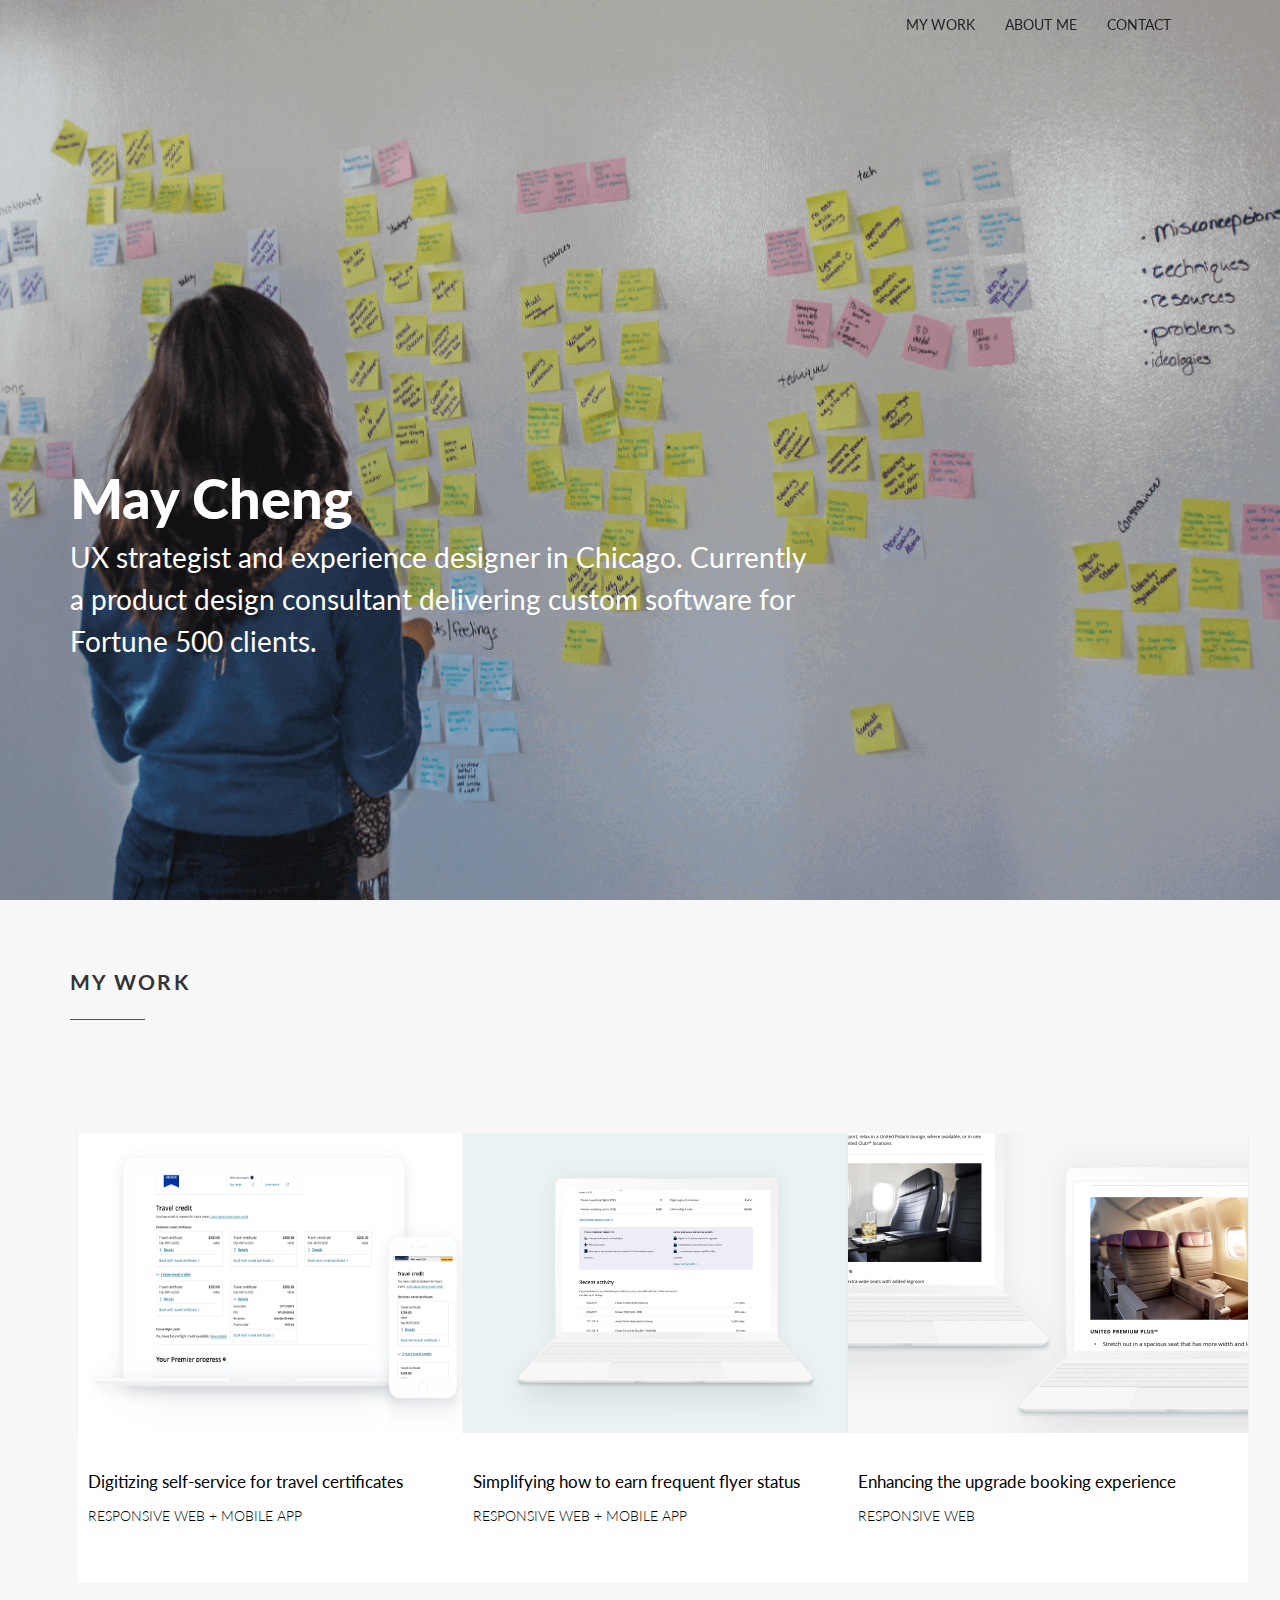
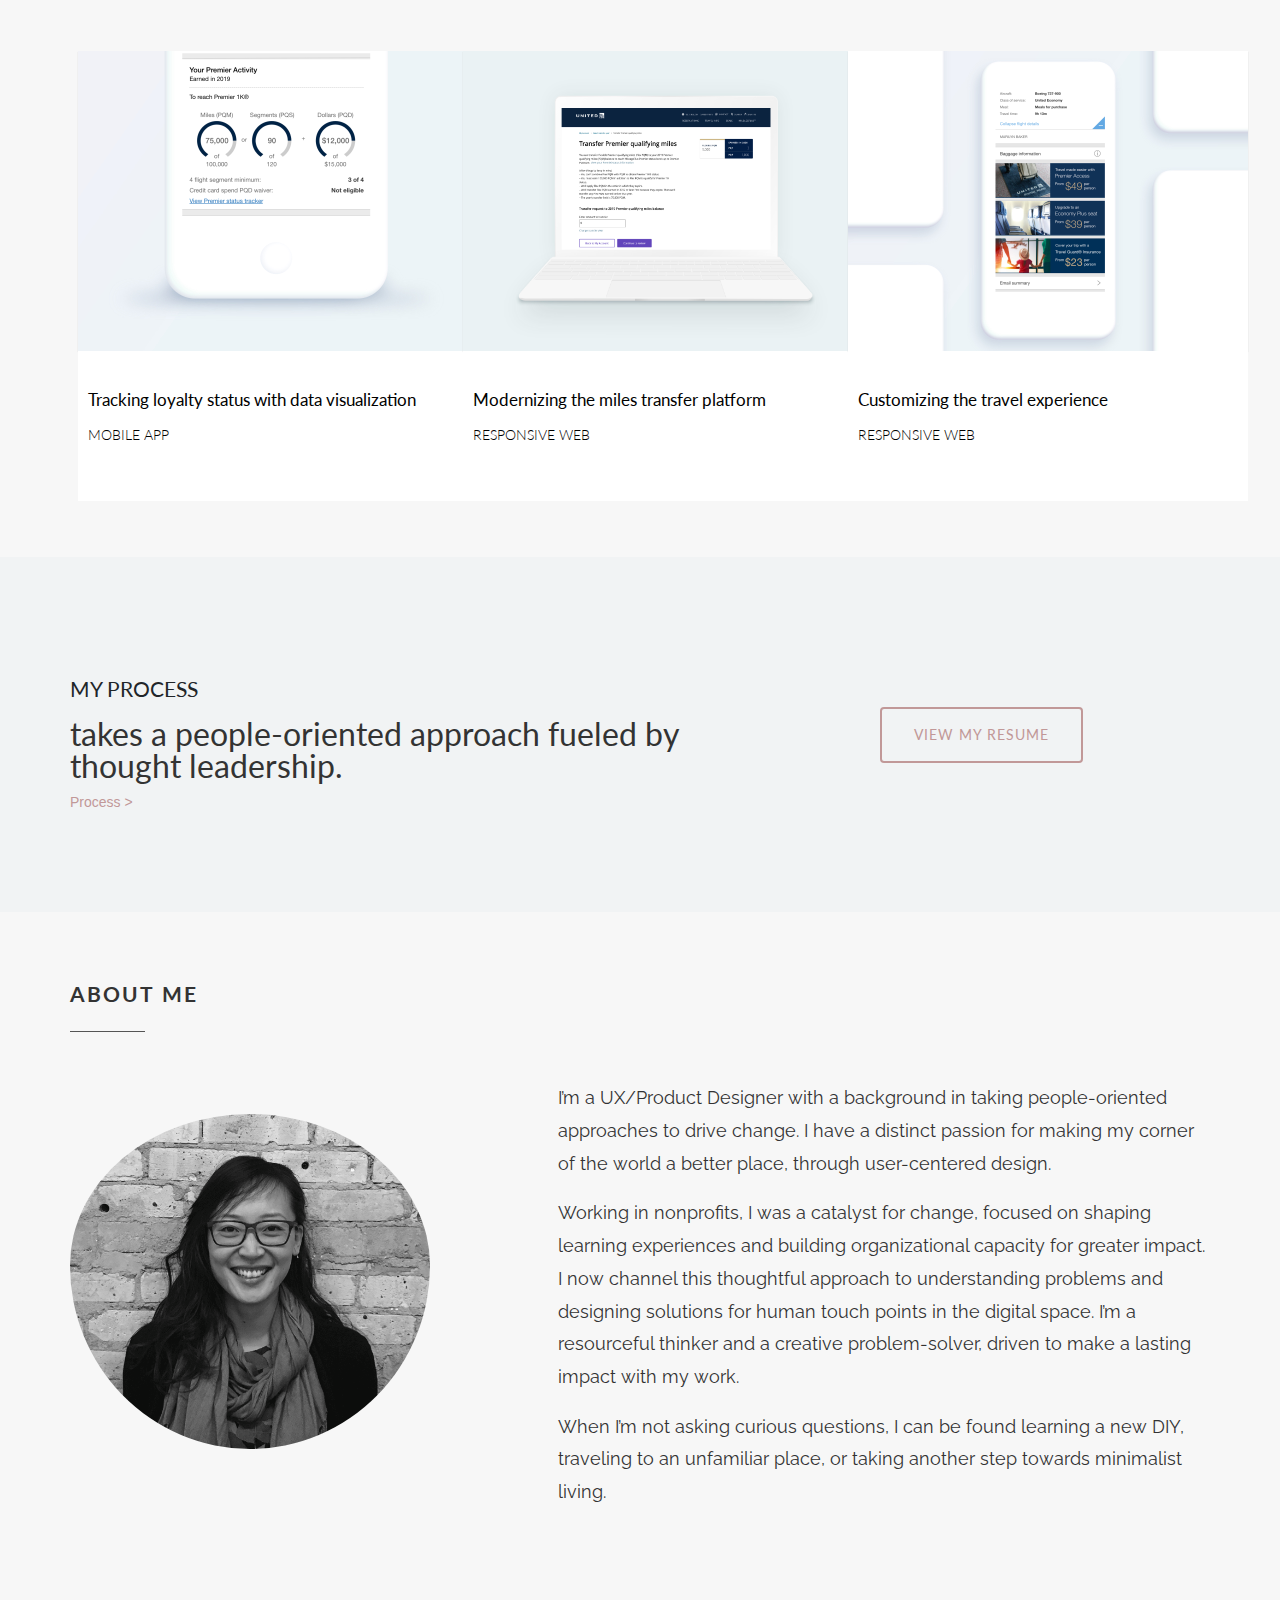
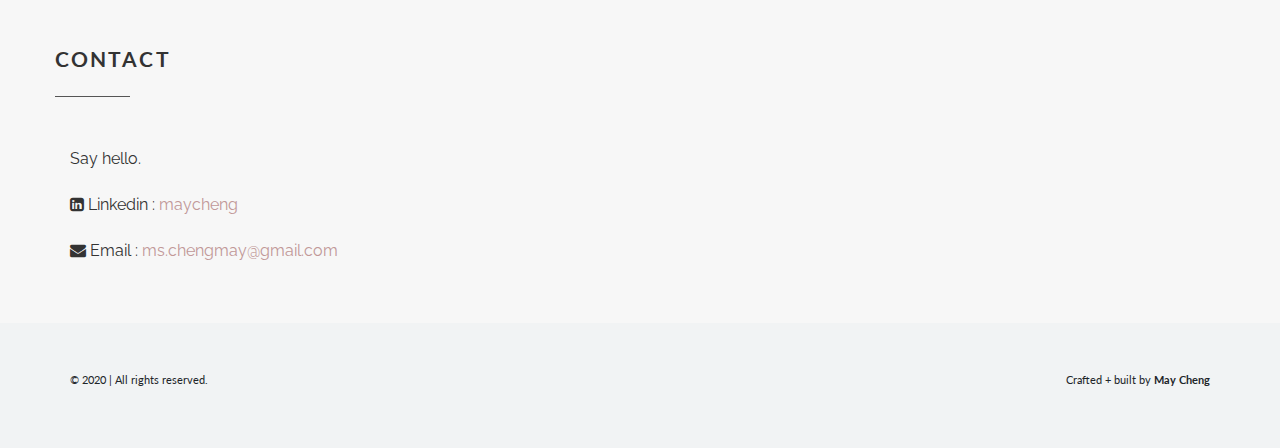
<file: index.html>
<!DOCTYPE html>
<html lang="en">

<head>

    <meta charset="utf-8">
    <meta http-equiv="X-UA-Compatible" content="IE=edge">
    <meta name="viewport" content="width=device-width, initial-scale=1">
    <meta name="description" content="">
    <meta name="author" content="">

    <title>May Cheng - UX Product Designer</title>

    <!-- Bootstrap Core CSS -->
    
    <link href="css/bootstrap.min.css" rel="stylesheet"> 
    <link href="css/main-page.css" rel="stylesheet">

    <!-- Custom Fonts -->
    <link href="font-awesome/css/font-awesome.min.css" rel="stylesheet" type="text/css">
    <link href="http://fonts.googleapis.com/css?family=Lato:300,400,700,300italic,400italic,700italic" rel="stylesheet" type="text/css">
    <link href="https://fonts.googleapis.com/css2?family=Raleway:ital,wght@0,100;0,200;0,300;0,400;0,500;0,600;0,700;0,800;0,900;1,100;1,200;1,300;1,400;1,500;1,600;1,700;1,800;1,900&display=swap" rel="stylesheet">
    <!--Jquery-->

    <script src="https://ajax.googleapis.com/ajax/libs/jquery/2.1.3/jquery.min.js"></script>

    <!--
    <script src="https://use.typekit.net/jev1dcz.js"></script>
    <script>try{Typekit.load({ async: true });}catch(e){}</script>
    -->

    <!--HTML5 Shim and Respond.js IE8 support of HTML5 elements and media queries 
    WARNING: Respond.js doesn't work if you view the page via file:// 
    [if lt IE 9]-->

    <script src="https://oss.maxcdn.com/libs/html5shiv/3.7.0/html5shiv.js"></script>
    <script src="https://oss.maxcdn.com/libs/respond.js/1.4.2/respond.min.js"></script>
  

</head>


<body>

    <!-- Navigation -->
    <nav class="navbar navbar-default navbar-fixed-top topnav" role="navigation">
        <div class="container topnav header">
            <div class="row">
                <div class="col-md-offset-1 col-md-10">
                    <!-- Brand and toggle get grouped for better mobile display -->
                    <div class="navbar-header">
                        <button type="button" class="navbar-toggle" data-toggle="collapse" data-target="#bs-example-navbar-collapse-1">
                            <span class="sr-only">Toggle navigation</span>
                            <span class="icon-bar"></span>
                            <span class="icon-bar"></span>
                            <span class="icon-bar"></span>
                        </button>
                        <!-- <a class="navbar-brand topnav home" href="#">May Cheng</a> -->
                    </div>
                    <!-- Collect the nav links, forms, and other content for toggling -->
                    <div class="collapse navbar-collapse" id="bs-example-navbar-collapse-1">
                        <ul class="nav navbar-nav navbar-right topnav">
                            <li>
                                <a href="#work">My work</a>
                            </li>
                            <li>
                                <a href="#about">About me</a>
                            </li>
                            <li>
                                <a href="#contact">Contact</a>
                            </li>
                        </ul>
                    </div>
                    <!-- /.navbar-collapse -->
                 </div>   
            </div>
        </div>
        <!-- /.container -->
    </nav>



<!-- Hero -->
    <section class="main-header"> 
            <div class="hero-content">
            <div class="container clearfix">
                <div class="row">
                <div class="col-sm-12 col-md-8">
                    <h1><strong>May Cheng</strong></h1>
                    <p>UX strategist and experience designer in Chicago. Currently a product design consultant delivering custom software for Fortune 500 clients.</p>
                </div>
                </div>
            </div>
            </div>
    </section>



    <!--My work-->

    <a  name="work"></a>
    <div class="main-section">
            <div class="container">

                <div class="row"> 
                    <div class="col-sm-12">
                    <h2 class="main-section-title">My work</h2>
                    <div class="main-section-underline"></div>
                    </div>
                </div>
            </div>

            <div class="container-fluid">
                <div class="row gallery">

                    <div class="col-sm-12 col-md-4">
                        <div class="workthumbnail">
                        <a href="indexpage1.html">
                    <img class="img-responsive" src="img/thumbnailetc.jpg" alt="">
                            <div class="thumbnaildescription">
                            <h3>Digitizing self-service for travel certificates</h3>
                            <p>Responsive web + Mobile app</p>
                            </a>
                            </div>
                        </div>
                    </div>

                    <div class="col-sm-12 col-md-4">
                        <div class="workthumbnail">
                        <a href="indexpage2.html">
                    <img class="img-responsive" src="img/ThumbnailVBQ.jpg" alt="">
                            <div class="thumbnaildescription">
                            <h3>Simplifying how to earn frequent flyer status</h3>
                            <p>Responsive web + Mobile app</p>
                            </a>
                            </div>
                        </div>
                    </div>

                    <div class="col-sm-12 col-md-4">
                        <div class="workthumbnail">
                        <a href="indexpage3.html">
                    <img class="img-responsive" src="img/ThumbnailPPR.jpg" alt="">
                            <div class="thumbnaildescription">
                            <h3>Enhancing the upgrade booking experience</h3>
                            <p>Responsive web</p>
                            </a>
                            </div>
                        </div>
                    </div>
                
                </div>


                <div class="row gallery">

                    <div class="col-sm-12 col-md-4">
                        <div class="workthumbnail">
                        <a href="work4.html">
                    <img class="img-responsive" src="img/thumbnailpst.jpg" alt="">
                            <div class="thumbnaildescription">
                            <h3 class>Tracking loyalty status with data visualization</h3>
                            <p class>Mobile app</p>
                            </a>
                            </div>
                        </div>
                    </div>

                    <div class="col-sm-12 col-md-4">
                        <div class="workthumbnail">
                        <a href="work5.html">
                    <img class="img-responsive" src="img/thumbnailflex.jpg" alt="">
                            <div class="thumbnaildescription">
                            <h3 class>Modernizing the miles transfer platform</h3>
                            <p class>Responsive web</p>
                            </a>
                            </div>
                        </div>
                    </div>

                    <div class="col-sm-12 col-md-4">
                        <div class="workthumbnail">
                        <a href="work6.html">
                    <img class="img-responsive" src="img/thumbnailao.jpg" alt="">
                            <div class="thumbnaildescription">
                            <h3 class="phototitle">Customizing the travel experience</h3>
                            <p class="photosubtitle">Responsive web</p>
                            </a>
                            </div>
                        </div>
                    </div>
                
                </div>


                </div>


                <!-- <div class="container-fluid">
                <div class="row">
                <div class="col-sm-12 col-md-4 portfolio-item">
                    <a href="work6.html" class="portfolio-link">
                        <div class="portfolio-hover">
                            <div class="portfolio-hover-content">
                            <p>Website + App</p>
                            </div>
                        </div>
                        <img src="img/thumbnailao.jpg" class="img-responsive" alt="">
                    </a>
                </div>
                </div>
                </div> -->



                <!-- <div class="row">
                        <div class="col-sm-offset-5 col-sm-2">
                        <a href="indexpage4.html" class="btn btn-primary btn-sm outline" role="button">My process</a>
                        </div>
                </div> -->


            </div>
    </div>




<!--My Process Section-->

    <section class="main-section-process">
        <div class="section-process">
        <div class="container clearfix">

                <div class="row">
                        <div class="col-md-7">
                            <h2>My process</h2>
                            <p>takes a people-oriented approach fueled by thought leadership.</p>
                            <a href="indexpage4.html">Process > </a>
                        </div>

                        <div class="col-md-5 text-center">
                            <a href="#resume" class="btn btn-primary btn-md outline" role="button" data-toggle="modal">View my resume</a>
                        </div>
                </div>
    
        </div>
        </div>
    </section>




<!--About Me Section-->

<a name="about"></a> 
    <div class="main-section">

        <div class="container">

                
                <div class="row"> 
                        <div class="col-sm-12">
                            <h2 class="main-section-title">About me</h2>
                            <div class="main-section-underline"></div>
                            <div class="clearfix"></div>
                        </div>
                </div>


                <div class="row">
                        <div class="col-sm-5 col-lg-4">
                            <img class="img-responsive main-profile-photo img-circle" src="img/profile.png" alt="Profile Photo">
                        </div>

                        <div class="col-sm-1 col-lg-1">
                        </div>


                        <div class="col-sm-6 col-lg-7">
                            <p class="main-section-content">I’m a UX/Product Designer with a background in taking people-oriented approaches to drive change. I have a distinct passion for making my corner of the world a better place, through user-centered design.</p>

                            <p class="main-section-content">Working in nonprofits, I was a catalyst for change, focused on shaping learning experiences and building organizational capacity for greater impact. I now channel this thoughtful approach to understanding problems and designing solutions for human touch points in the digital space.  I’m a resourceful thinker and a creative problem-solver, driven to make a lasting impact with my work.</p>
                        
                            <p class="main-section-content">When I’m not asking curious questions, I can be found learning a new DIY, traveling to an unfamiliar place, or taking another step towards minimalist living.</p>
                        </div>
                </div>

            



                </div>

                
                </div>

        </div>

<div class="main-section-divider"></div>

 
<a  name="contact"></a>
    <div class="main-section">

            <div class="container">

                <div class="row">     
                            <h2 class="main-section-title">Contact</h2>
                            <div class="main-section-underline"></div>
                            <div class="clearfix"></div>
                    </div>

                    <!-- <div class="row">        
                        <div class="col-md-8">
                            <p class="main-section-content">Reach out. We could collaborate, share, or dream together.</p>
                        </div>
                    </div>  -->
<!-- 
                <div class="row">
                        <div class="col-sm-offset-5 col-sm-2">

                        <a href="#resume" class="btn btn-primary btn-sm outline" role="button" data-toggle="modal">View my resume</a>
                        </div>
                </div> -->

                <!-- Modal -->
                        <div id="resume" class="modal fade" role="dialog">
                        <div class="modal-dialog modal-lg">

                        <!-- Modal content-->
                            <div class="modal-content">
                                <div class="modal-header">
                                <button type="button" class="close" data-dismiss="modal">&times;</button>
                                </div>
                            
                                <div class="modal-body">
                                <p><img class="img-responsive" src="img/resume.png" alt="Resume"></p>
                                </div>
                            </div>
                        </div>
                        </div>  

                    <div class="row">        
                        <div class="col-md-12"> 
                            <p>Say hello.</p>  
                            <p>
                            <i class="fa fa-linkedin-square"></i>
                            Linkedin : 
                             <a target="_blank" href="https://www.linkedin.com/in/maycheng">maycheng</a>
                            </p>

                            <p>
                            <i class="fa fa-envelope"></i>
                            Email : 
                            <a target="_blank" href="mailto:ms.chengmay@gmail.com">ms.chengmay@gmail.com</a>
                            </p>
                        </div>
                    </div>

            </div>
    </div>
   


    <!-- Footer -->
    <footer>
            <div class="container">
                    <div class="row">
                        <div class="col-sm-12 col-md-6">               
                        <p class="page-footer">&copy 2020 | All rights reserved.</p>
                        </div>

                        <div class="col-sm-12 col-md-6">               
                        <p class="page-footer text-right">Crafted + built by <strong>May Cheng</strong></p>
                        </div>
                    </div>
            </div>
    </footer>

    <!-- jQuery -->
    <script src="js/jquery.js"></script>

    <!-- Bootstrap Core JavaScript -->
    <script src="js/bootstrap.min.js"></script>
    <script src="js/header.js"></script>

</body>

</html>
</file>
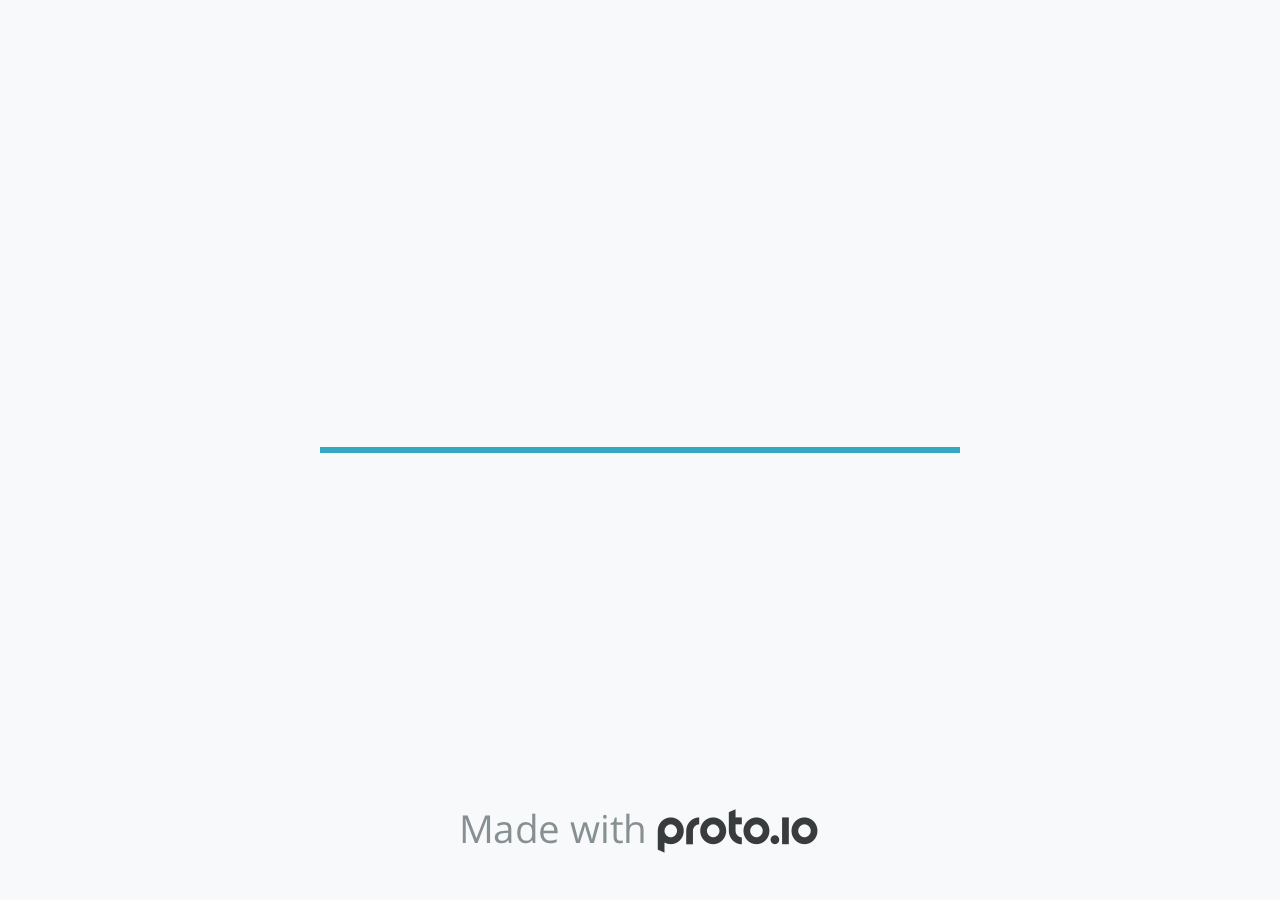
<file: curiousprototype/index.html>
<!DOCTYPE HTML>
	<head>
		<meta charset="utf-8">

		<title>Project Cake - Proto.io</title>  

			<meta name="HandheldFriendly" content="True">
			<meta name="MobileOptimized" content="#width#"> 

			
			
			
			<meta name="viewport" content="width=device-width, minimum-scale=0.50, maximum-scale=0.50, initial-scale=0.50, user-scalable=no, target-densitydpi=device-dpi" /> 

			<meta name="format-detection" content="telephone=no">


			

					<link rel="shortcut icon" href="./assets/branding/apple-touch-icon.png">
				

			<style>
				body * {-webkit-text-size-adjust: 100%;}
			</style>
		

		<meta http-equiv="cleartype" content="on"> 

		

				<link rel="stylesheet" href="./stylesheets/player-engine-min.css?5.16.9.1" />
				<script type="text/javascript" src="./scripts/player-engine-min.js?5.16.9.1"></script>

				

				
				<script type="text/javascript" src="./libraries/common/components.js"></script> 

				
					<link type="text/css" href="./libraries/common/components.2.00.css" rel="Stylesheet" /> 
					
					<link type="text/css" href="./libraries/icons/components.2.00.css" rel="Stylesheet" /> 
					
						<script type="text/javascript" src="./libraries/icons/components.js"></script> 
					
					<link type="text/css" href="./libraries/ios7/components.2.00.css" rel="Stylesheet" /> 
					
						<script type="text/javascript" src="./libraries/ios7/components.js"></script> 
					
					<link type="text/css" href="./libraries/sounds/components.2.00.css" rel="Stylesheet" /> 
					
						<script type="text/javascript" src="./libraries/sounds/components.js"></script> 
					

				<script type="text/javascript" src="./data/data.js"></script> 
			
		<style>
			.landscape, .landscape .prx-page { min-height: 750px; }
			.portrait, .portrait .prx-page { min-height: 1334px; }
		</style>
		
			<script type="text/javascript">

				prx.spaces = false;

				
				
					var sLinkedAssets = [];
					

				prx.url['account'] = 'https://dantristan1.proto.io';
				prx.url['staticassets'] = 'https://gal.proto.io';

				
				
					prx.device = 'default';
				

				prx.device_library = 'ios9';
				prx.devices[prx.device] = {
						name: prx.device
						,caption: "iPhone 6/6s"
						,defaultOrientation: 'portrait'
						,portrait_applies: 1 //new
						,portrait: [750,1334]
						,landscape_applies: 1 //new
						,landscape: [1334,750]
						,allow_orientation_change: 1 //new
						,statusbar_skin: 'default' // new
						,statusbarheightportrait: 0
						,statusbarheightlandscape: 0
						,navigationbar_skin: 'default' //new
						,navigationbarheightportrait: 0
						,navigationbarheightlandscape: 0

						,normalportrait: [750,1334]
						,normallandscape: [1334,750]
						,device_s3bucket: 'd9b807e3-a35a-499b-adf7-f0a92ba19cf3'
						,dpr: '2.00'
						,deviceType: "default"
						,scrollType: "default"


				}


				// prx.mobilebrowser = !0; 
				prx.iosmobilebrowser = /(iPad|iPhone|iPod)/g.test( navigator.userAgent );

				prx.embed = 0;

				
				prx.filename = '2e99e0aa-8f5a-46e9-9823-7be9fab11d9b';
				prx.ron = '0'; // Reviewers LIVE PREVIEW is ON
				prx.url.devices = 'https://dteyv52hbg2at.cloudfront.net/devices';
				prx.save = 'false'; 

				prx.statusbar = '0';
				prx.statusbarapplies = '0';

				prx.navigationbar = '0';
				prx.navigationbarapplies = '0';

				prx.url.static = 'https://dteyv52hbg2at.cloudfront.net';
				prx.vup = '1';
				
					prx.v = '0';
				
				prx.rl = '1';
				prx.s3b = 'dantristan1-229480-proto';
				prx.projectid = '2e99e0aa-8f5a-46e9-9823-7be9fab11d9b';
				prx.initialpageid = false;
				prx.deviceorientation = 'portrait';
				prx.export2html = '1';
				prx.nodejsassetsserver = {};
				prx.nodejsassetsserver.host = ".proto.io";
				prx.nodejsassetsserver.subdomainprefix = "https://at";
				prx.nodejsassetsserver.maxsubdomains = "20";
				prx.showActions._flashActions = 0;
				prx.account = 'dantristan1';

				 
				
					prx.componentsHelper.getAssetUrl = function(asset) {
						var assetType = asset.assetType;
						var url;
						if (typeof(asset.targetSrc) != "undefined") {
							url =  './assets/' + asset.targetSrc;
						}else if (typeof(asset.targetSrc)=="undefined" && asset.fileId.substring(asset.fileId.lastIndexOf('.')+1)=="svg" && typeof(asset.color)!="undefined"){
							url =  './assets/generated/' + asset.fileId.slice(0, -4) + "_" + asset.color.toLowerCase() + ".svg";

						}
						  else {
							if(prx.dropboxfs && asset.bucketsource != "static") {
								url =  './assets/' + asset.fileId;
							} else {
								url =  './assets/' + asset.url;
							}
						}

						//linked assets
						if (asset.assetType == "project") {
							if (typeof(sLinkedAssets["p2e99e0aa-8f5a-46e9-9823-7be9fab11d9b_"+asset.fileId]) != "undefined") {
								url = sLinkedAssets["p2e99e0aa-8f5a-46e9-9823-7be9fab11d9b_"+asset.fileId];
							}
						}

						if (asset.assetType == "account") {
							if (typeof(sLinkedAssets["p_"+asset.fileId]) != "undefined") {
								url = sLinkedAssets["p_"+asset.fileId];
							}
						}

						return url;
					}
				
				


				prx.orientation._orientation = prx.orientation.get();
				prx.orientation.changeBody(prx.orientation._orientation);


				prx.user = {};
				prx.user.country = 'US';

				
					prx.user.loggedin = true;
					prx.user.id = '279726';
					prx.user.editor_access = true;
					prx.user.uuid = '68b7ad9a-b35e-42b3-be45-eb7bf46f713c';
					prx.user.fullname = 'Dan Tristan';
				


				$(document).ready(function(){

					prx.inProtoApp = (typeof(prx.utils.getCookie('appbakerIosWrapper')) != "undefined" || typeof(prx.utils.getCookie('protoAppAndroidWrapper')) != "undefined") || 0;
					prx.inProtoIOsApp = (typeof(prx.utils.getCookie('appbakerIosWrapper')) != "undefined");
					prx.inProtoAndroidApp = (typeof(prx.utils.getCookie('protoAppAndroidWrapper')) != "undefined");

					// STATUSBAR = TOP BAR
					if (prx.statusbarapplies == true) { // didnt work without  == true!
						prx.allowstatusbar = true;
					} else {
						prx.allowstatusbar = false;
					}

					

						if (!prx.inProtoApp && prx.allowstatusbar) {
							// CHECK STATUSBAR ON IOS
							var _agents = navigator.userAgent.toLowerCase().match(/(iphone|ipod|ipad)/g); // iOS
							if (_agents) {
								// if in safari, false, if in add to home, true
								var _standalone = window.navigator.standalone ? true:false;
								if(_standalone) {
								 	// ANNAM 5.2.3 for ios7 translucent statusbars
								 	// if standalone ios, always allow statusbar
									//prx.allowstatusbar = false;
									prx.allowstatusbar = true;
									// ANNAM 5.14.16
									// after letterboxing, statusbar doesn't always appear on top of the project - it might be bigger if the project is zoomed out
									// changed statusbars to black-not translucent in letterbox and leaving statusbar as is, resulting in double statusbars but that's ok
									//prx.devices[prx.device].statusbar_skin = 'default';
									//$('body').prepend("<style>.type-ios7-statusbar .ios7-statusbar-inner * { display: none; }</style>");
								} else {
							 		

							 		// if not fullscreen then disable statusbar
							 		if(!($(window).width() == prx.devices[prx.device][prx.orientation._orientation][0] && $(window).height() == prx.devices[prx.device][prx.orientation._orientation][1])) {
										prx.allowstatusbar = false;
							 		}
							 	}
							}

							// CHECK STATUSBAR ON ANDROID
							
							try {
								_agents = navigator.userAgent.toLowerCase().match(/(android)/g); // Android
								if (_agents) {
									// if not fullscreen then disable statusbar
							 		if(!($(window).width() == prx.devices[prx.device][prx.orientation._orientation][0] && $(window).height() == prx.devices[prx.device][prx.orientation._orientation][1])) {
										prx.allowstatusbar = false;
							 		}
								}
							} catch(err) {alert(err)}
						}
					


					// NAVIGATION BAR = BOTTOM BAR
					if (prx.navigationbarapplies) {
						prx.allownavigationbar = true;
					} else {
						prx.allownavigationbar = false;
					}

					
					var _agents = navigator.userAgent.toLowerCase().match(/(android)/g);
					if (_agents) {
						try {
							if(!($(window).width() == prx.devices[prx.device][prx.orientation._orientation][0] && $(window).height() == prx.devices[prx.device][prx.orientation._orientation][1])) {
								prx.allownavigationbar = false;
					 		}
				 		} catch(err) {alert(err)}
				 		$('body').prepend("<style>.prx-page { position: absolute!important; }</style>");
					}
					


					$('#dragarea').css('width',$(window).width()+'px');
					$('#dragarea').css('height',$(window).height()+'px');

					if (typeof(prx.xdata) != "undefined") {
						prx.xdata = JSON.stringify(prx.xdata);
					}

					prx.s3Links = {};

					prx.loading.load(prx.filename);

					

				});
			</script>
		
	</head>

	<body oncontextmenu="return false;" class="player device-cursor-touch" style="overflow: hidden; width: 750px; height: 1334px;" id="mbd">

		
		
		<div id="window-wrapper" style="width: 100%; height: 100%; overflow: hidden; position: relative">
			<div id="dragarea" style="display:none;"></div>
			<div id="statusbar"></div>
			<div id="underlay" style="position: absolute; top:0px;left:0px;"></div> <div class="prx-page" data-role="page" id="p-15" data-id="15"></div> <div class="prx-page" data-role="page" id="p-2" data-id="2"></div> <div class="prx-page" data-role="page" id="p-11" data-id="11"></div> <div class="prx-page" data-role="page" id="p-14" data-id="14"></div> <div class="prx-page" data-role="page" id="p-16" data-id="16"></div> <div class="prx-page" data-role="page" id="p-17" data-id="17"></div> <div class="prx-page" data-role="page" id="p-18" data-id="18"></div> <div class="prx-page" data-role="page" id="p-19" data-id="19"></div> <div class="prx-page" data-role="page" id="p-20" data-id="20"></div> <div class="prx-page" data-role="page" id="p-26" data-id="26"></div> <div class="prx-page" data-role="page" id="p-28" data-id="28"></div> <div class="prx-page" data-role="page" id="p-29" data-id="29"></div> <div class="prx-page" data-role="page" id="p-34" data-id="34"></div> <div class="prx-page" data-role="page" id="p-35" data-id="35"></div> <div class="prx-page" data-role="page" id="p-37" data-id="37"></div> <div class="prx-page" data-role="page" id="p-39" data-id="39"></div> 
			<div id="navigationbar"></div>


			<div id="overlay" style="position: absolute; top:0px;left:0px;"></div> <div id="trash" style="position: absolute; left:0px; display: none;"></div>

			<div id="quick-audios" style="position: absolute; left:0px; display: none;"></div>



		</div>

		

        	<div id="loader-wrapper">
				

				<div class="progress">
					<div class="progress-bar"></div>
				</div>
				<div id="poweredby"></div>
			</div>

			
				<style>
					#loader-wrapper #poweredby {
					background-image: url('images/player/madewithproto.png') !important;
					}

					@media (min-width: 481px) and (max-width:1079px)  {
					 #loader-wrapper #poweredby {
					 background-image: url('images/player/madewithproto@2x.png') !important;
					 height:32px;
					 }
					}
					@media (min-width: 1080px) {
						 #loader-wrapper #poweredby {
						 background-image: url('images/player/madewithproto@3x.png') !important;
						 height:48px;
						 }
					}
					@media (width: 1280px) and (height: 768px) {
						 #loader-wrapper #poweredby {
						 background-image: url('images/player/madewithproto.png') !important;
						 height:32px ;
						 }
					}
					.actionicon {
						background-image: url(images/player/actions-sprite-1.png);
					}
					.device-cursor-touch,.device-cursor-touch *{
						cursor: url('images/player/touch-cursor-64.png') 32 32,default !important;
					}
				</style>
			

	</body>
</html>
</file>
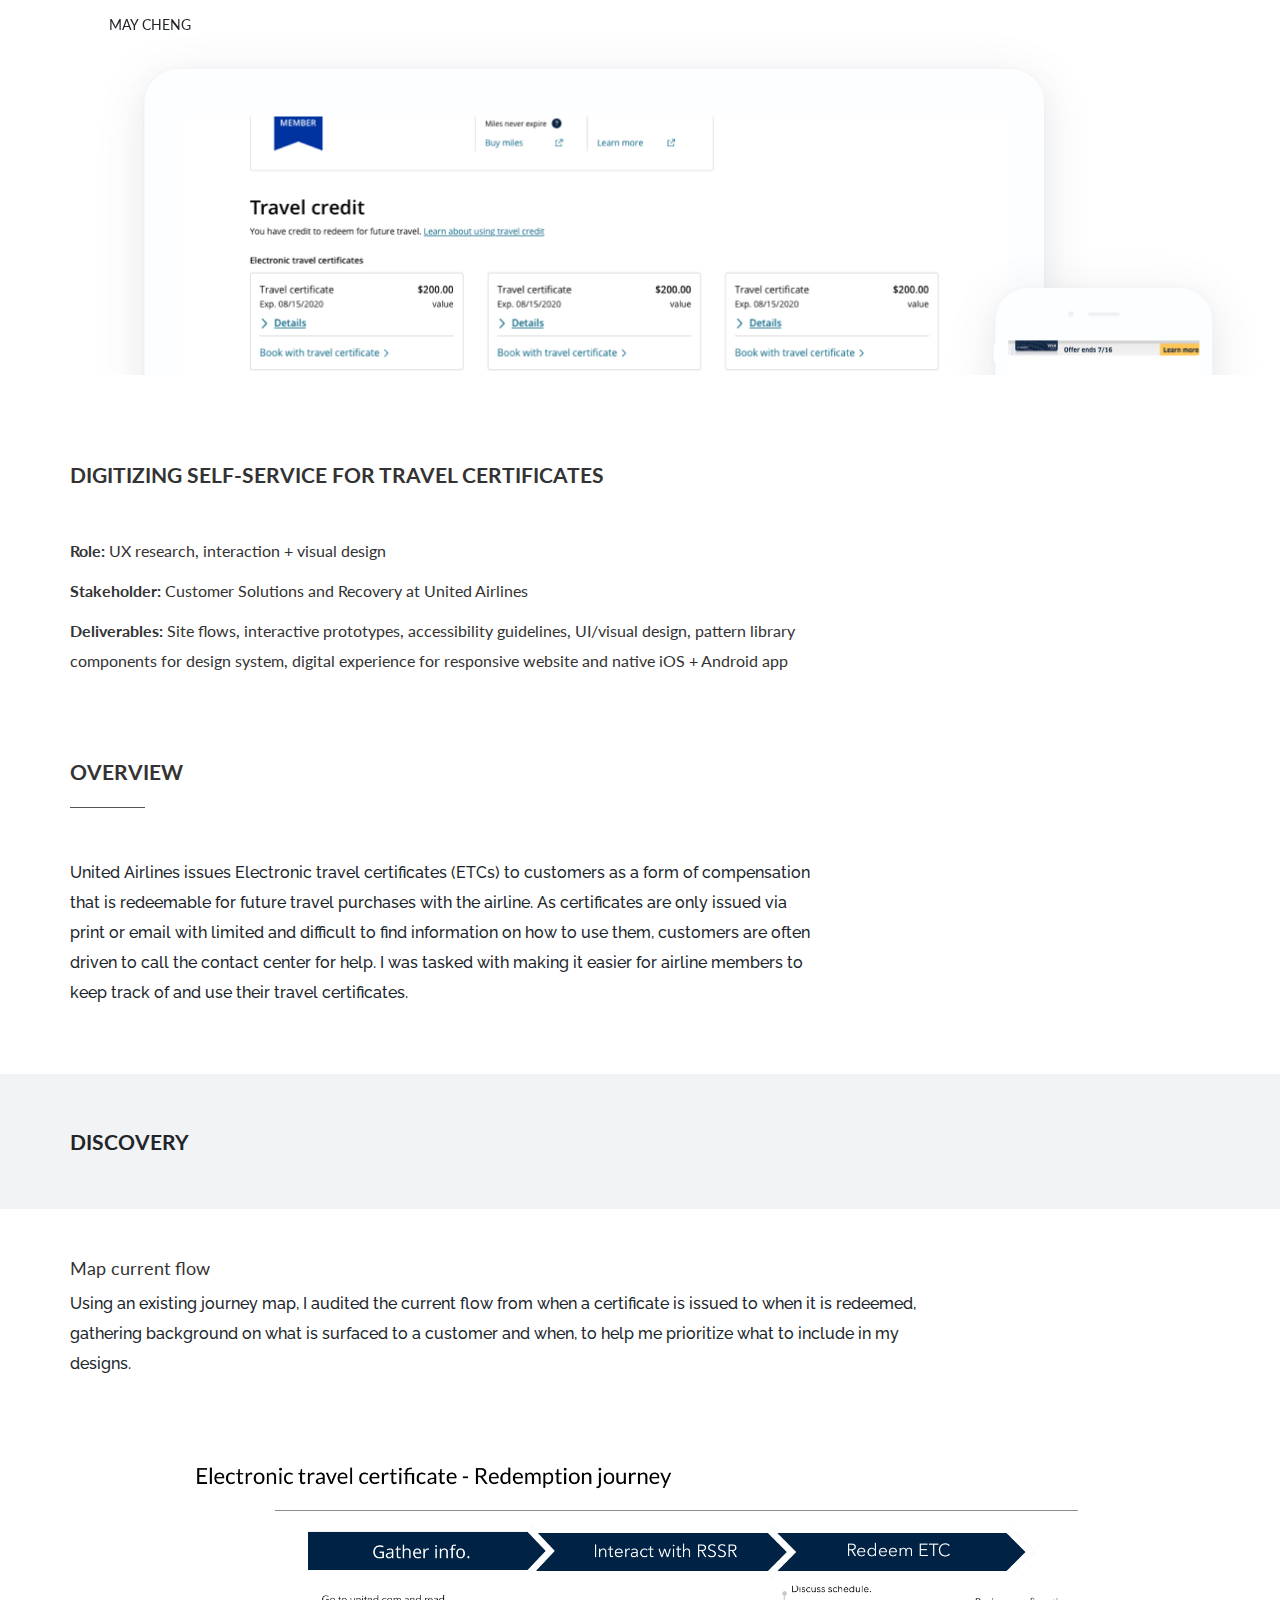
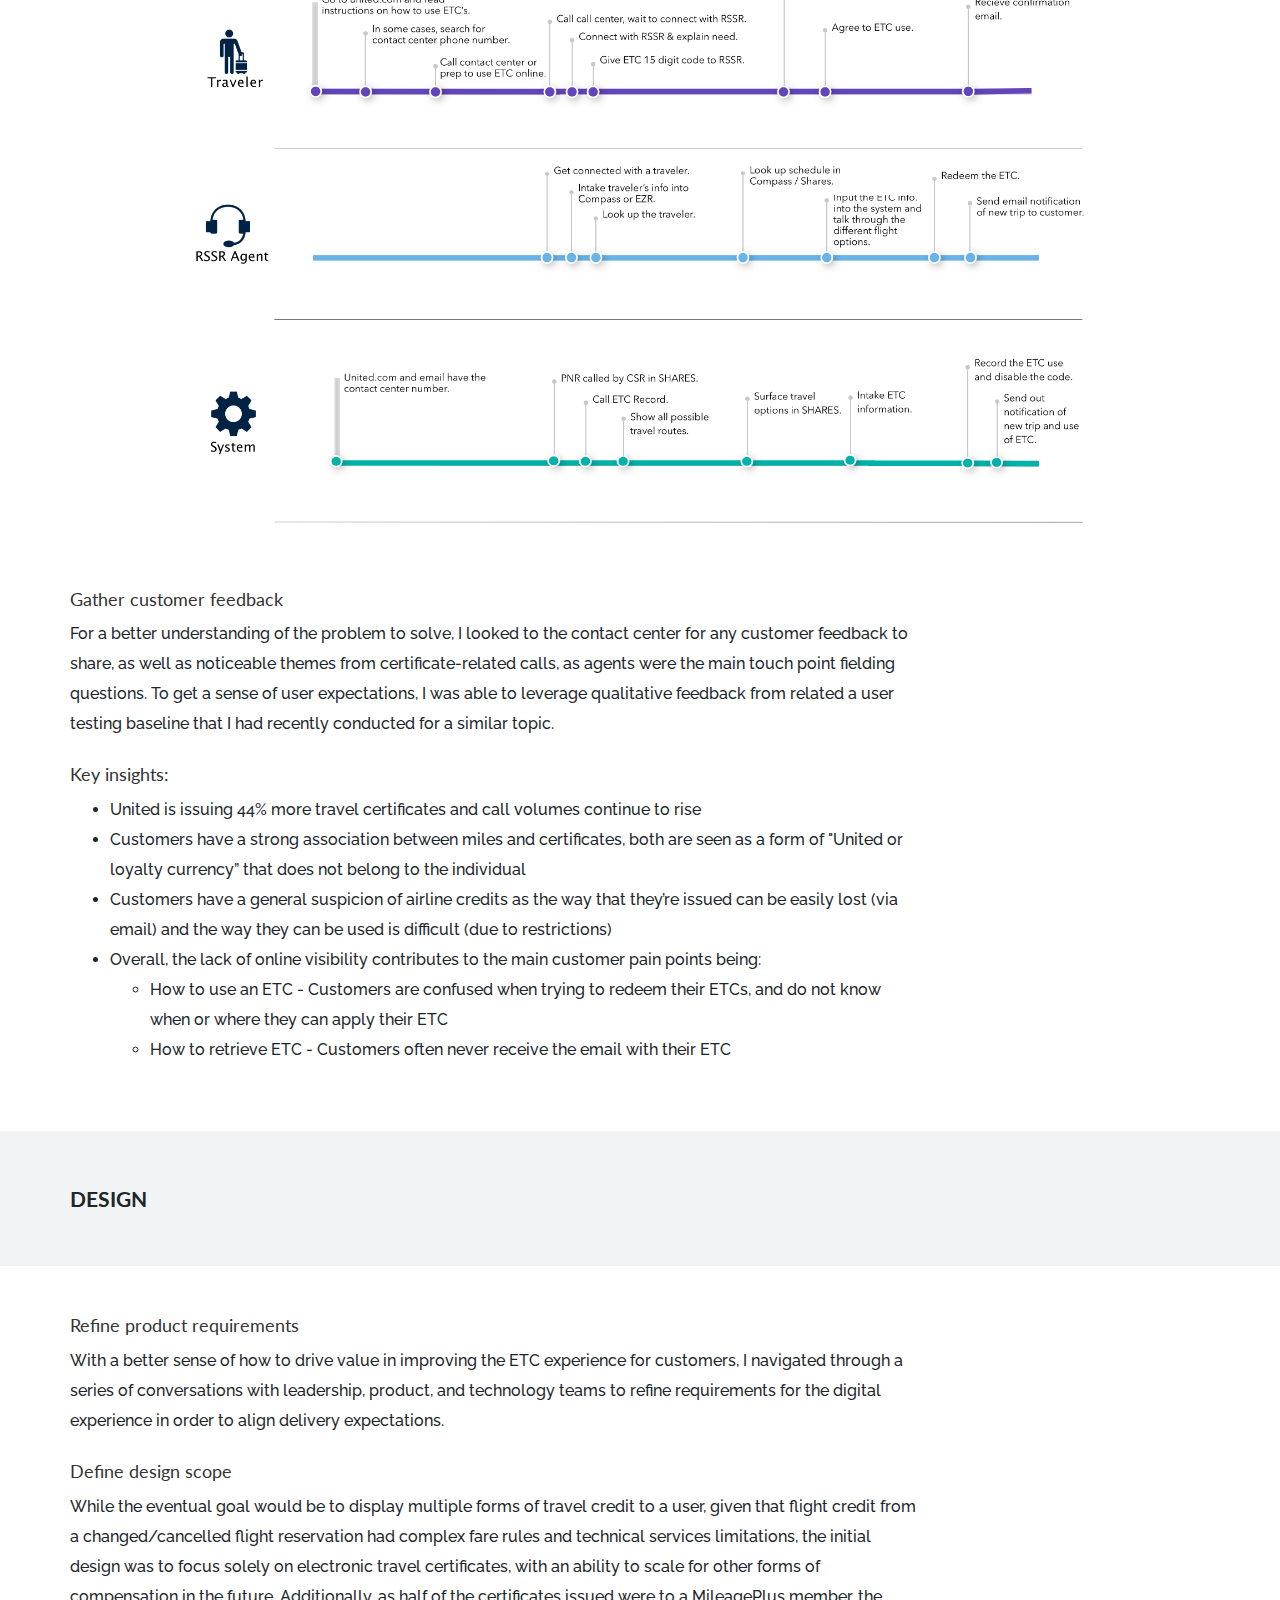
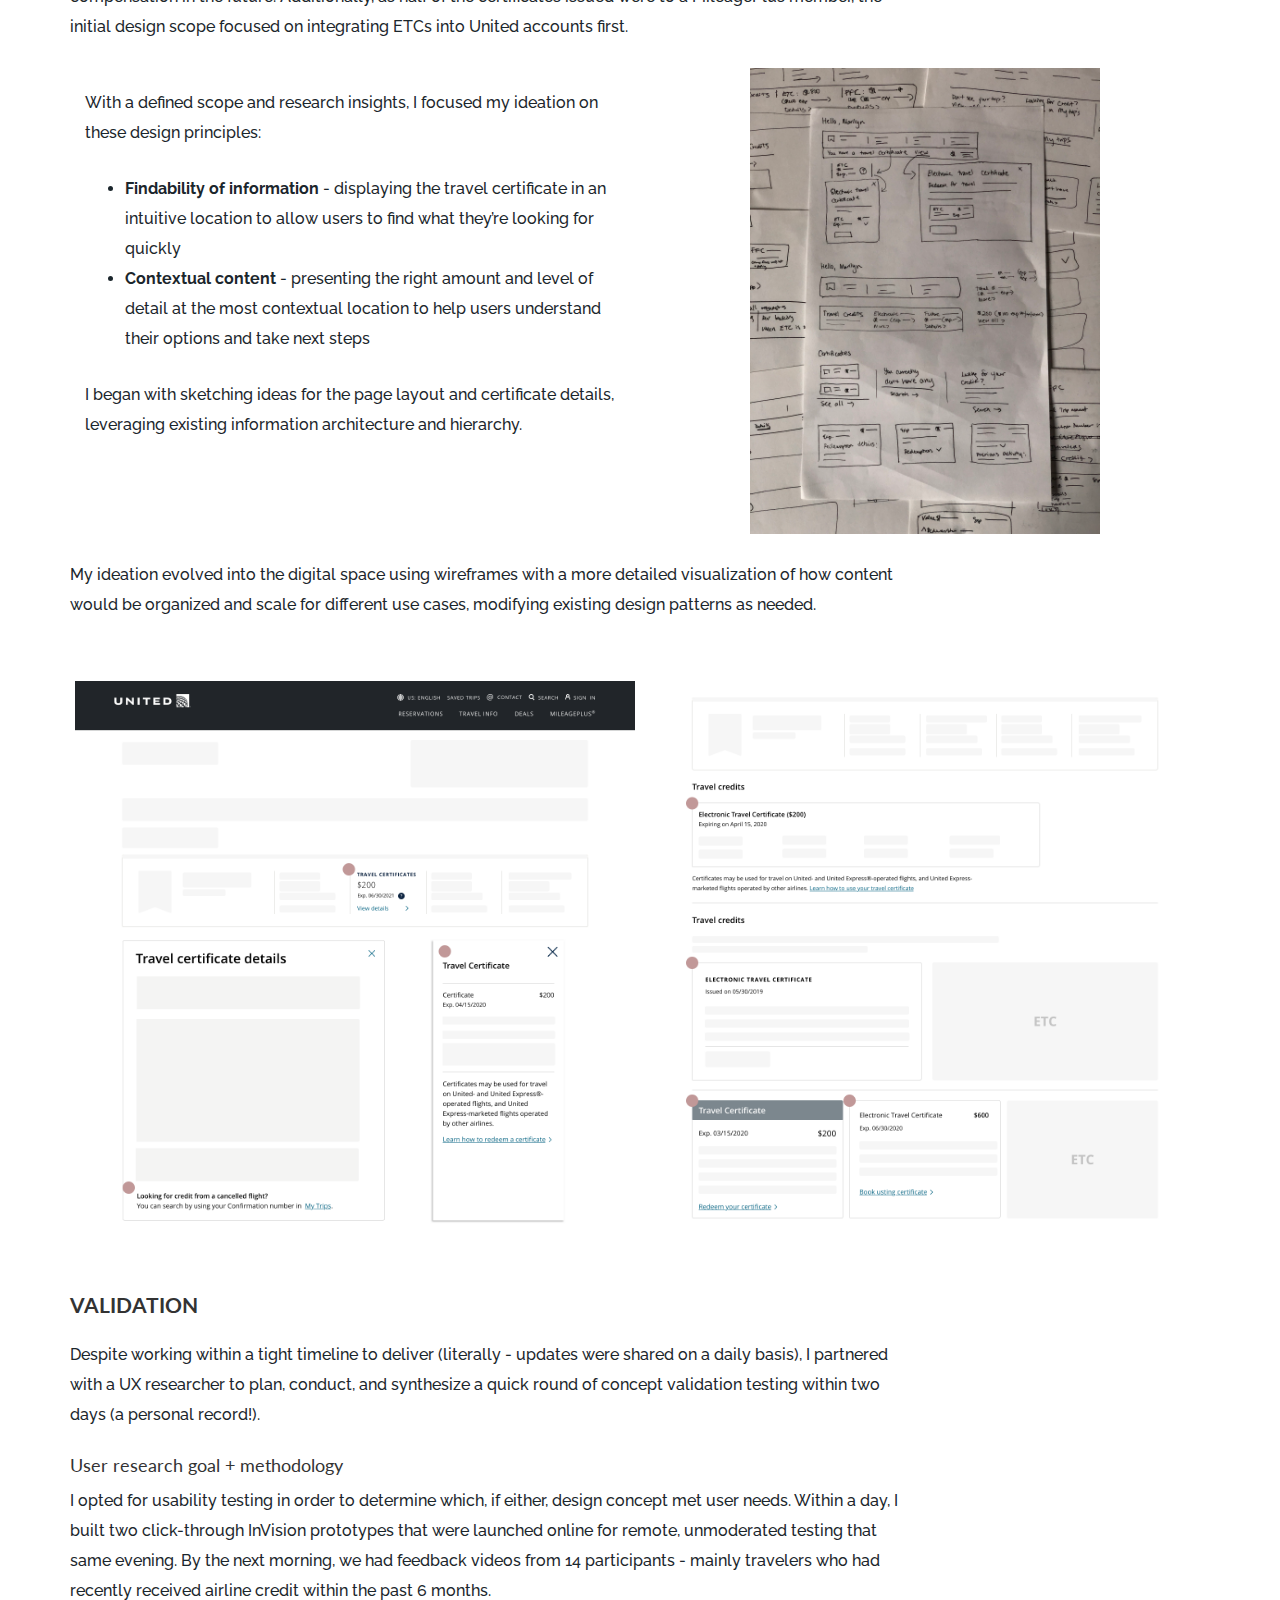
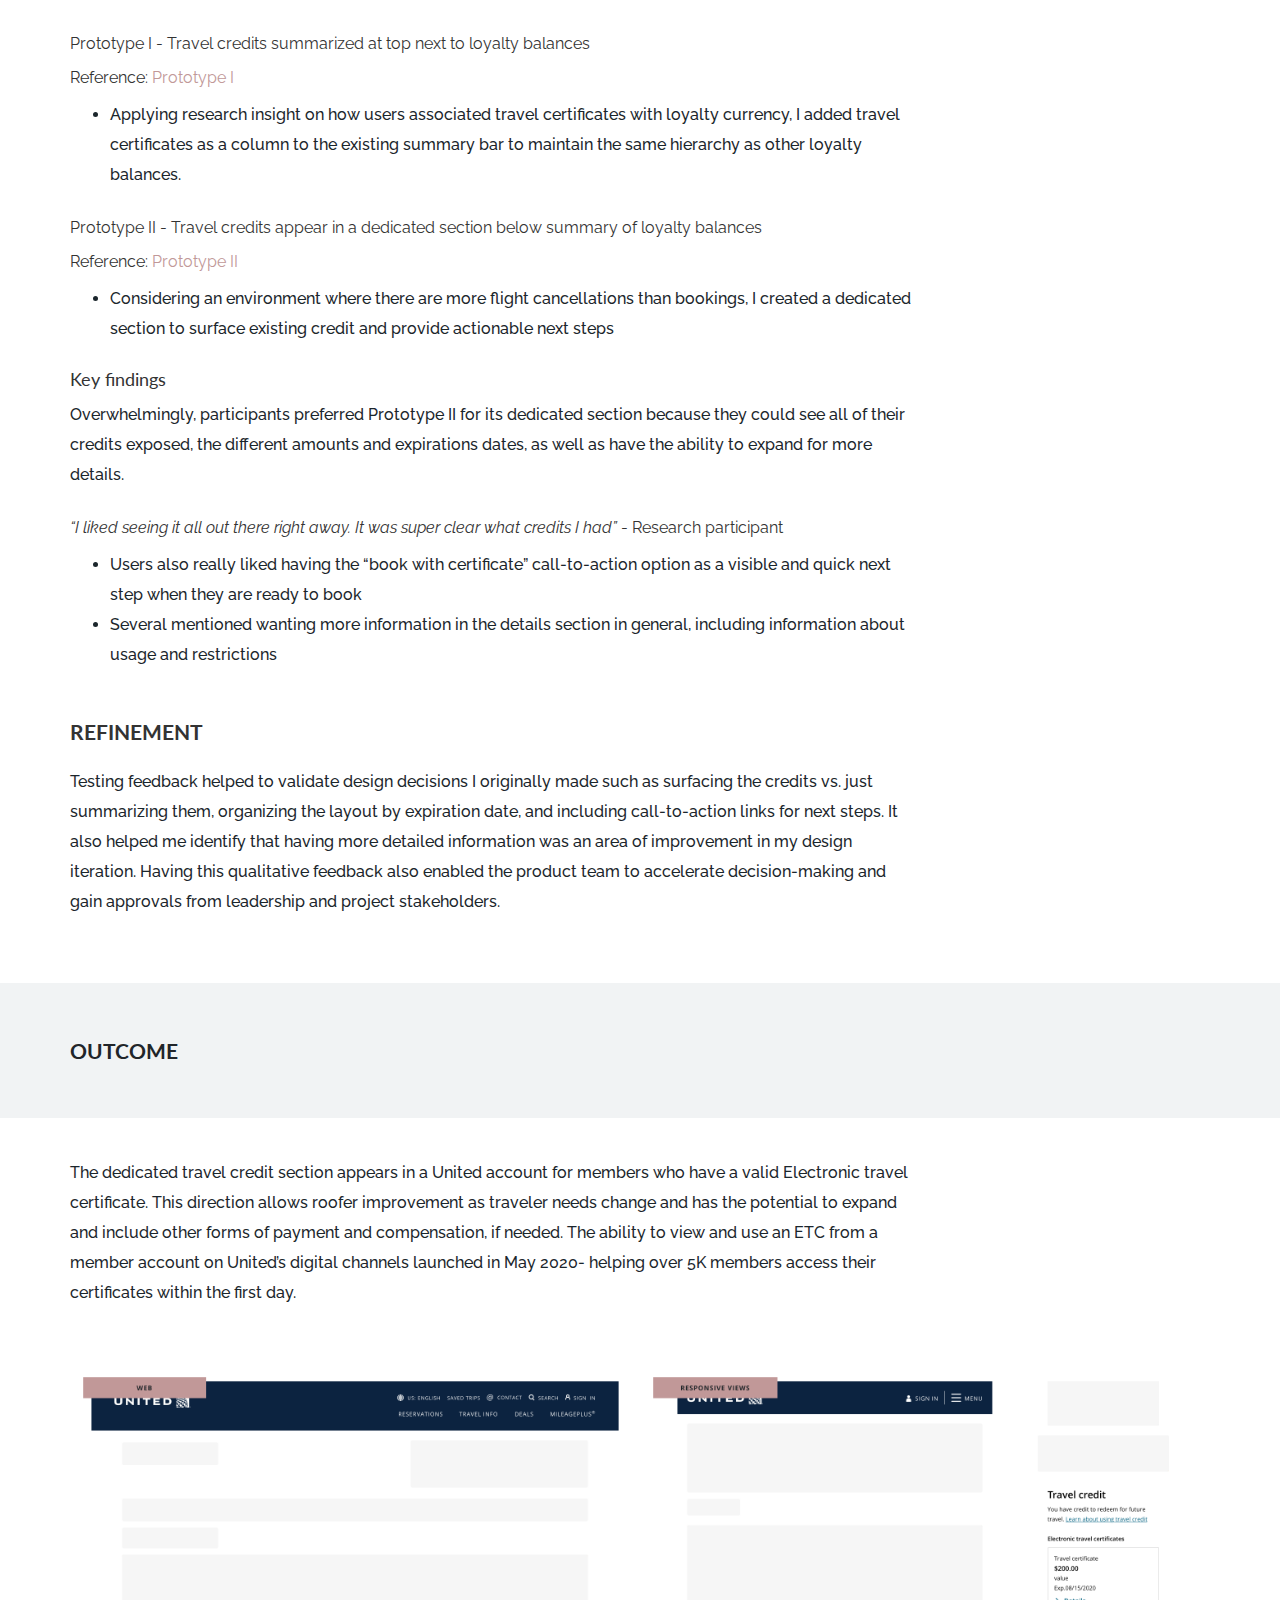
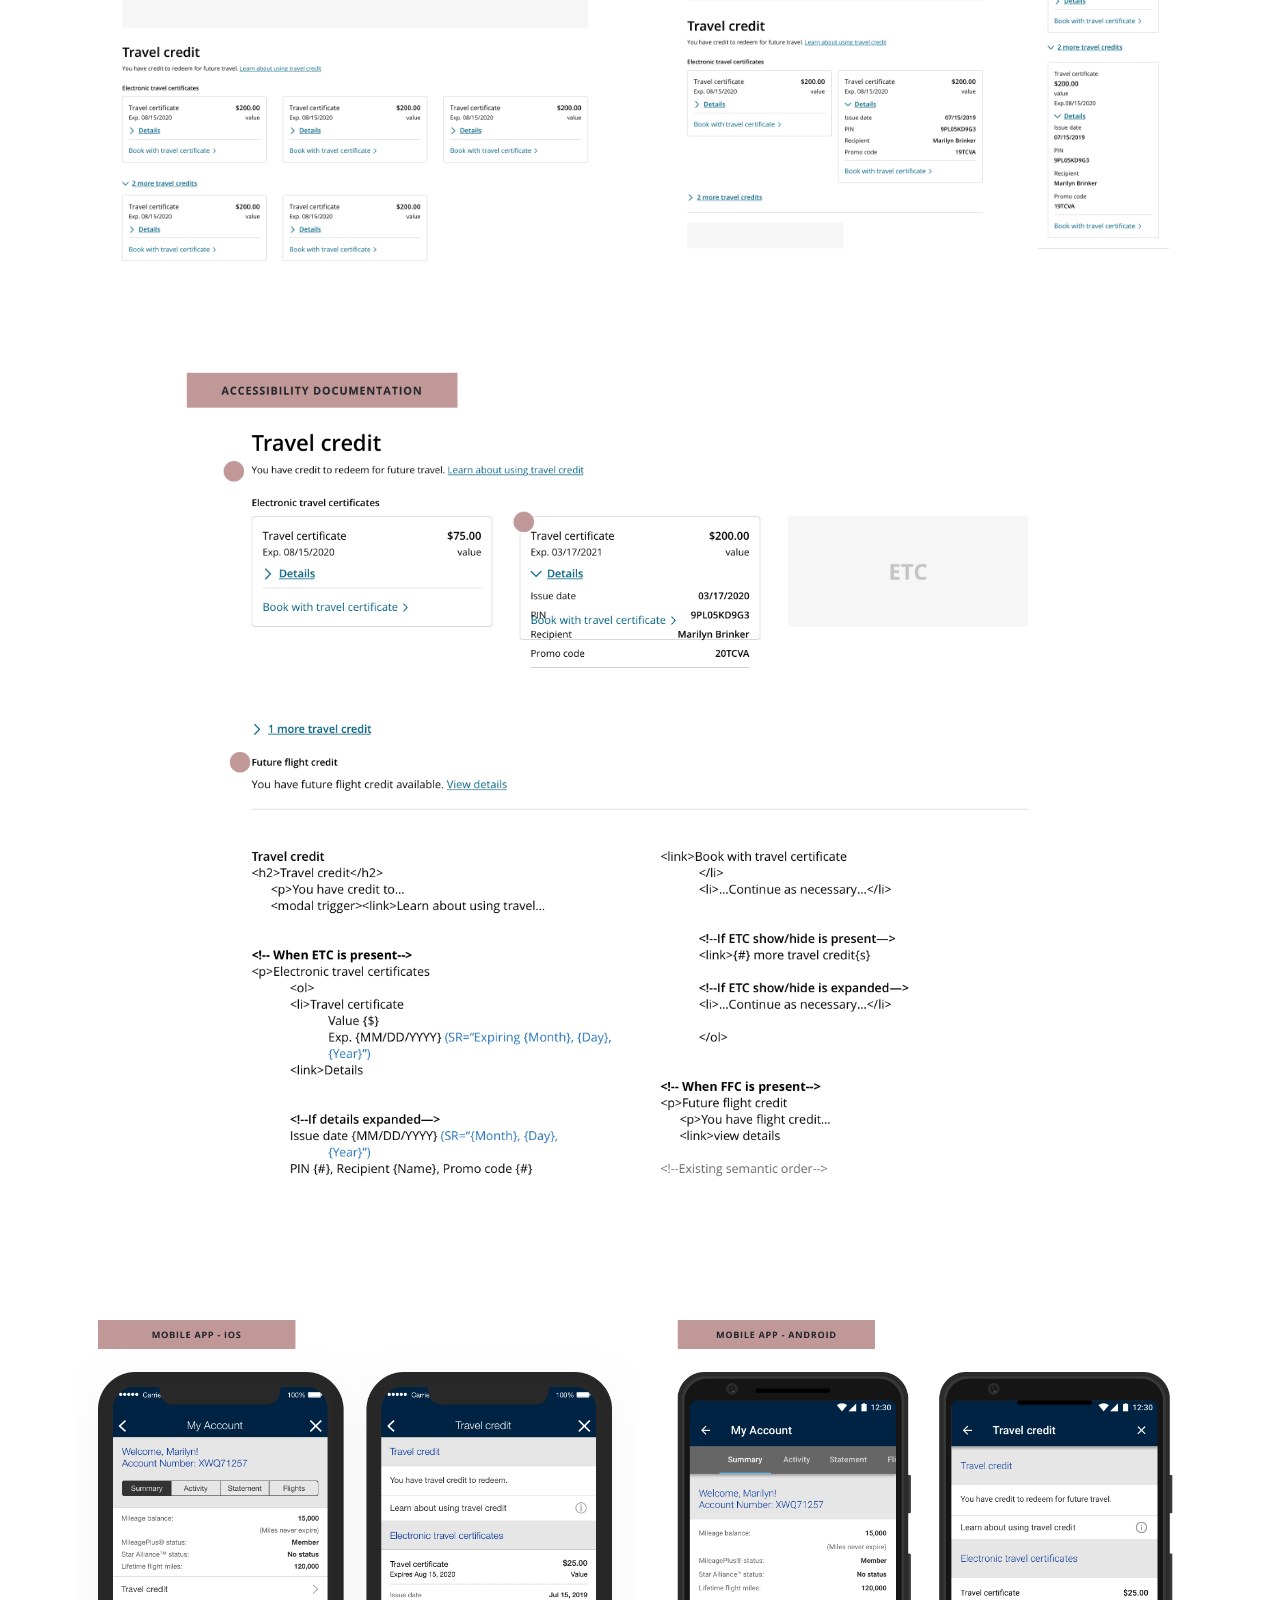
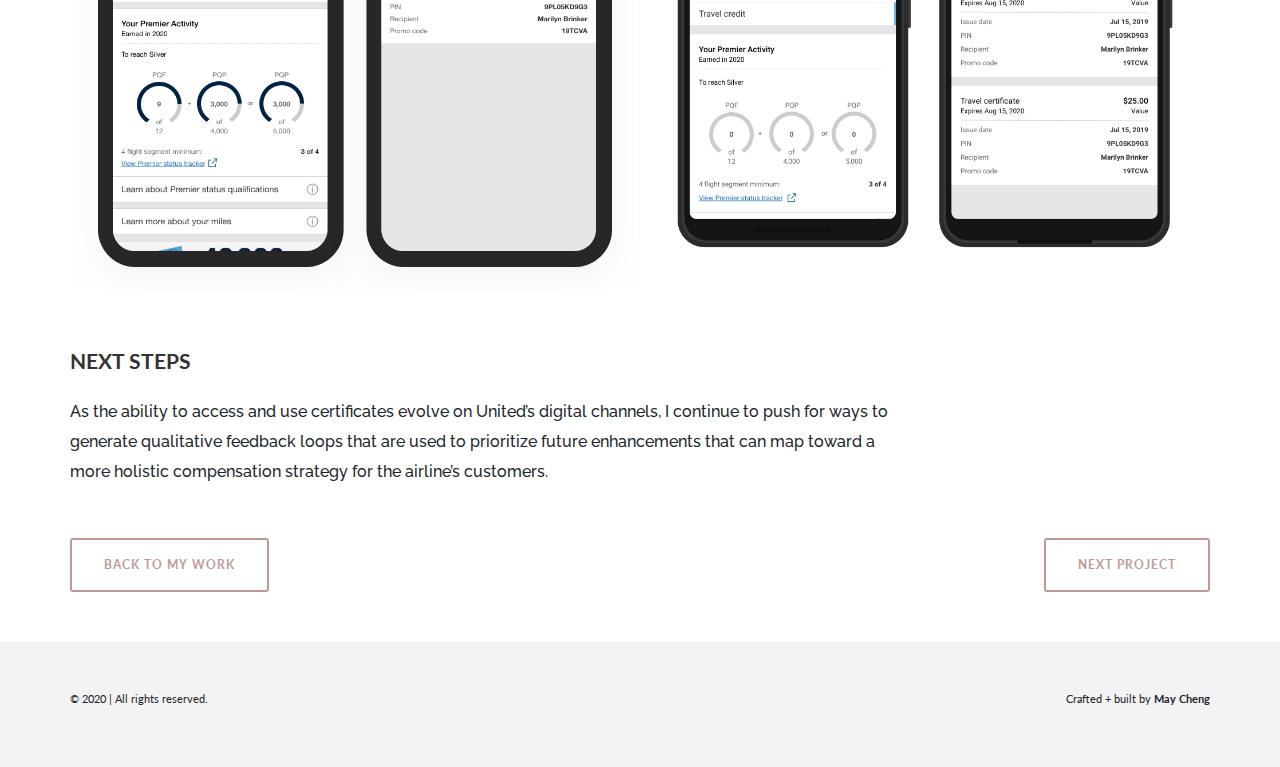
<file: indexpage1.html>
<!DOCTYPE html>
<html lang="en">

<head>

    <meta charset="utf-8">
    <meta http-equiv="X-UA-Compatible"="IE=edge">
    <meta name="viewport"="width=device-width, initial-scale=1">
    <meta name="description"="">
    <meta name="author"="">

    <title>May Cheng - My work</title>

    <!-- Bootstrap Core CSS -->
    <link href="css/bootstrap.min.css" rel="stylesheet"> 
    <link href="css/main-page.css" rel="stylesheet">
    <link href="css/work-page.css" rel="stylesheet">

    <!-- Custom Fonts -->
    <link href="font-awesome/css/font-awesome.min.css" rel="stylesheet" type="text/css">
    <link href="http://fonts.googleapis.com/css?family=Lato:300,400,700,300italic,400italic,700italic" rel="stylesheet" type="text/css">
    <link href="https://fonts.googleapis.com/css2?family=Raleway:ital,wght@0,100;0,200;0,300;0,400;0,500;0,600;0,700;0,800;0,900;1,100;1,200;1,300;1,400;1,500;1,600;1,700;1,800;1,900&display=swap" rel="stylesheet">

    <!--Jquery-->

    <script src="https://ajax.googleapis.com/ajax/libs/jquery/2.1.3/jquery.min.js"></script>

    <!--
    <script src="https://use.typekit.net/jev1dcz.js"></script>
    <script>try{Typekit.load({ async: true });}catch(e){}</script>
    -->

    <!--HTML5 Shim and Respond.js IE8 support of HTML5 elements and media queries 
    WARNING: Respond.js doesn't work if you view the page via file:// 
    [if lt IE 9]-->

    <script src="https://oss.maxcdn.com/libs/html5shiv/3.7.0/html5shiv.js"></script>
    <script src="https://oss.maxcdn.com/libs/respond.js/1.4.2/respond.min.js"></script>

</head>


<body>
    <a name="top"></a>
     <!-- Navigation -->
    <nav class="navbar navbar-default navbar-fixed-top topnav" role="navigation">
            <div class="container topnav header">

                    <div class="row">
                    <div class="col-md-offset-1 col-md-10">
            
                    <!-- Brand and toggle get grouped for better mobile display -->
                    <div class="navbar-header">
                            <button type="button" class="navbar-toggle" data-toggle="collapse" data-target="#bs-example-navbar-collapse-1">
                            <span class="sr-only">Toggle navigation</span>
                            <span class="icon-bar"></span>
                            <span class="icon-bar"></span>
                            <span class="icon-bar"></span>
                            </button>
                            <a class="navbar-brand topnav" href="index.html">May Cheng</a>
                    </div>


                    </div>
                    </div>
            </div>
    </nav>

    <!-- Hero -->
    <div class="work-project-etc"></div>

    <!-- Page -->
    <a  name="Top"></a>
    <div class="container">

            <div class="row">
            <div class="col-md-8">        
                <h1 class="project-title">Digitizing self-service for travel certificates</h2>
            </div>
            </div>


            <div class="row">
            <div class="col-md-8"> 
            <div class="project-description">
                <p><strong>Role:</strong> UX research, interaction + visual design</p>
                <p><strong>Stakeholder:</strong> Customer Solutions and Recovery at United Airlines</p>
                <p><strong>Deliverables: </strong> Site flows, interactive prototypes, accessibility guidelines, UI/visual design, pattern library components for design system, digital experience for responsive website and native iOS + Android app</p>
            </div>
            </div>
            </div>

            <div class="row">
            <div class="col-md-8"> 
                <h2 class="project-section-title">Overview</h2>
                <div class="main-section-underline"></div>
                <p class="project-section-content"> United Airlines issues Electronic travel certificates (ETCs) to customers as a form of compensation that is redeemable for future travel purchases with the airline. As certificates are only issued via print or email with limited and difficult to find information on how to use them, customers are often driven to call the contact center for help. I was tasked with making it easier for airline members to keep track of and use their travel certificates.</p>
            </div>               
            </div>


        </div>

        <section class="project-section-process">
            <div class="container clearfix">
                <div class="row">
                <div class="col-sm-12 col-md-10 col-lg-9"> 
                    <h2 class="project-section-title">Discovery</h2>
                </div>
                </div>
            </div>
        </section>

            <div class="container">
            <div class="row">
            <div class="col-sm-12 col-md-10 col-lg-9">
                <h4>Map current flow</h4>
                <p class="project-section-content">Using an existing journey map, I audited the current flow from when a certificate is issued to when it is redeemed, gathering background on what is surfaced to a customer and when, to help me prioritize what to include in my designs.</p>
            </div>
            </div>


            <div class="row">
            <div class="col-md-10 col-md-offset-1">
                <img class="img-responsive center-block deliverable" src="img/etc/research1.png">      
            </div>
            </div>


            <div class="row">
            <div class="col-sm-12 col-md-10 col-lg-9">
                <h4>Gather customer feedback</h4>
                <p class="project-section-content">For a better understanding of the problem to solve, I looked to the contact center for any customer feedback to share, as well as noticeable themes from certificate-related calls, as agents were the main touch point fielding questions. To get a sense of user expectations, I was able to leverage qualitative feedback from related a user testing baseline that I had recently conducted for a similar topic.</p>
                <h4>Key insights:</h4>
                    <ul class="project-section-content">
                        <li>United is issuing 44% more travel certificates and call volumes continue to rise</li>
                        <li>Customers have a strong association between miles and certificates, both are seen as a form of "United or loyalty currency” that does not belong to the individual</li>
                        <li>Customers have a general suspicion of airline credits as the way that they’re issued can be easily lost (via email) and the way they can be used is difficult (due to restrictions)</li>
                        <li>Overall, the lack of online visibility contributes to the main customer pain points being:
                            <ul>
                                <li>How to use an ETC - Customers are confused when trying to redeem their ETCs, and do not know when or where they can apply their ETC</li>
                                <li>How to retrieve ETC - Customers often never receive the email with their ETC</li>
                            </ul>
                        </li>
                    </ul>
                
            </div>
            </div>
        </div>

            <section class="project-section-process">
            <div class="container clearfix">
                <div class="row">
                <div class="col-sm-12 col-md-10 col-lg-9"> 
                    <h2 class="project-section-title">Design</h2>
                </div>
                </div>
            </div>
            </section>

            <div class="container">

            <div class="row">
            <div class="col-sm-12 col-md-10 col-lg-9">
                <h4>Refine product requirements</h4>
                <p class="project-section-content">With a better sense of how to drive value in improving the ETC experience for customers, I navigated through a series of conversations with leadership, product, and technology teams to refine requirements for the digital experience in order to align delivery expectations.</p>
                <h4>Define design scope</h4>
                <p class="project-section-content">While the eventual goal would be to display multiple forms of travel credit to a user, given that flight credit from a changed/cancelled flight reservation had complex fare rules and technical services limitations, the initial design was to focus solely on electronic travel certificates, with an ability to scale for other forms of compensation in the future. Additionally, as half of the certificates issued were to a MileagePlus member, the initial design scope focused on integrating ETCs into United accounts first.</p>
            </div>
            </div>


            <div class="row">
            <div class="col-md-12">

                <div class="col-md-6">
                <br>
                <p class="project-section-content">With a defined scope and research insights, I focused my ideation on these design principles:
                    <ul class="project-section-content">
                        <li><strong>Findability of information</strong> - displaying the travel certificate in an intuitive location to allow users to find what they’re looking for quickly</li>
                        <li><strong>Contextual content</strong> - presenting the right amount and level of detail at the most contextual location to help users understand their options and take next steps</li>
                    </ul>
                </p>
                <p class="project-section-content">I began with sketching ideas for the page layout and certificate details, leveraging existing information architecture and hierarchy.</p>
                </div>

                <div class="col-md-4 col-md-offset-1">
                <p class="project-section-content">
                <img class="img-responsive center-block" src="img/etc/sketch.jpg">  
                </p>
                </div>
            </div>
            </div>


            <div class="row">
            <div class="col-sm-12 col-md-10 col-lg-9">               
                <p class="project-section-content">My ideation evolved into the digital space using wireframes with a more detailed visualization of how content would be organized and scale for different use cases, modifying existing design patterns as needed.</p>
            </div>
            </div>


            <div class="row">
            <div class="col-md-12">
                <img class="col-md-6 img-responsive center-block deliverable" src="img/etc/ideation1.png">
                <img class="col-md-6 img-responsive center-block deliverable" src="img/etc/ideation2.png">        
            </div>
            </div>


            <div class="row">
            <div class="col-sm-12 col-md-10 col-lg-9">
                <h2 class="project-section-title">Validation</h2>
            </div>
            </div>
    

            <div class="row">
            <div class="col-sm-12 col-md-10 col-lg-9">
                <p class="project-section-content">Despite working within a tight timeline to deliver (literally - updates were shared on a daily basis), I partnered with a UX researcher to plan, conduct, and synthesize a quick round of concept validation testing within two days (a personal record!).</p>

                <h4>User research goal + methodology</h4>
                <p class="project-section-content">I opted for usability testing in order to determine which, if either, design concept met user needs. Within a day, I built two click-through InVision prototypes that were launched online for remote, unmoderated testing that same evening. By the next morning, we had feedback videos from 14 participants - mainly travelers who had recently received airline credit within the past 6 months.</p>

                
                <p>Prototype I - Travel credits summarized at top next to loyalty balances</p>
                <p>Reference: <a target="_blank" href="https://unitedeux.invisionapp.com/share/BHWLO2C9V6Z#/screens">Prototype I</a>
                </p>

                <ul class="project-section-content"><li>Applying research insight on how users associated travel certificates with loyalty currency, I added travel certificates as a column to the existing summary bar to maintain the same hierarchy as other loyalty balances.</li></ul>
        

                <p>Prototype II - Travel credits appear in a dedicated section below summary of loyalty balances</p>
                <p>Reference: <a target="_blank" href="https://unitedeux.invisionapp.com/share/J9WLO9NQRW2#/screens">Prototype II</a>
                </p>

                <ul class="project-section-content"><li>Considering an environment where there are more flight cancellations than bookings, I created a dedicated section to surface existing credit and provide actionable next steps</li></ul>
            

                <h4>Key findings</h4>
                <p class="project-section-content">Overwhelmingly, participants preferred Prototype II for its dedicated section because they could see all of their credits exposed, the different amounts and expirations dates, as well as have the ability to expand for more details.</p>
                <p><i>“I liked seeing it all out there right away. It was super clear what credits I had”</i> - Research participant
                </p>
                    <ul class="project-section-content">
                        <li>Users also really liked having the “book with certificate” call-to-action option as a visible and quick next step when they are ready to book </li>
                        <li>Several mentioned wanting more information in the details section in general, including information about usage and restrictions</li>
                    </ul>
            </div>
            </div>


            <div class="row">
            <div class="col-sm-12 col-md-10 col-lg-9">
                <h2 class="project-section-title">Refinement</h2>
            </div>
            </div>


            <div class="row">
            <div class="col-sm-12 col-md-10 col-lg-9">               
                <p class="project-section-content">Testing feedback helped to validate design decisions I originally made such as surfacing the credits vs. just summarizing them, organizing the layout by expiration date, and including call-to-action links for next steps. It also helped me identify that having more detailed information was an area of improvement in my design iteration. Having this qualitative feedback also enabled the product team to accelerate decision-making and gain approvals from leadership and project stakeholders.</p>
            </div>
            </div>


            </div>

            <section class="project-section-process">
            <div class="container clearfix">
                <div class="row">
                <div class="col-sm-12 col-md-10 col-lg-9"> 
                    <h2 class="project-section-title">Outcome</h2>
                </div>
                </div>
            </div>
            </section>

            <div class="container">


            <div class="row">
            <div class="col-sm-12 col-md-10 col-lg-9">               
                <p class="project-section-content">The dedicated travel credit section appears in a United account for members who have a valid Electronic travel certificate. This direction allows roofer improvement as traveler needs change and has the potential to expand and include other forms of payment and compensation, if needed. The ability to view and use an ETC from a member account on United’s digital channels launched in May 2020- helping over 5K members access their certificates within the first day.</p>
            </div>
            </div>

           
            <div class="row">
            <div class="col-md-12">
                <img class="col-md-6 img-responsive center-block deliverable" src="img/ETC/Outcome1.png">
                <img class="col-md-6 img-responsive center-block deliverable" src="img/ETC/Outcome2.png">        
            </div>
            </div>

            <div class="row">
            <div class="col-md-10 col-md-offset-1">
                <img class="img-responsive center-block deliverable" src="img/etc/handoff1.png">      
            </div>
            </div>

            <div class="row">
            <div class="col-md-12">
                <img class="col-md-6 img-responsive center-block deliverable" src="img/etc/outcome3.png">
                <img class="col-md-6 img-responsive center-block deliverable" src="img/etc/outcome4.png">        
            </div>
            </div>


            <div class="row">
            <div class="col-sm-12 col-md-10 col-lg-9"> 
            <h2 class="project-section-title">Next steps</h2>              
                <p class="project-section-content">As the ability to access and use certificates evolve on United’s digital channels, I continue to push for ways to generate qualitative feedback loops that are used to prioritize future enhancements that can map toward a more holistic compensation strategy for the airline’s customers.</p>
            </div>
            </div>
             
             
            <div class="row">
            <div class="col-md-6">
                <a href="index.html" class="btn btn-primary btn-sm outline" role="button">Back to My work</a>
            </div>

            <div class="col-md-6 text-right">
                <a href="indexpage2.html" class="btn btn-primary btn-sm outline" role="button">Next project</a>
            </div>
            </div>
            
    </div>  

</body>


<!-- Footer -->
    <footer>
            <div class="container">
                    <div class="row">
                        <div class="col-sm-12 col-md-6">               
                        <p class="page-footer">&copy 2020 | All rights reserved.</p>
                        </div>

                        <div class="col-sm-12 col-md-6">               
                        <p class="page-footer text-right">Crafted + built by <strong>May Cheng</strong></p>
                        </div>
                    </div>
            </div>
    </footer>


<!-- jQuery -->
    <script src="js/jquery.js"></script>

    <!-- Bootstrap Core JavaScript -->
    <script src="js/bootstrap.min.js"></script>
    <script src="js/header.js"></script>


</html>
</file>
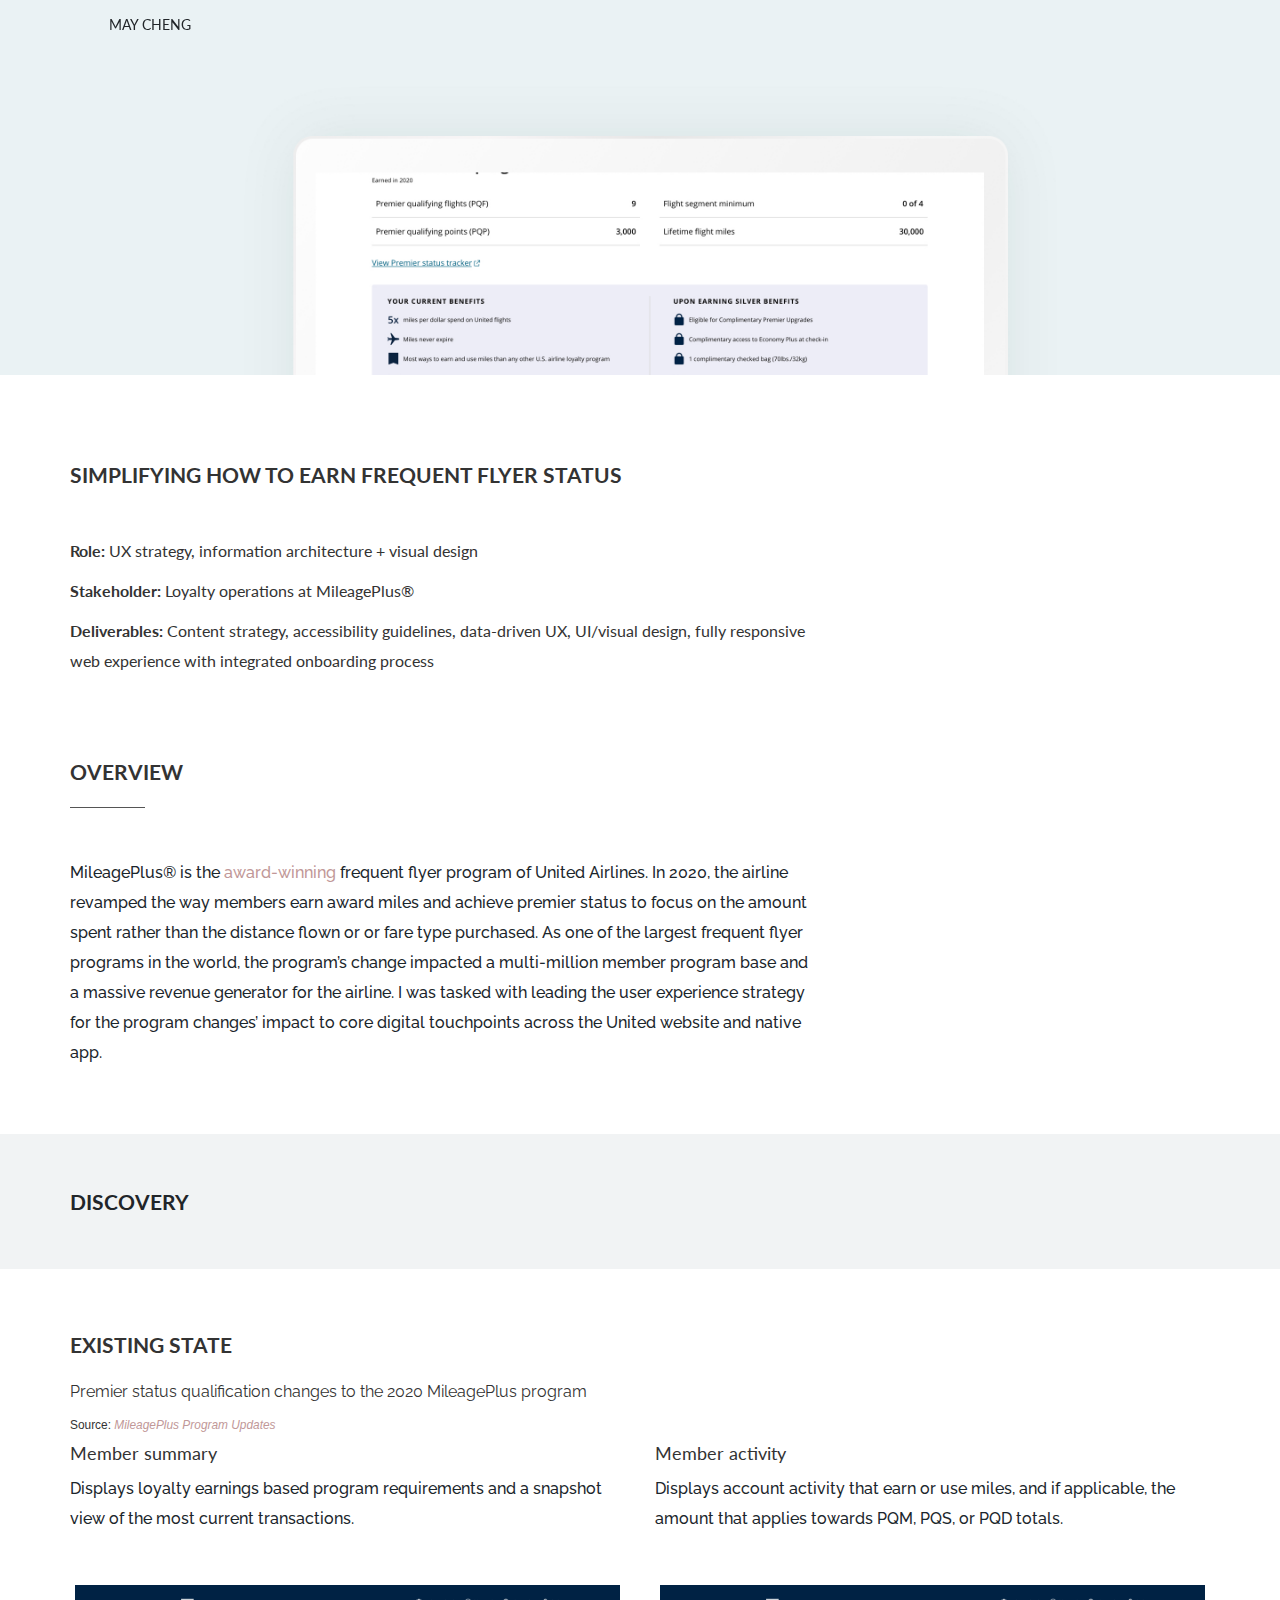
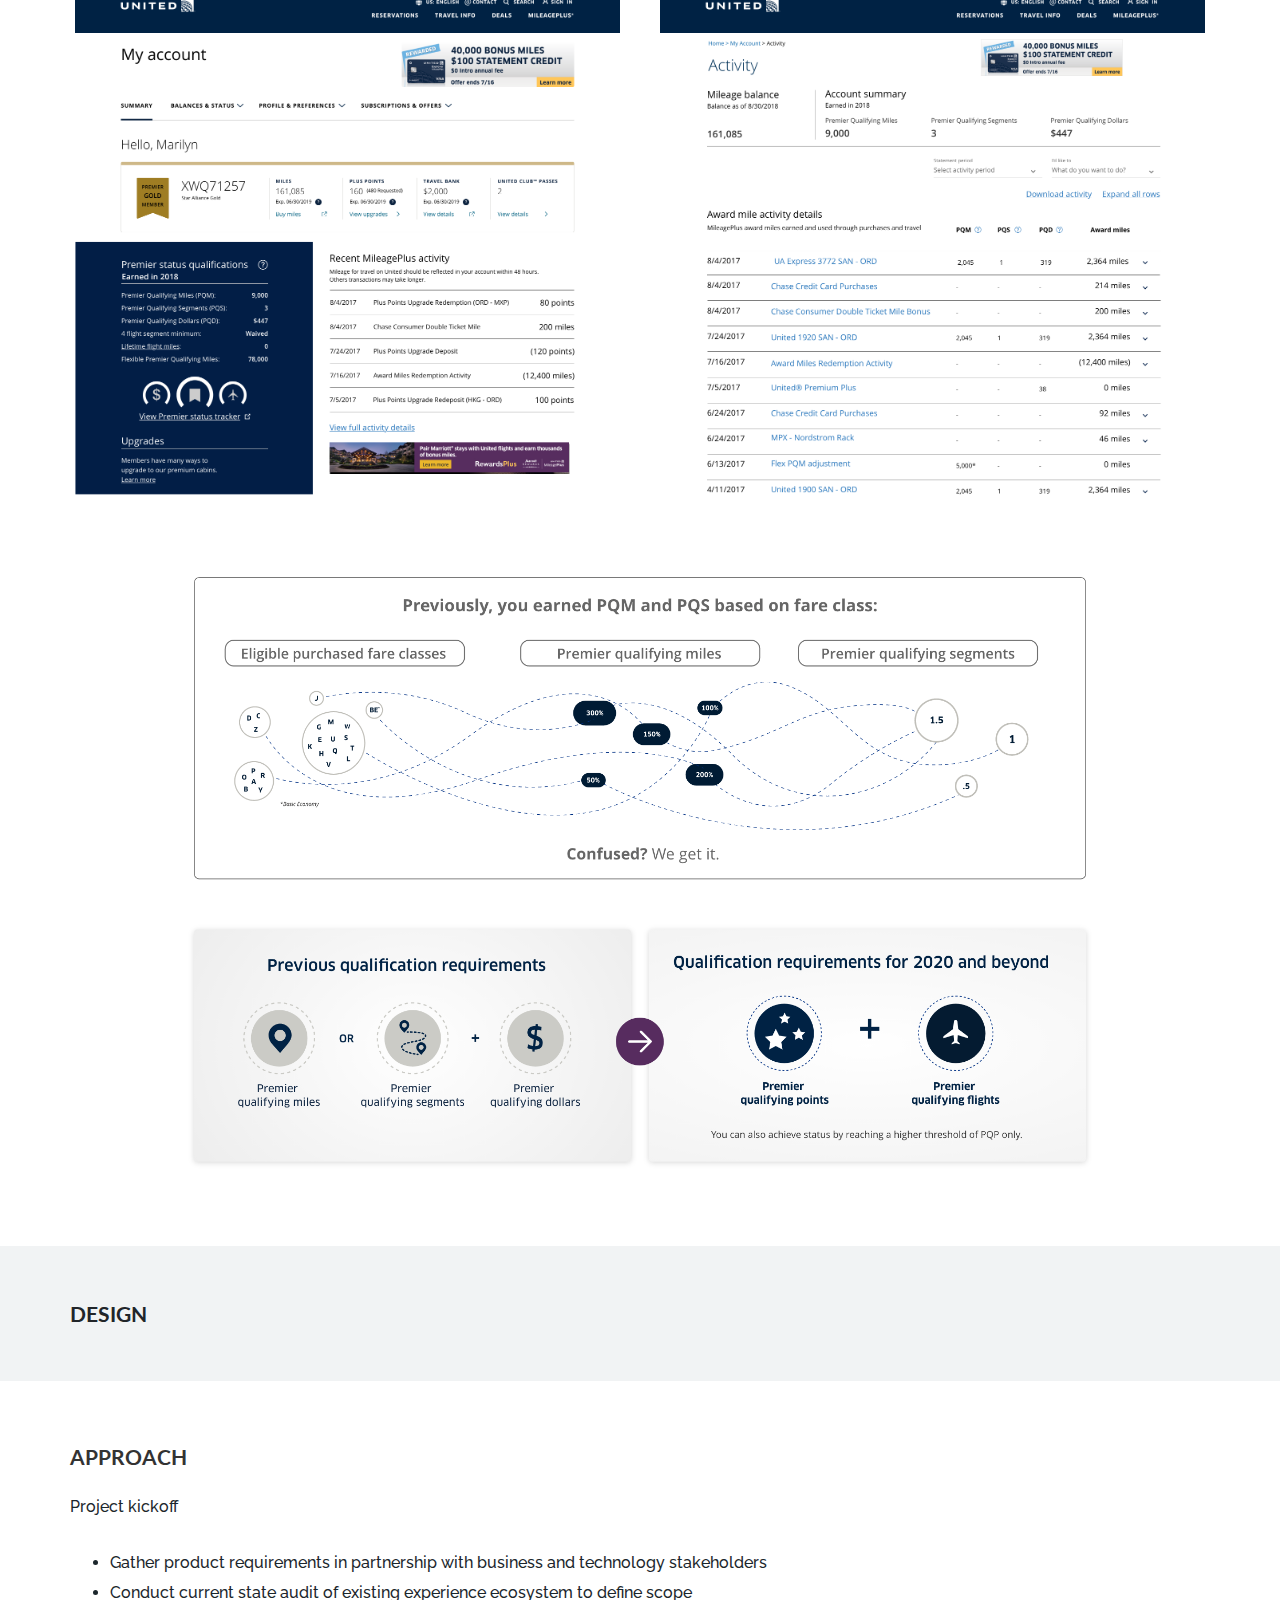
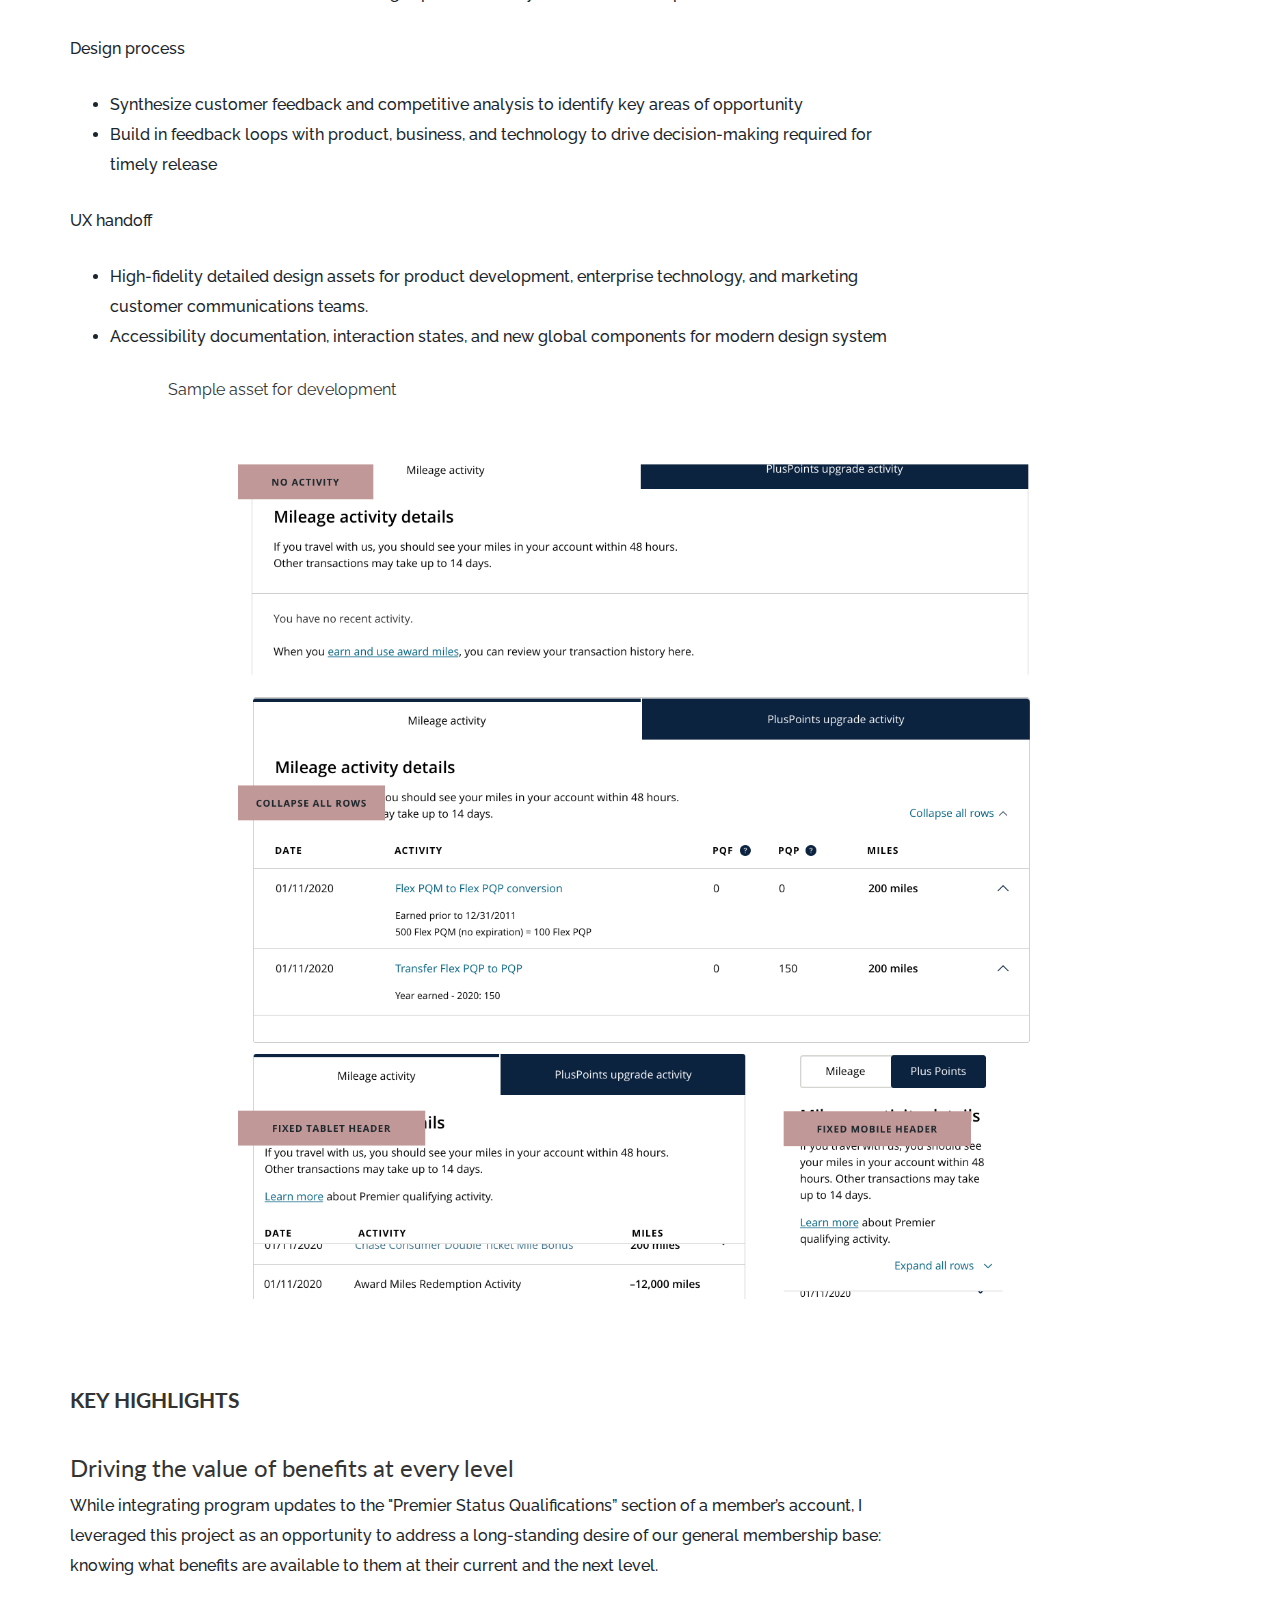
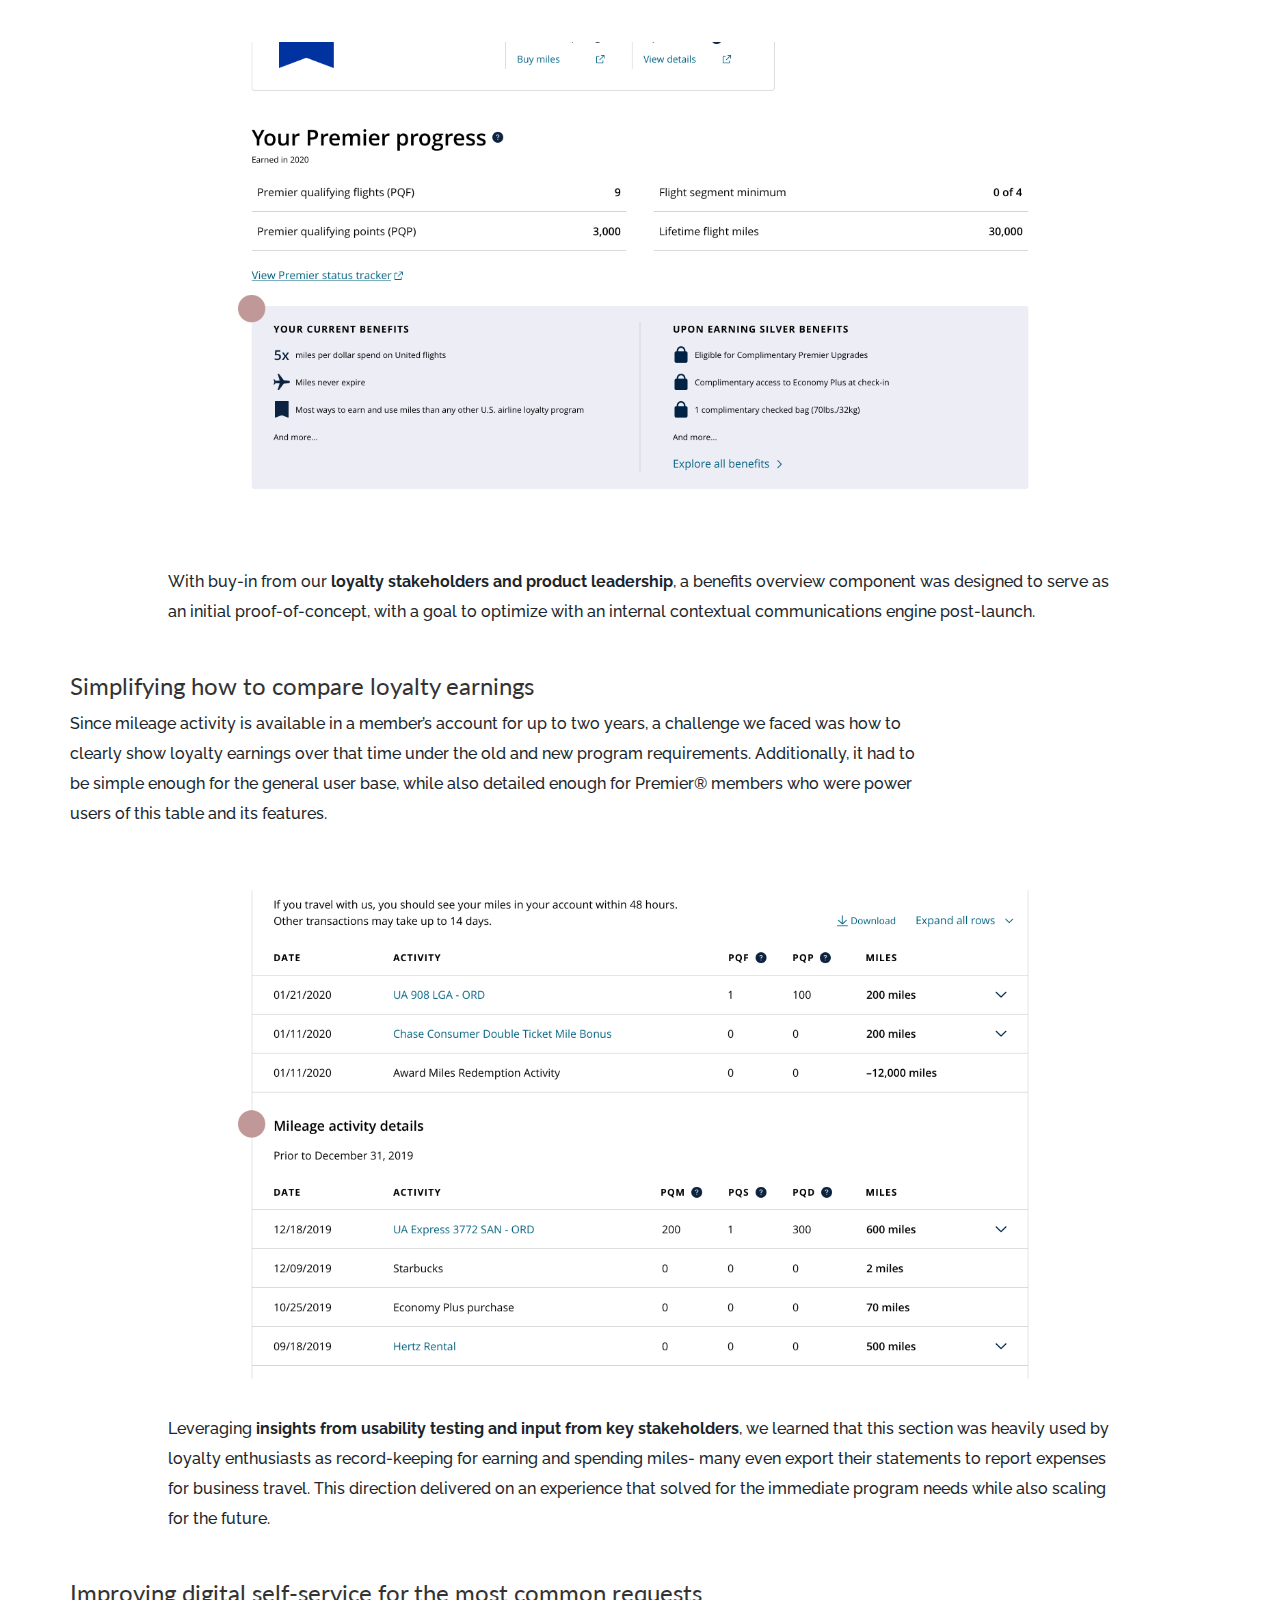
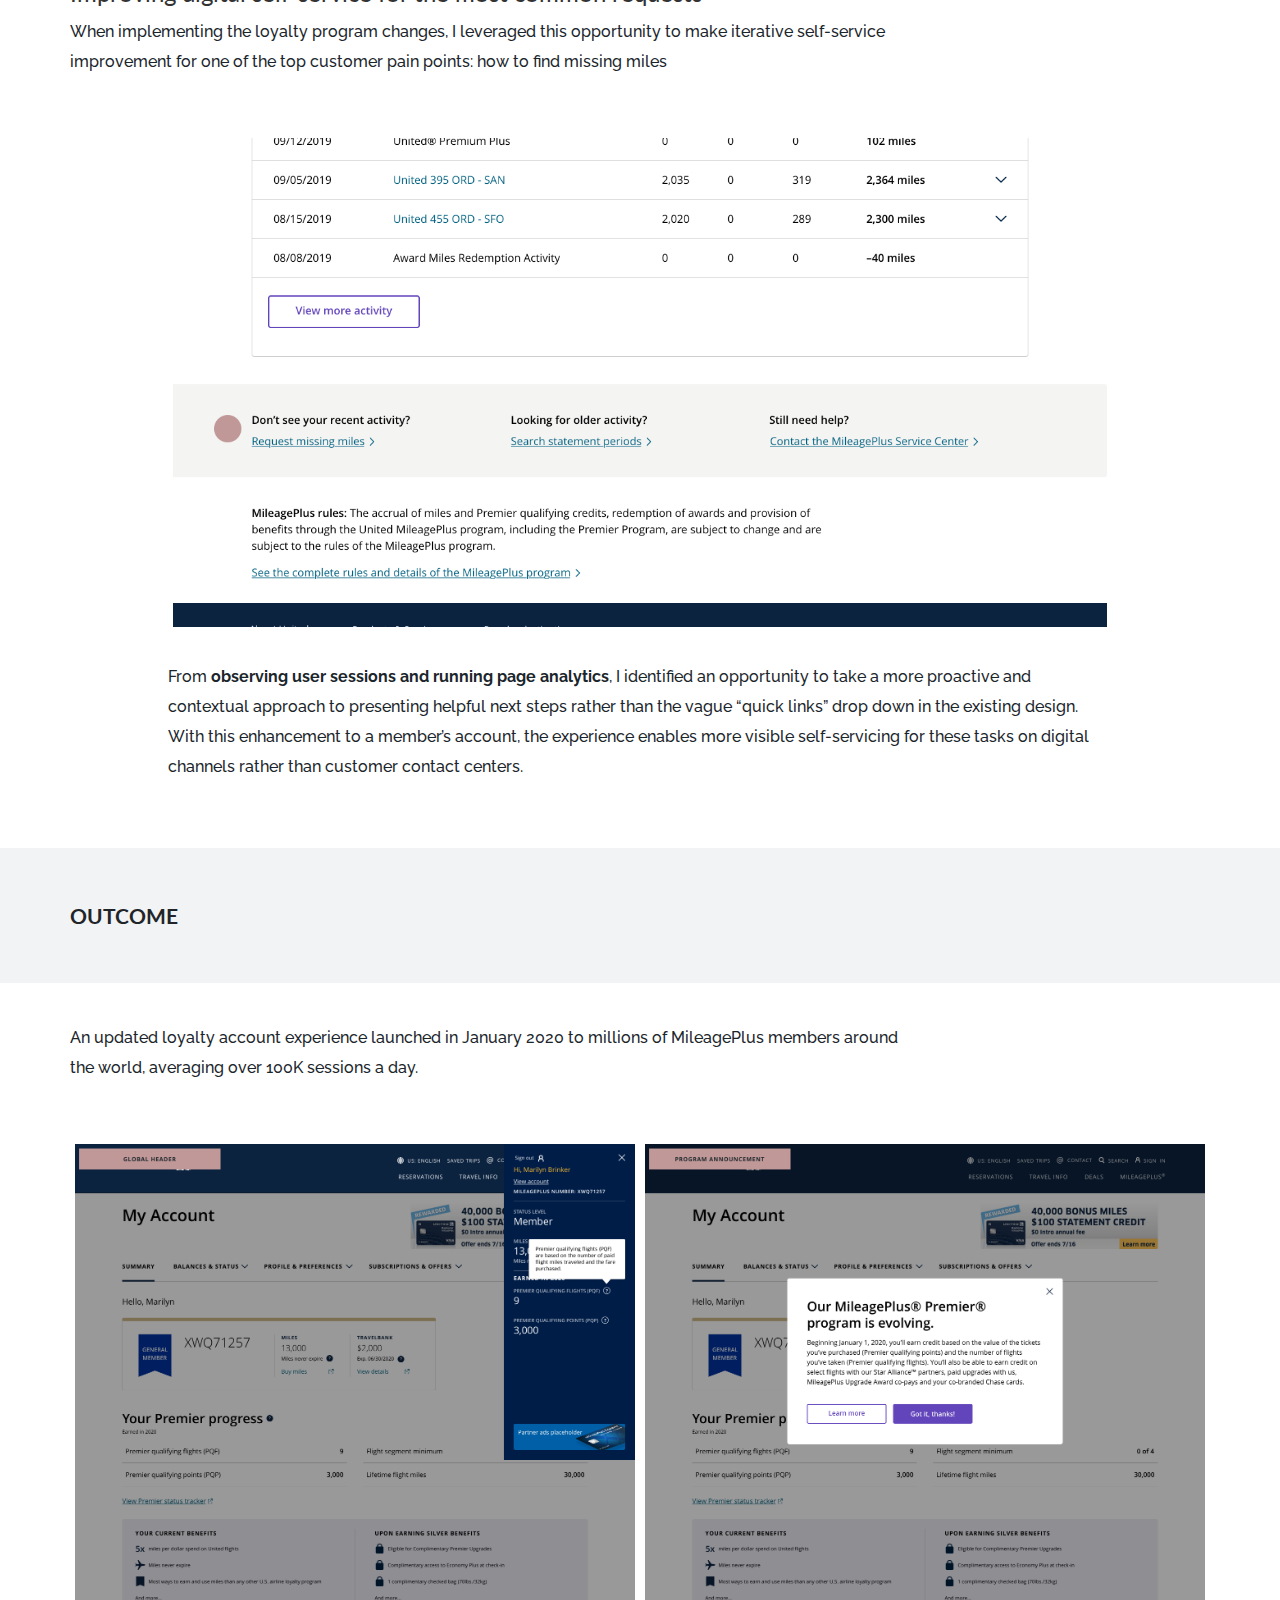
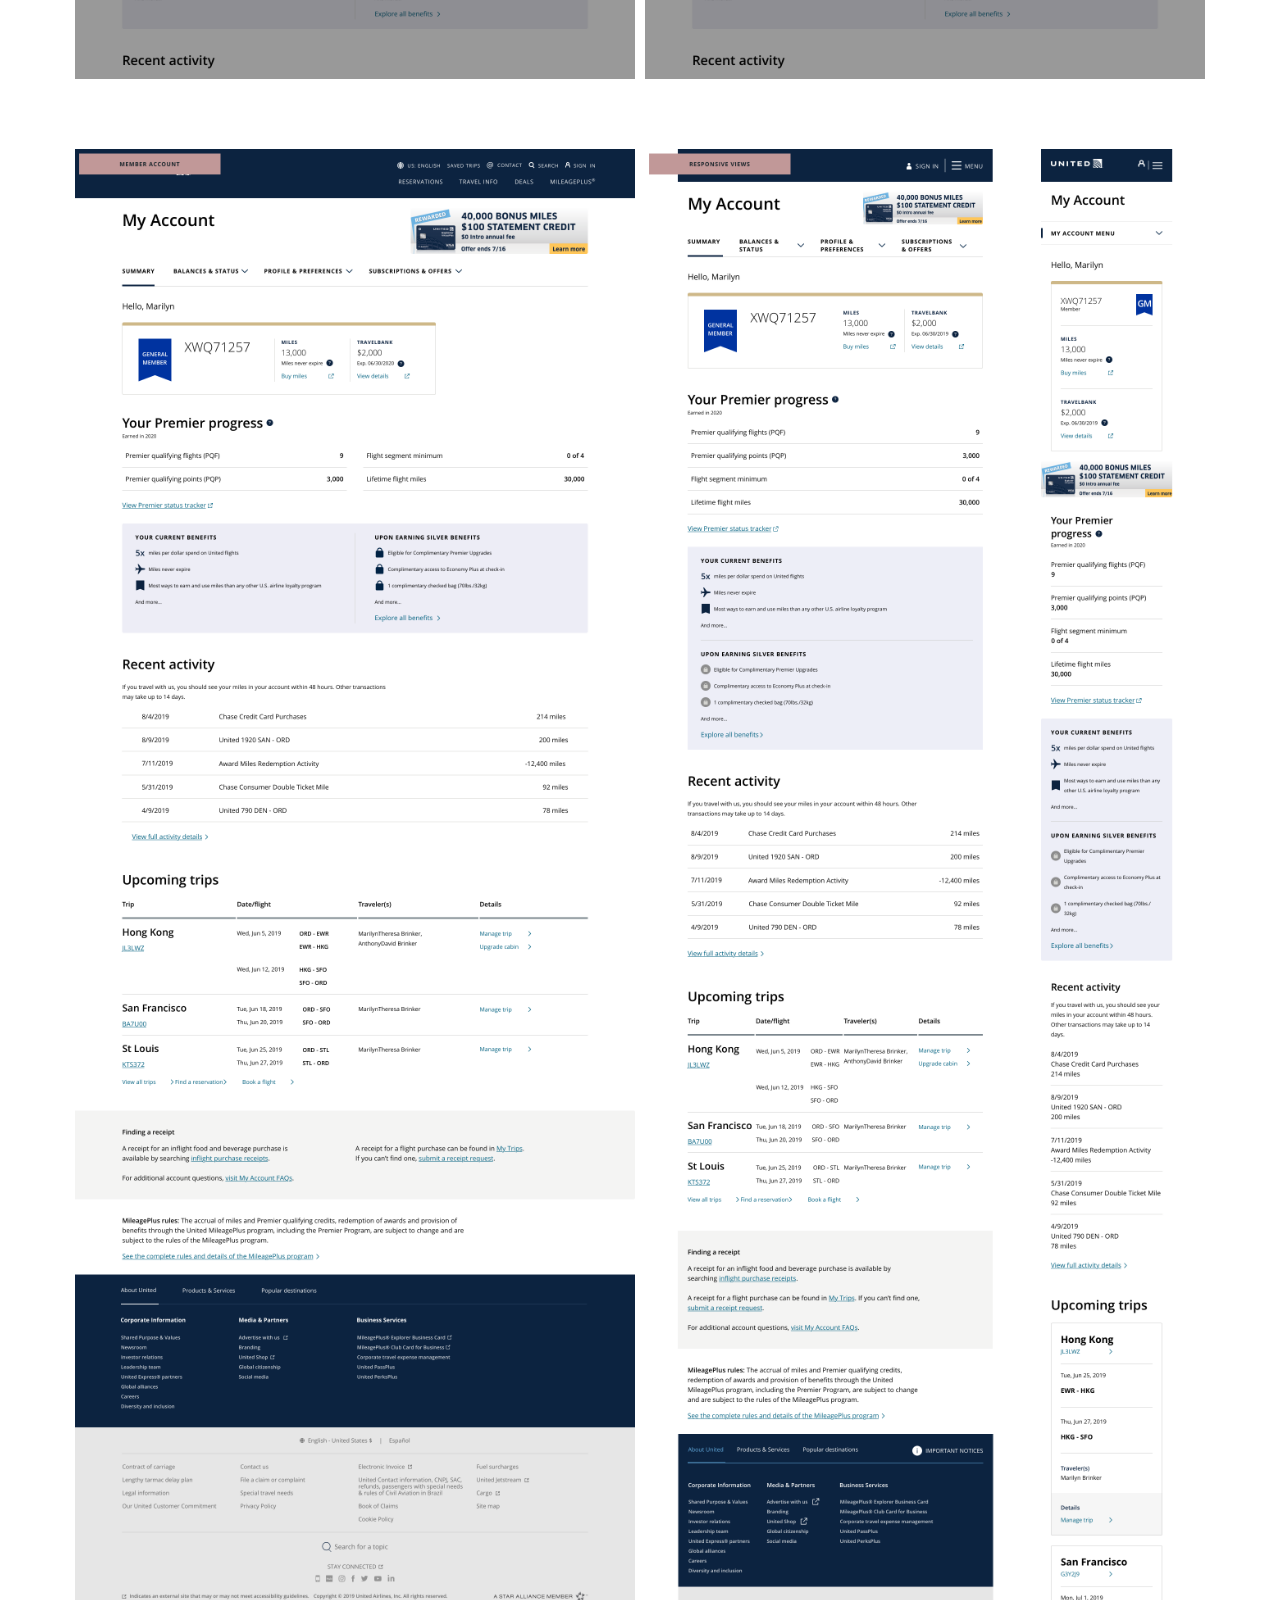
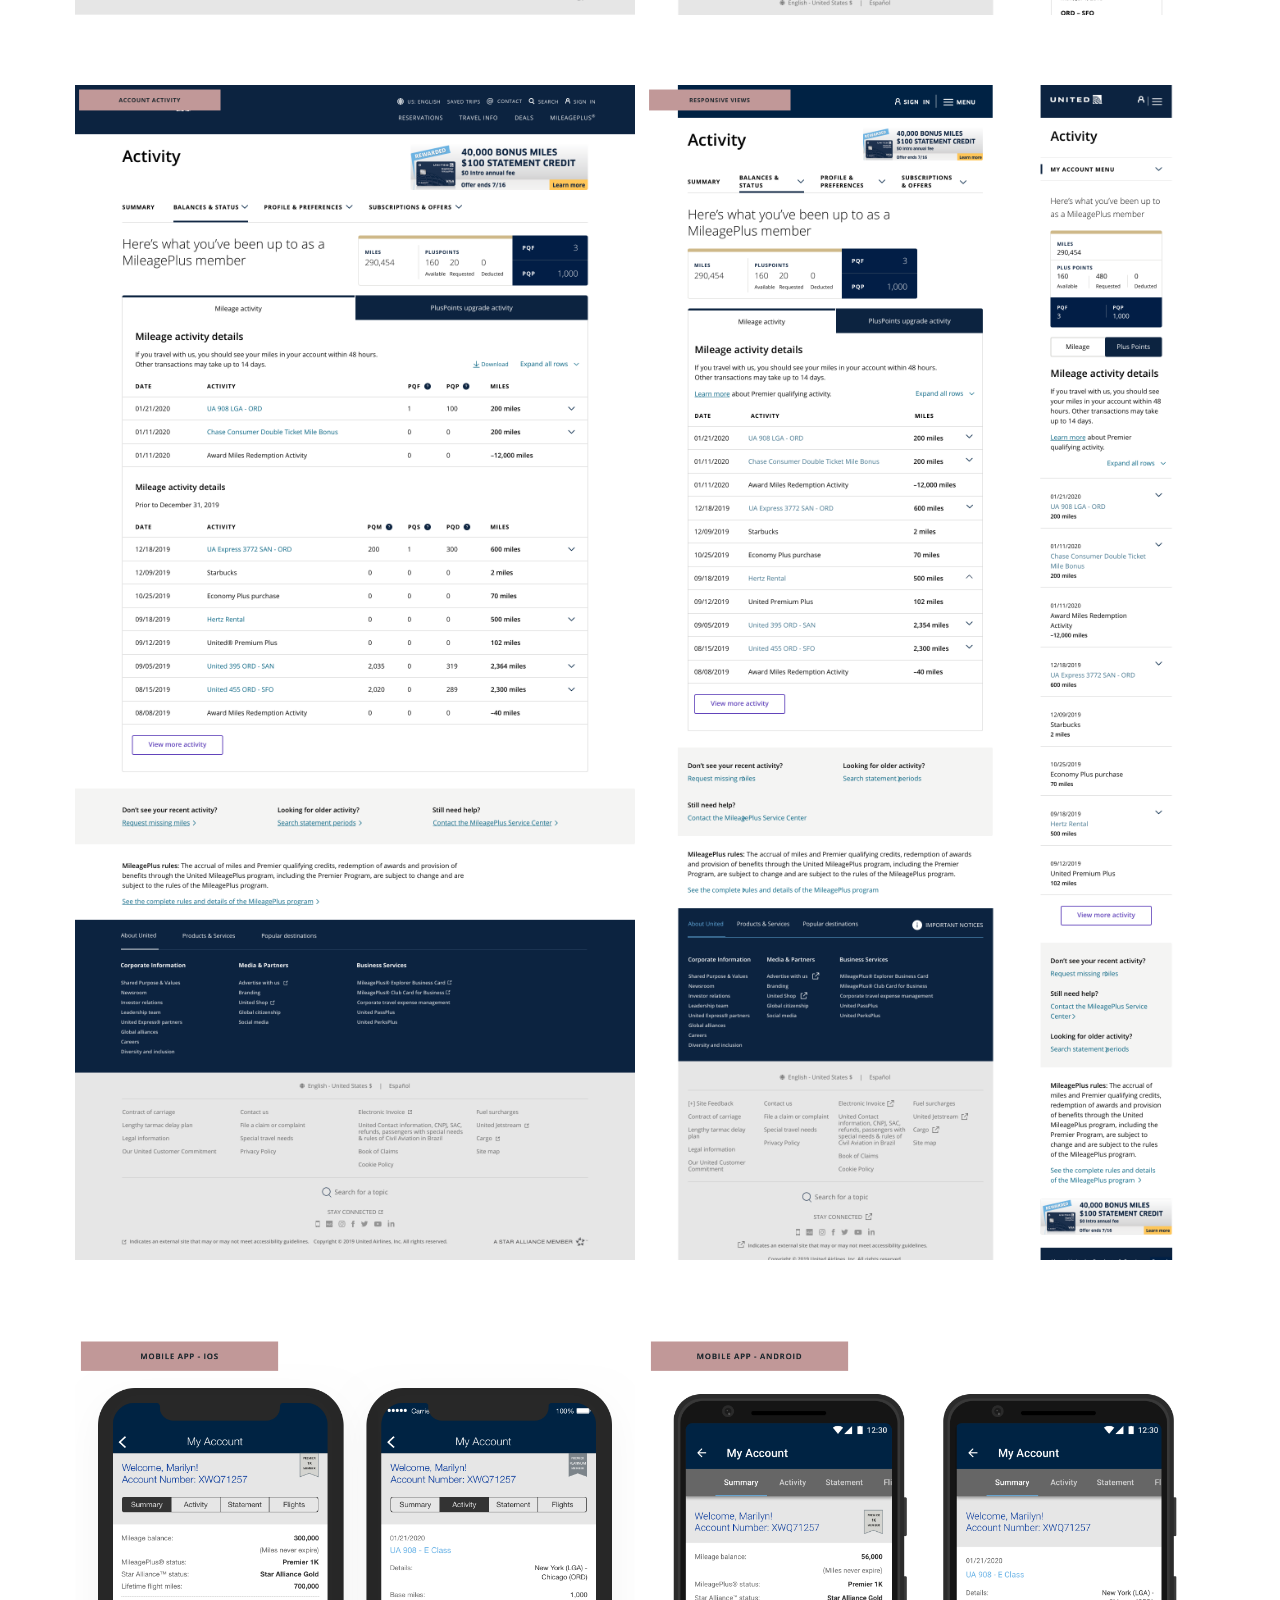
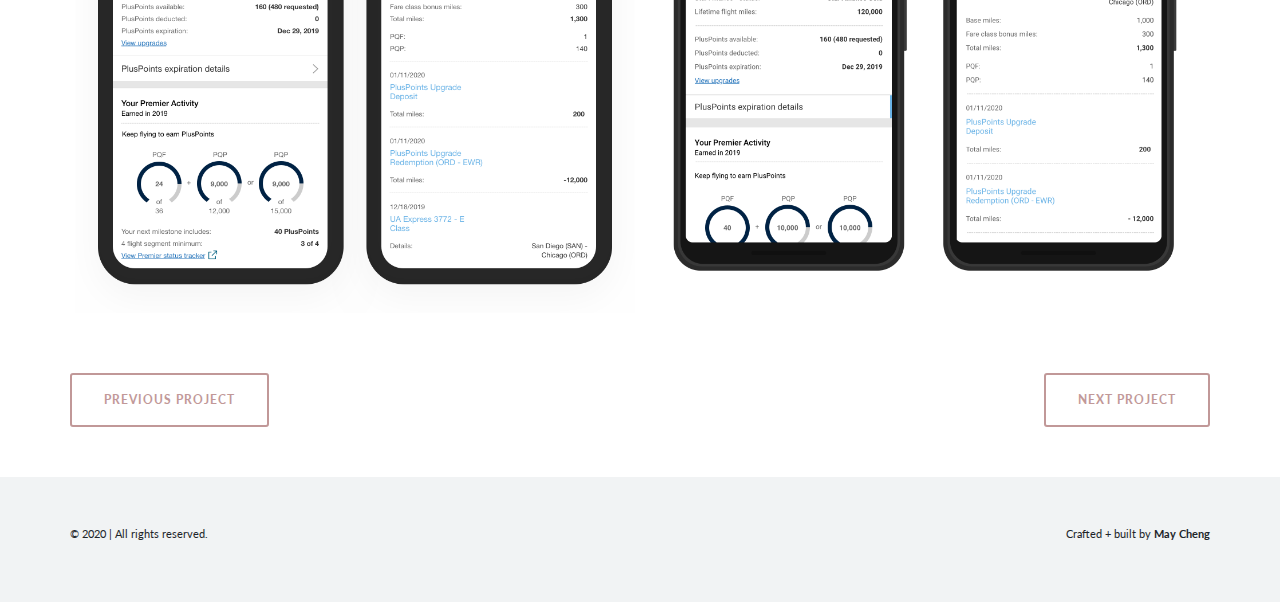
<file: indexpage2.html>
<!DOCTYPE html>
<html lang="en">

<head>

    <meta charset="utf-8">
    <meta http-equiv="X-UA-Compatible"="IE=edge">
    <meta name="viewport"="width=device-width, initial-scale=1">
    <meta name="description"="">
    <meta name="author"="">

    <title>May Cheng - My work</title>

    <!-- Bootstrap Core CSS -->
    <link href="css/bootstrap.min.css" rel="stylesheet"> 
    <link href="css/main-page.css" rel="stylesheet">
    <link href="css/work-page.css" rel="stylesheet">

    <!-- Custom Fonts -->
    <link href="font-awesome/css/font-awesome.min.css" rel="stylesheet" type="text/css">
    <link href="http://fonts.googleapis.com/css?family=Lato:300,400,700,300italic,400italic,700italic" rel="stylesheet" type="text/css">
    <link href="https://fonts.googleapis.com/css2?family=Raleway:ital,wght@0,100;0,200;0,300;0,400;0,500;0,600;0,700;0,800;0,900;1,100;1,200;1,300;1,400;1,500;1,600;1,700;1,800;1,900&display=swap" rel="stylesheet">

    <!--Jquery-->

    <script src="https://ajax.googleapis.com/ajax/libs/jquery/2.1.3/jquery.min.js"></script>

    <!--
    <script src="https://use.typekit.net/jev1dcz.js"></script>
    <script>try{Typekit.load({ async: true });}catch(e){}</script>
    -->

    <!--HTML5 Shim and Respond.js IE8 support of HTML5 elements and media queries 
    WARNING: Respond.js doesn't work if you view the page via file:// 
    [if lt IE 9]-->

    <script src="https://oss.maxcdn.com/libs/html5shiv/3.7.0/html5shiv.js"></script>
    <script src="https://oss.maxcdn.com/libs/respond.js/1.4.2/respond.min.js"></script>

</head>


<body>
    <a name="top"></a>
     <!-- Navigation -->
    <nav class="navbar navbar-default navbar-fixed-top topnav" role="navigation">
            <div class="container topnav header">

                    <div class="row">
                    <div class="col-md-offset-1 col-md-10">
            
                    <!-- Brand and toggle get grouped for better mobile display -->
                    <div class="navbar-header">
                            <button type="button" class="navbar-toggle" data-toggle="collapse" data-target="#bs-example-navbar-collapse-1">
                            <span class="sr-only">Toggle navigation</span>
                            <span class="icon-bar"></span>
                            <span class="icon-bar"></span>
                            <span class="icon-bar"></span>
                            </button>
                            <a class="navbar-brand topnav" href="index.html">May Cheng</a>
                    </div>


                    </div>
                    </div>
            </div>
    </nav>

    <!-- Hero -->
    <div class="work-project-vbq"></div>

    <!-- Page -->
    <a  name="Top"></a>
    <div class="container">

            <div class="row">
            <div class="col-sm-12 col-md-12 col-lg-10">        
                <h1 class="project-title">Simplifying how to earn frequent flyer status</h1>
            </div>
            </div>


            <div class="row"> 
            <div class="col-sm-12 col-md-10 col-lg-8">
            <div class="project-description">
                <p><strong>Role: </strong>UX strategy, information architecture + visual design</p>        
                <p><strong>Stakeholder:</strong> Loyalty operations at MileagePlus®</p>
                <p><strong>Deliverables: </strong>Content strategy, accessibility guidelines, data-driven UX, UI/visual design, fully responsive web experience with integrated onboarding process</p>
            </div>
            </div>
            </div>

            <div class="row">
            <div class="col-md-8"> 
                <h2 class="project-section-title">Overview</h2>
                <div class="main-section-underline"></div>
                <p class="project-section-content"> MileagePlus® is the <a target="_blank" href="https://www.prnewswire.com/news-releases/united-airlines-mileageplus-named-best-overall-airline-loyalty-program-for-16th-year-300974279.html">award-winning</a> frequent flyer program of United Airlines. In 2020, the airline revamped the way members earn award miles and achieve premier status to focus on the amount spent rather than the distance flown or or fare type purchased. As one of the largest frequent flyer programs in the world, the program’s change impacted a multi-million member program base and a massive revenue generator for the airline. I was tasked with leading the user experience strategy for the program changes’ impact to core digital touchpoints across the United website and native app.</p>
                <!-- <p>Reference: <a target="_blank" href="https://mileageplusupdates.com/mileageplus/english/qualification/">MileagePlus Premier status qualification</a></p> -->
            </div>               
            </div>

</div>

        <section class="project-section-process">
            <div class="container clearfix">
                <div class="row">
                <div class="col-sm-12 col-md-10 col-lg-9"> 
                    <h2 class="project-section-title">Discovery</h2>
                </div>
                </div>
            </div>
        </section>
    
        
        <div class="container">

            <div class="row">
            <div class="col-sm-12 col-md-10 col-lg-9">
                <h2 class="project-section-title">Existing state</h2>
                <p>Premier status qualification changes to the 2020 MileagePlus program</p>
                <small>Source:<cite> <a target="_blank" href="  https://mileageplusupdates.com/mileageplus/english/qualification/">MileagePlus Program Updates</a></cite></small>
            </div>
            </div>


            <div class="row">
            <div class="col-md-6"> 
                <h4>Member summary</h4>
                <p class="project-section-content">Displays loyalty earnings based program requirements and a snapshot view of the most current transactions.</p>  
                <img class="img-responsive center-block deliverable" src="img/VBQ/existing3.png">
            </div>
            <div class="col-md-6"> 
                <h4>Member activity</h4>
                <p class="project-section-content">Displays account activity that earn or use miles, and if applicable, the amount that applies towards PQM, PQS, or PQD totals.</p>  
                <img class="img-responsive center-block deliverable" src="img/VBQ/existing4.png">
            </div>
            </div>


            <div class="row">
            <div class="col-md-10 col-md-offset-1">
                <img class="img-responsive center-block deliverable" src="img/VBQ/existing1.png">
                <img class="img-responsive center-block deliverable" src="img/VBQ/existing2.png">
            </div>
            </div>

        </div>

        <section class="project-section-process">
            <div class="container clearfix">
                <div class="row">
                <div class="col-sm-12 col-md-10 col-lg-9"> 
                    <h2 class="project-section-title">Design</h2>
                </div>
                </div>
            </div>
        </section>
    
        
        <div class="container">
            <div class="row">
            <div class="col-sm-12 col-md-10 col-lg-9">
                <h2 class="project-section-title">Approach</h2>

                <p class="project-section-content">Project kickoff
                <ul class="project-section-content">
                    <li>Gather product requirements in partnership with business and technology stakeholders</li>
                    <li>Conduct current state audit of existing experience ecosystem to define scope</li>
                </ul>
                </p>

                <p class="project-section-content">Design process
                <ul class="project-section-content">
                    <li>Synthesize customer feedback and competitive analysis to identify key areas of opportunity </li>
                    <li>Build in feedback loops with product, business, and technology to drive decision-making required for timely release</li>
                </ul>
                </p>
            </div>
            </div>

            <div class="row">
            <div class="col-sm-12 col-md-10 col-lg-9">
                <p class="project-section-content">UX handoff
                <ul class="project-section-content">
                    <li>High-fidelity detailed design assets for product development, enterprise technology, and marketing customer communications teams. </li>
                    <li>Accessibility documentation, interaction states, and new global components for modern design system</li>
                </ul>
                </p>
            </div>
            </div>

            <div class="row">
            <div class="col-md-10 col-md-offset-1">
                <p>Sample asset for development
                <img class="img-responsive center-block deliverable" src="img/VBQ/handoff1.png">
                </p>
            </div>
            </div>


            <div class="row">
            <div class="col-sm-12 col-md-10 col-lg-9">
                <h2 class="project-section-title">Key highlights</h2>
            </div>
            </div>


            <div class="row">
            <div class="col-sm-12 col-md-10 col-lg-9">
                <h3>Driving the value of benefits at every level</h3>
                <p class="project-section-content">While integrating program updates to the "Premier Status Qualifications” section of a member’s account, I leveraged this project as an opportunity to address a long-standing desire of our general membership base: knowing what benefits are available to them at their current and the next level.</p>
            </div>
            </div>
            
            <div class="row">
            <div class="col-md-10 col-md-offset-1">
                <img class="img-responsive center-block deliverable" src="img/VBQ/keyhighlight1.png">
                <p class="project-section-content">With buy-in from our <strong>loyalty stakeholders and product leadership</strong>, a benefits overview component was designed to serve as an initial proof-of-concept, with a goal to optimize with an internal contextual communications engine post-launch.</p>
            </div>
            </div>


            <div class="row">
            <div class="col-sm-12 col-md-10 col-lg-9">
                <h3>Simplifying how to compare loyalty earnings</h3>
                <p class="project-section-content">Since mileage activity is available in a member’s account for up to two years, a challenge we faced was how to clearly show loyalty earnings over that time under the old and new program requirements. Additionally, it had to be simple enough for the general user base, while also detailed enough for Premier® members who were power users of this table and its features.</p>
            </div>
            </div>
            <div class="row">
            <div class="col-md-10 col-md-offset-1">
                <img class="img-responsive center-block deliverable" src="img/VBQ/keyhighlight2.png">
                <p class="project-section-content">Leveraging <strong>insights from usability testing and input from key stakeholders</strong>, we learned that this section was heavily used by loyalty enthusiasts as record-keeping for earning and spending miles- many even export their statements to report expenses for business travel.  This direction delivered on an experience that solved for the immediate program needs while also scaling for the future.</p>
            </div>
            </div>


            <div class="row">
            <div class="col-sm-12 col-md-10 col-lg-9">
                <h3>Improving digital self-service for the most common requests</h3>
                <p class="project-section-content">When implementing the loyalty program changes, I leveraged this opportunity to make iterative self-service improvement for one of the top customer pain points: how to find missing miles</p>
            </div>
            </div>
            <div class="row">
            <div class="col-md-10 col-md-offset-1">
                <img class="img-responsive center-block deliverable" src="img/VBQ/keyhighlight3.png">
                <p class="project-section-content">From <strong>observing user sessions and running page analytics</strong>, I identified an opportunity to take a more proactive and contextual approach to presenting helpful next steps rather than the vague “quick links” drop down in the existing design. With this enhancement to a member’s account, the experience enables more visible self-servicing for these tasks on digital channels rather than customer contact centers.</p>
            </div>
            </div>

            </div>

        <section class="project-section-process">
            <div class="container clearfix">
                <div class="row">
                <div class="col-sm-12 col-md-10 col-lg-9"> 
                    <h2 class="project-section-title">Outcome</h2>
                </div>
                </div>
            </div>
        </section>
    
        
        <div class="container">
        

            <div class="row">
            <div class="col-sm-12 col-md-10 col-lg-9">               
                <p class="project-section-content">An updated loyalty account experience launched in January 2020 to millions of MileagePlus members around the world, averaging over 100K sessions a day.</p>
            </div>
            </div>


            <div class="row">
            <div class="col-md-12">
                <img class="col-md-6 img-responsive center-block deliverable" src="img/VBQ/outcome1.png">
                <img class="col-md-6 img-responsive center-block deliverable" src="img/VBQ/outcome2.png">        
            </div>
            </div>


            <div class="row">
            <div class="col-md-12">
                <img class="col-md-6 img-responsive center-block deliverable" src="img/VBQ/outcome3.png">
                <img class="col-md-6 img-responsive center-block deliverable" src="img/VBQ/outcome4.png">
                        
            </div>
            </div>


            <div class="row">
            <div class="col-md-12">
                <img class="col-md-6 img-responsive center-block deliverable" src="img/VBQ/outcome5.png">
                <img class="col-md-6 img-responsive center-block deliverable" src="img/VBQ/outcome6.png">
                        
            </div>
            </div>

              
            <div class="row">
            <div class="col-md-12">
              
                <img class="col-md-6 img-responsive center-block deliverable" src="img/VBQ/outcome7.png">
                <img class="col-md-6 img-responsive center-block deliverable" src="img/VBQ/outcome8.png">
                        
            </div>
            </div> 
             
            <div class="row">
            <div class="col-md-6">
                <a href="indexpage1.html" class="btn btn-primary btn-sm outline" role="button">Previous project</a>
            </div>

            <div class="col-md-6 text-right">
                <a href="indexpage3.html" class="btn btn-primary btn-sm outline" role="button">Next project</a>
            </div>
            </div>
    </div>

</body>


<!-- Footer -->
    <footer>
            <div class="container">
                    <div class="row">
                        <div class="col-sm-12 col-md-6">               
                        <p class="page-footer">&copy 2020 | All rights reserved.</p>
                        </div>

                        <div class="col-sm-12 col-md-6">               
                        <p class="page-footer text-right">Crafted + built by <strong>May Cheng</strong></p>
                        </div>
                    </div>
            </div>
    </footer>


<!-- jQuery -->
    <script src="js/jquery.js"></script>

    <!-- Bootstrap Core JavaScript -->
    <script src="js/bootstrap.min.js"></script>
    <script src="js/header.js"></script>


</html>
</file>
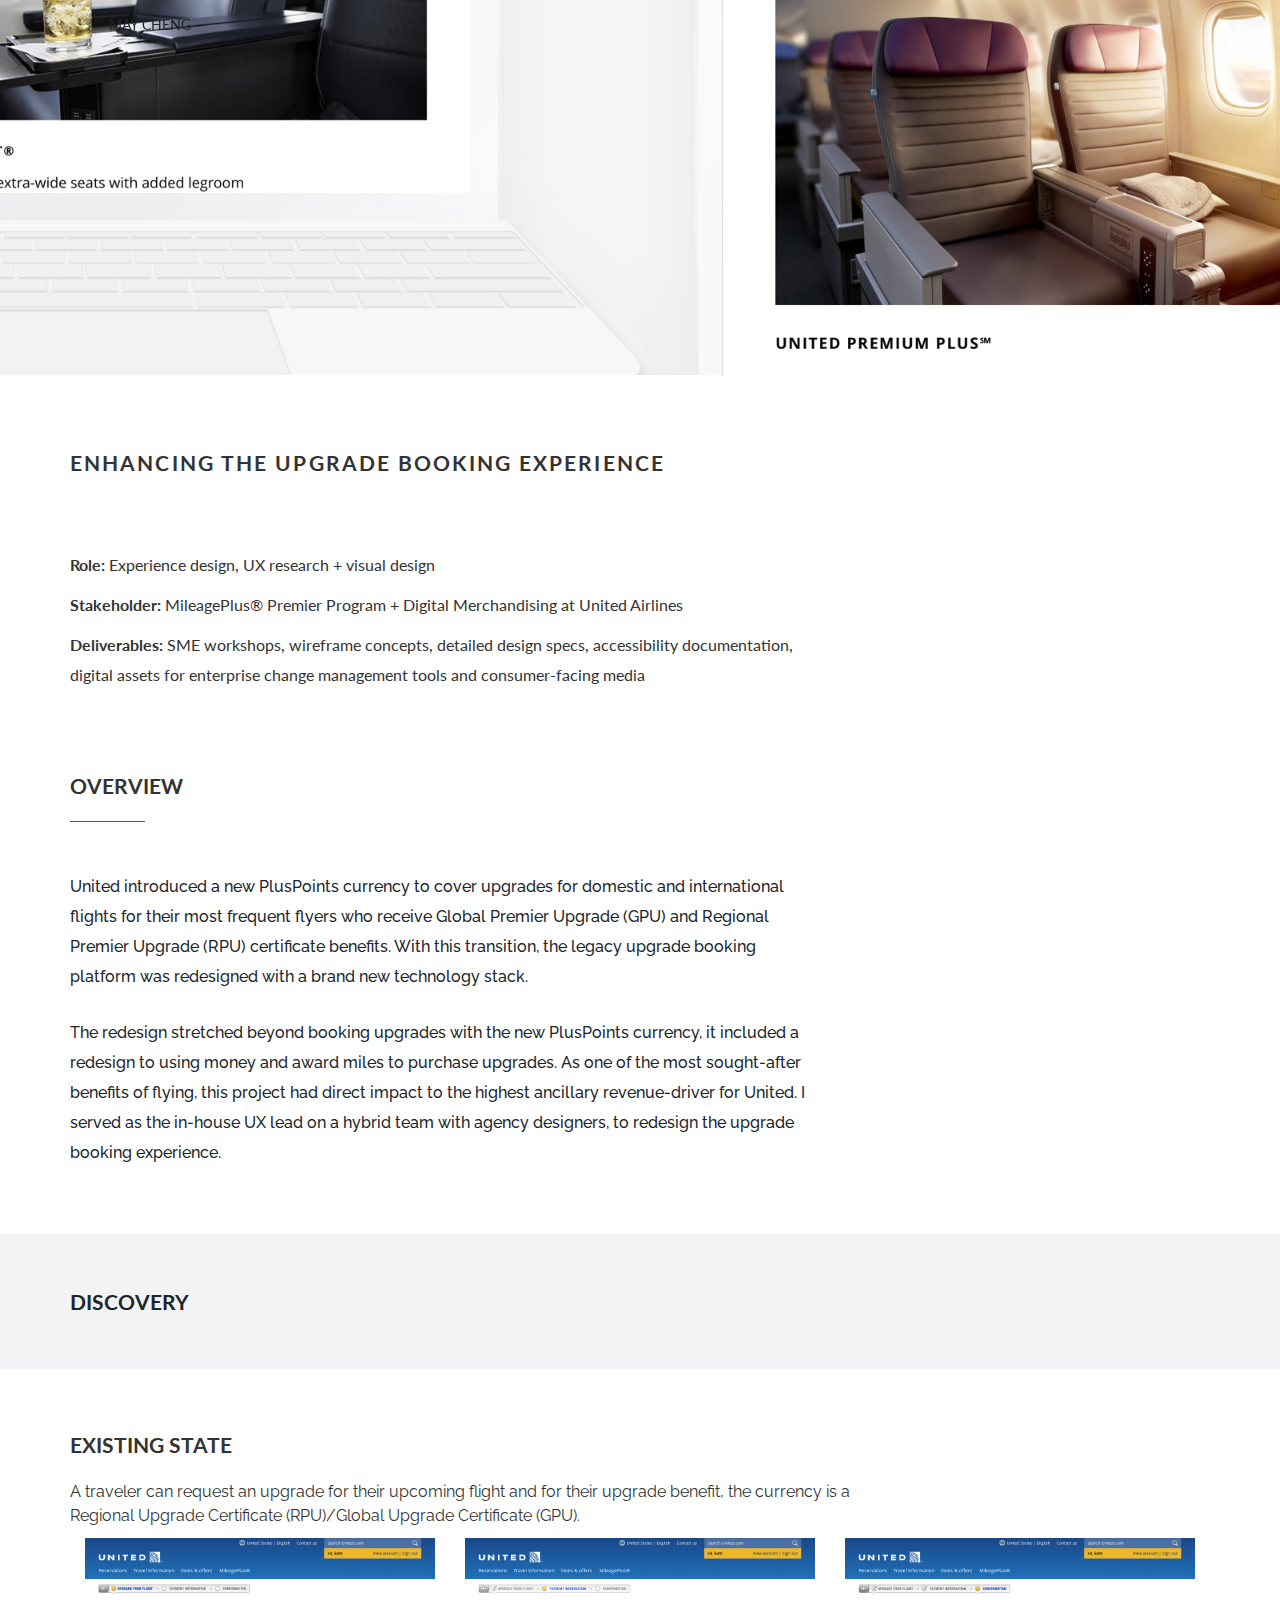
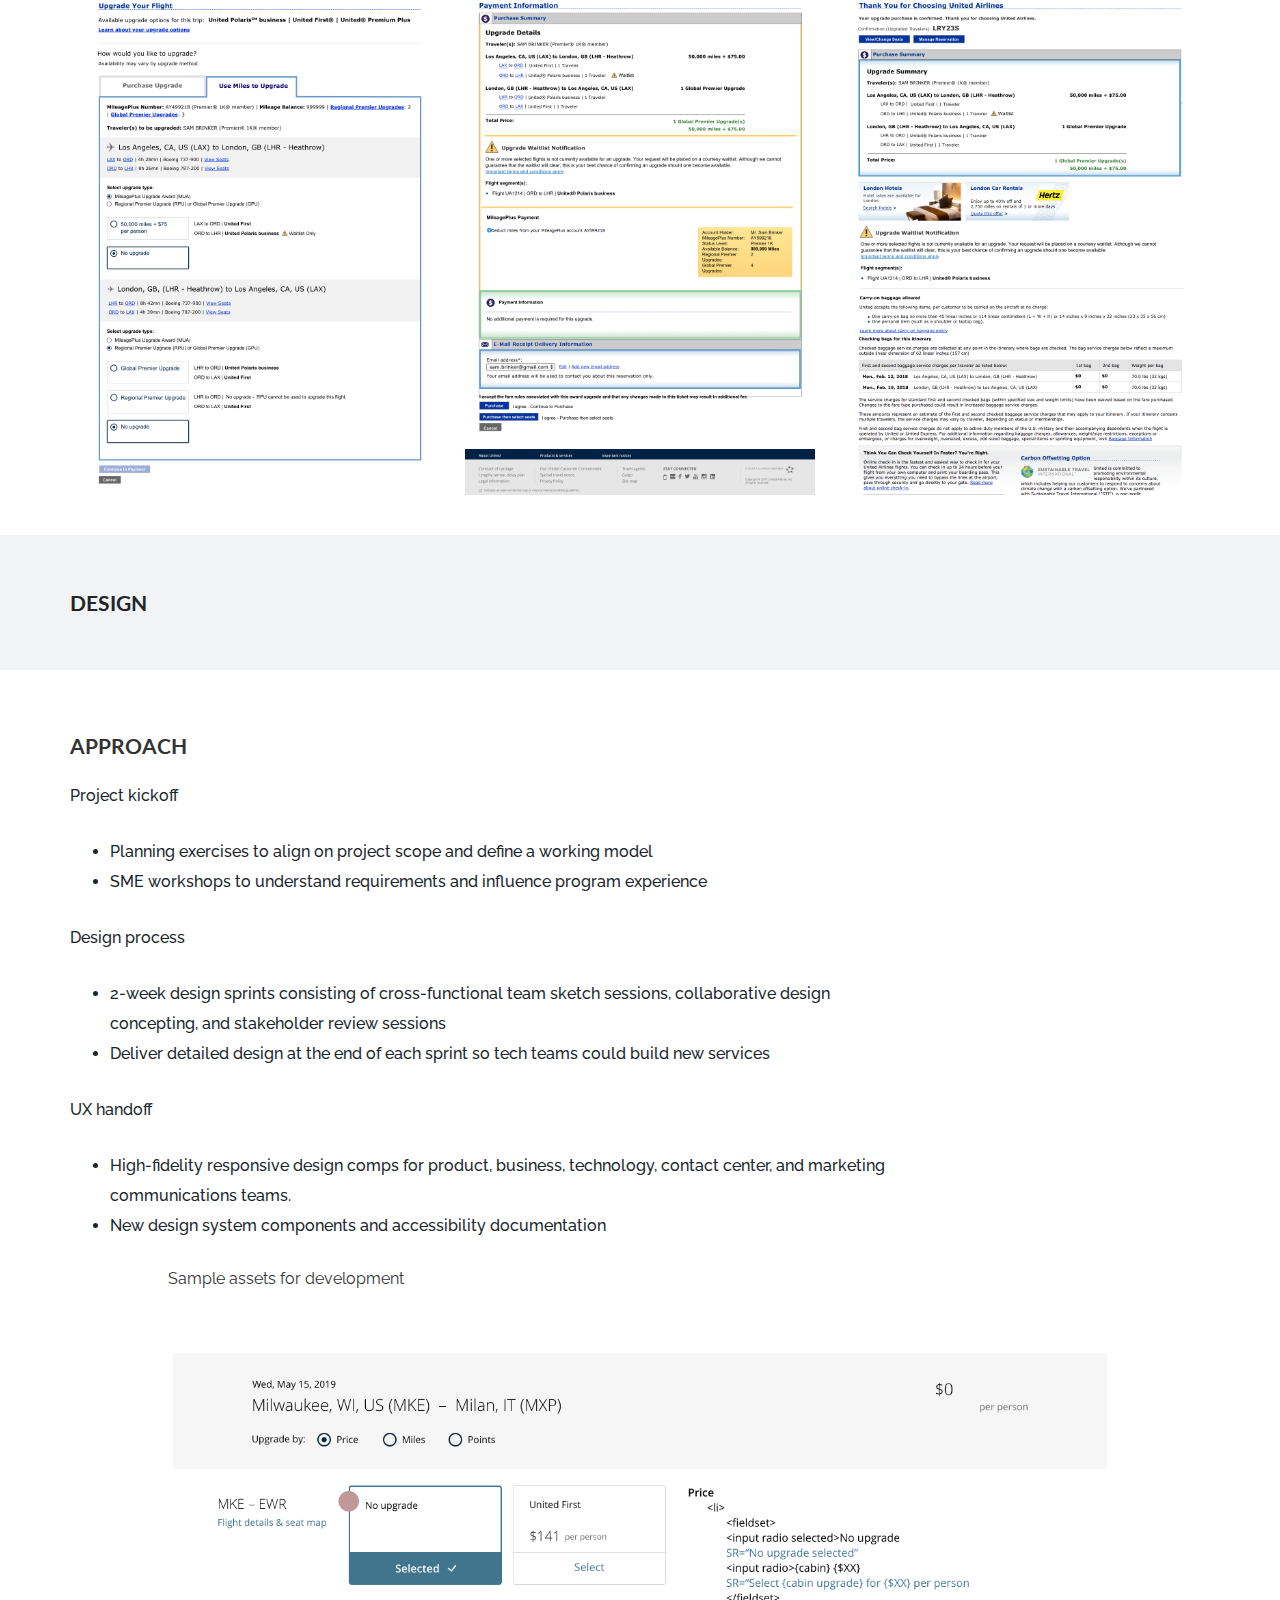
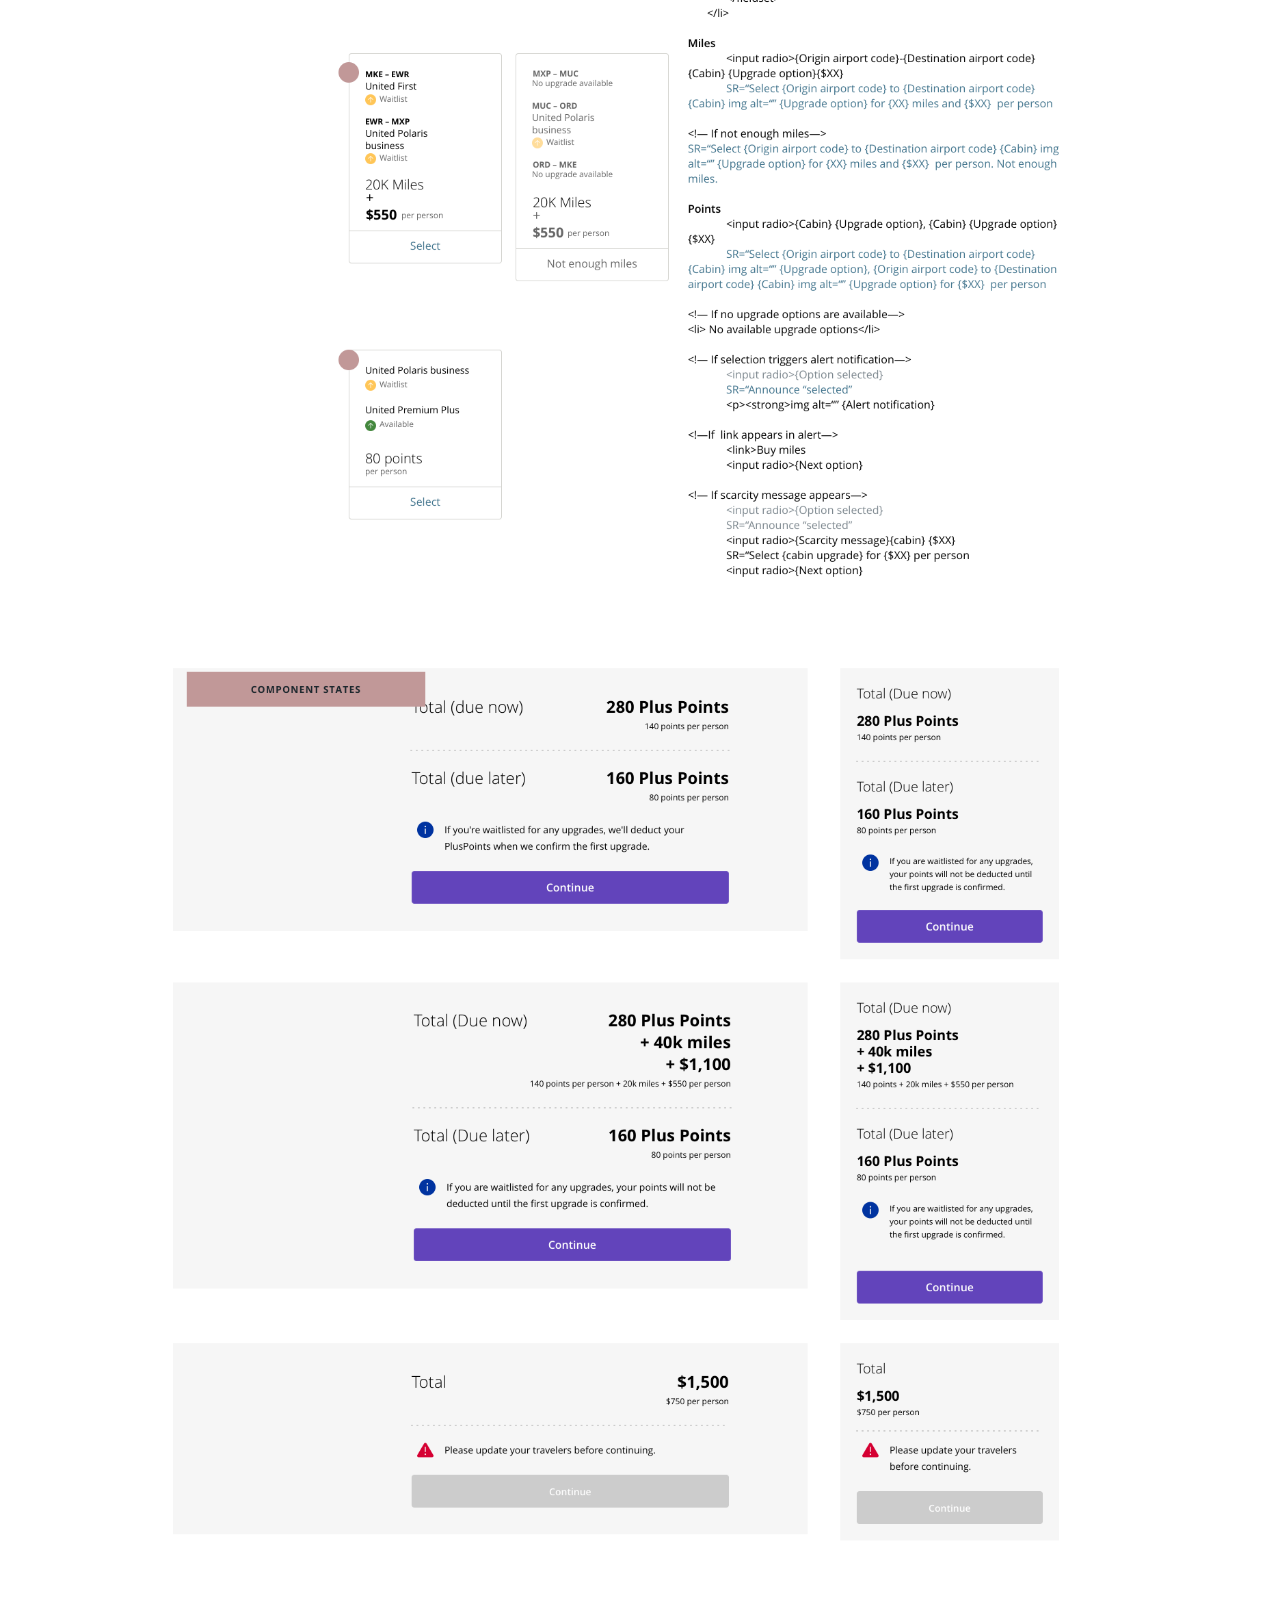
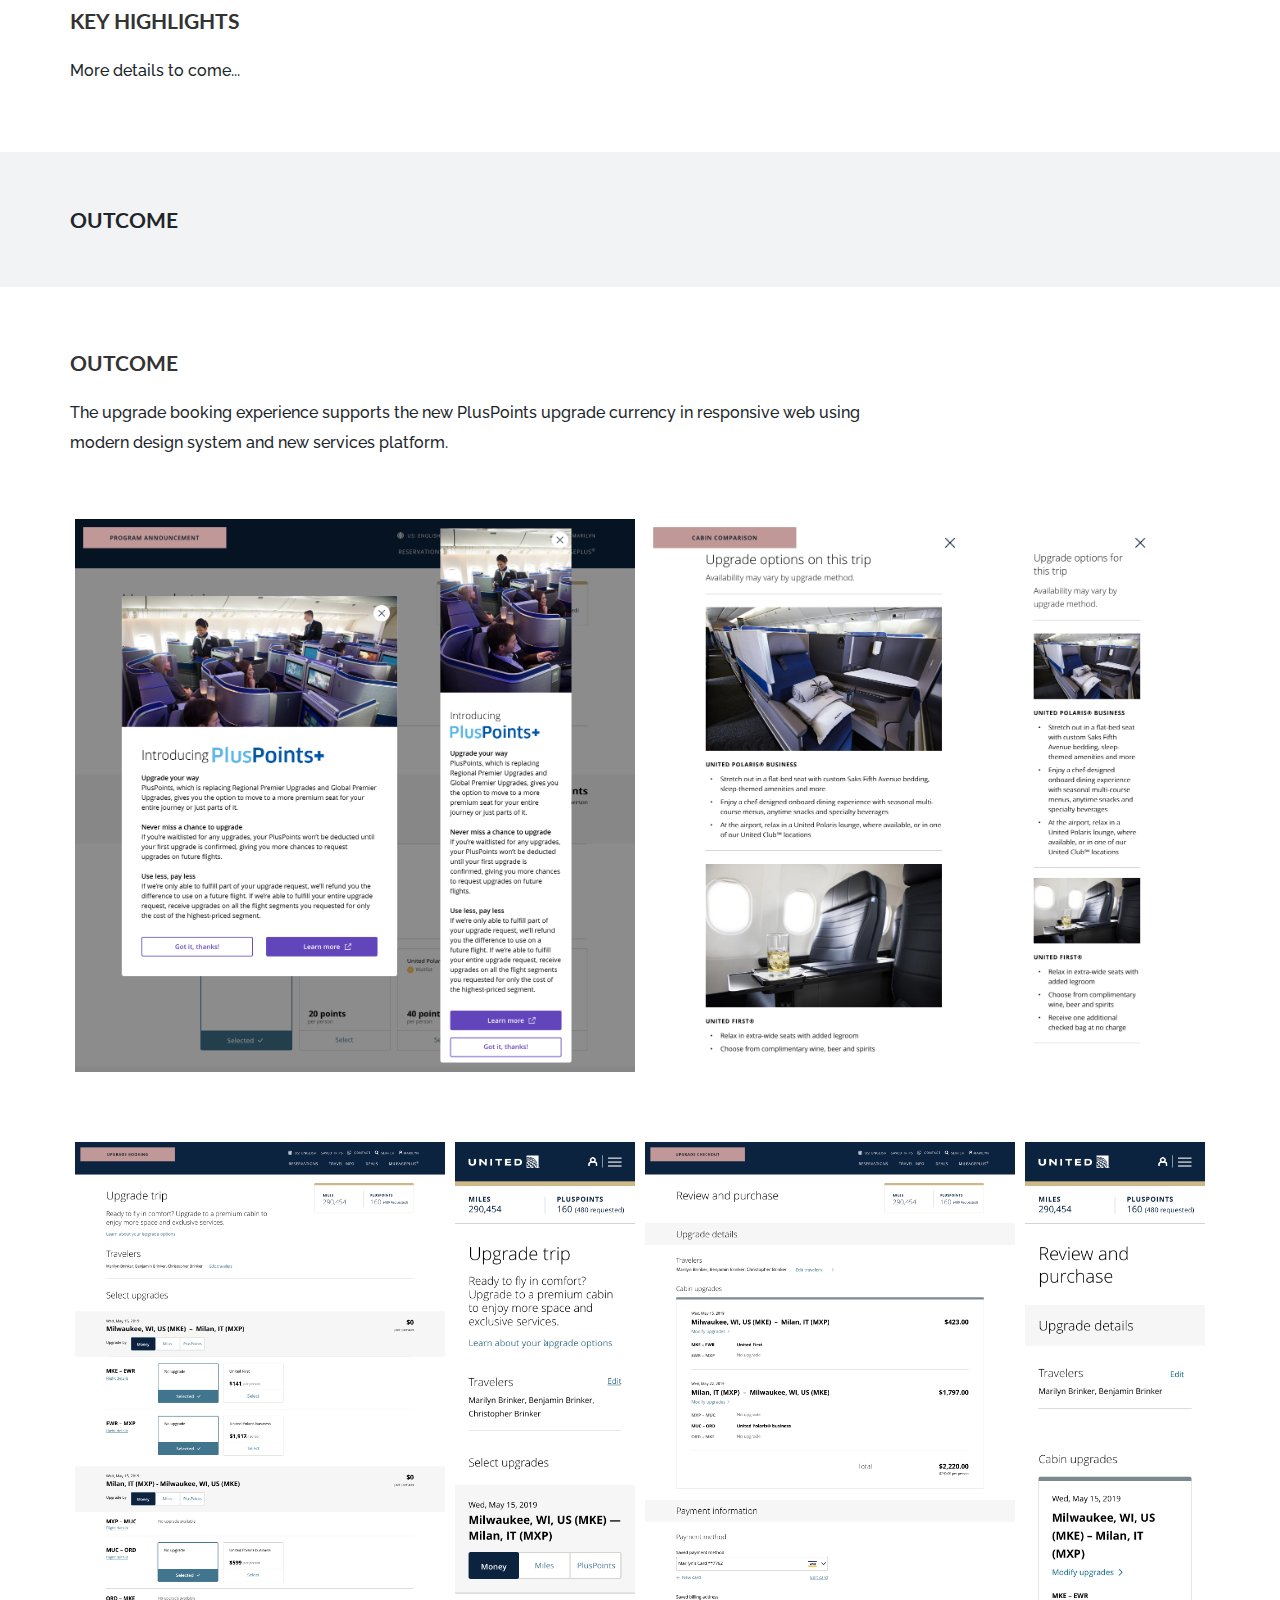
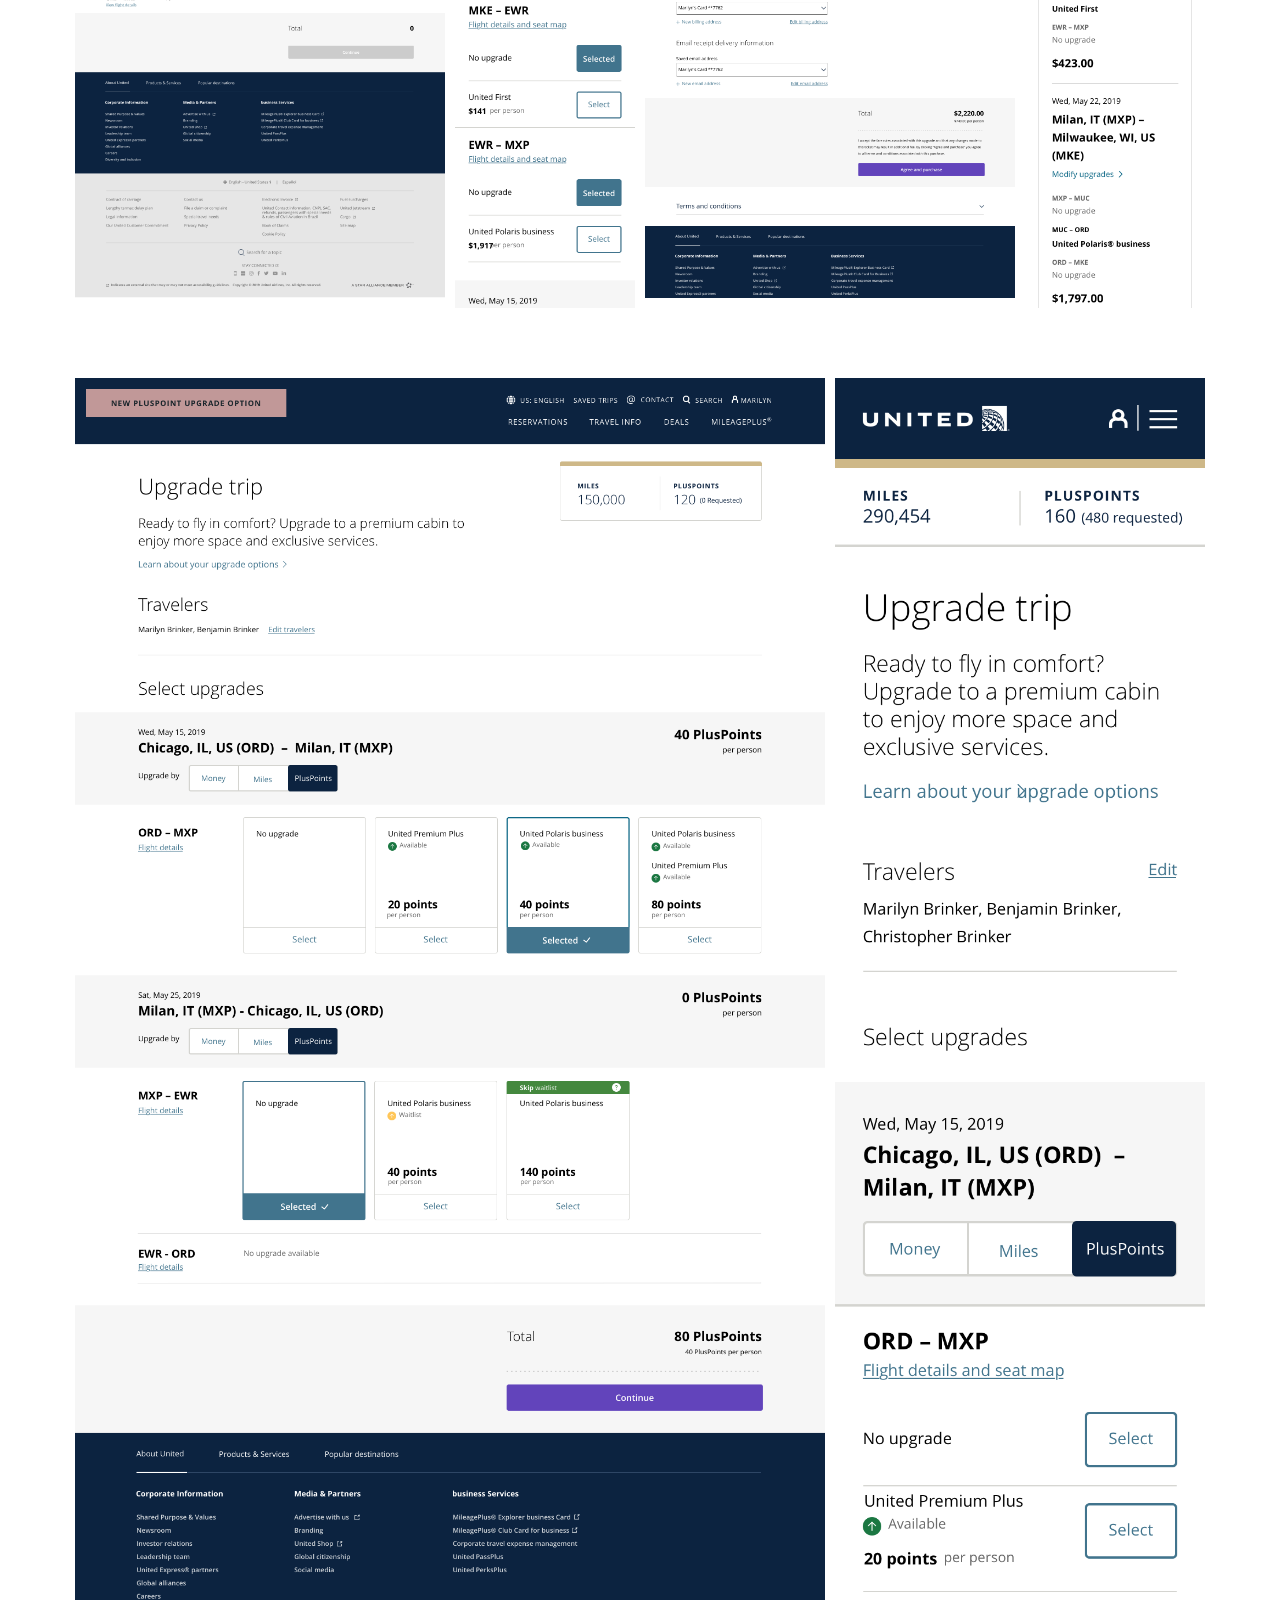
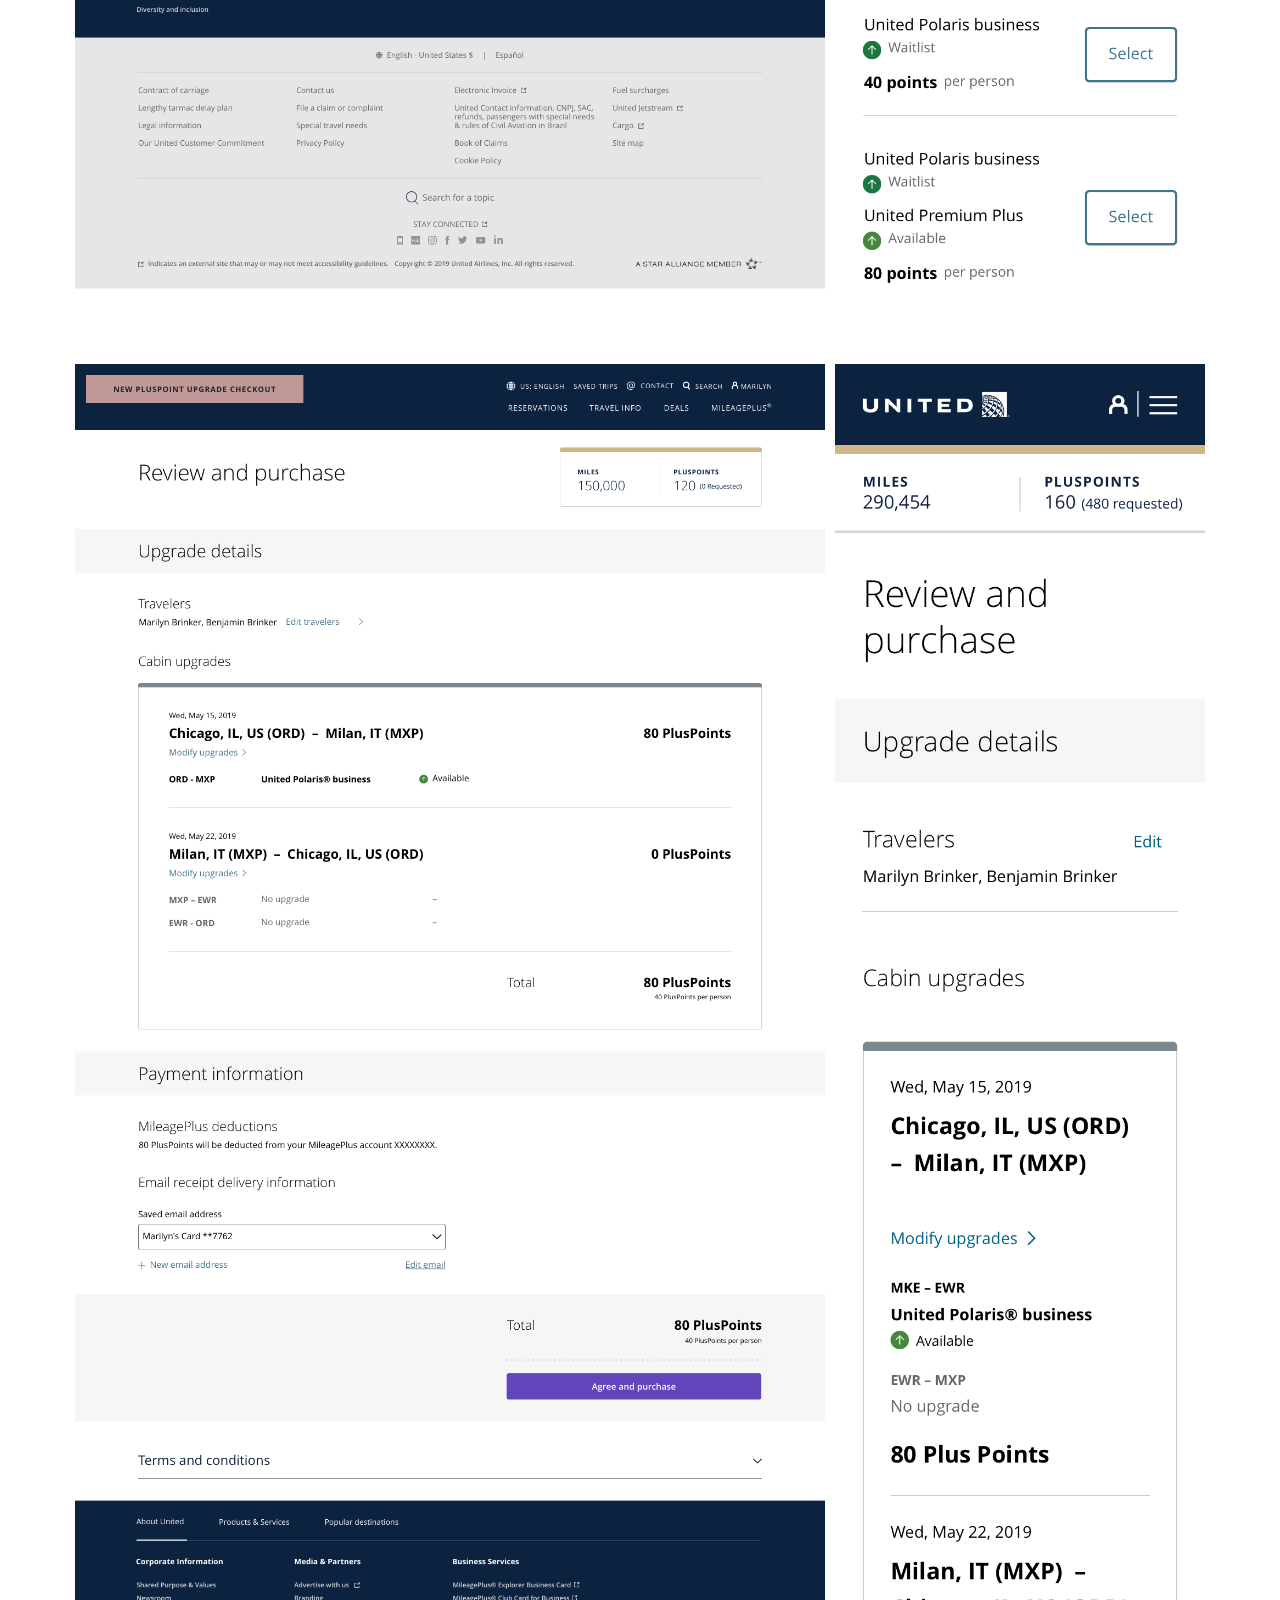
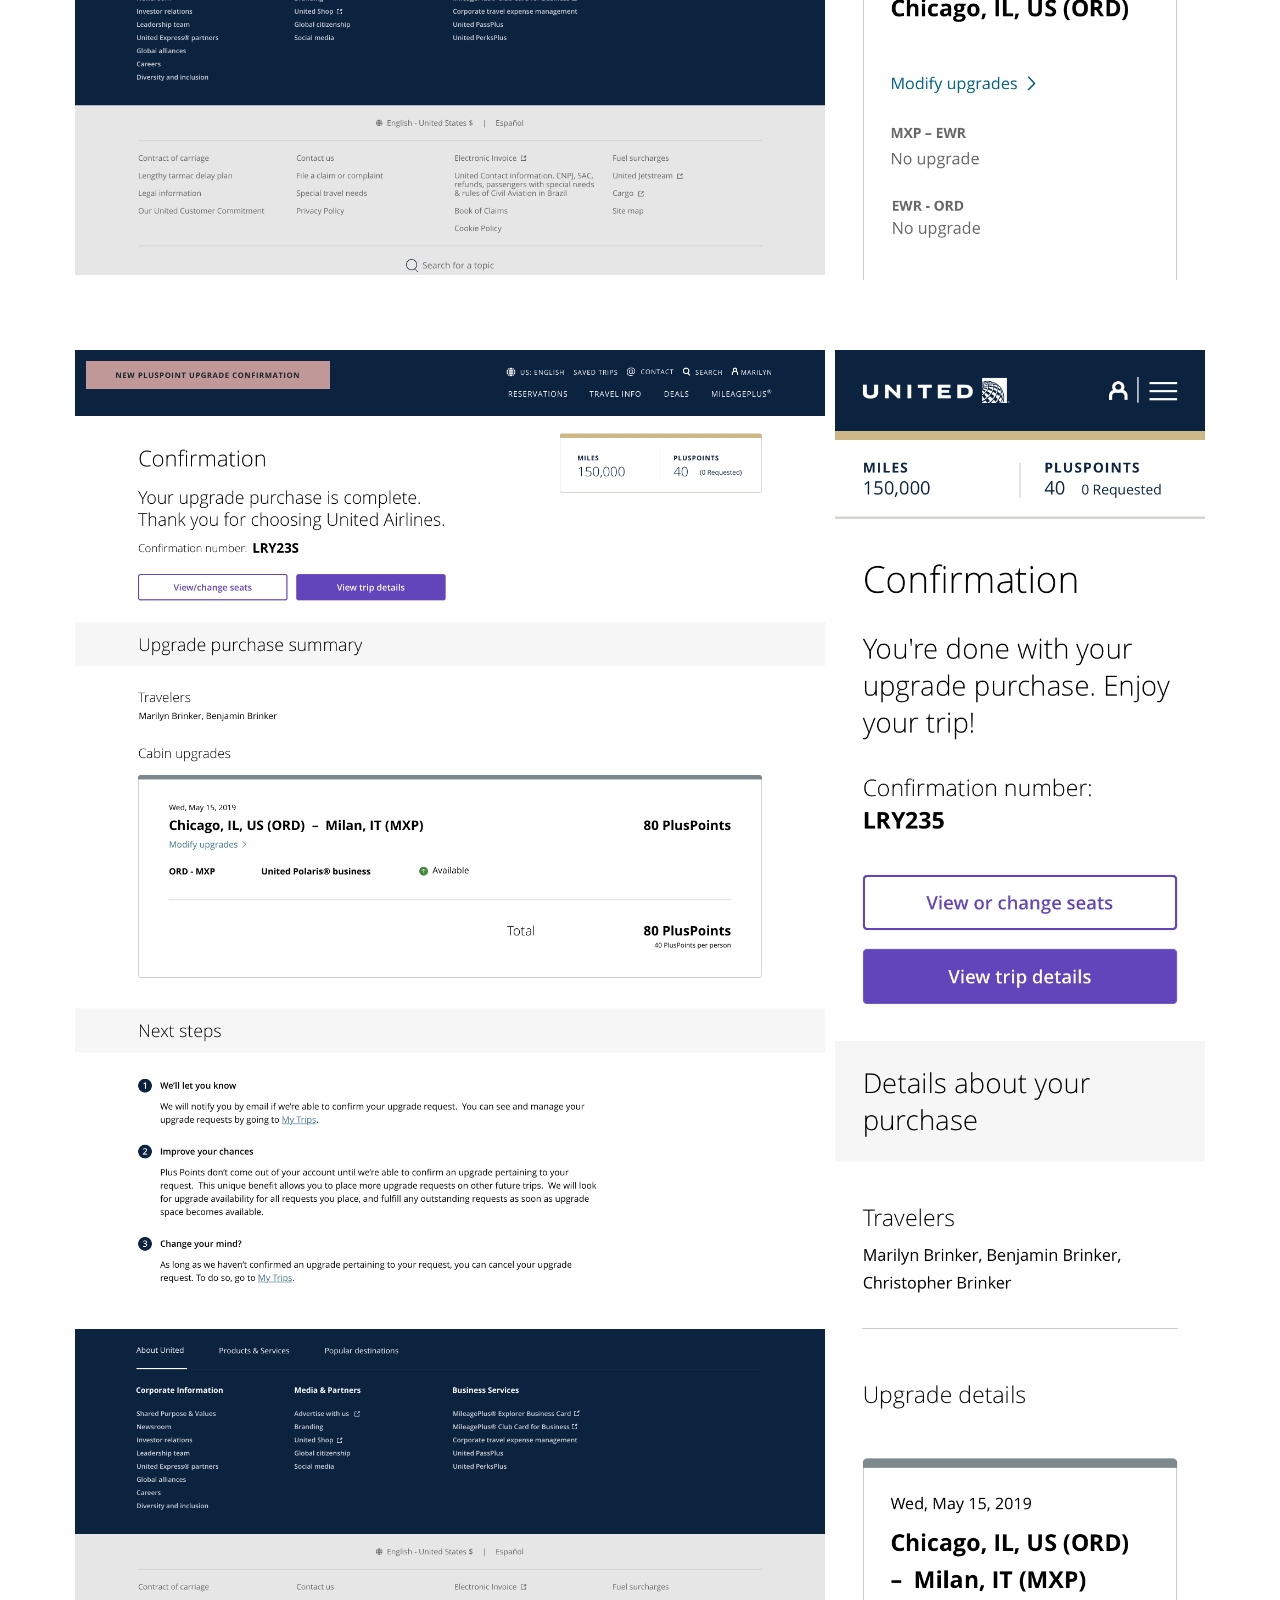
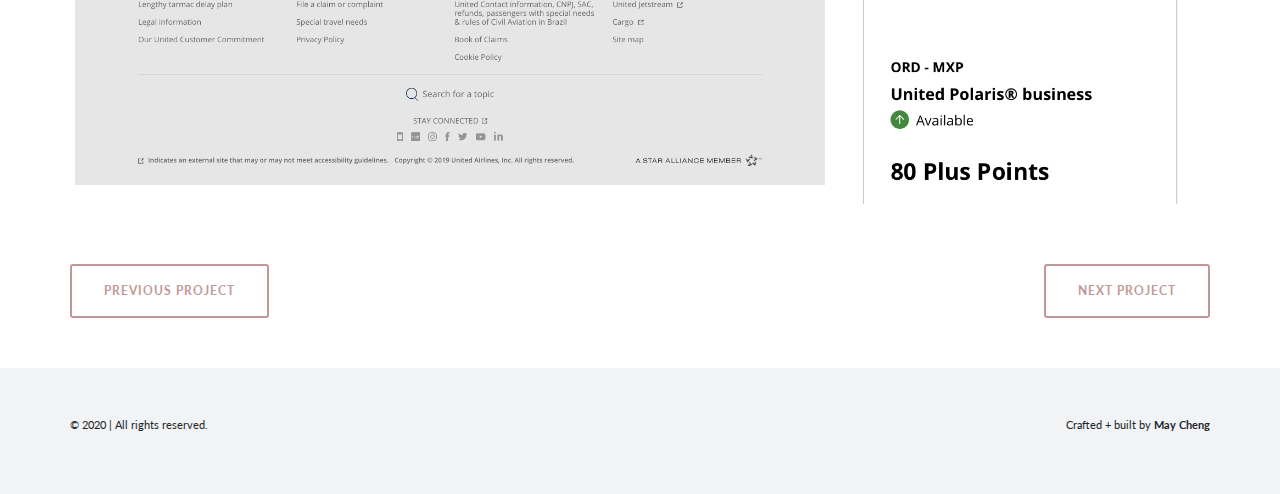
<file: indexpage3.html>
<!DOCTYPE html>
<html lang="en">

<head>

    <meta charset="utf-8">
    <meta http-equiv="X-UA-Compatible" content="IE=edge">
    <meta name="viewport" content="width=device-width, initial-scale=1">
    <meta name="description" content="">
    <meta name="author" content="">

    <title>May Cheng - My work</title>

    <!-- Bootstrap Core CSS -->
    <link href="css/bootstrap.min.css" rel="stylesheet"> 
    <link href="css/main-page.css" rel="stylesheet">
    <link href="css/work-page.css" rel="stylesheet">

    <!-- Custom Fonts -->
    <link href="font-awesome/css/font-awesome.min.css" rel="stylesheet" type="text/css">
    <link href="http://fonts.googleapis.com/css?family=Lato:300,400,700,300italic,400italic,700italic" rel="stylesheet" type="text/css">
    <link href="https://fonts.googleapis.com/css2?family=Raleway:ital,wght@0,100;0,200;0,300;0,400;0,500;0,600;0,700;0,800;0,900;1,100;1,200;1,300;1,400;1,500;1,600;1,700;1,800;1,900&display=swap" rel="stylesheet">

    <!--Jquery-->

    <script src="https://ajax.googleapis.com/ajax/libs/jquery/2.1.3/jquery.min.js"></script>

    <!--
    <script src="https://use.typekit.net/jev1dcz.js"></script>
    <script>try{Typekit.load({ async: true });}catch(e){}</script>
    -->

    <!--HTML5 Shim and Respond.js IE8 support of HTML5 elements and media queries 
    WARNING: Respond.js doesn't work if you view the page via file:// 
    [if lt IE 9]-->

    <script src="https://oss.maxcdn.com/libs/html5shiv/3.7.0/html5shiv.js"></script>
    <script src="https://oss.maxcdn.com/libs/respond.js/1.4.2/respond.min.js"></script>

</head>


<body>
    <a name="top"></a>   
    <!-- Navigation -->
    <nav class="navbar navbar-default navbar-fixed-top topnav" role="navigation">
            <div class="container topnav header">

                <div class="row">
                <div class="col-md-offset-1 col-md-10">
            
                    <!-- Brand and toggle get grouped for better mobile display -->
                    <div class="navbar-header">
                        <button type="button" class="navbar-toggle" data-toggle="collapse" data-target="#bs-example-navbar-collapse-1">
                        <span class="sr-only">Toggle navigation</span>
                        <span class="icon-bar"></span>
                        <span class="icon-bar"></span>
                        <span class="icon-bar"></span>
                        </button>
                        <a class="navbar-brand topnav" href="index.html">May Cheng</a>
                    </div>

                </div>
                </div>

            </div>
    </nav>

    <!--Hero-->
    <div class="work-project-ppr"></div>
        
    <!-- Page -->
    <a  name="Top"></a>
    <div class="container">

        <div class="row">
        <div class="col-sm-12 col-md-12 col-lg-10">        
            <h1 class="main-section-title">Enhancing the upgrade booking experience</h1>
        </div>
        </div>


            <div class="row"> 
            <div class="col-sm-12 col-md-10 col-lg-8">
            <div class="project-description">
                <p><strong>Role:</strong> Experience design, UX research + visual design</p>
                <p><strong>Stakeholder:</strong> MileagePlus® Premier Program + Digital Merchandising at United Airlines</p>
                <p><strong>Deliverables:</strong> SME workshops, wireframe concepts, detailed design specs, accessibility documentation, digital assets for enterprise change management tools and consumer-facing media</p>
            </div>
            </div>
            </div>

                    
            <div class="row">
            <div class="col-md-8">
                <h2 class="project-section-title">Overview</h2>
                <div class="main-section-underline"></div>
                <p class="project-section-content">United introduced a new PlusPoints currency to cover upgrades for domestic and international flights for their most frequent flyers who receive Global Premier Upgrade (GPU) and Regional Premier Upgrade (RPU) certificate benefits. With this transition, the legacy upgrade booking platform was redesigned with a brand new technology stack.</p>

                <p class="project-section-content">The redesign stretched beyond booking upgrades with the new PlusPoints currency, it included a redesign to using money and award miles to purchase upgrades. As one of the most sought-after benefits of flying, this project had direct impact to the highest ancillary revenue-driver for United. I served as the in-house UX lead on a hybrid team with agency designers, to redesign the upgrade booking experience.</p> 

                <!-- <p>Reference: <a target="_blank" href="https://mileageplusupdates.com/mileageplus/english/upgrades/#accordion-faq-3/">MileagePlus PlusPoints Upgrades</a> -->
                </p>
            </div>
            </div>

    </div>

        <section class="project-section-process">
            <div class="container clearfix">
                <div class="row">
                <div class="col-sm-12 col-md-10 col-lg-9"> 
                    <h2 class="project-section-title">Discovery</h2>
                </div>
                </div>
            </div>
        </section>
    
        
        <div class="container">


            <div class="row">
            <div class="col-sm-12 col-md-10 col-lg-9">
                <h2 class="project-section-title">Existing state</h2>
                <p>A traveler can request an upgrade for their upcoming flight and for their upgrade benefit, the currency is a Regional Upgrade Certificate (RPU)/Global Upgrade Certificate (GPU).</p>
            </div>
            </div>


            <div class="row">
            <div class="col-sm-10 col-md-12"> 
                     
                    <img class="col-md-4 img-responsive" src="img/PPR/Existing1.png">
                    <img class="col-md-4 img-responsive" src="img/PPR/Existing2.png">
                    <img class="col-md-4 img-responsive" src="img/PPR/Existing3.png">
            </div>
            </div>

    </div>

        <section class="project-section-process">
            <div class="container clearfix">
                <div class="row">
                <div class="col-sm-12 col-md-10 col-lg-9"> 
                    <h2 class="project-section-title">Design</h2>
                </div>
                </div>
            </div>
        </section>
    
        
        <div class="container">


            <div class="row">
            <div class="col-sm-12 col-md-10 col-lg-9">
                <h2 class="project-section-title">Approach</h2>
                <p class="project-section-content">Project kickoff
                <ul class="project-section-content">
                    <li>Planning exercises to align on project scope and define a working model</li>
                    <li>SME workshops to understand requirements and influence program experience</li>
                </ul>
                </p>

                <p class="project-section-content">Design process
                <ul class="project-section-content">
                    <li>2-week design sprints consisting of cross-functional team sketch sessions, collaborative design concepting, and stakeholder review sessions</li>
                    <li>Deliver detailed design at the end of each sprint so tech teams could build new services</li>
                </ul>
                </p>

                <p class="project-section-content">UX handoff
                <ul class="project-section-content">
                    <li>High-fidelity responsive design comps for product, business, technology, contact center, and marketing communications teams.</li>
                    <li>New design system components and accessibility documentation</li>
                </ul>
                </p>
            </div>
            </div>


            <div class="row">
            <div class="col-md-10 col-md-offset-1">
                <p>Sample assets for development
                <img class="img-responsive center-block deliverable" src="img/PPR/handoff1.png">
                </p>
                <img class="img-responsive center-block deliverable" src="img/PPR/handoff2.png">
            </div>
            </div>


            <div class="row">
            <div class="col-sm-12 col-md-10 col-lg-9">

                <h2 class="project-section-title">Key highlights</h2>
                <p class="project-section-content">More details to come...</p>
      
            </div>
            </div> 

    </div>

        <section class="project-section-process">
            <div class="container clearfix">
                <div class="row">
                <div class="col-sm-12 col-md-10 col-lg-9"> 
                    <h2 class="project-section-title">Outcome</h2>
                </div>
                </div>
            </div>
        </section>
    
        
        <div class="container">              


            <div class="row">
            <div class="col-sm-12 col-md-10 col-lg-9">
                <h2 class="project-section-title">Outcome</h2>
                <p class="project-section-content">The upgrade booking experience supports the new PlusPoints upgrade currency in responsive web using modern design system and new services platform.</p>

            </div>
            </div>

            <div class="row">
            <div class="col-md-12">                     
                    <img class="col-md-6 img-responsive center-block deliverable" src="img/PPR/Outcome1.png">
                    <img class="col-md-6 img-responsive center-block deliverable" src="img/PPR/Outcome2.png">
            </div>
            </div>

            <div class="row">
            <div class="col-md-12">                    
                    <img class="col-md-4 img-responsive center-block deliverable" src="img/PPR/Outcome3.png">
                    <img class="col-md-2 img-responsive center-block deliverable" src="img/PPR/outcome4.png">
                    <img class="col-md-4 img-responsive center-block deliverable" src="img/PPR/outcome5.png">
                    <img class="col-md-2 img-responsive center-block deliverable" src="img/PPR/outcome6.png">
            </div>
            </div>

            <div class="row">
            <div class="col-md-12">                     
                    <img class="col-md-8 img-responsive center-block deliverable" src="img/PPR/outcome7.png">
                    <img class="col-md-4 img-responsive center-block deliverable" src="img/PPR/outcome8.png">
            </div>
            </div>

            <div class="row">
            <div class="col-md-12">                     
                    <img class="col-md-8 img-responsive center-block deliverable" src="img/PPR/outcome9.png">
                    <img class="col-md-4 img-responsive center-block deliverable" src="img/PPR/outcome10.png">
            </div>
            </div>

            <div class="row">
            <div class="col-md-12">                     
                    <img class="col-md-8 img-responsive center-block deliverable" src="img/PPR/outcome11.png">
                    <img class="col-md-4 img-responsive center-block deliverable" src="img/PPR/outcome12.png">
            </div>
            </div>
        
            <div class="row">
            <div class="col-md-6">
                <a href="indexpage2.html" class="btn btn-primary btn-sm outline" role="button">Previous project</a>
            </div>

            <div class="col-md-6 text-right">
                <a href="work4.html" class="btn btn-primary btn-sm outline" role="button">Next project</a>
            </div>
            </div>
                            
    </div>

</body>


<!-- Footer -->
    <footer>
            <div class="container">
                    <div class="row">
                        <div class="col-sm-12 col-md-6">               
                        <p class="page-footer">&copy 2020 | All rights reserved.</p>
                        </div>

                        <div class="col-sm-12 col-md-6">               
                        <p class="page-footer text-right">Crafted + built by <strong>May Cheng</strong></p>
                        </div>
                    </div>
            </div>
    </footer>


<!-- jQuery -->
    <script src="js/jquery.js"></script>

    <!-- Bootstrap Core JavaScript -->
    <script src="js/bootstrap.min.js"></script>
    <script src="js/header.js"></script>

</body>

</html>
</file>
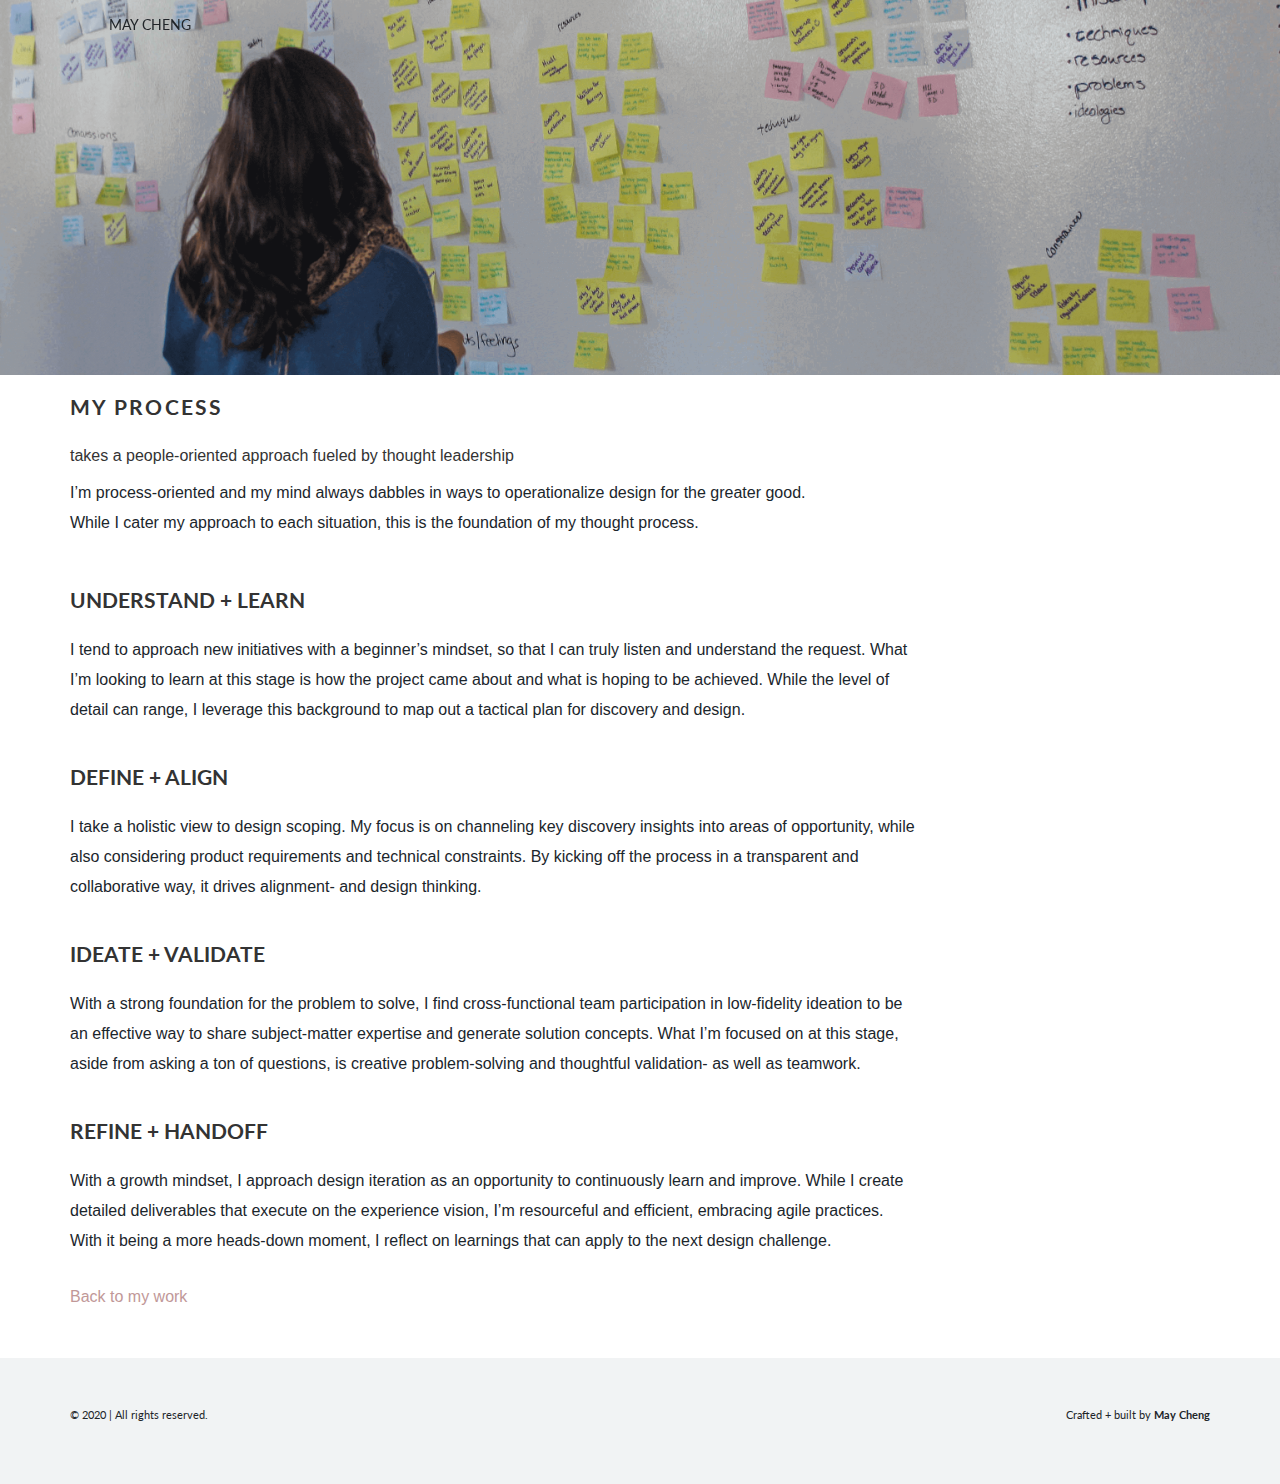
<file: indexpage4.html>
<!DOCTYPE html>
<html lang="en">

<head>

    <meta charset="utf-8">
    <meta http-equiv="X-UA-Compatible" content="IE=edge">
    <meta name="viewport" content="width=device-width, initial-scale=1">
    <meta name="description" content="">
    <meta name="author" content="">

    <title>My Process</title>

    <!-- Bootstrap Core CSS -->
    <link href="css/bootstrap.min.css" rel="stylesheet"> 
    <link href="css/main-page.css" rel="stylesheet">
    <link href="css/work-page.css" rel="stylesheet">

    <!-- Custom Fonts -->
    <link href="font-awesome/css/font-awesome.min.css" rel="stylesheet" type="text/css">
    <link href="http://fonts.googleapis.com/css?family=Lato:300,400,700,300italic,400italic,700italic" rel="stylesheet" type="text/css">

    <!--Jquery-->

    <script src="https://ajax.googleapis.com/ajax/libs/jquery/2.1.3/jquery.min.js"></script>

    <!--
    <script src="https://use.typekit.net/jev1dcz.js"></script>
    <script>try{Typekit.load({ async: true });}catch(e){}</script>
    -->

    <!--HTML5 Shim and Respond.js IE8 support of HTML5 elements and media queries 
    WARNING: Respond.js doesn't work if you view the page via file:// 
    [if lt IE 9]-->

    <script src="https://oss.maxcdn.com/libs/html5shiv/3.7.0/html5shiv.js"></script>
    <script src="https://oss.maxcdn.com/libs/respond.js/1.4.2/respond.min.js"></script>

</head>


<body>
    <a name="top"></a>
     <!-- Navigation -->
    <nav class="navbar navbar-default navbar-fixed-top topnav" role="navigation">
            <div class="container topnav header">

                    <div class="row">
                    <div class="col-md-offset-1 col-md-10">
            
                    <!-- Brand and toggle get grouped for better mobile display -->
                    <div class="navbar-header">
                            <button type="button" class="navbar-toggle" data-toggle="collapse" data-target="#bs-example-navbar-collapse-1">
                                <span class="sr-only">Toggle navigation</span>
                                <span class="icon-bar"></span>
                                <span class="icon-bar"></span>
                                <span class="icon-bar"></span>
                            </button>
                            <a class="navbar-brand topnav" href="index.html">May Cheng</a>
                    </div>

                    </div>
                    </div>
            </div>
    </nav>

<!-- Header -->
<body>

<div class="work-project-process"></div>

    <!-- Page -->
    <div class="container">

            <div class="row">
            <div class="col-sm-12 col-md-12 col-lg-10">        
                <h1 class="main-section-title">My process</h1>
                <p class="project-subtitle">takes a people-oriented approach fueled by thought leadership</p>
            </div>
            </div>


            <div class="row"> 
            <div class="col-sm-12 col-md-10 col-lg-8">
                <p class="project-section-content">I’m process-oriented and my mind always dabbles in ways to operationalize design for the greater good. While I cater my approach to each situation, this is the foundation of my thought process.</p>
            </div>
            </div>

                    
            <div class="row">
            <div class="col-sm-12 col-md-10 col-lg-9">
                <h2 class="project-section-title">Understand + Learn</h2>
                <p class="project-section-content">I tend to approach new initiatives with a beginner’s mindset, so that I can truly listen and understand the request. What I’m looking to learn at this stage is how the project came about and what is hoping to be achieved. While the level of detail can range, I leverage this background to map out a tactical plan for discovery and design.</p>

                <h2 class="project-section-title">Define + Align</h2>
                <p class="project-section-content">I take a holistic view to design scoping. My focus is on channeling key discovery insights into areas of opportunity, while also considering product requirements and technical constraints. By kicking off the process in a transparent and collaborative way, it drives alignment- and design thinking.</p>

                <h2 class="project-section-title">Ideate + Validate</h2>
                <p class="project-section-content">With a strong foundation for the problem to solve, I find cross-functional team participation in low-fidelity ideation to be an effective way to share subject-matter expertise and generate solution concepts. What I’m focused on at this stage, aside from asking a ton of questions, is creative problem-solving and thoughtful validation- as well as teamwork.</p>

                <h2 class="project-section-title">Refine + Handoff</h2>
                <p class="project-section-content">With a growth mindset, I approach design iteration as an opportunity to continuously learn and improve. While I create detailed deliverables that execute on the experience vision, I’m resourceful and efficient, embracing agile practices. With it being a more heads-down moment, I reflect on learnings that can apply to the next design challenge.</p>

            </div>
            </div> 

            <div class="row">
            <div class="col-sm-12">
                <div class="project-section-content">
                <a href="index.html">Back to my work</a>
                 <br>
                <br>
                </div>
            </div>
            </div>


</div>


</body>


<!-- Footer -->
    <footer>
            <div class="container">
                    <div class="row">
                        <div class="col-sm-12 col-md-6">               
                        <p class="page-footer">&copy 2020 | All rights reserved.</p>
                        </div>

                        <div class="col-sm-12 col-md-6">               
                        <p class="page-footer text-right">Crafted + built by <strong>May Cheng</strong></p>
                        </div>
                    </div>
            </div>
    </footer>


<!-- jQuery -->
    <script src="js/jquery.js"></script>

    <!-- Bootstrap Core JavaScript -->
    <script src="js/bootstrap.min.js"></script>
    <script src="js/header.js"></script>

</body>

</html>
</file>
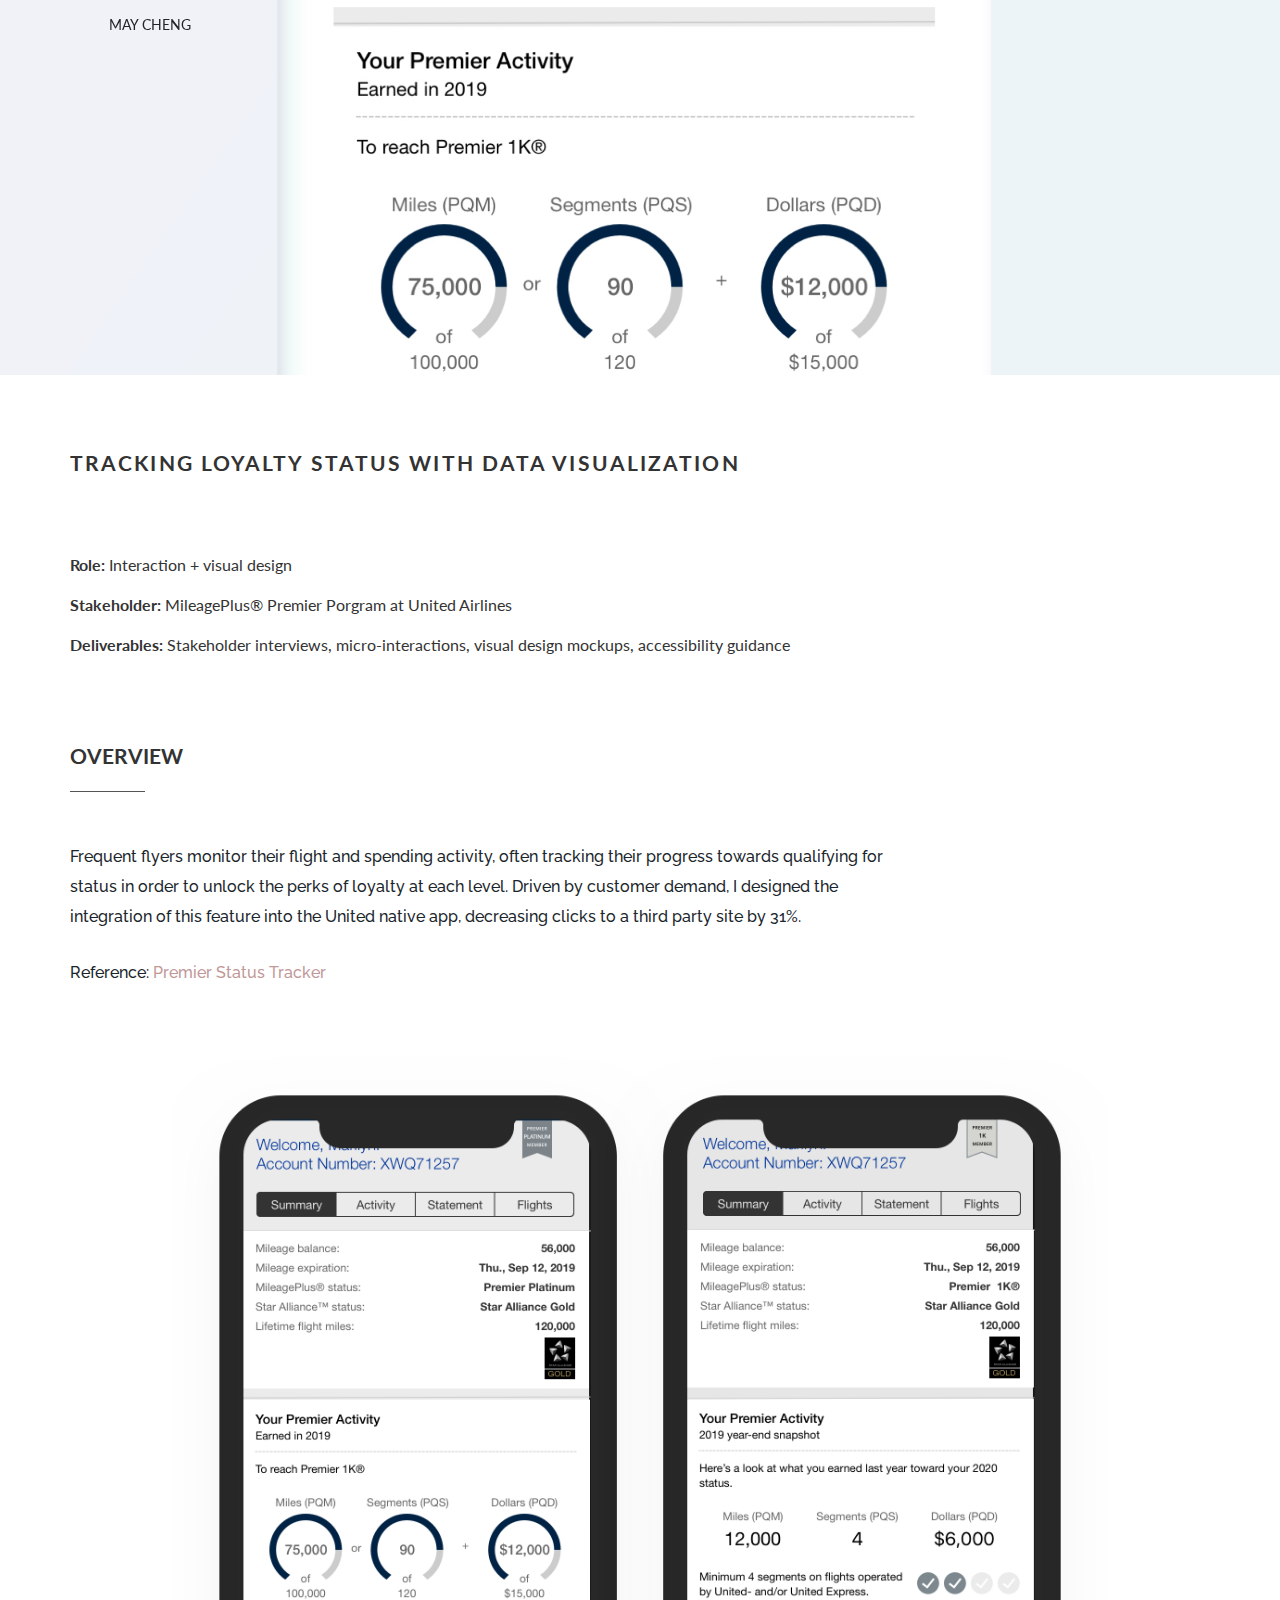
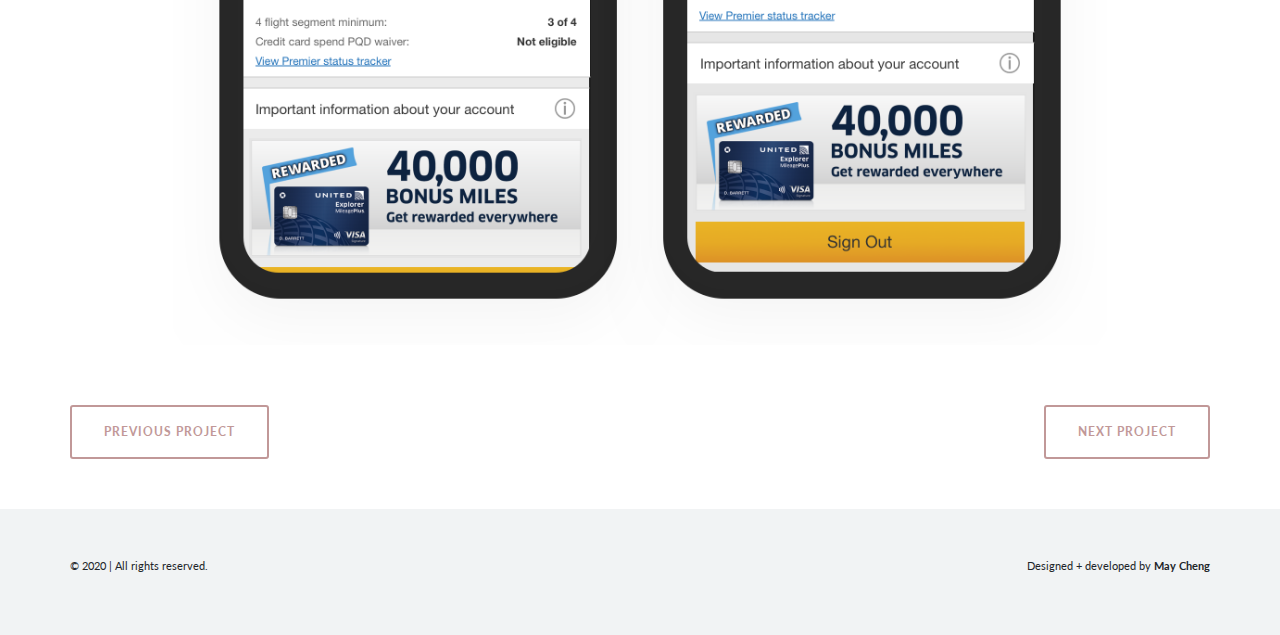
<file: work4.html>
<!DOCTYPE html>
<html lang="en">

<head>

    <meta charset="utf-8">
    <meta http-equiv="X-UA-Compatible"="IE=edge">
    <meta name="viewport"="width=device-width, initial-scale=1">
    <meta name="description"="">
    <meta name="author"="">

    <title>May Cheng - My work</title>

    <!-- Bootstrap Core CSS -->
    <link href="css/bootstrap.min.css" rel="stylesheet"> 
    <link href="css/main-page.css" rel="stylesheet">
    <link href="css/work-page.css" rel="stylesheet">

    <!-- Custom Fonts -->
    <link href="font-awesome/css/font-awesome.min.css" rel="stylesheet" type="text/css">
    <link href="http://fonts.googleapis.com/css?family=Lato:300,400,700,300italic,400italic,700italic" rel="stylesheet" type="text/css">
    <link href="https://fonts.googleapis.com/css2?family=Raleway:ital,wght@0,100;0,200;0,300;0,400;0,500;0,600;0,700;0,800;0,900;1,100;1,200;1,300;1,400;1,500;1,600;1,700;1,800;1,900&display=swap" rel="stylesheet">

    <!--Jquery-->

    <script src="https://ajax.googleapis.com/ajax/libs/jquery/2.1.3/jquery.min.js"></script>

    <!--
    <script src="https://use.typekit.net/jev1dcz.js"></script>
    <script>try{Typekit.load({ async: true });}catch(e){}</script>
    -->

    <!--HTML5 Shim and Respond.js IE8 support of HTML5 elements and media queries 
    WARNING: Respond.js doesn't work if you view the page via file:// 
    [if lt IE 9]-->

    <script src="https://oss.maxcdn.com/libs/html5shiv/3.7.0/html5shiv.js"></script>
    <script src="https://oss.maxcdn.com/libs/respond.js/1.4.2/respond.min.js"></script>

</head>


<body>
    <a name="top"></a>
     <!-- Navigation -->
    <nav class="navbar navbar-default navbar-fixed-top topnav" role="navigation">
            <div class="container topnav header">

                    <div class="row">
                    <div class="col-md-offset-1 col-md-10">
            
                    <!-- Brand and toggle get grouped for better mobile display -->
                    <div class="navbar-header">
                            <button type="button" class="navbar-toggle" data-toggle="collapse" data-target="#bs-example-navbar-collapse-1">
                            <span class="sr-only">Toggle navigation</span>
                            <span class="icon-bar"></span>
                            <span class="icon-bar"></span>
                            <span class="icon-bar"></span>
                            </button>
                            <a class="navbar-brand topnav" href="index.html">May Cheng</a>
                    </div>


                    </div>
                    </div>
            </div>
    </nav>

    <!-- Hero -->
    <div class="work-project-pst"></div>

    <!-- Page -->
    <a  name="Top"></a>
    <div class="container">

            <div class="row">
            <div class="col-sm-12 col-md-12 col-lg-10">        
                <h1 class="main-section-title">Tracking loyalty status with data visualization</h1>
            </div>
            </div>


            <div class="row"> 
            <div class="col-sm-12 col-md-10 col-lg-8">
            <div class="project-description">
                <p><strong>Role:</strong> Interaction + visual design</p>
                <p><strong>Stakeholder:</strong> MileagePlus® Premier Porgram at United Airlines</p>
                <p><strong>Deliverables:</strong> Stakeholder interviews, micro-interactions, visual design mockups, accessibility guidance</p>
            </div>
            </div>
            </div>

                    
            <div class="row">
            <div class="col-sm-12 col-md-10 col-lg-9">
                <h2 class="project-section-title">Overview</h2>
                <div class="main-section-underline"></div>
                <p class="project-section-content">Frequent flyers monitor their flight and spending activity, often tracking their progress towards qualifying for status in order to unlock the perks of loyalty at each level. Driven by customer demand, I designed the integration of this feature into the United native app, decreasing clicks to a third party site by 31%.</p>

                <p class="project-section-content">Reference: <a target="_blank" href="https://www.united.com/web/en-US/apps/sso/Login.aspx?return_to=wsta&redirect=sec">Premier Status Tracker</a>
                </p>
            </div>
            </div>


            <!-- <div class="row">
            <div class="col-sm-12 col-md-10 col-lg-9">
                <h2 class="project-section-title">Outcome</h2>
            </div>
            </div> -->


            <div class="row">
            <div class="col-md-10 col-md-offset-1">
                <img class="img-responsive center-block deliverable" src="img/pst/pst1.png">      
            </div>
            </div>
             
            
            <div class="row">
            <div class="col-md-6">
                <a href="indexpage3.html" class="btn btn-primary btn-sm outline" role="button">Previous project</a>
            </div>

            <div class="col-md-6 text-right">
                <a href="work5.html" class="btn btn-primary btn-sm outline" role="button">Next project</a>
            </div>
            </div>

            
    </div>  

</body>


<!-- Footer -->
    <footer>
            <div class="container">
                    <div class="row">
                        <div class="col-sm-12 col-md-6">               
                        <p class="page-footer">&copy 2020 | All rights reserved.</p>
                        </div>

                        <div class="col-sm-12 col-md-6">               
                        <p class="page-footer text-right">Designed + developed by <strong>May Cheng</strong></p>
                        </div>
                    </div>
            </div>
    </footer>


<!-- jQuery -->
    <script src="js/jquery.js"></script>

    <!-- Bootstrap Core JavaScript -->
    <script src="js/bootstrap.min.js"></script>
    <script src="js/header.js"></script>


</html>
</file>
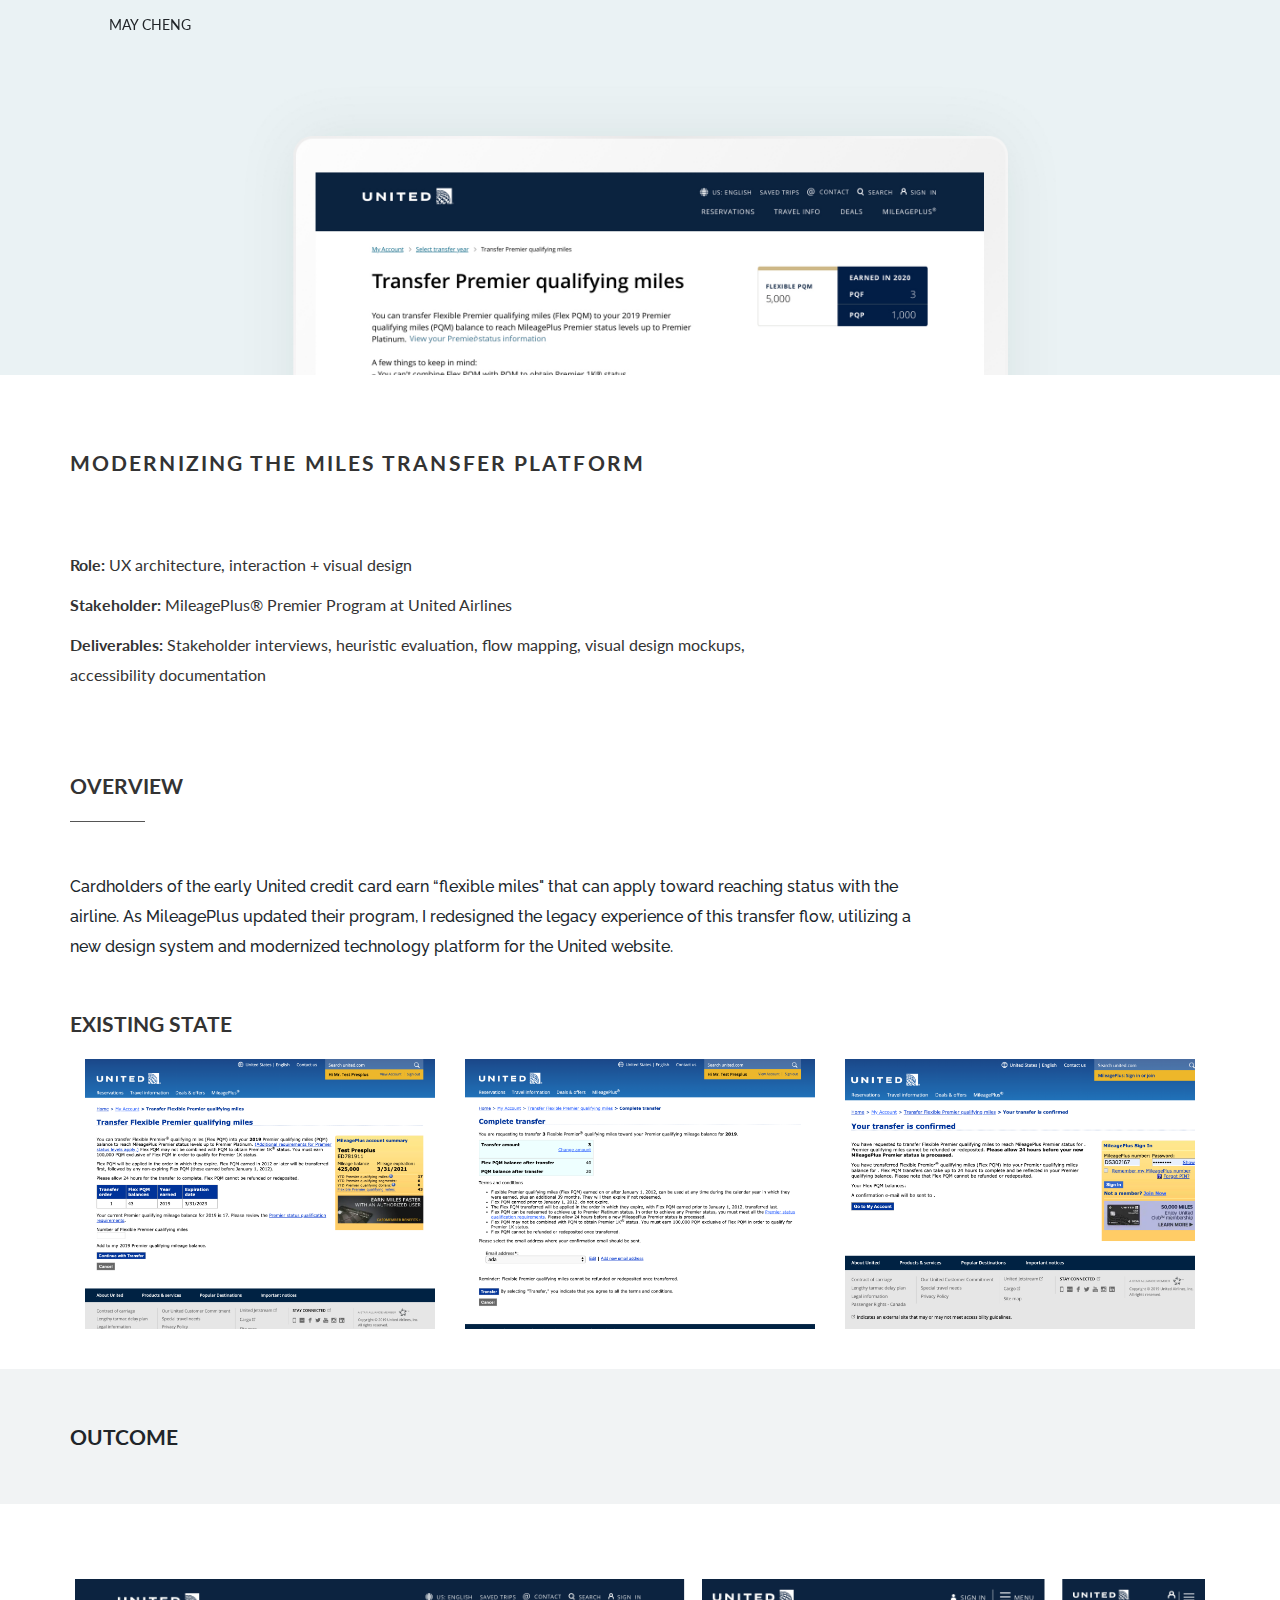
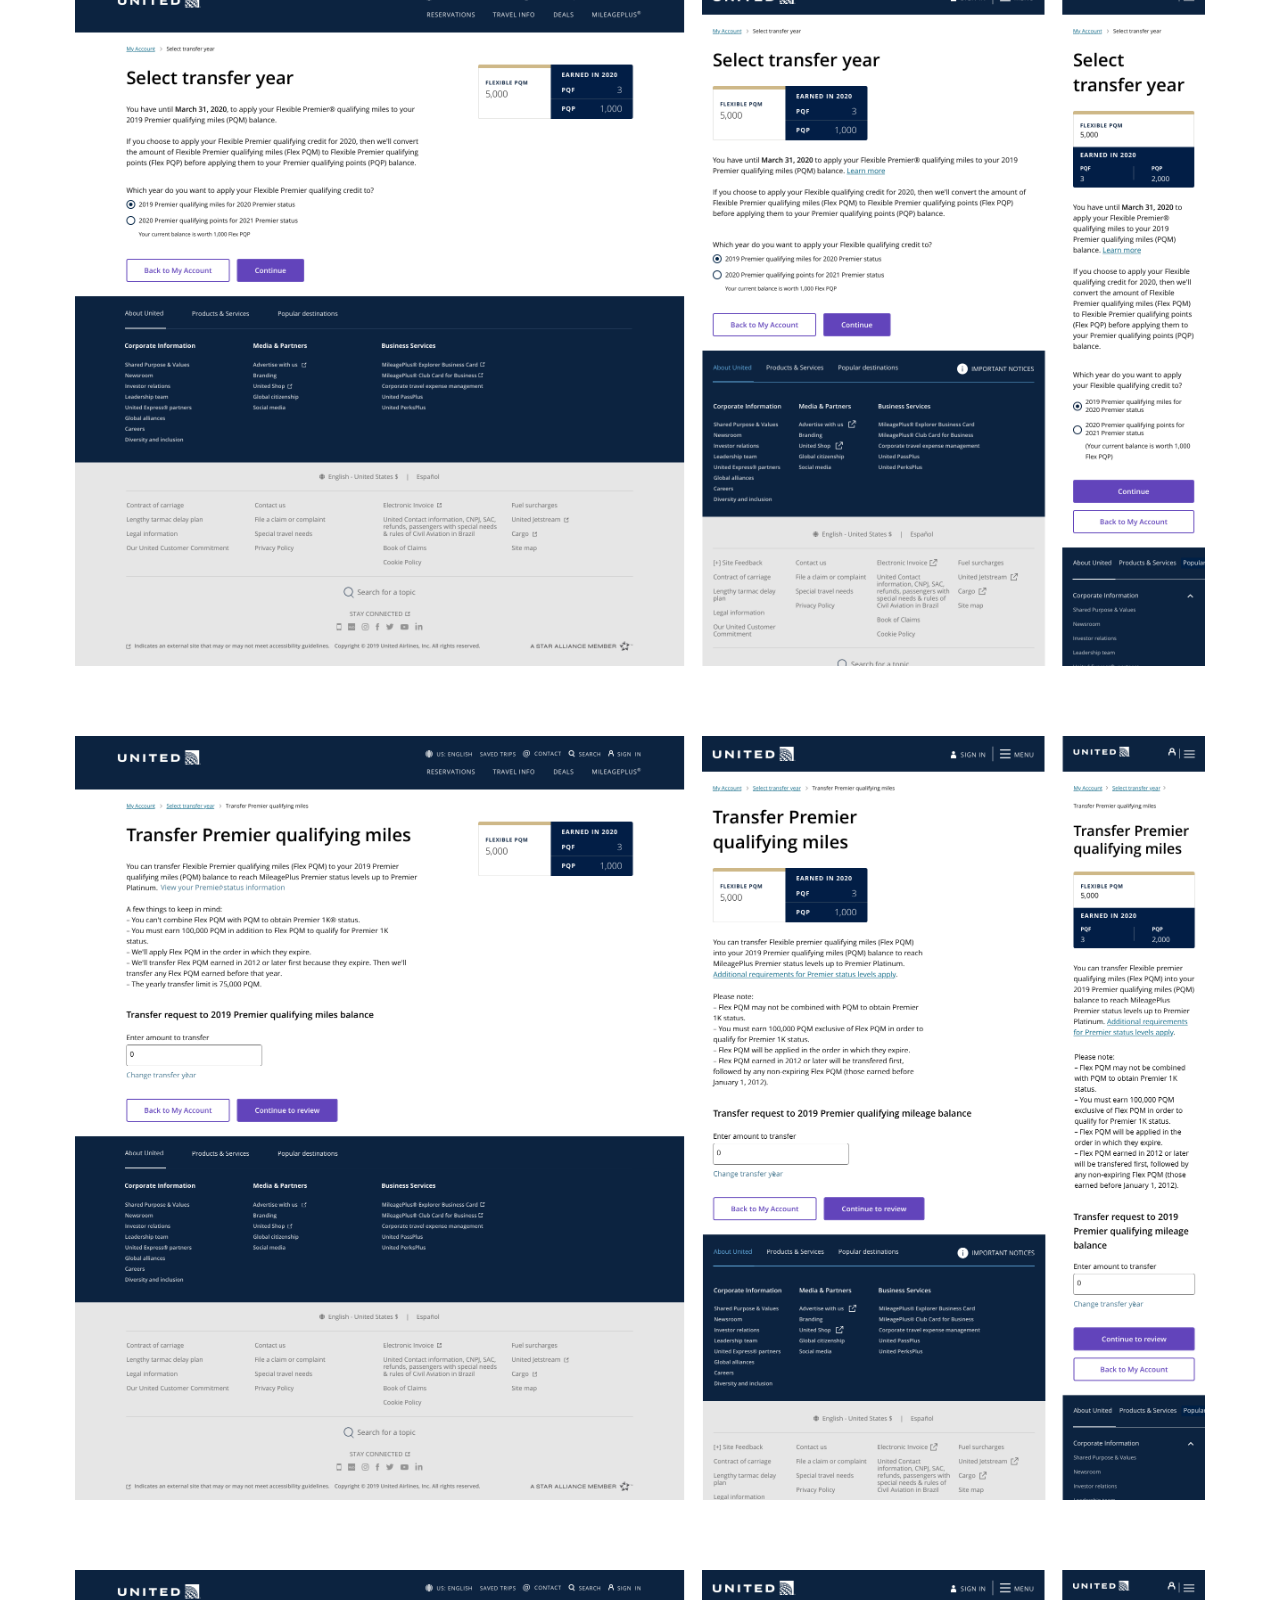
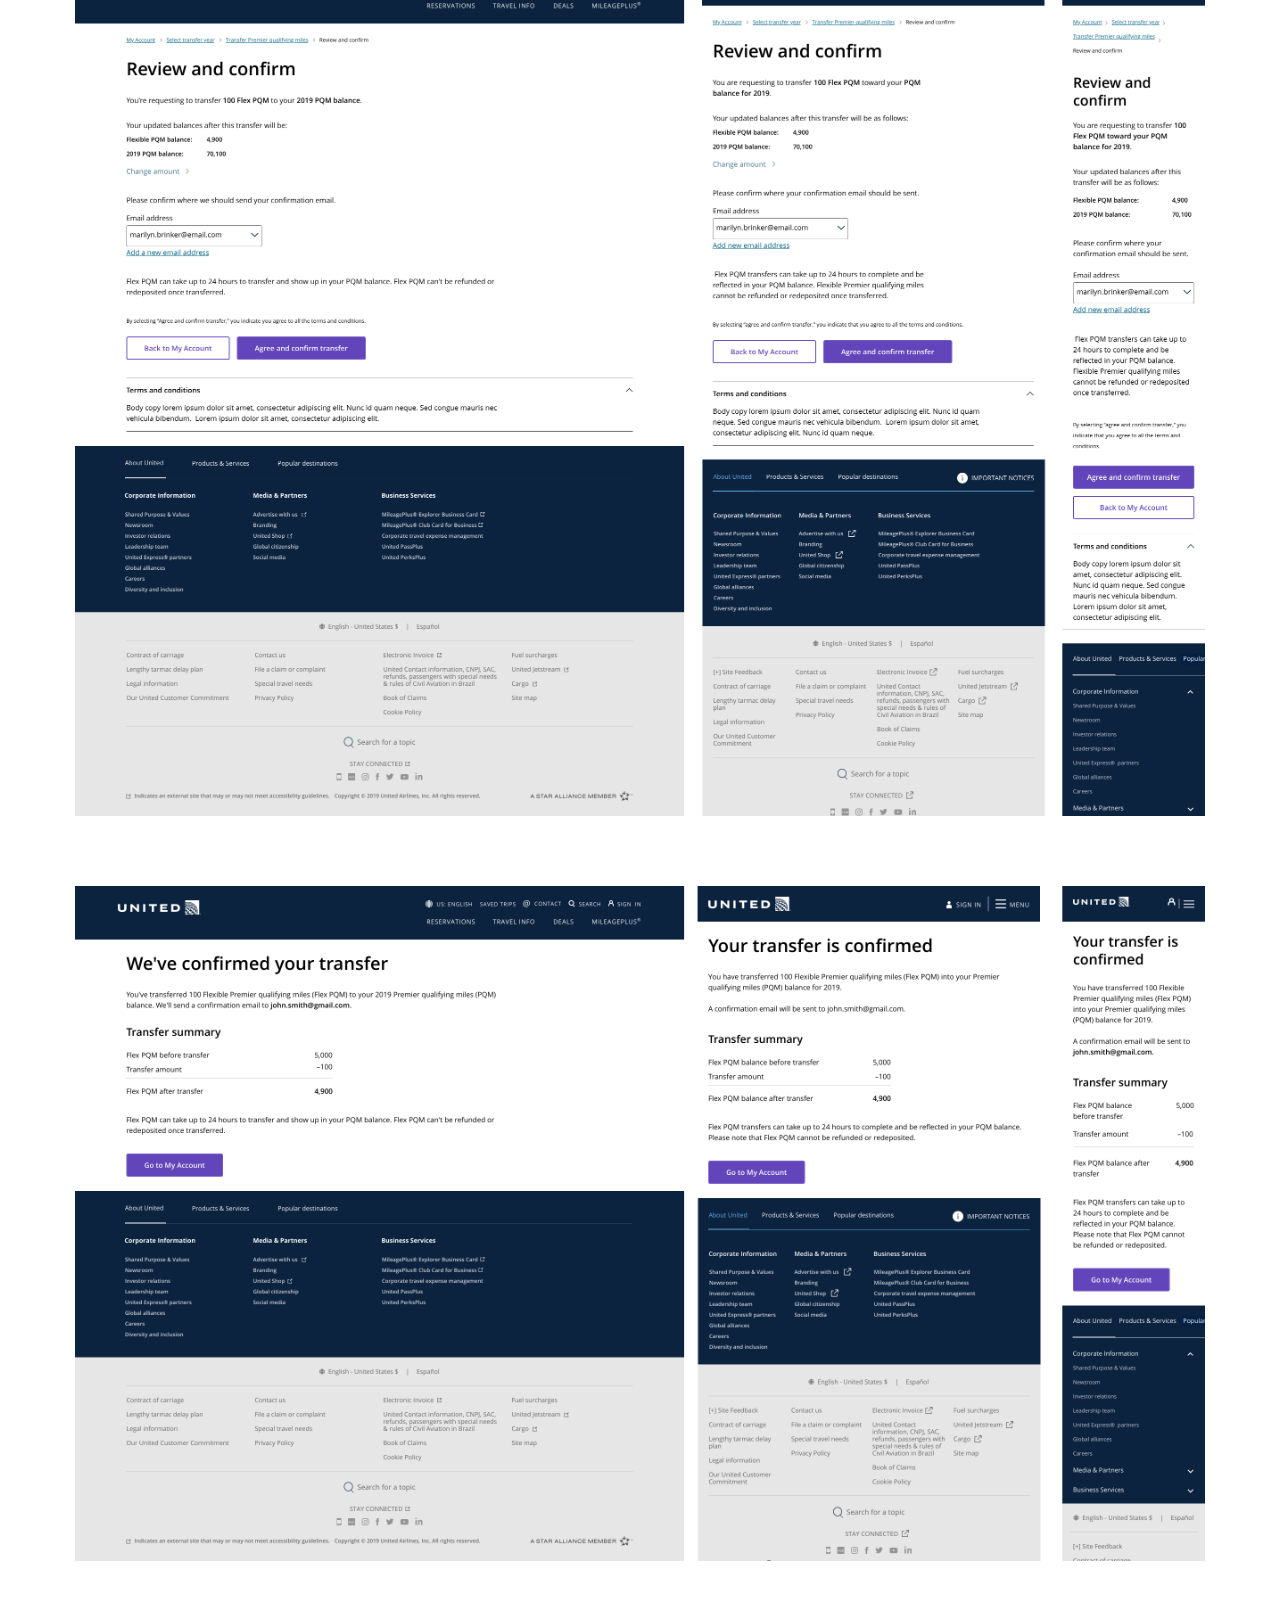
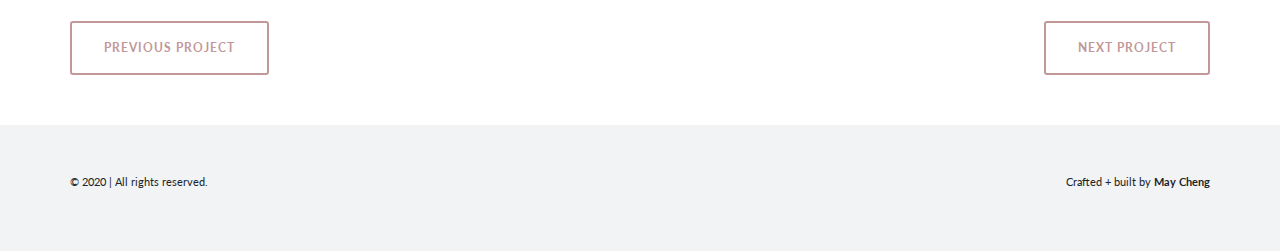
<file: work5.html>
<!DOCTYPE html>
<html lang="en">

<head>

    <meta charset="utf-8">
    <meta http-equiv="X-UA-Compatible"="IE=edge">
    <meta name="viewport"="width=device-width, initial-scale=1">
    <meta name="description"="">
    <meta name="author"="">

    <title>May Cheng - My work</title>

    <!-- Bootstrap Core CSS -->
    <link href="css/bootstrap.min.css" rel="stylesheet"> 
    <link href="css/main-page.css" rel="stylesheet">
    <link href="css/work-page.css" rel="stylesheet">

    <!-- Custom Fonts -->
    <link href="font-awesome/css/font-awesome.min.css" rel="stylesheet" type="text/css">
    <link href="http://fonts.googleapis.com/css?family=Lato:300,400,700,300italic,400italic,700italic" rel="stylesheet" type="text/css">
    <link href="https://fonts.googleapis.com/css2?family=Raleway:ital,wght@0,100;0,200;0,300;0,400;0,500;0,600;0,700;0,800;0,900;1,100;1,200;1,300;1,400;1,500;1,600;1,700;1,800;1,900&display=swap" rel="stylesheet">

    <!--Jquery-->

    <script src="https://ajax.googleapis.com/ajax/libs/jquery/2.1.3/jquery.min.js"></script>

    <!--
    <script src="https://use.typekit.net/jev1dcz.js"></script>
    <script>try{Typekit.load({ async: true });}catch(e){}</script>
    -->

    <!--HTML5 Shim and Respond.js IE8 support of HTML5 elements and media queries 
    WARNING: Respond.js doesn't work if you view the page via file:// 
    [if lt IE 9]-->

    <script src="https://oss.maxcdn.com/libs/html5shiv/3.7.0/html5shiv.js"></script>
    <script src="https://oss.maxcdn.com/libs/respond.js/1.4.2/respond.min.js"></script>

</head>


<body>
    <a name="top"></a>
     <!-- Navigation -->
    <nav class="navbar navbar-default navbar-fixed-top topnav" role="navigation">
            <div class="container topnav header">

                    <div class="row">
                    <div class="col-md-offset-1 col-md-10">
            
                    <!-- Brand and toggle get grouped for better mobile display -->
                    <div class="navbar-header">
                            <button type="button" class="navbar-toggle" data-toggle="collapse" data-target="#bs-example-navbar-collapse-1">
                            <span class="sr-only">Toggle navigation</span>
                            <span class="icon-bar"></span>
                            <span class="icon-bar"></span>
                            <span class="icon-bar"></span>
                            </button>
                            <a class="navbar-brand topnav" href="index.html">May Cheng</a>
                    </div>


                    </div>
                    </div>
            </div>
    </nav>

    <!-- Hero -->
    <div class="work-project-flex"></div>

    <!-- Page -->
    <a  name="Top"></a>
    <div class="container">

            <div class="row">
            <div class="col-sm-12 col-md-12 col-lg-10">        
                <h1 class="main-section-title">Modernizing the miles transfer platform
                </h1>
            </div>
            </div>


            <div class="row"> 
            <div class="col-sm-12 col-md-10 col-lg-8">
            <div class="project-description">
                <p><strong>Role:</strong> UX architecture, interaction + visual design</p>
                <p><strong>Stakeholder:</strong> MileagePlus® Premier Program at United Airlines</p>
                <p><strong>Deliverables:</strong> Stakeholder interviews, heuristic evaluation, flow mapping, visual design mockups, accessibility documentation</p>
            </div>
            </div>
            </div>

                    
            <div class="row">
            <div class="col-sm-12 col-md-10 col-lg-9">
                <h2 class="project-section-title">Overview</h2>
                <div class="main-section-underline"></div>
                <p class="project-section-content">Cardholders of the early United credit card earn “flexible miles" that can apply toward reaching status with the airline. As MileagePlus updated their program, I redesigned the legacy experience of this transfer flow, utilizing a new design system and modernized technology platform for the United website.</p>
            </div>
            </div>


            <div class="row">
            <div class="col-sm-12 col-md-10 col-lg-9">
                <h2 class="project-section-title">Existing state</h2>
            </div>
            </div>


            <div class="row">
            <div class="col-sm-10 col-md-12"> 
                     
                    <img class="col-md-4 img-responsive" src="img/flex/existing1.png">
                    <img class="col-md-4 img-responsive" src="img/flex/existing2.png">
                    <img class="col-md-4 img-responsive" src="img/flex/existing3.png">
            </div>
            </div>

    </div>

        <section class="project-section-process">
            <div class="container clearfix">
                <div class="row">
                <div class="col-sm-12 col-md-10 col-lg-9"> 
                    <h2 class="project-section-title">Outcome</h2>
                </div>
                </div>
            </div>
        </section>
    
        
        <div class="container">
    


            <div class="row">
            <div class="col-sm-10 col-md-12"> 
                <img class="img-responsive center-block deliverable" src="img/flex/outcome1.png">
            </div>
            </div>


            <div class="row">
            <div class="col-sm-10 col-md-12"> 
                <img class="img-responsive center-block deliverable" src="img/flex/outcome2.png">
            </div>
            </div>

            <div class="row">
            <div class="col-sm-10 col-md-12"> 
                <img class="img-responsive center-block deliverable" src="img/flex/outcome3.png">
            </div>
            </div>

            <div class="row">
            <div class="col-sm-10 col-md-12"> 
                <img class="img-responsive center-block deliverable" src="img/flex/outcome4.png">
            </div>
            </div>
             
            
            <div class="row">
            <div class="col-md-6">
                <a href="work4.html" class="btn btn-primary btn-sm outline" role="button">Previous project</a>
            </div>

            <div class="col-md-6 text-right">
                <a href="work6.html" class="btn btn-primary btn-sm outline" role="button">Next project</a>
            </div>
            </div>

            
    </div>  

</body>


<!-- Footer -->
    <footer>
            <div class="container">
                    <div class="row">
                        <div class="col-sm-12 col-md-6">               
                        <p class="page-footer">&copy 2020 | All rights reserved.</p>
                        </div>

                        <div class="col-sm-12 col-md-6">               
                        <p class="page-footer text-right">Crafted + built by <strong>May Cheng</strong></p>
                        </div>
                    </div>
            </div>
    </footer>


<!-- jQuery -->
    <script src="js/jquery.js"></script>

    <!-- Bootstrap Core JavaScript -->
    <script src="js/bootstrap.min.js"></script>
    <script src="js/header.js"></script>


</html>
</file>
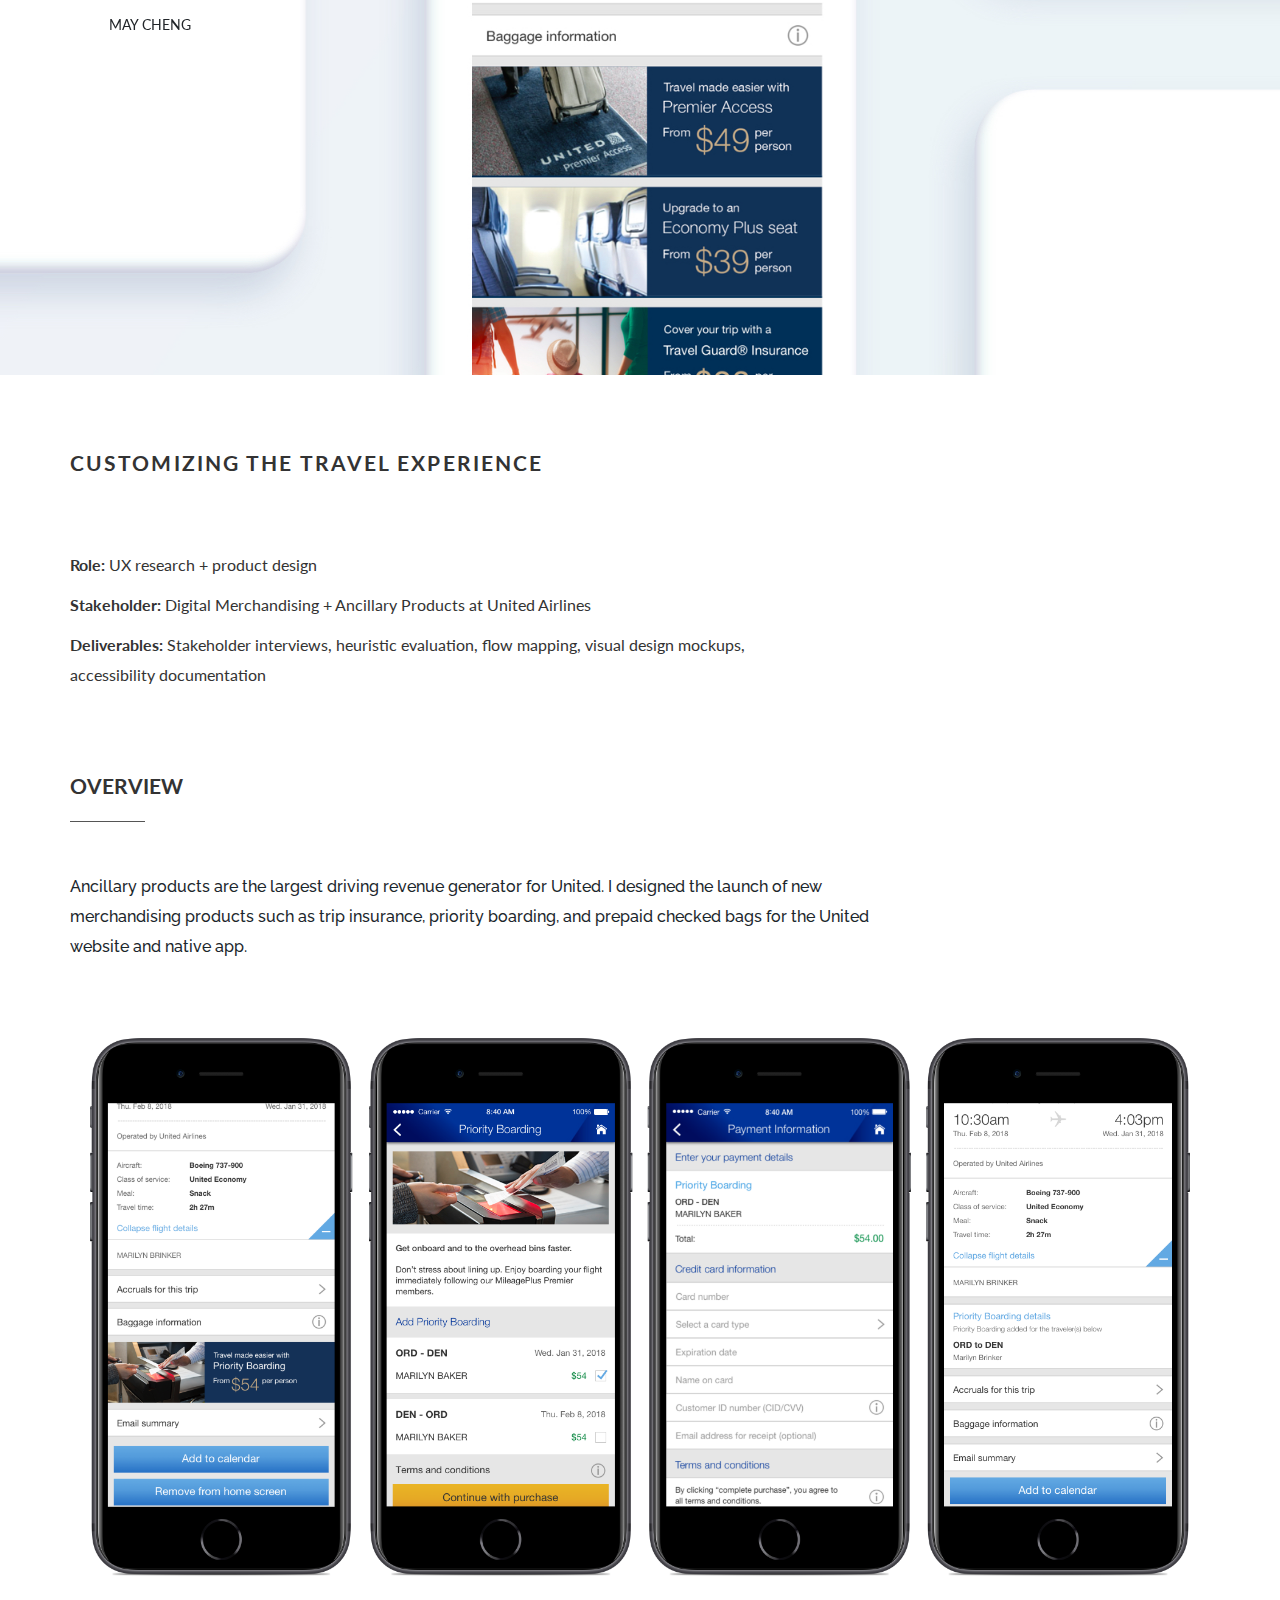
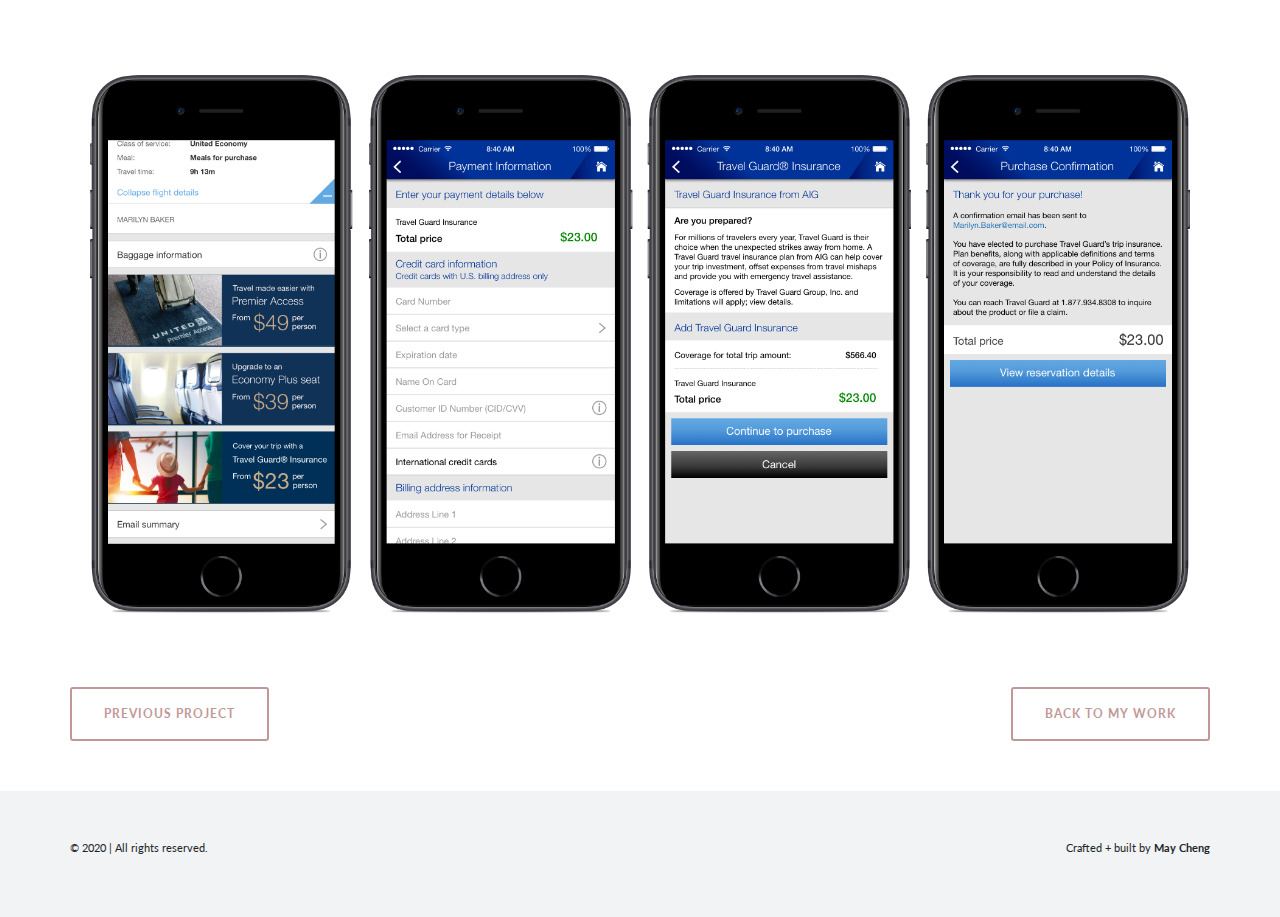
<file: work6.html>
<!DOCTYPE html>
<html lang="en">

<head>

    <meta charset="utf-8">
    <meta http-equiv="X-UA-Compatible"="IE=edge">
    <meta name="viewport"="width=device-width, initial-scale=1">
    <meta name="description"="">
    <meta name="author"="">

    <title>May Cheng - My work</title>

    <!-- Bootstrap Core CSS -->
    <link href="css/bootstrap.min.css" rel="stylesheet"> 
    <link href="css/main-page.css" rel="stylesheet">
    <link href="css/work-page.css" rel="stylesheet">

    <!-- Custom Fonts -->
    <link href="font-awesome/css/font-awesome.min.css" rel="stylesheet" type="text/css">
    <link href="http://fonts.googleapis.com/css?family=Lato:300,400,700,300italic,400italic,700italic" rel="stylesheet" type="text/css">
    <link href="https://fonts.googleapis.com/css2?family=Raleway:ital,wght@0,100;0,200;0,300;0,400;0,500;0,600;0,700;0,800;0,900;1,100;1,200;1,300;1,400;1,500;1,600;1,700;1,800;1,900&display=swap" rel="stylesheet">

    <!--Jquery-->

    <script src="https://ajax.googleapis.com/ajax/libs/jquery/2.1.3/jquery.min.js"></script>

    <!--
    <script src="https://use.typekit.net/jev1dcz.js"></script>
    <script>try{Typekit.load({ async: true });}catch(e){}</script>
    -->

    <!--HTML5 Shim and Respond.js IE8 support of HTML5 elements and media queries 
    WARNING: Respond.js doesn't work if you view the page via file:// 
    [if lt IE 9]-->

    <script src="https://oss.maxcdn.com/libs/html5shiv/3.7.0/html5shiv.js"></script>
    <script src="https://oss.maxcdn.com/libs/respond.js/1.4.2/respond.min.js"></script>

</head>


<body>
    <a name="top"></a>
     <!-- Navigation -->
    <nav class="navbar navbar-default navbar-fixed-top topnav" role="navigation">
            <div class="container topnav header">

                    <div class="row">
                    <div class="col-md-offset-1 col-md-10">
            
                    <!-- Brand and toggle get grouped for better mobile display -->
                    <div class="navbar-header">
                            <button type="button" class="navbar-toggle" data-toggle="collapse" data-target="#bs-example-navbar-collapse-1">
                            <span class="sr-only">Toggle navigation</span>
                            <span class="icon-bar"></span>
                            <span class="icon-bar"></span>
                            <span class="icon-bar"></span>
                            </button>
                            <a class="navbar-brand topnav" href="index.html">May Cheng</a>
                    </div>


                    </div>
                    </div>
            </div>
    </nav>

    <!-- Hero -->
    <div class="work-project-ao"></div>

    <!-- Page -->
    <a  name="Top"></a>
    <div class="container">

            <div class="row">
            <div class="col-sm-12 col-md-12 col-lg-10">        
                <h1 class="main-section-title">Customizing the travel experience
                </h1>
            </div>
            </div>

            <div class="row"> 
            <div class="col-sm-12 col-md-10 col-lg-8">
            <div class="project-description">
                <p><strong>Role:</strong> UX research + product design</p>
                <p><strong>Stakeholder:</strong> Digital Merchandising + Ancillary Products at United Airlines</p>
                <p><strong>Deliverables:</strong> Stakeholder interviews, heuristic evaluation, flow mapping, visual design mockups, accessibility documentation</p>
            </div>
            </div>
            </div>
                    
            <div class="row">
            <div class="col-sm-12 col-md-10 col-lg-9">
                <h2 class="project-section-title">Overview</h2>
                <div class="main-section-underline"></div>
                <p class="project-section-content">Ancillary products are the largest driving revenue generator for United. I designed the launch of new merchandising products such as trip insurance, priority boarding, and prepaid checked bags for the United website and native app.</p>
            </div>
            </div>


            <div class="row">
            <div class="col-sm-10 col-md-12"> 
                <img class="img-responsive center-block deliverable" src="img/ao/PB.png">
            </div>
            </div>


            <div class="row">
            <div class="col-sm-10 col-md-12"> 
                <img class="img-responsive center-block deliverable" src="img/ao/TI.png">
            </div>
            </div>

             
            
            <div class="row">
            <div class="col-md-6">
                <a href="work5.html" class="btn btn-primary btn-sm outline" role="button">Previous project</a>
            </div>

            <div class="col-md-6 text-right">
                <a href="index.html" class="btn btn-primary btn-sm outline" role="button">Back to My work</a>
            </div>
            </div>

            
    </div>  

</body>


<!-- Footer -->
    <footer>
            <div class="container">
                    <div class="row">
                        <div class="col-sm-12 col-md-6">               
                        <p class="page-footer">&copy 2020 | All rights reserved.</p>
                        </div>

                        <div class="col-sm-12 col-md-6">               
                        <p class="page-footer text-right">Crafted + built by <strong>May Cheng</strong></p>
                        </div>
                    </div>
            </div>
    </footer>


<!-- jQuery -->
    <script src="js/jquery.js"></script>

    <!-- Bootstrap Core JavaScript -->
    <script src="js/bootstrap.min.js"></script>
    <script src="js/header.js"></script>


</html>
</file>
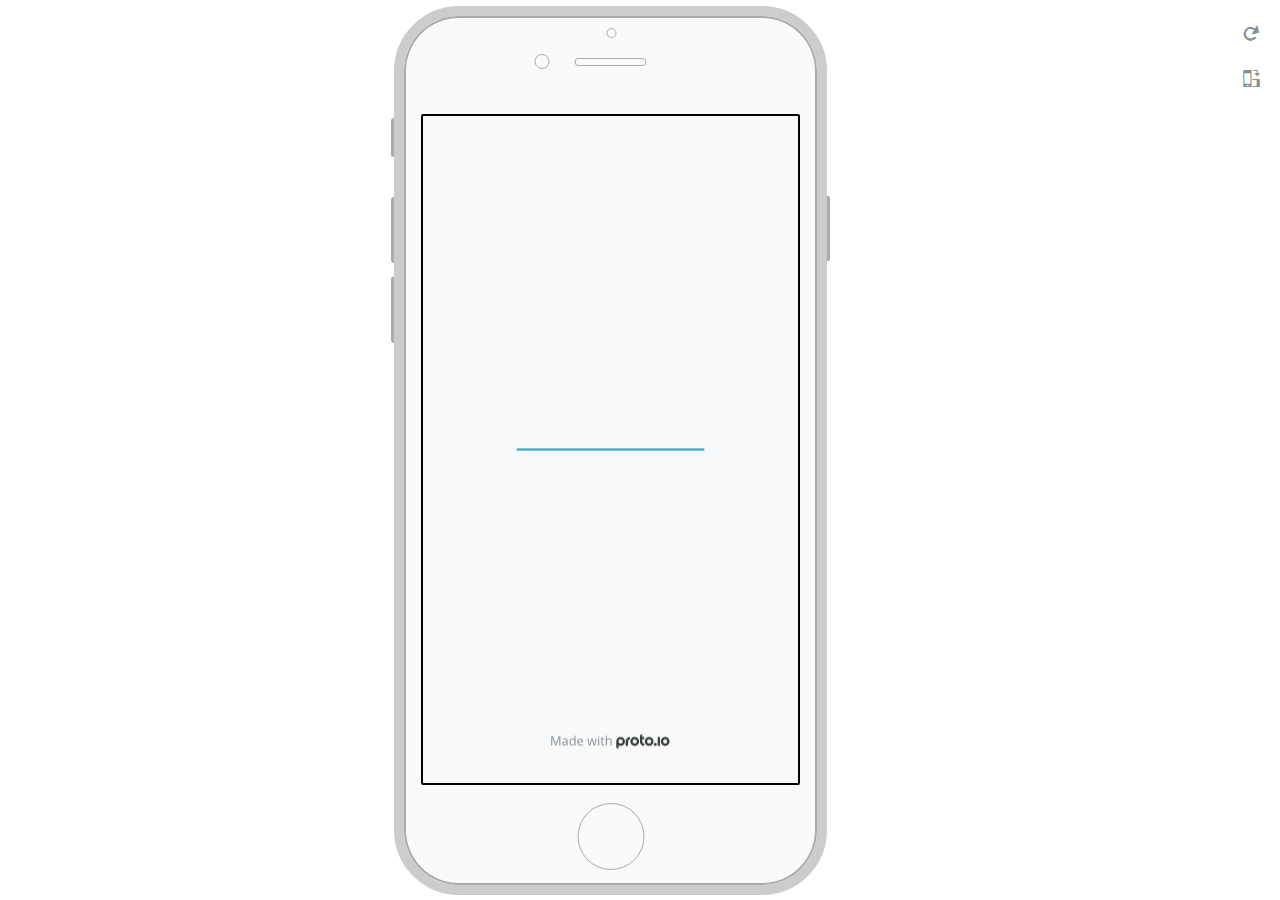
<file: curiousprototype/frame.html>
<!DOCTYPE html PUBLIC "-//W3C//DTD XHTML 1.0 Transitional//EN" "http://www.w3.org/TR/xhtml1/DTD/xhtml1-transitional.dtd">
<html xmlns="http://www.w3.org/1999/xhtml" xml:lang="en" lang="en">
<head>
<meta http-equiv="Content-Type" content="text/html; charset=utf-8" />
<title>Project Cake - Proto.io player</title>

	<script type="text/javascript">
		var prx = {};
		prx.orientation = 'portrait';
		prx.orientations = {};
		prx.orientations.portrait = 1;
		prx.orientations.landscape = 1;
		prx.project = {};
		prx.project.id = '2e99e0aa-8f5a-46e9-9823-7be9fab11d9b';
		prx.project.title = 'Project Cake';
		prx.project.version = -1;
		prx.project.livepreview = 1;
		prx.project.account = "dantristan1";
		prx.activePage = {};
		
			prx.user = {};
			prx.user.id = '279726';
			prx.user.editor_access = true;
			prx.user.delete_access = true;
			prx.user.uuid = '68b7ad9a-b35e-42b3-be45-eb7bf46f713c';
			prx.user.fullname = 'Dan Tristan';
		
		prx.skin = 'apple-phone-iphone6-2';
		prx.embed = 0;
		prx.flashactions = 0;
		prx.deviceExtraParams = {};
		prx.deviceExtraParams.deviceType = "default";
        prx.deviceExtraParams.scrollType = "default";
        prx.nodejsassetsserver = {};
		prx.nodejsassetsserver.host = ".proto.io";
		prx.nodejsassetsserver.subdomainprefix = "https://at";
		prx.nodejsassetsserver.maxsubdomains = "20";
        prx.account = "dantristan1";
	</script>

	
		<link type="text/css" rel="stylesheet" href="./stylesheets/preview-export-min.css">
		<script src="./scripts/preview-export-min.js" type="text/javascript"></script>
	
</head>


<body>
	
<div class="page-sidebar">
	
	<div class="sidebar-action-buttons">
		
				<span class="header-action-button icon-reload" id="refresh-preview">
					<span class="tooltip">Refresh preview</span>
				</span>
				
				<span  class="header-action-button icon-rotate" id="change-orientation">
					<span class="tooltip">Change orientation</span>
				</span>
				
	</div>

</div>


<div id="maincontent" class="portrait">
	


	<div class="frame_generic">
		<div class="body_generic skin_apple-phone-iphone6-2 skin-wrapper skin-os-apple skin-device-phone skin-model-iphone6 skin-size-2 skin-color-white skin-orientation-portrait">

			<div class="buttons top"></div>
			<div class="detail-top"></div>
			<div class="web-search"></div>
			<div class="buttons left"></div>


			<div class="body_generic_inner" >

				

				<iframe id="pio-playerframe" src="index.html" scrolling="NO" width="750" height="1334" style="width:750px; height: 1334px; overflow: hidden;"></iframe>

			</div>
			<div class="buttons right"></div>
			<div class="detail-bottom"></div>
		</div>
	</div>

</div>

</body>
</html>
</file>
<file: css/main-page.css>
/**Main Page CSS**/


body,
html {
    width: 100%;
    height: 100%;
    background-color: #f7f7f7;
}

p {
    font-family: 'Raleway', sans-serif;
    font-size: 16px;
    line-height: 1.5;
    font-weight: 400;
    color: #333;
  }

h1,
h2,
h3,
h4,
h5,
h6 {
    font-family: 'Lato', sans-serif;
    font-weight: 400;
}

a {
    color: #C19898;
}


                                  /** Header and Top Navigation**/

.topnav {
    font-size: 1em;
    font-family: 'Lato', sans-serif;
    text-transform: uppercase;
    font-weight: 400;
    background-color: transparent;
    background: transparent;
    border-color: transparent;
}

.navbar-default .navbar-nav>li>a {
  color: #212529;
}

.navbar-default .navbar-nav>li>a:hover {
  color: #212529;
}

.navbar-default .navbar-nav>li>a:visited {
  color: #212529;
}

.navbar-default .navbar-nav>li>a:active {
  color: #212529;
}

.navbar-default .navbar-brand {
  color: #212529;
}

.navbar-default .navbar-brand:hover {
  color: #212529;
}

.navbar-default .navbar-brand:visited {
  color: #212529;
}

.navbar-default .navbar-brand:active{
  color: #fff;
}

.header {
    position: fixed;
    top: 0;
    left: 0;
    width: 100%;
    padding: 0;10000;
    /***-webkit-box-shadow: 0 1px 5px rgba(0, 0, 0, 0.25);
    -moz-box-shadow: 0 1px 5px rgba(0, 0, 0, 0.25);
    box-shadow: 0 1px 5px rgba(0, 0, 0, 0.25);**/
    transition: all 0.2s ease-in-out;
    height: auto;
}


.active {
    background-color: #F1F3F4;
}


.main-header {
    position: relative;
    width: 100%;
    height: 100vh;
    background:
    url(../img/hero.png) no-repeat center center;
    background-size: cover;
}


.hero-content {
    position: relative;
    color: #fff;
    width: 100%;
    top: 50%;
   /* -webkit-transform: translate(0, -50%);
    transform: translate(0, -50%);
    -webkit-transition: all 0.3s;
    transition: all 0.3s;*/
    z-index: 10;
}


.hero-content h1 strong {
    font-weight: 900;
}


.hero-content h1 {
    font-size: 56px;
    line-height: 1em;
    font-family: 'Lato', sans-serif;
    font-weight: 300;
}


.hero-content p {
    color: #fff;
    font-size: 2em;
    line-height: 1.5em;
    font-weight: 400;
    font-family: 'Lato', sans-serif;
}


.intro-divider {
    width: 400px;
    border-top: 1px solid #f8f8f8;
    border-bottom: 1px solid rgba(0,0,0,0.2);
}



.intro-divider {
        width: 100%;
    }
}

.network-name {
    text-transform: uppercase;
    font-size: 14px;
    font-weight: 400;
    letter-spacing: 2px;
}




/*Main Page*/




.main-section {
    padding-top: 50px;
    padding-bottom: 50px;
}                

.main-section-title{
    padding-bottom: 16px;
    font-family: 'Lato', sans-serif;
    font-size: 1.5em;
    font-weight: 700;
    text-transform: uppercase;
    letter-spacing: .1em;
}  

.main-section-underline {
    display: block;
    width: 75px;
    height: 1px;
    background: #555;
    margin-bottom: 50px;
}

.main-section-content {
    font-family: 'Raleway', sans-serif;
    font-size: 1.25em;
    line-height: 1.875;
    font-weight: 400;
    padding-bottom: 1%;
}

.main-section-divider {
  border-bottom: 1px solid #f7f7f7;
} 


.main-section-process {
    position: relative;
    padding-top: 100px;
    padding-bottom: 100px;
    color: #212529;
    background: #F1F3F4;
}

.section-process {
    position: relative;
    width: 100%;
    top: 50%;
    /*-webkit-transform: translate(0, -50%);
    transform: translate(0, -50%);
    -webkit-transition: all 0.3s;
    transition: all 0.3s;*/
    z-index: 10;
} 


.section-process h2 {
    padding-bottom: 8px;
    font-family: 'Lato', sans-serif;
    font-size: 1.5em;
    font-weight: 400;
    text-transform: uppercase;
}

.section-process p {
    font-size: 32px;
    line-height: 1em;
    font-family: 'Lato', sans-serif;
    font-weight: 400;
}


/*TEST OVERLAY*/

.portfolio-item {
  margin: 0 0 30px;
  right: 0;
  display: block;
  position: relative;
}

.portfolio-link {
  margin: 0 auto;
  max-width: 400px;
}

.portfolio-hover {
  position: absolute;
  width: 100%;
  height: 100%;
  opacity: 1;
  background: #000;
  transition: all ease .5s;
}

.gallery {
  padding-top: 5%;
  padding-bottom: 5%;
  padding-right: 5%;
  padding-left: 5%;
}

.workthumbnail {
  padding-left: 0;
  padding-right: 0;
  background-color: #fff;
  box-shadow: 0 1px 1px 0 #ccc;
  display: inline-block;
  height: 300px;
  margin-bottom: 1%;
}

.workthumbnail img {
  height: 100%;
  width: 100%;
}

.thumbnaildescription {
  background-color: #fff;
  height: 150px;
  min-width: 400px;
  margin-bottom: 3%;
}

.thumbnaildescription h3 {
  padding-top: 5%;
  padding-right: 10px;
  padding-left: 10px;
  font-family: 'Lato', sans-serif;
  font-size: 1.2em;
  font-weight: 400;
  color: #000;
  display: inline-block;
}

.thumbnaildescription > a: link {
    text-decoration: none;
}

.workthumbnail p {
  padding-top: 1%;
  padding-right: 30px;
  padding-left: 10px;
  padding-bottom: 7%;
  font-family: 'Lato', sans-serif;
  font-size: 1em;
  font-weight: 300;
  text-transform: uppercase;
  color: #000;
}


.main-profile-photo {
  padding-top: 32px;
  float: none;
  display: inline-block;
  vertical-align: middle;
}                                 

.hovereffect {
  width: 100%;
  height: 100%;
  float: left;
  overflow: hidden;
  position: relative;
  text-align: center;
  cursor: pointer;
  background: #000;
}

.hovereffect .overlay {
  width: 100%;
  height: 100%;
  position: absolute;
  overflow: hidden;
  top: 0;
  left: 0;
  padding: 50px 20px;
}

.hovereffect img {
  display: block;
  position: relative;
  max-width: none;
  width: calc(100% + 20px);
  opacity: 85%;
  -webkit-transition: opacity 0.35s, -webkit-transform 0.35s;
  transition: opacity 0.35s, transform 0.35s;
  -webkit-transform: translate3d(-10px,0,0);
  transform: translate3d(-10px,0,0);
  -webkit-backface-visibility: hidden;
  backface-visibility: hidden;
}

.hovereffect: hover img {
  opacity: 0.2;
  filter: alpha(opacity=40);
  -webkit-transform: translate3d(0,0,0);
  transform: translate3d(0,0,0);
}

.hovereffect h3 {
  color: #000;
  text-align: center;
  position: relative;
  overflow: hidden;
  padding: 0.5em 0;
  background-color: #fff;
  margin-top: 25%;
  text-transform: uppercase;
}

.hovereffect h3:after {
  position: absolute;
  bottom: 0;
  left: 0;
  width: 100%;
  height: 2px;
  background: #fff;
  content: '';
  -webkit-transition: -webkit-transform 0.35s;
  transition: transform 0.35s;
  -webkit-transform: translate3d(-100%,0,0);
  transform: translate3d(-100%,0,0);
}

.hovereffect:hover h3:after {
  -webkit-transform: translate3d(0,0,0);
  transform: translate3d(0,0,0);
}

.hovereffect a, .hovereffect p {
  color: #000;
  opacity: 0;
  filter: alpha(opacity=0);
  -webkit-transition: opacity 0.35s, -webkit-transform 0.35s;
  transition: opacity 0.35s, transform 0.35s;
  -webkit-transform: translate3d(100%,0,0);
  transform: translate3d(100%,0,0);
  text-transform: uppercase;
}

.hovereffect:hover a, .hovereffect:hover p {
  opacity: 1;
  filter: alpha(opacity=100);
  -webkit-transform: translate3d(0,0,0);
  transform: translate3d(0,0,0);
  background: #fff;
}


/**
  Modal
**/

/*.modal-dialog {
  width: 100%;
  height: 100%;
  margin: 0;
  padding: 0;
}*/

/*.modal-content {
  height: auto;
  min-height: 100%;
  border-radius: 0;
}*/



/**
  Resume Button
**/

.btn.outline {
    background: none;
    padding: 16px 32px;
}
.btn-primary.outline {
    border: 2px solid #C19898;
    color: #C19898;
}
.btn-primary.outline:hover, .btn-primary.outline:focus, .btn-primary.outline:active, .btn-primary.outline.active, .open > .dropdown-toggle.btn-primary {
    color: #fff;
    border-color: #fff;
    background-color: #C19898;
}
.btn-primary.outline:active, .btn-primary.outline.active {
    color: #fff;
    border-color: #fff;
    background-color: #C19898;
    box-shadow: none;
}

.btn {
    margin-top: 50px;
    padding: 16px 32px;
    border: 0 none;
    font-family: 'Lato', sans-serif;
    font-weight: 400;
    letter-spacing: 1px;
    text-transform: uppercase;
}

.btn:focus, .btn:active:focus, .btn.active:focus {
    outline: 0 none;
}




/**CONTACT SECTION**/



.fa {
    margin-top: 16px;
}

footer{
  padding-top: 50px;
  padding-bottom: 50px;
  background: #F1F3F4;
}

.page-footer {
  color: #212529;
  font-family: 'Lato', sans-serif;
  font-weight: 400;
  font-size: 0.75em;
}




                                /**MEDIA 1199PX AND 767PX**/

        @media screen and (max-width:767px) {
            .contact h2 {
                margin: 0;
                text-shadow: 2px 2px 3px rgba(0,0,0,0.6);
                font-size: 3em;
            }

            .intro-message > h2 {
                  margin: 0;
                  line-height: 1.5em;
                  letter-spacing: .01em;
                  font-size: 1.5em;
                  text-shadow: 2px 2px 3px rgba(0,0,0,0.6);
}

      }


    @media screen and (max-width:767px) {
          .intro-message {
              padding-bottom: 15%;
          }

          .intro-message > h1 {
              font-size: 3em;
          }
        }
</file>
<file: curiousprototype/stylesheets/player-engine-min.css>
html,body,div,span,object,iframe,h1,h2,h3,h4,h5,h6,p,blockquote,pre,abbr,address,cite,code,del,dfn,em,img,ins,kbd,q,samp,small,strong,sub,sup,var,b,i,dl,dt,dd,ol,ul,li,fieldset,form,label,legend,table,caption,tbody,tfoot,thead,tr,th,td,article,aside,figure,footer,header,hgroup,menu,nav,section,menu,time,mark,audio,video{margin:0;padding:0;border:0;outline:0;font-size:100%;background:transparent}article,aside,figure,footer,header,hgroup,nav,section{display:block}article,aside,details,figcaption,figure,footer,header,hgroup,nav,section{display:block}audio,canvas,video{display:inline-block;*display:inline;*zoom:1}audio:not([controls]){display:none}[hidden]{display:none}html{font-size:100%;-webkit-text-size-adjust:100%;-ms-text-size-adjust:100%}body{margin:0;font-size:13px}body,button,input,select,textarea{font-family:sans-serif;color:#222}a{color:#00e}a:visited{color:#551a8b}a:hover{color:#06e}a:focus{outline:thin dotted}a:hover,a:active{outline:0}abbr[title]{border-bottom:1px dotted}b,strong{font-weight:bold}blockquote{margin:1em 40px}dfn{font-style:italic}hr{display:block;height:1px;border:0;border-top:1px solid #ccc;margin:1em 0;padding:0}ins{background:#ff9;color:#000;text-decoration:none}mark{background:#ff0;color:#000;font-style:italic;font-weight:bold}pre,code,kbd,samp{font-family:monospace, serif;_font-family:'courier new', monospace;font-size:1em}pre{white-space:pre;white-space:pre-wrap;word-wrap:break-word}q{quotes:none}q:before,q:after{content:"";content:none}small{font-size:85%}sub,sup{font-size:75%;line-height:0;position:relative;vertical-align:baseline}sup{top:-0.5em}sub{bottom:-0.25em}ul,ol{margin:1em 0;padding:0 0 0 40px}dd{margin:0 0 0 40px}nav ul,nav ol{list-style:none;list-style-image:none;margin:0;padding:0}img{border:0;-ms-interpolation-mode:bicubic}svg:not(:root){overflow:hidden}figure{margin:0}form{margin:0}fieldset{border:0;margin:0;padding:0}legend{border:0;*margin-left:-7px;padding:0}button,input,select,textarea{font-size:100%;margin:0;vertical-align:baseline;*vertical-align:middle}button,input{line-height:normal;*overflow:visible}table button,table input{*overflow:auto}button,input[type="button"],input[type="reset"],input[type="submit"],[role="button"]{-webkit-appearance:button}input[type="checkbox"],input[type="radio"]{box-sizing:border-box;padding:0}input[type="search"]{-webkit-appearance:textfield;-moz-box-sizing:content-box;-webkit-box-sizing:content-box;box-sizing:content-box}input[type="search"]::-webkit-search-decoration{-webkit-appearance:none}button::-moz-focus-inner{border:0;padding:0}textarea{overflow:auto;vertical-align:top;resize:vertical}input:invalid,textarea:invalid{background-color:#f0dddd}table{border-collapse:collapse;border-spacing:0}td{vertical-align:top}.nocallout{-webkit-touch-callout:none}textarea[contenteditable]{-webkit-appearance:none}.gifhidden{position:absolute;left:-100%}.ir{display:block;border:0;text-indent:-999em;overflow:hidden;background-color:transparent;background-repeat:no-repeat;text-align:left;direction:ltr}.ir br{display:none}.hidden{display:none !important;visibility:hidden}.visuallyhidden{border:0;clip:rect(0 0 0 0);height:1px;margin:-1px;overflow:hidden;padding:0;position:absolute;width:1px}.visuallyhidden.focusable:active,.visuallyhidden.focusable:focus{clip:auto;height:auto;margin:0;overflow:visible;position:static;width:auto}.invisible{visibility:hidden}.clearfix:before,.clearfix:after{content:"";display:table}.clearfix:after{clear:both}.clearfix{*zoom:1}@media print{*{background:transparent !important;color:black !important;text-shadow:none !important;filter:none !important;-ms-filter:none !important}a,a:visited{text-decoration:underline}a[href]:after{content:" (" attr(href) ")"}abbr[title]:after{content:" (" attr(title) ")"}.ir a:after,a[href^="javascript:"]:after,a[href^="#"]:after{content:""}pre,blockquote{border:1px solid #999;page-break-inside:avoid}thead{display:table-header-group}tr,img{page-break-inside:avoid}img{max-width:100% !important}@page{margin:0.5cm}p,h2,h3{orphans:3;widows:3}h2,h3{page-break-after:avoid}}body{-webkit-appearance:none;-webkit-box-flex:1;-webkit-touch-callout:none;-webkit-tap-highlight-color:transparent}*{-webkit-user-select:none;-khtml-user-select:none;-moz-user-select:-moz-none;-o-user-select:none;user-select:none}input,textarea{-webkit-user-select:text;-khtml-user-select:text;-moz-user-select:text;-o-user-select:text;user-select:text}#dragarea{font-family:Helvetica,Arial,sans-serif;text-align:left}.text{height:95%;overflow:auto}.wrap{overflow:hidden}.pos{position:absolute}.spos{position:absolute}.action-highlight{position:absolute;top:0;left:0;height:100%;width:100%;background:rgba(255,255,0,0.5);background:rgba(64,208,255,0.3);opacity:0;pointer-events:none;-webkit-transition:opacity 0.2s ease-in;transition:opacity 0.2s ease-in;border:2px solid #40c8f4;padding:3px;box-sizing:border-box}.action-highlight-visible,.action-highlight-simple-visible{opacity:1}.action-highlight-visible .actionicon,.action-highlight-simple-visible .actionicon{pointer-events:auto}.actionicon{width:20px !important;height:20px !important;float:left !important;background:#40c8f4 url(/images/player/actions-sprite-1.png) no-repeat 0 0;-moz-background-origin:content-box !important;-webkit-background-origin:content-box !important;-o-background-origin:content-box !important;background-origin:content-box !important;border:0 none !important;margin:1px 0 0 1px;padding:0px !important;border-radius:3px !important;display:block !important;-moz-box-sizing:content-box !important;-webkit-box-sizing:content-box !important;-o-box-sizing:content-box !important;box-sizing:content-box !important;opacity:1;-webkit-transition:opacity 0s ease-in 0.2s;transition:opacity 0s ease-in 0.2s}.a1ction-highlight-simple-visible .actionicon{opacity:0;-webkit-transition:opacity 0s ease-in;transition:opacity 0s ease-in}.actionicon.action-click,.actionicon.action-tap,.actionicon.action-delayedtap{background-position:-30px -20px}.actionicon.action-taphold,.actionicon.action-forcetouch,.actionicon.action-press,.actionicon.action-pressup{background-position:-30px -40px}.actionicon.action-doubletap{background-position:-30px -398px}.actionicon.action-touch,.actionicon.action-release{background-position:-30px -419px}.actionicon.action-swipe,.actionicon.action-pan,.actionicon.action-panstart,.actionicon.action-panend{background-position:-30px -0px}.actionicon.action-swipeleft,.actionicon.action-panleft{background-position:-30px -100px}.actionicon.action-swiperight,.actionicon.action-panright{background-position:-30px -120px}.actionicon.action-swipeup,.actionicon.action-panup{background-position:-30px -140px}.actionicon.action-swipedown,.actionicon.action-pandown{background-position:-30px -160px}.actionicon.action-pinch,.actionicon.action-pinchout{background-position:-30px -180px}.actionicon.action-pinchin{background-position:-30px -200px}.actionicon.action-containerpageenter,.actionicon.action-containerpagechange,.actionicon.action-containerscroll,.actionicon.action-containerscrollend,.actionicon.action-containerscrollto{background-position:-30px -360px}.actionicon.action-keydown{background-position:-30px -460px}.actionicon.action-mouseover,.actionicon.action-mouseout{background-position:-30px -340px}.actionicon.action-ondrag,.actionicon.action-ondragstart,.actionicon.action-ondragend,.actionicon.action-onthrowupdate,.actionicon.action-onthrowcomplete{background-position:-30px -60px}.actionicon.action-onrotate,.actionicon.action-onrotatestart,.actionicon.action-onrotateend,.actionicon.action-onrotatethrowupdate,.actionicon.action-onrotatethrowcomplete{background-position:-30px -476px}.actionicon.action-stateenter,.actionicon.action-stateleave,.actionicon.action-statetransitionstart,.actionicon.action-statetransitionend{background-position:-30px -440px}.actionicon.action-inputfocus,.actionicon.action-inputblur,.actionicon.action-inputkeyup{background-position:-30px -460px}.actionicon.action-change,.actionicon.action-checkboxchange,.actionicon.action-pickerchange{background-position:-30px -496px}.actionicon.action-sliderdrag,.actionicon.action-sliderdragstart,.actionicon.action-sliderdragend,.actionicon.action-rangedrag,.actionicon.action-rangedragstart,.actionicon.action-rangedragend{background-position:-30px -80px}#appModeNote{background-color:#333;border-top:5px solid #000;bottom:0px;color:#f0f0f0;display:none;font-family:helvetica;left:0px;padding:10px 0px 10px 0px;position:fixed;text-align:center;width:100%}#appModeNote em{display:block;font-size:20px;font-weight:bold;line-height:26px}#appModeNote span{display:block;font-size:14px;line-height:20px}.hidden{display:none}.prx-page.loadedFrom{display:block}.prx-page.loadedTo{z-index:999999}#statusbar,#navigationbar{background:transparent 0 0;display:block;width:100%;border:0px none;top:0px;position:fixed;z-index:1}#pio-printercanvas{display:none}#loader-wrapper{background:#f8f9fa;height:100%;left:0;position:fixed;top:0;width:100%;z-index:99999;font-size:11px}#loader-wrapper .progress{position:absolute;top:50%;left:50%;transform:translate(-50%, -50%);-ms-transform:translate(-50%, -50%);-webkit-transform:translate(-50%, -50%);width:50%;height:4px;background-color:#ddd}#loader-wrapper .progress-bar{position:relative;width:0;height:4px;-webkit-transition:0.4s linear;-moz-transition:0.4s linear;-o-transition:0.4s linear;transition:0.4s linear;-webkit-transition-property:width, background-color;-moz-transition-property:width, background-color;-o-transition-property:width, background-color;transition-property:width, background-color}#loader-wrapper .progress-bar:before,.progress-bar:after{content:'';position:absolute;top:0;left:0;right:0}#loader-wrapper .progress-bar:before{bottom:0;background-color:#ddd}#loader-wrapper .progress-bar:after{z-index:2;bottom:0;background:#34a7c1}#loader-wrapper #app-icon{position:absolute;top:50%;left:50%;transform:translate(-50%, -150%);-ms-transform:translate(-50%, -150%);-webkit-transform:translate(-50%, -150%);width:114px;height:114px}#loader-wrapper #poweredby{position:absolute;bottom:5%;left:50%;transform:translate(-50%, 0%);-ms-transform:translate(-50%, 0%);-webkit-transform:translate(-50%, 0%);width:100%;height:16px;background-image:url("/images/player/madewithproto.png");background-repeat:no-repeat;background-position:center;z-index:99999}body{-moz-transition:opacity 0.3s linear;-o-transition:opacity 0.3s linear;-webkit-transition:opacity 0.3s linear;transition:opacity 0.3s linear}.reloading{background:#fff !important;opacity:0}@media (min-width: 481px) and (max-width: 1079px){#loader-wrapper #poweredby{background-image:url("/images/player/madewithproto@2x.png");height:32px}#loader-wrapper .progress{height:4px}#loader-wrapper .progress-bar{height:4px}}@media (min-width: 1080px){#loader-wrapper #poweredby{background-image:url("/images/player/madewithproto@3x.png");height:48px}#loader-wrapper .progress{height:6px}#loader-wrapper .progress-bar{height:6px}}@media (width: 1280px) and (height: 768px){#loader-wrapper #poweredby{background-image:url("/images/player/madewithproto.png");height:32px}#loader-wrapper .progress{height:2px}#loader-wrapper .progress-bar{height:2px}}.pointer-events-none{pointer-events:none !important}body{background:white}body .prx-page{-webkit-trans1form:translate3d(0, 0, 0)}.prx-page .type-symbol .box{-w1ebkit-transform:translate3d(0, 0, 0)}html{background:transparent}body{background:white}#dragarea{background:transparent}.hide{display:none !important}*{outline:none}.iScrollVerticalScrollbar,.iScrollHorizontalScrollbar{z-index:auto !important}.overlay{position:fixed;left:0;right:0;bottom:0;top:0}.ui-mobile-viewport-transitioning,.ui-mobile-viewport-transitioning .prx-page{o1verflow:visible !important}.box[style*="z-index: 0;"],.box[style*="z-index:0;"]{z-index:auto !important}.box[data-mpoverlay="1"]{pos1ition:fixed}#temp-for-external-link{display:none}html{background:transparent !important}#dragarea{background:transparent !important}.hide{display:none !important}*{outline:none}.ghost-component,.ghost-component *,.ghost-component .box *{pointer-events:none !important}.prx-page{position:fixed !important}#statusbar{position:fixed !important}.prx-page{position:absolute;display:none}.prx-page.prx-page-active,.prx-page[class*="prx-page-transitioning-"]{display:block}.prx-page[class*="prx-page-transitioning-"]{overflow:hidden}.prx-page.prx-page-transitioning-overlay-in-source,.prx-page.prx-page-transitioning-overlay-out-target{overflow:visible}.prx-page.prx-page-below{z-index:10}.prx-page.prx-page-above{z-index:20}#overlay{z-index:30}.prx-page.prx-page-transition-flip{-webkit-backface-visibility:hidden;-moz-backface-visibility:hidden;backface-visibility:hidden}.prx-page.prx-page-transition-turn{-webkit-backface-visibility:hidden;-moz-backface-visibility:hidden;backface-visibility:hidden;-webkit-transform:translate3d(0, 0, 0);-moz-transform:translate3d(0, 0, 0);transform:translate3d(0, 0, 0);-webkit-transform-origin:0 center;-moz-transform-origin:0 center;transform-origin:0 center;transform:translate3d(0, 0, 0)}.prx-page.prx-page-transition-flow:not(.prx-page-transition-flow-overlay),.prx-page.prx-page-transition-overlay-top{box-shadow:0 0 20px rgba(0,0,0,0.4)}.prx-page-above.prx-page-transition-notificationInWatchOS{transition:background-color 0.45s ease-out}.prx-page-above.prx-page-transition-notificationInWatchOS.prx-page-transition-notificationInWatchOS-notification-in{background-color:transparent !important;transition:background-color 0s ease-out}.device-cursor-touch,.device-cursor-touch *{cursor:url("/images/player/touch-cursor-64.png") 32 32,default}.device-cursor-web .interaction-tap,.device-cursor-web .interaction-tap *,.device-cursor-web .interaction-click,.device-cursor-web .interaction-click *,.device-cursor-web .touch,.device-cursor-web .touch *,.device-cursor-web .delayedtap,.device-cursor-web .delayedtap *,.device-cursor-web .release,.device-cursor-web .release *{cursor:pointer;cursor:hand}.device-cursor-web .draggable,.device-cursor-web .draggable *{cursor:move}.device-cursor-web input,.device-cursor-web textarea{cursor:text}.do-chrome-fix #window-wrapper{-webkit-perspective:1}.do-chrome-fix .pos{-webkit-backface-visibility:hidden;-webkit-transform:translate3d(0, 0, 0)}.do-chrome-fix *{-w1ebkit-transform:translate3d(0px, 0px, 0px) scale(1) scale3d(1, 1, 1) skew(0deg, 0deg) skewX(0deg) skewY(0deg) rotateX(0deg) rotateY(0deg) rotateZ(0deg)}.do-chrome-fix.dont-do-chrome-fix #window-wrapper{-webkit-perspective:none}.do-chrome-fix.dont-do-chrome-fix .pos{-webkit-backface-visibility:visible;-webkit-transform:none}.prx-page-transitioning [data-mpoverlay="1"]{display:none}#fps{position:fixed;z-index:9999;font-size:18px;top:20px;left:20px;background:rgba(0,0,0,0.8);border-radius:6px;color:white;padding:3px 10px;pointer-events:none}.cbutton{position:absolute;display:inline-block;padding:0;border:none;background:none;color:#286aab;font-size:1.4em;overflow:visible;-webkit-transition:color 0.7s;transition:color 0.7s;-webkit-tap-highlight-color:transparent;pointer-events:none}.cbutton.cbutton--click,.cbutton:focus{outline:none;color:#3c8ddc}.cbutton::after{position:absolute;width:100%;height:100%;border-radius:50%;content:'';opacity:0;pointer-events:none}.cbutton--effect-jelena::after{border:3px solid rgba(211,211,211,0.7)}.cbutton--effect-jelena.cbutton--click::after{-webkit-animation:anim-effect-jelena 0.3s ease-out forwards;animation:anim-effect-jelena 0.3s ease-out forwards}@-webkit-keyframes anim-effect-jelena{0%{opacity:1;-webkit-transform:scale3d(0.6, 0.6, 1);transform:scale3d(0.6, 0.6, 1)}to{opacity:0;-webkit-transform:scale3d(1.2, 1.2, 1);transform:scale3d(1.2, 1.2, 1)}}@keyframes anim-effect-jelena{0%{opacity:1;-webkit-transform:scale3d(0.5, 0.5, 1);transform:scale3d(0.5, 0.5, 1)}to{opacity:0;-webkit-transform:scale3d(1.2, 1.2, 1);transform:scale3d(1.2, 1.2, 1)}}.cbutton--effect-sanja::after{background:rgba(192,192,192,0.3)}.cbutton--effect-sanja.cbutton--click::after{-webkit-animation:anim-effect-sanja 1s ease-out forwards;animation:anim-effect-sanja 1s ease-out forwards}@-webkit-keyframes anim-effect-sanja{0%{opacity:1;-webkit-transform:scale3d(0.5, 0.5, 1);transform:scale3d(0.5, 0.5, 1)}25%{opacity:1;-webkit-transform:scale3d(1, 1, 1);transform:scale3d(1, 1, 1)}100%{opacity:0;-webkit-transform:scale3d(1, 1, 1);transform:scale3d(1, 1, 1)}}@keyframes anim-effect-sanja{0%{opacity:1;-webkit-transform:scale3d(0.5, 0.5, 1);transform:scale3d(0.5, 0.5, 1)}25%{opacity:1;-webkit-transform:scale3d(1, 1, 1);transform:scale3d(1, 1, 1)}100%{opacity:0;-webkit-transform:scale3d(1, 1, 1);transform:scale3d(1, 1, 1)}}#log{position:fixed;z-index:9999;font-size:24px;top:20px;right:20px;pointer-events:none}.watchOSscrollbars .iScrollVerticalScrollbar{position:fixed !important;width:12px !important;background-color:rgba(255,255,255,0.3) !important;border-radius:8px !important;z-index:99999 !important}.watchOSscrollbars .iScrollIndicator{background:#fff !important;border-radius:8px !important;left:2px !important;width:8px !important}.group-action-prediv{position:absolute}.player .type-symbol.type-symbol-transparent .group-action-prediv{pointer-events:auto}/*!
 * Waves v0.5.5
 * http://fian.my.id/Waves 
 * 
 * Copyright 2014 Alfiana E. Sibuea and other contributors 
 * Released under the MIT license 
 * https://github.com/fians/Waves/blob/master/LICENSE 
 */.waves-effect{position:relative;overflow:hidden}.waves-effect.box{position:absolute}.waves-effect .waves-ripple{position:absolute;border-radius:50%;width:100px;height:100px;margin-top:-50px;margin-left:-50px;opacity:0;background-color:rgba(0,0,0,0.2);pointer-events:none}.waves-effect.waves-light .waves-ripple{background-color:rgba(255,255,255,0.4)}.waves-button,.waves-circle{-webkit-mask-image:-webkit-radial-gradient(circle, #fff 100%, #000 100%)}.waves-button,.waves-button:hover,.waves-button:visited,.waves-button:link,.waves-button-input{white-space:nowrap;vertical-align:middle;cursor:pointer;border:none;outline:none;color:inherit;background-color:transparent;font-size:14px;text-align:center;text-decoration:none;z-index:1}.waves-button{padding:10px 15px;border-radius:2px}.waves-button-input{margin:0;padding:10px 15px}.waves-input-wrapper{border-radius:2px;vertical-align:bottom}.waves-input-wrapper.waves-button{padding:0}.waves-input-wrapper .waves-button-input{position:relative;top:0;left:0;z-index:1}.waves-block{display:block}a.waves-effect .waves-ripple{z-index:-1}
</file>
<file: curiousprototype/libraries/common/components.2.00.css>
.type-shapes .shape-wrapper{width:100%;height:100%;-moz-box-sizing:border-box;-webkit-box-sizing:border-box;box-sizing:border-box;background-clip:content-box}.type-shapes .shapes-text-container{position:absolute;top:0;left:0;right:0;display:table;width:100%;height:100%;text-align:center}.type-shapes .shapes-text-container span{display:table-cell;vertical-align:middle}.player .type-symbol{overflow:hidden}.player .type-symbol.symbol-scroll{-webkit-perspective:1000}.player .type-symbol.type-symbol-transparent{pointer-events:none !important}.player .type-symbol.type-symbol-transparent .box{pointer-events:auto}.type-text .text-content{overflow:hidden;width:100%;height:100%}.type-richtext p{margin:0}.type-rectangle .inner-rec{width:100%;height:100%;-moz-box-sizing:border-box;-webkit-box-sizing:border-box;box-sizing:border-box;background-clip:content-box}.type-rectangle .rectangle-text-container{display:table;width:100%;height:100%;text-align:center}.type-rectangle .rectangle-text-container span{display:table-cell;vertical-align:middle}.type-horizontalline .inner{width:100%;height:0}.type-verticalline .inner{width:0;height:100%}.type-actionarea .inner-rec{width:100%;height:100%}.type-actionarea .inner-rec div{width:100%;height:100%;background:#40C8F4;opacity:0.4;-moz-box-sizing:border-box;-webkit-box-sizing:border-box;box-sizing:border-box}.type-actionarea .inner-rec div:before{content:" ";display:block;position:absolute;top:50%;left:50%;width:24px;height:24px;margin:-12px 0 0 -12px}.player .type-actionarea .inner-rec div{background:transparent}.player .type-actionarea .inner-rec div:before{background-image:none}.type-image,.type-image .type-image-wrapper{background:0 0 repeat;background-size:100% 100%;width:100%;height:100%}.type-image .type-image-wrapper.type-image-svg{background:center center no-repeat;background-size:contain}.type-image .type-image-wrapper img{display:none}.player .type-image .type-image-wrapper.gif img{display:block !important;width:1px;height:1px;opacity:0.1}.type-image.type-image-repeater,.type-image.type-image-repeater .type-image-wrapper{background-size:auto}.type-image .image-inner{width:100%;height:100%}.type-image .image-inner.borderPos-inside .type-image-wrapper{box-sizing:border-box;background-origin:border-box}.type-image .image-inner.borderPos-outside{display:-webkit-box;display:-moz-box;display:box;display:-ms-flexbox;display:-webkit-flex;display:flex;-moz-flex-flow:row;-ms-flex-flow:row;-webkit-flex-flow:row;flex-flow:row;-moz-box-orient:horizontal;-ms-box-orient:horizontal;-webkit-box-orient:horizontal;box-orient:horizontal;-ms-align-items:center;-webkit-align-items:center;align-items:center;-ms-box-align:center;-webkit-box-align:center;box-align:center;-ms-flex-align:center;-webkit-flex-align:center;flex-align:center;-ms-justify-content:center;-webkit-justify-content:center;justify-content:center;-ms-box-pack:center;-webkit-box-pack:center;box-pack:center;-ms-flex-pack:center;-webkit-flex-pack:center;flex-pack:center}.type-image .image-inner.borderPos-outside .type-image-wrapper{flex-shrink:0;box-sizing:content-box}.type-image .type-image-hover-message,.type-image.ui-draggable-dragging:hover .type-image-hover-message,.type-image.prx-resizable-resizing:hover .type-image-hover-message{display:none;position:absolute;color:#fff;font-family:Helvetica, Arial, sans-serif !important;background:rgba(0,0,0,0.7);top:50%;left:50%;text-align:center;position:absolute;pointer-events:none;width:70px;height:30px;line-height:15px;font-size:10px !important;border-radius:3px;margin:-20px 0 0 -40px;padding:5px}.type-image:hover .type-image-hover-message{display:block}.type-placeholder .bg{position:absolute;width:100%;height:100%;-moz-box-sizing:border-box;-webkit-box-sizing:border-box;box-sizing:border-box}.type-placeholder .diagonal{border:0px solid transparent;position:absolute;-moz-box-sizing:border-box;-webkit-box-sizing:border-box;box-sizing:border-box}.type-placeholder .diagonal1{-moz-transform-origin:0 0;-webkit-transform-origin:0 0;-o-transform-origin:0 0;transform-origin:0 0}.type-placeholder .diagonal2{-moz-transform-origin:right top;-webkit-transform-origin:right top;-o-transform-origin:right top;transform-origin:right top}.type-placeholder .contents{width:100%;height:100%;display:-webkit-box;display:-moz-box;display:box;display:-ms-flexbox;display:-webkit-flex;display:flex;-ms-justify-content:center;-webkit-justify-content:center;justify-content:center;-ms-box-pack:center;-webkit-box-pack:center;box-pack:center;-ms-flex-pack:center;-webkit-flex-pack:center;flex-pack:center;-ms-align-items:center;-webkit-align-items:center;align-items:center;-ms-box-align:center;-webkit-box-align:center;box-align:center;-ms-flex-align:center;-webkit-flex-align:center;flex-align:center}.type-placeholder .contents>span{font-weight:bold;display:inline-block}.type-placeholder .contents span[data-editableproperty]:empty{padding:0}.type-webview .webview-scroll-wrapper{width:100%;height:100%;-webkit-overflow-scrolling:touch;overflow:auto}.type-webview iframe{width:100%;height:100%;border:none}.type-html iframe{width:100%;height:100%;overflow:hidden;border:none}.type-animationtarget{position:relative}.type-animationtarget.type-animatiotarget-fixed-positioning{position:absolute}.type-animationtarget .animationtarget-circle{-moz-box-sizing:border-box;-webkit-box-sizing:border-box;box-sizing:border-box;width:0;height:0;position:absolute;top:0;left:0;border-radius:50%;display:none}.type-animationtarget .animationtarget-vertical{position:absolute;top:0}.type-animationtarget .animationtarget-horizontal{position:absolute;top:0%;left:0}.player .type-animationtarget{opacity:0 !important;pointer-events:none !important}.type-bannerad .bannerad-outer{display:table;height:100%;width:100%}.type-bannerad .bannerad-inner{display:table-cell;position:relative;text-align:center;vertical-align:middle;width:100%;background-size:100% 100%}.type-tooltip .tooltip-outer{position:absolute;overflow:hidden}.type-tooltip .tooltip{position:absolute;-moz-transform:rotate(45deg);-webkit-transform:rotate(45deg);transform:rotate(45deg);filter:progid:DXImageTransform.Microsoft.Matrix(sizingMethod='auto expand', M11=0.7071067811865476, M12=-0.7071067811865475, M21=0.7071067811865475, M22=0.7071067811865476);-ms-filter:"progid:DXImageTransform.Microsoft.Matrix(SizingMethod='auto expand', M11=0.7071067811865476, M12=-0.7071067811865475, M21=0.7071067811865475, M22=0.7071067811865476)";-moz-box-sizing:border-box;-webkit-box-sizing:border-box;box-sizing:border-box}.type-tooltip .tooltip-content-outer{position:absolute;width:100%;height:100%;-moz-box-sizing:border-box;-webkit-box-sizing:border-box;box-sizing:border-box}.type-tooltip .tooltip-content{width:100%;height:100%;overflow:hidden;padding:10px;-moz-box-sizing:border-box;-webkit-box-sizing:border-box;box-sizing:border-box}.type-basic-tabbar ul{margin:0;padding:0;list-style:none;height:100%}.type-basic-tabbar ul li{margin:0;padding:0;float:left;text-align:center;height:100%;position:relative}.type-basic-tabbar ul li:first-child{border-left:0 none !important}.type-basic-tabbar ul li input{display:none}.type-basic-tabbar ul li label{width:100%;height:100%;display:block}.type-basic-tabbar ul li label .icon{height:100%;background-position:center center;background-repeat:no-repeat;background-size:auto 60%;-webkit-mask-size:auto 60%;-webkit-mask-repeat:no-repeat;-webkit-mask-position:center center}.type-basic-tabbar.type-basic-tabbar-icon-top ul li label .icon{height:75%}.type-basic-tabbar.type-basic-tabbar-icon-top ul li label .caption{display:inline-block;width:100%;height:25%;float:left}.type-generic-onoffswitch input[type=checkbox]{display:none}.type-generic-onoffswitch label{display:block;overflow:hidden}.type-generic-onoffswitch .onoffswitch-inner{width:200%;margin-left:-100%;-moz-transition:margin 0.3s ease-in 0s;-webkit-transition:margin 0.3s ease-in 0s;-ms-transition:margin 0.3s ease-in 0s;-o-transition:margin 0.3s ease-in 0s;transition:margin 0.3s ease-in 0s}.type-generic-onoffswitch input:checked+label .onoffswitch-inner{margin-left:0}.type-generic-onoffswitch .onoffswitch-inner div{float:left;width:50%;color:white;font-family:Trebuchet, Arial, sans-serif;font-weight:bold;-moz-box-sizing:border-box;-webkit-box-sizing:border-box;-ms-box-sizing:border-box;-o-box-sizing:border-box;box-sizing:border-box}.type-generic-onoffswitch .onoffswitch-inner .active{background-color:#2FCCFF;color:#FFFFFF}.type-generic-onoffswitch .onoffswitch-inner .inactive{background-color:#EEEEEE;color:#999999;text-align:right}.type-generic-onoffswitch .onoffswitch-switch{background:#FFFFFF;position:absolute;top:0;bottom:0;-moz-transition:right 0.3s ease-in 0s;-webkit-transition:right 0.3s ease-in 0s;-ms-transition:right 0.3s ease-in 0s;-o-transition:right 0.3s ease-in 0s;transition:right 0.3s ease-in 0s}.type-generic-onoffswitch input:checked+label .onoffswitch-switch{right:0px !important}#dragarea{font-size:32px}.type-richtext,.redactor-editor{font-size:24px !important}.type-placeholder .bg{border:10px solid #999999}.type-placeholder .diagonal1{left:4px}.type-placeholder .diagonal2{right:4px}.type-placeholder .contents span[data-editableproperty]{padding:10px}.type-placeholder .contents span[data-editableproperty] textarea{margin-left:-10px}.type-animationtarget .animationtarget-circle{border:4px solid #0099CC}.type-animationtarget .animationtarget-vertical{border-left:4px solid #0099CC;height:48px;margin-top:-8px}.type-animationtarget .animationtarget-horizontal{border-top:4px solid #0099CC;width:48px;margin-left:-8px}.type-tooltip .tooltip{width:80px;height:80px}.type-tooltip .tooltip-content{padding:20px}.type-basic-tabbar.type-basic-tabbar-icon-top ul li label .caption{margin-top:-10px}.type-generic-onoffswitch label{border:4px solid #999;border-radius:40px}.type-generic-onoffswitch .onoffswitch-inner div{padding:0px 20px;line-height:60px}.type-generic-onoffswitch .onoffswitch-switch{width:64px;border:4px solid #999;border-radius:40px;right:112px;margin:-2px}
</file>
<file: curiousprototype/libraries/icons/components.2.00.css>

</file>
<file: curiousprototype/libraries/ios7/components.2.00.css>
.type-ios7-navbar .ios7-navbar-inner{width:100%;height:100%;-moz-box-sizing:border-box;box-sizing:border-box;background-clip:padding-box}.type-ios7-navbar .ios7-navbar-title{text-align:center;display:-webkit-box;-webkit-box-orient:horizontal;-webkit-box-pack:center;-webkit-box-align:center;display:-webkit-flexbox;display:-ms-flexbox;display:-webkit-flex;display:flex;-webkit-flex-align:center;-ms-flex-align:center;-webkit-align-items:center;align-items:center;-ms-justify-content:center;-webkit-justify-content:center;justify-content:center;height:100%}.type-ios7-navbar .ios7-navbar-button{height:100%;display:-webkit-box;-webkit-box-orient:horizontal;-webkit-box-pack:center;-webkit-box-align:center;display:-webkit-flexbox;display:-ms-flexbox;display:-webkit-flex;display:flex;-webkit-flex-align:center;-ms-flex-align:center;-webkit-align-items:center;align-items:center}.type-ios7-navbar .ios7-navbar-button-left{position:absolute;top:0}.type-ios7-navbar .ios7-navbar-button-right{position:absolute;top:0}.type-ios7-navbar .ios7-navbar-button-icon{height:50%}.type-ios7-toolbar .ios7-toolbar-inner{height:100%;-moz-box-sizing:border-box;box-sizing:border-box;display:-webkit-box;-webkit-box-orient:horizontal;display:-webkit-flexbox;display:-ms-flexbox;display:-webkit-flex;display:flex}.type-ios7-toolbar .ios7-toolbar-button{position:relative;height:100%;float:left;background:no-repeat center center;background-size:auto 50%;-webkit-box-flex:1;-webkit-flex-grow:1;-ms-flex-grow:1;flex-grow:1;-webkit-flex-basis:1px;-ms-flex-basis:1px;flex-basis:1px}.type-ios7-statusbar .ios7-statusbar-inner{width:100%;height:100%;display:-webkit-box;-webkit-box-orient:horizontal;-webkit-box-pack:center;-webkit-box-align:center;display:-webkit-flexbox;display:-ms-flexbox;display:-webkit-flex;display:flex;-ms-justify-content:center;-webkit-justify-content:center;justify-content:center;-webkit-flex-align:center;-ms-flex-align:center;-webkit-align-items:center;align-items:center;position:relative}.type-ios7-statusbar .ios7-statusbar-signal{-webkit-box-flex:1;-webkit-flex-grow:1;-ms-flex-grow:1;flex-grow:1;-webkit-flex-basis:1px;-ms-flex-basis:1px;flex-basis:1px}.type-ios7-statusbar .ios7-statusbar-signal-dot{border-radius:50%;float:left}.type-ios7-statusbar .ios7-statusbar-signal-dot-empty{background-color:transparent !important}.type-ios7-statusbar .ios7-statusbar-provider{float:left;height:100%}.type-ios7-statusbar .ios7-statusbar-time{font-family:HelveticaNeue-Medium,Helvetica,Verdana,Arial,sans-serif;-webkit-box-flex:0;-webkit-flex-grow:0;-ms-flex-grow:0;flex-grow:0;text-align:center}.type-ios7-statusbar .ios7-statusbar-battery-life{-webkit-box-flex:1;-webkit-flex-grow:1;-ms-flex-grow:1;flex-grow:1;-webkit-flex-basis:1px;-ms-flex-basis:1px;flex-basis:1px;text-align:right}.type-ios7-statusbar .ios7-statusbar-battery-life-text{float:right;height:100%}.type-ios7-statusbar .ios7-statusbar-battery-life-icon{float:right;background:#000;background-clip:content-box;-moz-box-sizing:border-box;box-sizing:border-box;position:relative}.type-ios7-statusbar .ios7-statusbar-battery-life-icon-battery-pole{position:absolute;top:0;bottom:0;overflow:hidden}.type-ios7-statusbar .ios7-statusbar-battery-life-icon-battery-pole-inner{content:" ";display:block;position:absolute}.type-ios7-button .ios7-button-inner{height:100%;width:100%;-moz-box-sizing:border-box;box-sizing:border-box;display:-webkit-box;-webkit-box-orient:horizontal;-webkit-box-pack:center;-webkit-box-align:center;display:-webkit-flexbox;display:-ms-flexbox;display:-webkit-flex;display:flex;-webkit-flex-align:center;-ms-flex-align:center;-webkit-align-items:center;align-items:center}.type-ios7-button .ios7-button-icon{height:50%}.type-ios7-button .ios7-button-icon img{height:50%;v1ertical-align:middle}.type-ios7-segmentedcontrol .ios7-segmentedcontrol-inner{width:100%;height:100%;-moz-box-sizing:border-box;box-sizing:border-box;display:-webkit-box;display:-webkit-flexbox;display:-ms-flexbox;display:-webkit-flex;display:flex}.type-ios7-segmentedcontrol .ios7-segmentedcontrol-button{height:100%;-webkit-box-flex:1;-webkit-flex-grow:1;-ms-flex-grow:1;flex-grow:1;-webkit-flex-basis:1px;-ms-flex-basis:1px;flex-basis:1px}.type-ios7-segmentedcontrol .ios7-segmentedcontrol-button:first-child{border-left:0 none !important}.type-ios7-segmentedcontrol .ios7-segmentedcontrol-button input{display:none}.type-ios7-segmentedcontrol .ios7-segmentedcontrol-button label{width:100%;height:100%;text-align:center;display:-webkit-box;-webkit-box-orient:horizontal;-webkit-box-pack:center;-webkit-box-align:center;display:-webkit-flexbox;display:-ms-flexbox;display:-webkit-flex;display:flex;-webkit-flex-align:center;-ms-flex-align:center;-webkit-align-items:center;align-items:center;-ms-justify-content:center;-webkit-justify-content:center;justify-content:center}.type-ios7-pagecontroller .ios7-pagecontroller-inner{width:100%;height:100%;-moz-box-sizing:border-box;box-sizing:border-box;display:-webkit-box;display:-webkit-flexbox;display:-ms-flexbox;display:-webkit-flex;display:flex}.type-ios7-pagecontroller .ios7-pagecontroller-button{height:100%;-webkit-box-flex:1;-webkit-flex-grow:1;-ms-flex-grow:1;flex-grow:1;display:-webkit-box;-webkit-box-orient:horizontal;-webkit-box-pack:center;-webkit-box-align:center;display:-webkit-flexbox;display:-ms-flexbox;display:-webkit-flex;display:flex;-ms-justify-content:center;-webkit-justify-content:center;justify-content:center}.type-ios7-pagecontroller .ios7-pagecontroller-button input{display:none}.type-ios7-pagecontroller .ios7-pagecontroller-button label{height:100%;display:block}.type-ios7-label .ios7-label-inner{height:100%;width:100%;display:-webkit-box;-webkit-box-orient:horizontal;-webkit-box-pack:center;-webkit-box-align:center;display:-webkit-flexbox;display:-ms-flexbox;display:-webkit-flex;display:flex;-webkit-flex-align:center;-ms-flex-align:center;-webkit-align-items:center;align-items:center}.type-ios7-textfield input,.type-ios7-textfield .faux-input{-moz-box-sizing:border-box;-webkit-box-sizing:border-box;box-sizing:border-box;height:100%;width:100%;border:medium none}.type-ios7-textfield .faux-input{display:-webkit-box;-webkit-box-orient:horizontal;-webkit-box-pack:center;-webkit-box-align:center;display:-webkit-flexbox;display:-ms-flexbox;display:-webkit-flex;display:flex;-webkit-flex-align:center;-ms-flex-align:center;-webkit-align-items:center;align-items:center;white-space:nowrap;overflow:hidden}.type-ios7-textfield .faux-input:empty,.type-ios7-textfield .faux-input.placeholder-input{display:none}.type-ios7-textfield .faux-input:empty+.faux-input.placeholder-input{display:-webkit-box;display:-webkit-flexbox;display:-ms-flexbox;display:-webkit-flex;display:flex}.type-ios7-textfield.box.current-component [data-editableProperty] textarea{height:100% !important}.type-ios7-textfield.type-ios7-textfield-password .faux-input:not(.placeholder-input),.type-ios7-textfield.type-ios7-textfield-password.box.current-component [data-editableProperty] textarea{-webkit-text-security:disc}.type-ios7-textarea>textarea,.type-ios7-textarea .faux-input{-moz-box-sizing:border-box;-webkit-box-sizing:border-box;box-sizing:border-box;height:100%;width:100%;resize:none;border:medium none}.type-ios7-textarea .faux-input:empty,.type-ios7-textarea .faux-input.placeholder-input{display:none}.type-ios7-textarea .faux-input:empty+.faux-input.placeholder-input{display:block}.type-ios7-checkbox .ios7-checkbox-inner{height:100%;width:100%;-moz-box-sizing:border-box;box-sizing:border-box;display:-webkit-box;-webkit-box-orient:horizontal;-webkit-box-pack:center;-webkit-box-align:center;display:-webkit-flexbox;display:-ms-flexbox;display:-webkit-flex;display:flex;-webkit-flex-align:center;-ms-flex-align:center;-webkit-align-items:center;align-items:center;-ms-justify-content:center;-webkit-justify-content:center;justify-content:center}.type-ios7-checkbox input{display:none}.type-ios7-checkbox input:checked+.ios7-checkbox-inner{border-width:0 !important}.type-ios7-checkbox .ios7-checkbox-icon{display:none;height:50%}.type-ios7-checkbox input:checked+.ios7-checkbox-inner .ios7-checkbox-icon{display:block}.type-ios7-switch input{display:none}.type-ios7-switch label{display:block;width:100%;height:100%;-moz-box-sizing:border-box;-webkit-box-sizing:border-box;box-sizing:border-box;-moz-transition:all 0.3s ease-in;-webkit-transition:all 0.3s ease-in;transition:all 0.3s ease-in}.type-ios7-switch .switch{position:absolute;top:0;left:0;bottom:0;border-radius:50%;-moz-box-sizing:border-box;-webkit-box-sizing:border-box;box-sizing:border-box;-moz-transition:all 0.3s ease-in;-webkit-transition:all 0.3s ease-in;transition:all 0.3s ease-in}.type-ios7-slider .slider-bar{position:absolute;top:50%;width:100%}.type-ios7-slider .slider-bar-filled{height:100%}.type-ios7-slider .slider-button{display:block;position:absolute;top:0;bottom:0}.player .type-ios7-picker ul{-webkit-perspective:1000;margin:0;right:0}.type-ios7-picker .outer{height:100%}.type-ios7-picker .inner{height:100%;overflow:hidden;position:relative;background:white}.type-ios7-picker .inner ul input{display:none}.type-ios7-picker .inner ul label{display:block;white-space:nowrap;overflow:hidden;text-overflow:ellipsis}.type-ios7-picker .inner ul input:checked+label{color:#2A3666;font-size:120%}.type-ios7-picker .inner ul input+label span{visibility:hidden;float:left;display:inline-block}.type-ios7-picker .inner ul input:checked+label span{visibility:visible}.type-ios7-picker .bar{width:100%;position:absolute;top:50%;pointer-events:none}.type-ios8-searchbar input,.type-ios8-searchbar .ios8-searchbar-faux-input{-moz-box-sizing:border-box;-webkit-box-sizing:border-box;box-sizing:border-box;height:100%;width:100%;border:medium none}.type-ios8-searchbar .ios8-searchbar-faux-input{overflow:hidden}.type-ios8-searchbar.box.current-component [data-editableProperty] textarea{height:100% !important}.type-ios8-searchbar .ios8-searchbar-icon{background:center center no-repeat;background-size:contain;display:block;height:100%}.type-ios8-searchbar .ios8-searchbar-icon-faux{height:100%}.type-ios8-searchbar .ios8-searchbar-icon-erase{height:40%;background:center center no-repeat;background-size:contain;display:none}.type-ios8-searchbar input,.type-ios8-searchbar .ios8-searchbar-faux-input{background-color:transparent;text-align:left !important}.type-ios8-searchbar input:valid+.ios8-searchbar-input-overlay,.type-ios8-searchbar input:focus+.ios8-searchbar-input-overlay,.type-ios8-searchbar .ios8-searchbar-faux-input:not(:empty)+.ios8-searchbar-faux-input-overlay{-webkit-box-pack:start;-webkit-box-align:start;-ms-justify-content:flex-start;-webkit-justify-content:flex-start;justify-content:flex-start}.type-ios8-searchbar input:valid ~ .ios8-searchbar-icon-erase,.type-ios8-searchbar .ios8-searchbar-faux-input:not(:empty) ~ .ios8-searchbar-icon-erase{display:block}.type-ios8-searchbar .ios8-searchbar-faux-input:not(:empty)+.ios8-searchbar-faux-input-overlay .placeholder-input{display:none}.type-ios8-searchbar input:invalid{box-shadow:none}.type-ios8-searchbar .ios8-searchbar-input-overlay,.type-ios8-searchbar .ios8-searchbar-faux-input-overlay{width:100%;height:100%;position:absolute;left:0;top:0;pointer-events:none;display:-webkit-box;-webkit-box-orient:horizontal;-webkit-box-pack:center;-webkit-box-align:center;display:-webkit-flexbox;display:-ms-flexbox;display:-webkit-flex;display:flex;-webkit-flex-align:center;-ms-flex-align:center;-webkit-align-items:center;align-items:center;-ms-justify-content:center;-webkit-justify-content:center;justify-content:center}.type-ios8-searchbar .ios8-searchbar-input-flex{width:100%;height:100%;position:absolute;-moz-box-sizing:border-box;-webkit-box-sizing:border-box;box-sizing:border-box;display:-webkit-box;-webkit-box-orient:horizontal;-webkit-box-pack:center;-webkit-box-align:center;display:-webkit-flexbox;display:-ms-flexbox;display:-webkit-flex;display:flex;-webkit-flex-align:center;-ms-flex-align:center;-webkit-align-items:center;align-items:center;-ms-justify-content:flex-start;-webkit-justify-content:flex-start;justify-content:flex-start}.type-ios8-searchbar .ios8-searchbar-input-flex .ios8-searchbar-icon,.type-ios8-searchbar .ios8-searchbar-input-flex .ios8-searchbar-icon-faux{-webkit-flex-grow:0;-ms-flex-grow:0;flex-grow:0;-webkit-flex-shrink:0;-ms-flex-shrink:0;flex-shrink:0}.type-ios7-list .ios7-list-inner{display:-webkit-box;-webkit-box-orient:vertical;-webkit-box-pack:center;-webkit-box-align:center;display:-webkit-flexbox;display:-ms-flexbox;display:-webkit-flex;display:flex;-webkit-flex-align:center;-ms-flex-align:center;-webkit-align-items:center;align-items:center;-ms-justify-content:center;-webkit-justify-content:center;justify-content:center;-webkit-flex-direction:column;-ms-flex-direction:column;flex-direction:column;height:100%;-moz-box-sizing:border-box;box-sizing:border-box;border-left:0 none !important;border-right:0 none !important}.type-ios7-list .ios7-list-listitem{width:100%;-webkit-box-flex:1;-webkit-flex-grow:1;-ms-flex-grow:1;flex-grow:1;-webkit-flex-basis:1px;-ms-flex-basis:1px;flex-basis:1px;position:relative}.type-ios7-list .ios7-list-listitem label{-moz-box-sizing:border-box;box-sizing:border-box;display:-webkit-box;-webkit-box-orient:horizontal;-webkit-box-pack:center;-webkit-box-align:center;display:-webkit-flexbox;display:-ms-flexbox;display:-webkit-flex;display:flex;-ms-justify-content:center;-webkit-justify-content:center;justify-content:center;-webkit-flex-align:center;-ms-flex-align:center;-webkit-align-items:center;align-items:center;position:absolute;top:0;left:0;right:0;bottom:0}.type-ios7-list .ios7-list-listitem input{display:none}.type-ios7-list .ios7-list-thumb,.type-ios7-list .ios7-list-icon{background:center center no-repeat;background-clip:content-box;background-size:contain}.type-ios7-list .ios7-list-thumb{height:60%}.type-ios7-list .ios7-list-listitem .bordered-container{-webkit-box-flex:1;-webkit-flex-grow:1;-ms-flex-grow:1;flex-grow:1;display:-webkit-box;-webkit-box-orient:horizontal;-webkit-box-pack:center;-webkit-box-align:center;display:-webkit-flexbox;display:-ms-flexbox;display:-webkit-flex;display:flex;-ms-justify-content:center;-webkit-justify-content:center;justify-content:center;-webkit-flex-align:center;-ms-flex-align:center;-webkit-align-items:center;align-items:center;height:100%}.type-ios7-list .ios7-list-listitem:first-child .bordered-container{border-top:0 none !important}.type-ios7-list .ios7-list-listitem .bordered-container .text-and-subtitle{-webkit-box-flex:1;-webkit-flex-grow:1;-ms-flex-grow:1;flex-grow:1}.type-ios7-list .ios7-list-listitem-type-checkbox .ios7-list-icon,.type-ios7-list .ios7-list-listitem-type-radio .ios7-list-icon{visibility:hidden}.type-ios7-list .ios7-list-listitem-type-checkbox input:checked+label .ios7-list-icon,.type-ios7-list .ios7-list-listitem-type-radio input:checked+label .ios7-list-icon{visibility:visible}.type-ios7-list label,.type-ios7-list label .ios7-list-subtitle,.type-ios7-list label .ios7-list-value{-webkit-transition:all 0.2s ease-in;-moz-transition:all 0.2s ease-in;-o-transition:all 0.2s ease-in;transition:all 0.2s ease-in}.type-ios7-list label:active,.type-ios7-list label:active .ios7-list-subtitle,.type-ios7-list label:active .ios7-list-value{-webkit-transition:all 0s ease-in;-moz-transition:all 0s ease-in;-o-transition:all 0s ease-in;transition:all 0s ease-in}.type-ios7-list-header .ios7-list-header-inner{text-align:center;display:-webkit-box;-webkit-box-orient:horizontal;-webkit-box-pack:center;-webkit-box-align:center;display:-webkit-flexbox;display:-ms-flexbox;display:-webkit-flex;display:flex;-webkit-flex-align:center;-ms-flex-align:center;-webkit-align-items:center;align-items:center;-ms-justify-content:center;-webkit-justify-content:center;justify-content:center;height:100%;width:100%;-moz-box-sizing:border-box;box-sizing:border-box}.type-ios7-alert .ios7-alert-inner{height:100%;overflow:hidden}.type-ios7-alert .ios7-alert-text,.type-ios7-alert .ios7-alert-title{text-align:center}.type-ios7-alert .ios7-alert-title{font-weight:bold}.type-ios7-alert .ios7-alert-text{font-size:78%}.type-ios7-alert .ios7-alert-buttons{position:absolute;bottom:0;left:0;right:0;display:-webkit-box;display:-webkit-flexbox;display:-ms-flexbox;display:-webkit-flex;display:flex}.type-ios7-alert .ios7-alert-button{-webkit-box-flex:1;-webkit-flex-grow:1;-ms-flex-grow:1;flex-grow:1;-webkit-flex-basis:1px;-ms-flex-basis:1px;flex-basis:1px;display:-webkit-box;-webkit-box-orient:horizontal;-webkit-box-pack:center;-webkit-box-align:center;display:-webkit-flexbox;display:-ms-flexbox;display:-webkit-flex;display:flex;-ms-justify-content:center;-webkit-justify-content:center;justify-content:center;-webkit-flex-align:center;-ms-flex-align:center;-webkit-align-items:center;align-items:center;position:relative}.type-ios7-alert .ios7-alert-button:first-child{border-left:0 none}.type-ios7-actionsheet .ios7-actionsheet-inner{display:-webkit-box;-webkit-box-orient:vertical;-webkit-box-pack:center;-webkit-box-align:center;display:-webkit-flexbox;display:-ms-flexbox;display:-webkit-flex;display:flex;-webkit-flex-align:center;-ms-flex-align:center;-webkit-align-items:center;align-items:center;-ms-justify-content:center;-webkit-justify-content:center;justify-content:center;-webkit-flex-direction:column;-ms-flex-direction:column;flex-direction:column;height:100%}.type-ios7-actionsheet .ios7-actionsheet-buttons{width:100%;text-align:center;display:-webkit-box;-webkit-box-orient:vertical;-webkit-box-pack:center;-webkit-box-align:center;display:-webkit-flexbox;display:-ms-flexbox;display:-webkit-flex;display:flex;-webkit-flex-align:center;-ms-flex-align:center;-webkit-align-items:center;align-items:center;-ms-justify-content:center;-webkit-justify-content:center;justify-content:center;-webkit-flex-direction:column;-ms-flex-direction:column;flex-direction:column;-webkit-box-flex:1;-webkit-flex-grow:1;-ms-flex-grow:1;flex-grow:1}.type-ios7-actionsheet .ios7-actionsheet-button{-webkit-box-flex:1;-webkit-flex-grow:1;-ms-flex-grow:1;flex-grow:1;display:-webkit-box;-webkit-box-orient:vertical;-webkit-box-pack:center;-webkit-box-align:center;display:-webkit-flexbox;display:-ms-flexbox;display:-webkit-flex;display:flex;-webkit-flex-align:center;-ms-flex-align:center;-webkit-align-items:center;align-items:center;-ms-justify-content:center;-webkit-justify-content:center;justify-content:center;-webkit-flex-direction:column;-ms-flex-direction:column;flex-direction:column;width:100%}.type-ios7-actionsheet .ios7-actionsheet-button:first-child{border-top:0 none}.type-ios7-actionsheet .ios7-actionsheet-button-title{-webkit-box-flex:1;-webkit-flex-grow:1;-ms-flex-grow:1;flex-grow:1;-moz-box-sizing:border-box;box-sizing:border-box}.type-ios7-control-popover .ios7-control-popover-inner{width:100%;height:100%;-moz-box-sizing:border-box;box-sizing:border-box;display:-webkit-box;display:-webkit-flexbox;display:-ms-flexbox;display:-webkit-flex;display:flex}.type-ios7-control-popover .ios7-control-popover-buttons{width:100%;height:100%;display:-webkit-box;display:-webkit-flexbox;display:-ms-flexbox;display:-webkit-flex;display:flex}.type-ios7-control-popover .ios7-control-popover-button{height:100%;-webkit-box-flex:1;-webkit-flex-grow:1;-ms-flex-grow:1;flex-grow:1;text-align:center;display:-webkit-box;-webkit-box-orient:horizontal;-webkit-box-pack:center;-webkit-box-align:center;display:-webkit-flexbox;display:-ms-flexbox;display:-webkit-flex;display:flex;-webkit-flex-align:center;-ms-flex-align:center;-webkit-align-items:center;align-items:center;-ms-justify-content:center;-webkit-justify-content:center;justify-content:center}.type-ios7-control-popover .ios7-control-popover-button:first-child{border-left:0 none !important}.type-ios7-control-popover .ios7-control-popover-tooltip{position:absolute;bottom:0;overflow:hidden}.type-ios7-control-popover .ios7-control-popover-tooltip-inner{width:100%;height:200%;margin-top:-50%;-moz-transform:rotate(45deg);-webkit-transform:rotate(45deg);-o-transform:rotate(45deg);-ms-transform:rotate(45deg);transform:rotate(45deg)}.type-ios7-popover .ios7-popover-inner{width:100%;height:100%;-moz-box-sizing:border-box;box-sizing:border-box;border:0px solid transparent}.type-ios7-popover .ios7-popover-body{width:100%;height:100%}.type-ios7-popover .ios7-popover-tooltip{position:absolute;overflow:hidden}.type-ios7-popover .ios7-popover-tooltip-inner{width:100%;height:100%;-moz-transform:rotate(45deg);-webkit-transform:rotate(45deg);-o-transform:rotate(45deg);-ms-transform:rotate(45deg);transform:rotate(45deg)}.type-ios7-progressbar .progressbar-bar{width:100%;height:100%}.type-ios7-progressbar .progressbar-bar-filled{height:100%}.type-ios7-badge .ios7-badge-inner{width:100%;height:100%;display:-webkit-box;-webkit-box-orient:horizontal;-webkit-box-pack:center;-webkit-box-align:center;display:-webkit-flexbox;display:-ms-flexbox;display:-webkit-flex;display:flex;-webkit-flex-align:center;-ms-flex-align:center;-webkit-align-items:center;align-items:center;-ms-justify-content:center;-webkit-justify-content:center;justify-content:center}.type-ios8-map-tag .ios8-map-tag-wrapper{display:-webkit-box;-webkit-box-orient:horizontal;-webkit-box-pack:center;-webkit-box-align:center;display:-webkit-flexbox;display:-ms-flexbox;display:-webkit-flex;display:flex;-webkit-flex-align:center;-ms-flex-align:center;-webkit-align-items:center;align-items:center;-ms-justify-content:center;-webkit-justify-content:center;justify-content:center;height:100%;position:relative}.type-ios8-map-tag .ios8-map-tag-point{display:block;width:0;height:0;border-style:solid;border-right-color:transparent !important;border-bottom-color:transparent !important;border-left-color:transparent !important;position:absolute;left:50%}.type-ios8-map-tag .ios8-map-tag-icon-right{background:center center no-repeat;background-size:contain}.type-ios8-map-tag .ios8-map-tag-text{-webkit-box-flex:1;-webkit-flex-grow:1;-ms-flex-grow:1;flex-grow:1}.type-ios8-map-tag .ios8-map-tag-left-info{height:100%;position:relative;-webkit-flex-shrink:0;-ms-flex-shrink:0;flex-shrink:0;display:-webkit-box;-webkit-box-orient:vertical;-webkit-box-pack:center;-webkit-box-align:center;display:-webkit-flexbox;display:-ms-flexbox;display:-webkit-flex;display:flex;-webkit-flex-align:center;-ms-flex-align:center;-webkit-align-items:center;align-items:center;-ms-justify-content:center;-webkit-justify-content:center;justify-content:center;-webkit-flex-direction:column;-ms-flex-direction:column;flex-direction:column}.type-ios8-map-tag .ios8-map-tag-icon-left{width:100%;background:center center no-repeat;background-size:contain;background-clip:content-box;background-origin:content-box;margin:0 auto;-webkit-box-flex:1;-webkit-flex-grow:1;-ms-flex-grow:1;flex-grow:1;-webkit-box-sizing:border-box;-moz-box-sizing:border-box;box-sizing:border-box}.type-ios8-map-tag .ios8-map-tag-duration{text-align:center}.type-ios8-map-tag .ios8-map-tag-duration:empty{padding:0}.type-ios8-message-bubble .ios8-message-bubble-wrapper{position:relative;border-style:solid;width:100%;height:100%;-moz-box-sizing:border-box;-webkit-box-sizing:border-box;box-sizing:border-box;overflow:hidden;text-align:left}.type-ios8-message-bubble .ios8-message-bubble-wrapper:before,.type-ios8-message-bubble .ios8-message-bubble-wrapper:after{content:"";display:table}.type-ios8-message-bubble .ios8-message-bubble-wrapper:after{clear:both}.type-ios8-message-bubble .ios8-message-bubble-thumb{background-size:cover;background-position:center center;display:inline-block}.type-ios8-message-bubble .ios8-message-bubble-tip{position:absolute;border:0 solid transparent;-webkit-transform:rotate(-81deg);-moz-transform:rotate(-81deg);-ms-transform:rotate(-81deg);-o-transform:rotate(-81deg)}.type-ios8-message-bubble .ios8-message-bubble-tip.right{left:auto;-webkit-transform:rotate(81deg);-moz-transform:rotate(81deg);-ms-transform:rotate(81deg);-o-transform:rotate(81deg)}.type-ios7-navbar .ios7-navbar-inner{padding:0 16px}.type-ios7-navbar .ios7-navbar-button-left{left:16px}.type-ios7-navbar .ios7-navbar-button-right{right:16px}.type-ios7-navbar .ios7-navbar-button-left .ios7-navbar-button-icon{margin-right:6px}.type-ios7-navbar .ios7-navbar-button-right .ios7-navbar-button-icon{margin-left:6px}.ios7-statusbar-signal{padding-left:16px}.type-ios7-statusbar .ios7-statusbar-inner{font-size:24px}.type-ios7-statusbar .ios7-statusbar-signal-dot{height:10px;width:10px;margin:auto 4px auto 0;border:2px solid #000}.type-ios7-statusbar .ios7-statusbar-signal-dot-empty{margin-right:10px}.type-ios7-statusbar .ios7-statusbar-battery-life{padding-right:16px}.type-ios7-statusbar .ios7-statusbar-battery-life-icon{border:2px solid #000;border-radius:4px;padding:2px 4px 2px 2px;margin:auto 4px 0 10px}.type-ios7-statusbar .ios7-statusbar-battery-life-icon-battery-pole{right:-6px;width:4px}.type-ios7-statusbar .ios7-statusbar-battery-life-icon-battery-pole-inner{width:6px;height:6px;border-radius:50px;left:-4px;top:6px}.type-ios7-textfield input,.type-ios7-textfield .faux-input{padding:0 16px}.type-ios7-textarea>textarea,.type-ios7-textarea .faux-input{padding:8px}.type-ios7-slider .slider-bar,.type-ios7-slider .slider-bar-filled{border-radius:4px}.type-ios7-slider .slider-button{box-shadow:0 0 2px 2px rgba(0,0,0,0.3)}.type-ios7-picker .inner{font-size:32px}.type-ios7-picker .inner ul li{height:64px;line-height:64px;padding:0 40px}.type-ios7-picker .inner ul input+label span{padding:0 20px 0 0}.type-ios7-picker .bar{height:64px;margin:-32px 0 auto;border:2px solid #000;border-width:2px 0}.type-ios8-searchbar input,.type-ios8-searchbar .ios8-searchbar-faux-input{margin:0 10px}.type-ios8-searchbar .ios8-searchbar-icon{margin-left:10px}.type-ios8-searchbar .ios8-searchbar-icon-faux{margin-left:10px}.type-ios8-searchbar .ios8-searchbar-icon-erase{margin-right:4px}.type-ios8-searchbar .ios8-searchbar-input-overlay .placeholder-input,.type-ios8-searchbar .ios8-searchbar-faux-input-overlay .placeholder-input{margin-left:10px}.type-ios7-list .ios7-list-listitem label{padding-left:30px}.type-ios7-list .ios7-list-listitem label .bordered-container{padding-right:30px}.type-ios7-list .ios7-list-thumb{margin-right:30px}.type-ios7-list .ios7-list-icon-left{margin-right:30px}.type-ios7-list .ios7-list-icon-right{margin-left:30px}.type-ios7-list .ios7-list-value{margin-left:30px}.type-ios7-list .ios7-list-badge{border-radius:20px;padding:2px 8px;margin-left:30px}.type-ios7-list-header .ios7-list-header-inner{padding:0 30px}.type-ios7-alert .ios7-alert-text,.type-ios7-alert .ios7-alert-title{margin:30px 30px 0}.type-ios7-alert .ios7-alert-text{margin-top:16px}.type-ios7-alert .ios7-alert-buttons{border-top:2px solid #ccc}.type-ios7-alert .ios7-alert-button{border-left:2px solid #ccc;padding:20px 6px}.type-ios7-actionsheet .ios7-actionsheet-buttons+.ios7-actionsheet-buttons{margin-top:10px}.type-ios7-actionsheet .ios7-actionsheet-button{border-top:2px solid transparent}.type-ios7-actionsheet .ios7-actionsheet-button-title{padding:10px 20px}.type-ios7-control-popover .ios7-control-popover-inner{border-bottom:4px solid transparent}.type-ios7-progressbar .progressbar-bar,.type-ios7-progressbar .progressbar-bar-filled{border-radius:4px}.type-ios8-map-tag .ios8-map-tag-icon-right{width:16px;height:16px;margin-right:10px}.type-ios8-map-tag .ios8-map-tag-text{padding:0 10px}.type-ios8-map-tag .ios8-map-tag-icon-left{padding:10px}.type-ios8-map-tag .ios8-map-tag-duration{padding:0 6px 6px 6px}.type-ios8-map-tag .ios8-map-tag-duration:first-child{padding-top:6px}.type-ios8-message-bubble .ios8-message-bubble-wrapper{padding:16px;border-radius:20px 20px 20px 10px}.type-ios8-message-bubble .ios8-message-bubble-wrapper.right{border-radius:20px 20px 10px 20px}.type-ios8-message-bubble .ios8-message-bubble-thumb-wrapper{margin-top:10px}.type-ios8-message-bubble .ios8-message-bubble-thumb{width:100px;height:100px}.type-ios8-message-bubble .ios8-message-bubble-tip{border-bottom:8px solid;border-radius:0 0 0 20px;bottom:-6px;left:-10px;width:16px;height:10px}.type-ios8-message-bubble .ios8-message-bubble-tip.right{border-radius:0 0 20px 0;right:-10px}
</file>
<file: curiousprototype/libraries/sounds/components.2.00.css>

</file>
<file: css/work-page.css>
/**Work Page**/

body,
html {
    width: 100%;
    height: 100%;
    background-color: #fff;
}

/*Navigation*/



/**Hero**/
.work-project-etc {
    height: 375px;
    background:
    url(../img/thumbnailetc.jpg) no-repeat;
    background-size: cover;
    margin-bottom: 56px;
}

.work-project-vbq {
    height: 375px;
    background:
    url(../img/ThumbnailVBQ.jpg) no-repeat;
    background-size: cover;
    margin-bottom: 56px;
}

.work-project-ppr {
    height: 375px;
    background:
    url(../img/ThumbnailPPR.jpg) no-repeat center center;
    background-size: cover;
    margin-bottom: 56px;
}

.work-project-pst {
    height: 375px;
    background:
    url(../img/thumbnailpst.jpg) no-repeat;
    background-size: cover;
    margin-bottom: 56px;
}

.work-project-flex {
    height: 375px;
    background:
    url(../img/thumbnailflex.jpg) no-repeat;
    background-size: cover;
    margin-bottom: 56px;
}

.work-project-ao {
    height: 375px;
    background:
    url(../img/thumbnailao.jpg) no-repeat center;
    background-size: cover;
    margin-bottom: 56px;
}

.work-project-process {
    height: 375px;
    background:
    url(../img/hero.png) no-repeat center center;
    background-size: cover;
}

/**Page**/

.project-title {
    margin: 32px 0 0 0;
    font-family: 'Lato', sans-serif;
    font-size: 1.5em;
    font-weight: 700;
    text-transform: uppercase;
}

/*.project-subtitle {
    margin-bottom: 56px;
    font-family: 'Raleway', sans-serif;
    font-size: 1em;
    font-weight: 400;
    text-transform: uppercase;
}*/

.project-description {
    padding: 50px 0 50px 0 ; 
}

.project-description p {
    font-family: 'Lato', sans-serif;
    font-size: 16px;
    font-weight: 400;
    line-height: 30px;
}

.project-section-title {
    margin: 24px 0 24px 0;
    font-family: 'Lato', sans-serif;
    font-size: 1.5em;
    font-weight: 700;
    text-transform: uppercase;
}

.project-section-content {
    padding-bottom: 16px;
    font-family: 'Raleway', sans-serif;
    font-size: 16px;
    line-height: 1.875;
    font-weight: 500;
    color: #1B262C;
}

.project-section-process {
    position: relative;
    padding: 32px 0 32px 0;
    margin: 40px 0 40px 0;
    color: #212529;
    background: #F1F3F4;
}

./*section-process {
    position: relative;
    width: 100%;
    top: 50%;
    -webkit-transform: translate(0, -50%);
    transform: translate(0, -50%);
    -webkit-transition: all 0.3s;
    transition: all 0.3s;
    z-index: 10;
} */


/**
  Skip to Outcome Buttons
**/

.btn.outline {
    background: none;
    padding: 12px 22px;
}
.btn-primary.outline {
    border: 2px solid ##C19898;
    color: ##C19898;
}
.btn-primary.outline:hover, .btn-primary.outline:focus, .btn-primary.outline:active, .btn-primary.outline.active, .open > .dropdown-toggle.btn-primary {
    color: #fff;
    border-color: #fff;
    background-color: ##C19898;
}
.btn-primary.outline:active, .btn-primary.outline.active {
    color: #fff;
    border-color: #fff;
    background-color: ##C19898;
    box-shadow: none;
}

.btn {
    margin-top: 25px;
    margin-bottom: 50px;
    padding: 14px 24px;
    border: 0 none;
    font-weight: 700;
    letter-spacing: 1px;
    text-transform: uppercase;
}
.btn:focus, .btn:active:focus, .btn.active:focus {
    outline: 0 none;
}


.week {
	margin-right: 0;
	margin-left: 0;
    border-top: 1px solid #e7e7e7;
}

.section-project1 {
    padding: 10px 0;
    /**border-top: 1px solid #e7e7e7;
    border-bottom: 1px solid #e7e7e7;**/    
}

.section-project2 {
    padding: 10px 0;
    border-top: 1px solid #e7e7e7;
    border-bottom: 1px solid #e7e7e7;
}

                               /**My Work Pages**/


.deliverable {
    padding: 5px 5px;
    margin-top: 30px;
    margin-bottom: 30px;
}

.thumbnail:hover {
    position:relative;
    /**
    top:-25px;
    left:-35px;**/
    width:1000px;
    height:auto;
    display:block;
    z-index:999;
}
</file>
<file: curiousprototype/stylesheets/preview-export-min.css>
@font-face{font-family:'protoio-embed';src:url("../../fonts/protoio-embed.eot?v=5.1 0.5")}@font-face{font-family:'protoio-embed';src:url([data-uri]) format("truetype");font-weight:normal;font-style:normal}[class^="icon-"],[class*=" icon-"]{font-family:'protoio-embed';speak:none;font-style:normal;font-weight:normal;font-variant:normal;text-transform:none;line-height:1;-webkit-font-smoothing:antialiased;-moz-osx-font-smoothing:grayscale}.icon-world:before{content:"\57"}.icon-reload:before{content:"\33"}.icon-rotate:before{content:"\6f"}.icon-link:before{content:"\22"}.btn{display:inline-block;padding:6px 14px;font-size:11px;font-weight:600}.btn-sm{padding:5px 10px;font-size:11px}.inline-checkbox,.inline-radio{padding-left:20px;display:inline-block;cursor:pointer}.input-control.checkbox .check{width:12px;height:12px}html{height:100%;width:100%;font-family:'Open Sans','Helvetica Neue', HelveticaNeue, Helvetica, Arial, 'Lucida Grande', sans-serif;font-size:11px}a{outline:0 none}body{display:-webkit-box;-webkit-box-orient:vertical;-webkit-box-pack:center;-webkit-box-align:center;display:-webkit-flexbox;display:-ms-flexbox;display:-webkit-flex;display:flex;-webkit-flex-align:center;-ms-flex-align:center;-webkit-align-items:center;align-items:center;-ms-justify-content:center;-webkit-justify-content:center;justify-content:center;-webkit-flex-direction:column;-ms-flex-direction:column;flex-direction:column;min-width:100%;min-height:100%;-moz-box-sizing:border-box;-webkit-box-sizing:border-box;-o-box-sizing:border-box;box-sizing:border-box}body,ul,li{padding:0;margin:0;border:0}#maincontent{min-width:100%;min-height:100%;clear:both;padding:20px 60px 20px 20px;-moz-box-sizing:border-box;-webkit-box-sizing:border-box;-o-box-sizing:border-box;box-sizing:border-box;position:relative;border:0 solid transparent;display:-webkit-box;-webkit-box-orient:horizontal;-webkit-box-pack:center;-webkit-box-align:center;display:-webkit-flexbox;display:-ms-flexbox;display:-webkit-flex;display:flex;-webkit-flex-align:center;-ms-flex-align:center;-webkit-align-items:center;align-items:center;-ms-justify-content:center;-webkit-justify-content:center;-webkit-box-flex:1;-webkit-flex-grow:1;-ms-flex-grow:1;flex-grow:1;border-right:250px solid transparent;-webkit-transition:border-right 0.3s cubic-bezier(0.33, 1.02, 0.18, 1.4);-moz-transition:border-right 0.3s cubic-bezier(0.33, 1.02, 0.18, 1.4);-o-transition:border-right 0.3s cubic-bezier(0.33, 1.02, 0.18, 1.4);transition:border-right 0.3s cubic-bezier(0.33, 1.02, 0.18, 1.4)}.page-sidebar.hidden+#maincontent{border-right:0px solid transparent}.frame_generic{margin:auto !important;display:inline-block;margin:0 auto;-ms-transform-origin:center center;-webkit-transform-origin:center center;-o-transform-origin:center center;transform-origin:center center;position:relative}.body_generic.skin-wrapper{position:absolute;-ms-transform-origin:0 0;-webkit-transform-origin:0 0;-o-transform-origin:0 0;transform-origin:0 0}.skin_custom .body_generic,.skin_shared .body_generic{text-align:center}.body_generic iframe{background:#ccc;border:2px solid #000000;-webkit-border-radius:3px;-moz-border-radius:3px;border-radius:3px}#eventCaller{display:none}.sidebar-action-buttons{position:absolute;right:262px;top:17px;-webkit-user-select:none;-moz-user-select:none;-ms-user-select:none}.sidebar-action-buttons a{text-decoration:none}.header-action-button{display:inline-block;border-radius:4px;margin:16px 0 0;cursor:pointer;position:relative;text-align:center;color:#868f91;font-size:3em;line-height:normal}.header-action-button:hover{color:#6d7577}.header-action-button.active{color:#34a7c1}#change-orientation{margin-top:14px}#change-orientation .tooltip{width:100px}#refresh-preview{margin-top:0px}#refresh-preview .tooltip{width:85px}.created-using-protoio{position:relative;display:block;height:20px;width:20px;margin:0 auto;font-family:Arial}.created-using-protoio-logo{display:inline-block;width:20px;height:20px;background:url("[data-uri]");position:absolute;top:0;left:0;z-index:2;transition:transform 1s cubic-bezier(0.445, 0.05, 0.55, 0.95)}.created-using-protoio-logo:before{content:"";display:block;position:absolute;top:0;left:0;right:0;bottom:0;background:url("[data-uri]");opacity:0;transition:opacity 1s cubic-bezier(0.445, 0.05, 0.55, 0.95)}.created-using-protoio:hover .created-using-protoio-logo{transform:rotate(720deg)}.created-using-protoio:hover .created-using-protoio-logo:before{opacity:1}.created-using-protoio-slideout{width:20px;padding:3px 0px 2px;height:15px;overflow:hidden;white-space:nowrap;position:absolute;right:1px;top:0px;z-index:1;background:#868F91;color:#fff;text-align:center;font-size:12px;border-radius:20px;transition:all 1s cubic-bezier(0.445, 0.05, 0.55, 0.95);opacity:0}.created-using-protoio-slideout span{display:inline-block;padding:0 30px}.created-using-protoio:hover .created-using-protoio-slideout{width:180px;opacity:1}.created-using-protoio-light .created-using-protoio-logo{background:url("[data-uri]")}.created-using-protoio-light .created-using-protoio-logo:before{background:url("[data-uri]")}.created-using-protoio-light .created-using-protoio-slideout{background:#F8F9FA;color:#868F91}.skin-wrapper{display:inline-block;position:relative}.skin-wrapper #pio-playerframe{background:#FFFFFF;background-repeat:no-repeat;background-size:contain;background-position:50% 50%}.skin-wrapper div::after,.skin-wrapper div::before{content:"";display:block;position:relative}.skin-wrapper .detail-top,.skin-wrapper .detail-bottom{position:absolute;margin:0 auto}.skin-wrapper .buttons{position:absolute;z-index:-1}.skin-wrapper .web-search{display:none}.skin-wrapper.skin_none #pio-playerframe,.skin-wrapper.skin-color-none #pio-playerframe,.skin-wrapper.skin_custom #pio-playerframe,.skin-wrapper.skin_theme #pio-playerframe{border-width:0 !important;border-radius:0 !important}.skin-wrapper.skin_none,.skin-wrapper.skin-color-none .skin-wrapper.skin_custom,.skin-wrapper.skin_theme{box-shadow:none !important}.skin-wrapper.skin_theme .body_generic_inner{background-size:100%;background-position:center center;background-repeat:no-repeat}.skin-wrapper.skin-color-white.skin_custom,.skin-wrapper.skin-color-white.skin_shared{box-shadow:none}.skin-wrapper.skin_custom #pio-playerframe{background:transparent}.skin-wrapper.skin-os-apple.skin-device-tablet{box-shadow:none}.skin-wrapper.skin-os-android.skin-device-wear.skin-color-white #pio-playerframe{border-color:#aaa !important}.skin-wrapper.skin-os-web #pio-playerframe{border:none !important}.skin-os-apple{background-color:#444}.skin-os-apple .detail-bottom{border-radius:50%;left:50%}.skin-os-apple .buttons,.skin-os-apple .buttons::before,.skin-os-apple .buttons::after{background-color:#333}.skin-os-apple.skin-orientation-landscape .detail-bottom{top:50%;bottom:auto}.skin-os-apple.skin-color-white:not(.skin-device-watch){background-color:#fafafa !important}.skin-os-apple.skin-color-white:not(.skin-device-watch) .detail-top,.skin-os-apple.skin-color-white:not(.skin-device-watch).skin-device-phone .detail-top::before,.skin-os-apple.skin-color-white:not(.skin-device-watch).skin-device-phone .detail-top::after,.skin-os-apple.skin-color-white:not(.skin-device-watch) .detail-bottom{border-color:#aaa !important}.skin-os-apple.skin-color-white:not(.skin-device-watch) .buttons,.skin-os-apple.skin-color-white:not(.skin-device-watch) .buttons::before,.skin-os-apple.skin-color-white:not(.skin-device-watch) .buttons::after{background-color:#aaa !important}.skin-os-apple.skin-device-watch .buttons,.skin-os-apple.skin-device-watch .detail-top,.skin-os-apple.skin-device-watch .detail-bottom{display:none}.skin-os-apple.skin-device-watch #pio-playerframe{margin:74px 95px !important}.skin-os-apple.skin-device-watch.skin-model-38mm{background:url("/images/player/skins/apple_watch_skin_38mm.png") no-repeat center center}.skin-os-apple.skin-device-watch.skin-model-42mm{background:url("/images/player/skins/apple_watch_skin_42mm.png") no-repeat center center}.skin-os-apple.skin-device-phone .detail-top{border-radius:50%;left:50%}.skin-os-apple.skin-device-phone .detail-top::before{border-radius:50%;float:left;display:none}.skin-os-apple.skin-device-phone .buttons.top{width:16%;right:17%}.skin-os-apple.skin-device-phone .buttons.left{height:4%;top:14%}.skin-os-apple.skin-device-phone .buttons.left::before{top:236%}.skin-os-apple.skin-device-phone .buttons.left::after{top:446%}.skin-os-apple.skin-device-phone .buttons.left::before,.skin-os-apple.skin-device-phone .buttons.left::after{height:78%}.skin-os-apple.skin-device-phone .buttons.left,.skin-os-apple.skin-device-phone .buttons.left::before,.skin-os-apple.skin-device-phone .buttons.left::after{position:absolute}.skin-os-apple.skin-device-phone.skin-orientation-landscape .detail-top{top:50% !important;left:auto}.skin-os-apple.skin-device-phone.skin-orientation-landscape .buttons.top{height:16% !important;top:auto !important}.skin-os-apple.skin-device-phone.skin-orientation-landscape .buttons.left{width:4% !important;right:14%;left:auto !important}.skin-os-apple.skin-device-phone.skin-orientation-landscape .buttons.left::before{right:236%;top:auto}.skin-os-apple.skin-device-phone.skin-orientation-landscape .buttons.left::after{right:446%;top:auto}.skin-os-apple.skin-device-phone.skin-orientation-landscape .buttons.left::before,.skin-os-apple.skin-device-phone.skin-orientation-landscape .buttons.left::after{width:78% !important}.skin-os-apple.skin-device-phone.skin-model-iphone3 .detail-top::before,.skin-os-apple.skin-device-phone.skin-model-iphone3 .detail-top::after{content:none}.skin-os-apple.skin-device-phone.skin-model-iphone3 .buttons.left{height:5%;top:9%}.skin-os-apple.skin-device-phone.skin-model-iphone3 .buttons.left::before{top:162%;height:133%}.skin-os-apple.skin-device-phone.skin-model-iphone3 .buttons.left::after{top:392%;height:133%}.skin-os-apple.skin-device-phone.skin-model-iphone3.skin-orientation-landscape .detail-top::before,.skin-os-apple.skin-device-phone.skin-model-iphone3.skin-orientation-landscape .detail-top::after{content:none}.skin-os-apple.skin-device-phone.skin-model-iphone3.skin-orientation-landscape .buttons.top{top:auto}.skin-os-apple.skin-device-phone.skin-model-iphone3.skin-orientation-landscape .buttons.left{width:5% !important;right:9%}.skin-os-apple.skin-device-phone.skin-model-iphone3.skin-orientation-landscape .buttons.left::before{right:162%}.skin-os-apple.skin-device-phone.skin-model-iphone3.skin-orientation-landscape .buttons.left::after{right:392%}.skin-os-apple.skin-device-phone.skin-model-iphone3.skin-orientation-landscape .buttons.left::before,.skin-os-apple.skin-device-phone.skin-model-iphone3.skin-orientation-landscape .buttons.left::after{top:auto;width:133% !important}.skin-os-apple.skin-device-phone.skin-model-iphone4 .detail-top::before{content:none}.skin-os-apple.skin-device-phone.skin-model-iphone4 .detail-top::after{border-radius:50% !important}.skin-os-apple.skin-device-phone.skin-model-iphone4 .buttons.left{top:9%}.skin-os-apple.skin-device-phone.skin-model-iphone4 .buttons.left::before{top:273%}.skin-os-apple.skin-device-phone.skin-model-iphone4 .buttons.left::after{top:493%}.skin-os-apple.skin-device-phone.skin-model-iphone4.skin-orientation-landscape .detail-top::before{content:none}.skin-os-apple.skin-device-phone.skin-model-iphone4.skin-orientation-landscape .detail-top::after{top:auto}.skin-os-apple.skin-device-phone.skin-model-iphone4.skin-orientation-landscape .detail-bottom{margin-left:0}.skin-os-apple.skin-device-phone.skin-model-iphone4.skin-orientation-landscape .buttons.left{right:9%}.skin-os-apple.skin-device-phone.skin-model-iphone4.skin-orientation-landscape .buttons.left::before{right:273%;top:auto}.skin-os-apple.skin-device-phone.skin-model-iphone4.skin-orientation-landscape .buttons.left::after{right:493%;top:auto}.skin-os-apple.skin-device-phone.skin-model-iphone6 .buttons.top,.skin-os-apple.skin-device-phone.skin-model-iphone6plus .buttons.top{display:none}.skin-os-apple.skin-device-phone.skin-model-iphone6 .detail-top::before,.skin-os-apple.skin-device-phone.skin-model-iphone6plus .detail-top::before{display:block}.skin-os-apple.skin-device-phone.skin-model-iphone6 .buttons.left::before,.skin-os-apple.skin-device-phone.skin-model-iphone6plus .buttons.left::before{top:202%}.skin-os-apple.skin-device-phone.skin-model-iphone6 .buttons.left::after,.skin-os-apple.skin-device-phone.skin-model-iphone6plus .buttons.left::after{top:407%}.skin-os-apple.skin-device-phone.skin-model-iphone6 .buttons.left::before,.skin-os-apple.skin-device-phone.skin-model-iphone6plus .buttons.left::before,.skin-os-apple.skin-device-phone.skin-model-iphone6 .buttons.left::after,.skin-os-apple.skin-device-phone.skin-model-iphone6plus .buttons.left::after{height:170%}.skin-os-apple.skin-device-phone.skin-model-iphone6.skin-orientation-landscape .detail-top::before,.skin-os-apple.skin-device-phone.skin-orientation-landscape.skin-model-iphone6plus .detail-top::before{top:auto}.skin-os-apple.skin-device-phone.skin-model-iphone6.skin-orientation-landscape .detail-top::after,.skin-os-apple.skin-device-phone.skin-orientation-landscape.skin-model-iphone6plus .detail-top::after{top:auto !important}.skin-os-apple.skin-device-phone.skin-model-iphone6.skin-orientation-landscape .detail-bottom,.skin-os-apple.skin-device-phone.skin-orientation-landscape.skin-model-iphone6plus .detail-bottom{margin-left:0 !important}.skin-os-apple.skin-device-phone.skin-model-iphone6.skin-orientation-landscape .buttons.left::before,.skin-os-apple.skin-device-phone.skin-orientation-landscape.skin-model-iphone6plus .buttons.left::before{right:227%;top:auto !important}.skin-os-apple.skin-device-phone.skin-model-iphone6.skin-orientation-landscape .buttons.left::after,.skin-os-apple.skin-device-phone.skin-orientation-landscape.skin-model-iphone6plus .buttons.left::after{right:459%;top:auto !important}.skin-os-apple.skin-device-phone.skin-model-iphone6.skin-orientation-landscape .buttons.left::before,.skin-os-apple.skin-device-phone.skin-orientation-landscape.skin-model-iphone6plus .buttons.left::before,.skin-os-apple.skin-device-phone.skin-model-iphone6.skin-orientation-landscape .buttons.left::after,.skin-os-apple.skin-device-phone.skin-orientation-landscape.skin-model-iphone6plus .buttons.left::after{width:180% !important}.skin-os-apple.skin-device-phone.skin-model-iphone6.skin-orientation-landscape .buttons.right,.skin-os-apple.skin-device-phone.skin-orientation-landscape.skin-model-iphone6plus .buttons.right{top:auto !important}.skin-os-apple.skin-device-phone.skin-model-iphone6plus .buttons.left::before{top:215% !important}.skin-os-apple.skin-device-phone.skin-model-iphone6plus .buttons.left::after{top:444% !important}.skin-os-apple.skin-device-phone.skin-model-iphone6plus .buttons.left::before,.skin-os-apple.skin-device-phone.skin-model-iphone6plus .buttons.left::after{height:184% !important}.skin-os-apple.skin-device-phone.skin-model-iphone6plus.skin-orientation-landscape .detail-top::before{top:auto !important}.skin-os-apple.skin-device-tablet{box-sizing:border-box}.skin-os-apple.skin-device-tablet .detail-top{border-radius:50%;left:50%}.skin-os-apple.skin-device-tablet .detail-top,.skin-os-apple.skin-device-tablet .detail-bottom{-webkit-transform:translate(-50%, 0);-moz-transform:translate(-50%, 0);-o-transform:translate(-50%, 0);transform:translate(-50%, 0)}.skin-os-apple.skin-device-tablet.skin-orientation-landscape .detail-top{top:50% !important;left:auto}.skin-os-apple.skin-device-tablet.skin-orientation-landscape .detail-top,.skin-os-apple.skin-device-tablet.skin-orientation-landscape .detail-bottom{-webkit-transform:translate(0, -50%);-moz-transform:translate(0, -50%);-o-transform:translate(0, -50%);transform:translate(0, -50%)}.skin-os-apple.skin-device-tablet.skin-color-white{border-color:#aaa !important}.skin-os-android{background-color:#444}.skin-os-android .detail-top,.skin-os-android .detail-bottom,.skin-os-android:not(.skin-device-wear) .detail-top::before,.skin-os-android:not(.skin-device-wear) .detail-top::after{border-radius:50%}.skin-os-android .buttons{background-color:#333}.skin-os-android.skin-color-white{background-color:#fafafa !important}.skin-os-android.skin-color-white .buttons{background-color:#aaa !important}.skin-os-android.skin-color-white:not(.skin-device-wear) .detail-top,.skin-os-android.skin-color-white:not(.skin-device-wear) .detail-bottom,.skin-os-android.skin-color-white:not(.skin-device-wear) .detail-top::before,.skin-os-android.skin-color-white:not(.skin-device-wear) .detail-top::after{border-color:#aaa !important}.skin-os-android.skin-device-wear{background-color:#333;-moz-box-sizing:border-box;box-sizing:border-box}.skin-os-android.skin-device-wear .detail-top,.skin-os-android.skin-device-wear .detail-bottom{position:absolute;background-color:#333;border-radius:0;width:68%;left:16%}.skin-os-android.skin-device-wear .detail-top{border-bottom:0 none}.skin-os-android.skin-device-wear .detail-bottom{border-top:0 none}.skin-os-android.skin-device-wear .buttons.right{height:100%;top:0;bottom:0;background-color:transparent;border:0 none}.skin-os-android.skin-device-wear .buttons.right::before,.skin-os-android.skin-device-wear .buttons.right::after{height:14%;background-color:#333;position:absolute}.skin-os-android.skin-device-wear .buttons.right::before{top:25%}.skin-os-android.skin-device-wear .buttons.right::after{bottom:25%}.skin-os-android.skin-device-wear.skin-color-white{background-color:#fafafa !important;box-shadow:none !important}.skin-os-android.skin-device-wear.skin-color-white .detail-top,.skin-os-android.skin-device-wear.skin-color-white .detail-bottom{background-color:#fafafa !important;border-color:#aaa !important;border-top:0 none !important;border-bottom:0 none !important}.skin-os-android.skin-device-wear.skin-color-white .buttons.right::before,.skin-os-android.skin-device-wear.skin-color-white .buttons.right::after{background-color:#aaa !important}.skin-os-android.skin-device-phone{border-bottom-left-radius:100% 7%;border-bottom-right-radius:100% 7%;border-top-left-radius:100% 7%;border-top-right-radius:100% 7%}.skin-os-android.skin-device-phone .detail-top{width:100%;border:0 none !important}.skin-os-android.skin-device-phone .detail-top::before{position:absolute;left:20%}.skin-os-android.skin-device-phone .detail-top:after{left:50%}.skin-os-android.skin-device-phone .detail-bottom{display:none}.skin-os-android.skin-device-phone .buttons.left{height:16%;top:19%}.skin-os-android.skin-device-phone .buttons.right{height:6%;top:13%}.skin-os-android.skin-device-phone.skin-orientation-landscape{border-bottom-left-radius:7% 100%;border-bottom-right-radius:7% 100%;border-top-left-radius:7% 100%;border-top-right-radius:7% 100%}.skin-os-android.skin-device-phone.skin-orientation-landscape .detail-top{width:auto;height:100%;top:auto !important}.skin-os-android.skin-device-phone.skin-orientation-landscape .detail-top::before{top:20% !important;left:0}.skin-os-android.skin-device-phone.skin-orientation-landscape .detail-top:after{top:50%}.skin-os-android.skin-device-phone.skin-orientation-landscape .buttons.left{width:16% !important;right:19%;left:auto !important}.skin-os-android.skin-device-phone.skin-orientation-landscape .buttons.right{width:6% !important;right:13% !important;top:auto}.skin-os-android.skin-device-tablet .detail-top{left:50%}.skin-os-android.skin-device-tablet .detail-top::before,.skin-os-android.skin-device-tablet .detail-top::after{display:none}.skin-os-android.skin-device-tablet .detail-bottom{display:none}.skin-os-android.skin-device-tablet.skin-orientation-landscape .detail-top{top:50% !important;left:auto !important}.skin-os-android.skin-device-tablet.skin-orientation-landscape .detail-top::before{left:auto !important}.skin-os-windows{background-color:#444}.skin-os-windows .detail-bottom{background:url("/images/player/skins/windows_logo.svg") no-repeat center center}.skin-os-windows .buttons,.skin-os-windows .buttons::before,.skin-os-windows .buttons::after{background-color:#333}.skin-os-windows.skin-orientation-landscape .detail-bottom{background-image:url("/images/player/skins/windows_logo_rotated.svg")}.skin-os-windows.skin-color-white{background-color:#fafafa !important}.skin-os-windows.skin-color-white .detail-top,.skin-os-windows.skin-color-white.skin-device-phone .detail-top::after{border-color:#aaa !important}.skin-os-windows.skin-color-white .buttons,.skin-os-windows.skin-color-white .buttons::before,.skin-os-windows.skin-color-white .buttons::after{background-color:#aaa !important}.skin-os-windows.skin-device-phone .detail-top{width:20%;left:50%;margin-left:-10%}.skin-os-windows.skin-device-phone .detail-top::after{border-radius:50%;left:192%}.skin-os-windows.skin-device-phone .detail-bottom::before{width:25%;height:100%;background:url("/images/player/skins/windows_arrow.svg") no-repeat center center}.skin-os-windows.skin-device-phone .detail-bottom::after{width:25%;height:100%;right:0;background:url("/images/player/skins/windows_search.svg") no-repeat center center}.skin-os-windows.skin-device-phone .detail-bottom::before,.skin-os-windows.skin-device-phone .detail-bottom::after{position:absolute}.skin-os-windows.skin-device-phone .buttons.right{height:14%;top:15%}.skin-os-windows.skin-device-phone .buttons.right::before{top:175%}.skin-os-windows.skin-device-phone .buttons.right::after{top:366%}.skin-os-windows.skin-device-phone .buttons.right::before,.skin-os-windows.skin-device-phone .buttons.right::after{height:50% !important}.skin-os-windows.skin-device-phone.skin-orientation-landscape .detail-top{height:20% !important;top:50% !important;left:auto;margin-top:-10%}.skin-os-windows.skin-device-phone.skin-orientation-landscape .detail-top::after{top:188% !important;left:auto}.skin-os-windows.skin-device-phone.skin-orientation-landscape .detail-bottom{height:auto !important;right:auto !important}.skin-os-windows.skin-device-phone.skin-orientation-landscape .detail-bottom::before{width:100%;height:25%;background-image:url("/images/player/skins/windows_arrow_rotated.svg")}.skin-os-windows.skin-device-phone.skin-orientation-landscape .detail-bottom::after{width:100%;height:25%;right:auto;bottom:0;background-image:url("/images/player/skins/windows_search_rotated.svg")}.skin-os-windows.skin-device-phone.skin-orientation-landscape .buttons.right{width:14% !important;right:15% !important;top:auto}.skin-os-windows.skin-device-phone.skin-orientation-landscape .buttons.right::before{right:175%;top:auto;float:right}.skin-os-windows.skin-device-phone.skin-orientation-landscape .buttons.right::after{right:366%;top:auto}.skin-os-windows.skin-device-phone.skin-orientation-landscape .buttons.right::before,.skin-os-windows.skin-device-phone.skin-orientation-landscape .buttons.right::after{width:65% !important}.skin-os-windows.skin-device-phone.skin-model-htc .detail-top{width:10%;left:50%;margin-left:-5%}.skin-os-windows.skin-device-phone.skin-model-htc .detail-top::after{left:384%}.skin-os-windows.skin-device-phone.skin-model-htc.skin-orientation-landscape .detail-top{height:10%;top:50%;left:auto;margin-top:-3%}.skin-os-windows.skin-device-phone.skin-model-htc.skin-orientation-landscape .detail-top::after{top:383%;left:auto}.skin-os-windows.skin-device-phone.skin-model-htc.skin-orientation-landscape .detail-bottom{height:auto !important;right:auto !important}.skin-os-windows.skin-device-tablet .detail-top{border-radius:50%;top:50%}.skin-os-windows.skin-device-tablet .detail-bottom{-webkit-transform:rotate(-90deg);-moz-transform:rotate(-90deg);-o-transform:rotate(-90deg);transform:rotate(-90deg);background-size:contain}.skin-os-windows.skin-device-tablet.skin-orientation-landscape .detail-top{left:50% !important;margin-top:auto}.skin-os-windows.skin-device-tablet.skin-orientation-landscape .detail-bottom{top:auto !important}.skin-os-default{background-color:#444}.skin-os-default.skin-color-white{background-color:#fafafa !important}.skin-os-web{background-color:#444;box-sizing:border-box}.skin-os-web .detail-top{position:absolute}.skin-os-web .detail-top::before{position:absolute;width:0;height:0;border-right-color:#666}.skin-os-web .detail-top::after{position:absolute;width:0;height:0;border-left-color:#333}.skin-os-web .web-search{display:block;position:absolute}.skin-os-web .buttons.top{border-radius:50%;z-index:0}.skin-os-web .buttons.top::before{border-radius:50%;float:left}.skin-os-web .buttons.top::after{border-radius:50%}.skin-os-web .buttons.top,.skin-os-web .buttons.top::after,.skin-os-web .buttons.top::before{background-color:#666}.skin-os-web.skin-color-white{background-color:#fafafa !important;border-color:#fafafa !important}.skin-os-web.skin-color-white .detail-top,.skin-os-web.skin-color-white .web-search{border-color:#aaa !important}.skin-os-web.skin-color-white .detail-top::before{border-right-color:#aaa !important}.skin-os-web.skin-color-white .detail-top::after{border-left-color:#aaa !important}.skin-os-web.skin-color-white .buttons.top,.skin-os-web.skin-color-white .buttons.top::after,.skin-os-web.skin-color-white .buttons.top::before{background-color:#aaa !important}.skin-color-none{background:none;border:none;box-shadow:none;margin:0;padding:0}.skin-color-none>div,.skin-color-none>div:before,.skin-color-none>div:after{background:none !important;border:none !important;box-shadow:none !important;color:transparent !important;margin:0 !important;padding:0 !important}.skin-size-1.skin-wrapper #pio-playerframe{border:3px solid #000;border-radius:3px}.skin-size-1.skin-wrapper.skin-color-white:not(.skin-device-watch):not(.skin-model-ipadpro):not(.skin_theme),.skin-size-1.skin-wrapper.skin-color-white:not(.skin-device-watch):not(.skin-model-ipadpro):not(.skin_custom){box-shadow:inset 0 0 0 2px #aaa}.skin-size-1.skin-wrapper.skin-os-apple.skin-device-phone #pio-playerframe{width:320px;height:568px;margin:111px 24px 112px !important}.skin-size-1.skin-wrapper.skin-os-apple.skin-device-phone.skin-orientation-landscape #pio-playerframe{width:568px;height:320px;margin:24px 111px 24px 112px !important}.skin-size-1.skin-wrapper.skin-os-apple.skin-device-phone.skin-model-iphone3 #pio-playerframe{width:320px;height:480px;margin:103px 20px 107px !important}.skin-size-1.skin-wrapper.skin-os-apple.skin-device-phone.skin-model-iphone3.skin-orientation-landscape #pio-playerframe{width:480px;height:320px;margin:20px 103px 20px 107px !important}.skin-size-1.skin-wrapper.skin-os-apple.skin-device-phone.skin-model-iphone4 #pio-playerframe{margin:124px 24px 128px}.skin-size-1.skin-wrapper.skin-os-apple.skin-device-phone.skin-model-iphone4.skin-orientation-landscape #pio-playerframe{margin:24px 124px 24px 128px}.skin-size-1.skin-wrapper.skin-os-apple.skin-device-phone.skin-model-iphone6 #pio-playerframe,.skin-size-1.skin-wrapper.skin-os-apple.skin-device-phone.skin-model-iphone6plus #pio-playerframe{width:250px;height:445px;margin:98px 17px 100px !important;border:2px solid #000;border-radius:2px}.skin-size-1.skin-wrapper.skin-os-apple.skin-device-phone.skin-model-iphone6.skin-orientation-landscape #pio-playerframe,.skin-size-1.skin-wrapper.skin-os-apple.skin-device-phone.skin-orientation-landscape.skin-model-iphone6plus #pio-playerframe{width:445px;height:250px;margin:17px 98px 17px 100px !important}.skin-size-1.skin-wrapper.skin-os-apple.skin-device-phone.skin-model-iphone6plus #pio-playerframe{margin:106px 17px 109px !important}.skin-size-1.skin-wrapper.skin-os-apple.skin-device-phone.skin-model-iphone6plus.skin-orientation-landscape #pio-playerframe{margin:17px 106px 17px 109px !important}.skin-size-1.skin-wrapper.skin-os-apple.skin-device-tablet{box-shadow:none}.skin-size-1.skin-wrapper.skin-os-apple.skin-device-tablet #pio-playerframe{width:768px;height:1024px;margin:101px 82px 98px !important}.skin-size-1.skin-wrapper.skin-os-apple.skin-device-tablet.skin-orientation-landscape #pio-playerframe{width:1024px;height:768px;margin:82px 101px 82px 98px !important}.skin-size-1.skin-wrapper.skin-os-apple.skin-device-tablet.skin-model-ipadmini #pio-playerframe{margin:101px 44px 104px !important}.skin-size-1.skin-wrapper.skin-os-apple.skin-device-tablet.skin-model-ipadmini.skin-orientation-landscape #pio-playerframe{margin:44px 101px 44px 104px !important}.skin-size-1.skin-wrapper.skin-os-apple.skin-device-tablet.skin-model-ipadpro #pio-playerframe{margin:99px 50px !important}.skin-size-1.skin-wrapper.skin-os-apple.skin-device-tablet.skin-model-ipadpro.skin-orientation-landscape #pio-playerframe{margin:50px 99px !important}.skin-size-1.skin-wrapper.skin-os-android.skin-device-wear #pio-playerframe{width:280px;height:280px;border-width:6px;margin:28px !important}.skin-size-1.skin-wrapper.skin-os-android.skin-device-wear.skin-color-white #pio-playerframe{margin:36px !important}.skin-size-1.skin-wrapper.skin-os-android.skin-device-phone #pio-playerframe{width:540px;height:960px;margin:98px 24px 130px !important}.skin-size-1.skin-wrapper.skin-os-android.skin-device-phone.skin-orientation-landscape #pio-playerframe{width:960px;height:540px;margin:24px 98px 24px 130px !important}.skin-size-1.skin-wrapper.skin-os-android.skin-device-tablet #pio-playerframe{width:800px;height:1280px;margin:181px 95px 174px !important}.skin-size-1.skin-wrapper.skin-os-android.skin-device-tablet.skin-orientation-landscape #pio-playerframe{width:1280px;height:800px;margin:95px 181px 95px 174px !important}.skin-size-1.skin-wrapper.skin-os-windows.skin-device-phone #pio-playerframe{width:480px;height:800px;margin:70px 31px 106px}.skin-size-1.skin-wrapper.skin-os-windows.skin-device-phone.skin-orientation-landscape #pio-playerframe{width:800px;height:480px;margin:31px 70px 31px 106px}.skin-size-1.skin-wrapper.skin-os-windows.skin-device-tablet #pio-playerframe{width:540px;height:960px;margin:73px 70px 73px 65px !important}.skin-size-1.skin-wrapper.skin-os-windows.skin-device-tablet.skin-orientation-landscape #pio-playerframe{width:960px;height:540px;margin:65px 73px 70px !important}.skin-size-1.skin-wrapper.skin-os-default #pio-playerframe{width:845px;height:1385px;margin:20px !important}.skin-size-1.skin-wrapper.skin-os-default.skin-orientation-landscape #pio-playerframe{width:1385px;height:845px}.skin-size-1.skin-wrapper.skin-os-web #pio-playerframe{width:1280px;height:768px;margin:36px 6px 6px !important}.skin-size-1.skin-os-apple{border-radius:51px}.skin-size-1.skin-os-apple .detail-bottom{bottom:22px}.skin-size-1.skin-os-apple .detail-top,.skin-size-1.skin-os-apple.skin-device-phone .detail-top::before,.skin-size-1.skin-os-apple.skin-device-phone .detail-top::after,.skin-size-1.skin-os-apple .detail-bottom{border:2px solid #333}.skin-size-1.skin-os-apple.skin-device-phone .detail-top{width:13px;height:13px;margin-left:-8px;top:28px}.skin-size-1.skin-os-apple.skin-device-phone .detail-top::before{width:5px;height:5px;top:26px;right:52px}.skin-size-1.skin-os-apple.skin-device-phone .detail-top::after{border-radius:5px;width:62px;height:5px;top:28px;right:28px}.skin-size-1.skin-os-apple.skin-device-phone .detail-bottom{width:63px;height:63px;margin-left:-33px}.skin-size-1.skin-os-apple.skin-device-phone .buttons.top{border-radius:2px 2px 0 0;height:5px;top:-4px}.skin-size-1.skin-os-apple.skin-device-phone .buttons.left{left:-4px}.skin-size-1.skin-os-apple.skin-device-phone .buttons.left,.skin-size-1.skin-os-apple.skin-device-phone .buttons.left::before,.skin-size-1.skin-os-apple.skin-device-phone .buttons.left::after{width:5px;border-radius:3px 0 0 3px}.skin-size-1.skin-os-apple.skin-device-phone.skin-orientation-landscape .detail-top{right:28px;margin-top:-8px}.skin-size-1.skin-os-apple.skin-device-phone.skin-orientation-landscape .detail-top::before{right:26px;top:-52px}.skin-size-1.skin-os-apple.skin-device-phone.skin-orientation-landscape .detail-top::after{width:5px !important;height:62px;right:28px;top:-28px !important}.skin-size-1.skin-os-apple.skin-device-phone.skin-orientation-landscape .detail-bottom{left:55px;margin-top:-34px}.skin-size-1.skin-os-apple.skin-device-phone.skin-orientation-landscape .buttons.top{width:5px;right:-4px;bottom:67px;border-radius:0 2px 2px 0}.skin-size-1.skin-os-apple.skin-device-phone.skin-orientation-landscape .buttons.left{top:-4px}.skin-size-1.skin-os-apple.skin-device-phone.skin-orientation-landscape .buttons.left,.skin-size-1.skin-os-apple.skin-device-phone.skin-orientation-landscape .buttons.left::before,.skin-size-1.skin-os-apple.skin-device-phone.skin-orientation-landscape .buttons.left::after{height:5px;border-radius:3px 3px 0 0}.skin-size-1.skin-os-apple.skin-device-phone.skin-model-iphone3 .detail-top{border-radius:10px;width:62px;height:5px;top:54px;margin-left:-33px}.skin-size-1.skin-os-apple.skin-device-phone.skin-model-iphone3 .detail-bottom{width:63px;height:63px;margin-left:-33px;bottom:22px}.skin-size-1.skin-os-apple.skin-device-phone.skin-model-iphone3 .buttons.top{height:4px;top:-4px;border-radius:5px 5px 0 0}.skin-size-1.skin-os-apple.skin-device-phone.skin-model-iphone3 .buttons.left{left:-4px}.skin-size-1.skin-os-apple.skin-device-phone.skin-model-iphone3 .buttons.left,.skin-size-1.skin-os-apple.skin-device-phone.skin-model-iphone3 .buttons.left::before,.skin-size-1.skin-os-apple.skin-device-phone.skin-model-iphone3 .buttons.left::after{width:4px;border-radius:5px 0 0 5px}.skin-size-1.skin-os-apple.skin-device-phone.skin-model-iphone3.skin-orientation-landscape .detail-top{width:5px;height:62px;right:54px;margin-top:-33px}.skin-size-1.skin-os-apple.skin-device-phone.skin-model-iphone3.skin-orientation-landscape .detail-bottom{left:58px;margin-top:-34px}.skin-size-1.skin-os-apple.skin-device-phone.skin-model-iphone3.skin-orientation-landscape .buttons.top{width:4px;right:-4px;bottom:60px;border-radius:0 5px 5px 0}.skin-size-1.skin-os-apple.skin-device-phone.skin-model-iphone3.skin-orientation-landscape .buttons.left{top:-4px}.skin-size-1.skin-os-apple.skin-device-phone.skin-model-iphone3.skin-orientation-landscape .buttons.left,.skin-size-1.skin-os-apple.skin-device-phone.skin-model-iphone3.skin-orientation-landscape .buttons.left::before,.skin-size-1.skin-os-apple.skin-device-phone.skin-model-iphone3.skin-orientation-landscape .buttons.left::after{height:4px;border-radius:5px 5px 0 0}.skin-size-1.skin-os-apple.skin-device-phone.skin-model-iphone4 .detail-top{border-radius:5px;width:62px;height:5px;top:60px;margin-left:-32px}.skin-size-1.skin-os-apple.skin-device-phone.skin-model-iphone4 .detail-top::after{width:13px;height:13px;top:-6px;right:41px}.skin-size-1.skin-os-apple.skin-device-phone.skin-model-iphone4 .detail-bottom{width:67px;height:67px;margin-left:-36px;bottom:30px}.skin-size-1.skin-os-apple.skin-device-phone.skin-model-iphone4.skin-orientation-landscape .detail-top{width:5px;height:62px;right:58px;margin-top:-32px}.skin-size-1.skin-os-apple.skin-device-phone.skin-model-iphone4.skin-orientation-landscape .detail-top::after{width:13px;height:13px;bottom:41px;right:6px}.skin-size-1.skin-os-apple.skin-device-phone.skin-model-iphone6,.skin-size-1.skin-os-apple.skin-device-phone.skin-model-iphone6plus,.skin-size-1.skin-os-apple.skin-device-phone.skin-wrapper.skin-model-iphone6plus{border-radius:65px;box-sizing:border-box}.skin-size-1.skin-os-apple.skin-device-phone.skin-model-iphone6.skin-color-white,.skin-size-1.skin-os-apple.skin-device-phone.skin-color-white.skin-model-iphone6plus{box-shadow:none;border:10px solid #ccc}.skin-size-1.skin-os-apple.skin-device-phone.skin-model-iphone6.skin-color-black,.skin-size-1.skin-os-apple.skin-device-phone.skin-color-black.skin-model-iphone6plus{border:10px solid #666}.skin-size-1.skin-os-apple.skin-device-phone.skin-model-iphone6 .detail-top,.skin-size-1.skin-os-apple.skin-device-phone.skin-model-iphone6plus .detail-top{top:12px;width:8px;height:8px;margin-left:-4px}.skin-size-1.skin-os-apple.skin-device-phone.skin-model-iphone6 .detail-top::before,.skin-size-1.skin-os-apple.skin-device-phone.skin-model-iphone6plus .detail-top::before{top:25px;right:73px;width:13px;height:13px}.skin-size-1.skin-os-apple.skin-device-phone.skin-model-iphone6 .detail-top::after,.skin-size-1.skin-os-apple.skin-device-phone.skin-model-iphone6plus .detail-top::after{top:29px;right:33px;width:70px;height:6px}.skin-size-1.skin-os-apple.skin-device-phone.skin-model-iphone6 .detail-bottom,.skin-size-1.skin-os-apple.skin-device-phone.skin-model-iphone6plus .detail-bottom{width:65px;height:65px;margin-left:-33px;bottom:15px}.skin-size-1.skin-os-apple.skin-device-phone.skin-model-iphone6 .buttons.left,.skin-size-1.skin-os-apple.skin-device-phone.skin-model-iphone6plus .buttons.left,.skin-size-1.skin-os-apple.skin-device-phone.skin-model-iphone6 .buttons.left::before,.skin-size-1.skin-os-apple.skin-device-phone.skin-model-iphone6plus .buttons.left::before,.skin-size-1.skin-os-apple.skin-device-phone.skin-model-iphone6 .buttons.left::after,.skin-size-1.skin-os-apple.skin-device-phone.skin-model-iphone6plus .buttons.left::after{width:3px}.skin-size-1.skin-os-apple.skin-device-phone.skin-model-iphone6 .buttons.left,.skin-size-1.skin-os-apple.skin-device-phone.skin-model-iphone6plus .buttons.left{height:39px;left:-13px;top:102px}.skin-size-1.skin-os-apple.skin-device-phone.skin-model-iphone6 .buttons.right,.skin-size-1.skin-os-apple.skin-device-phone.skin-model-iphone6plus .buttons.right{border-radius:0 2px 2px 0;height:65px;width:3px;right:-13px;top:180px}.skin-size-1.skin-os-apple.skin-device-phone.skin-model-iphone6 .detail-top,.skin-size-1.skin-os-apple.skin-device-phone.skin-model-iphone6plus .detail-top,.skin-size-1.skin-os-apple.skin-device-phone.skin-model-iphone6 .detail-top::before,.skin-size-1.skin-os-apple.skin-device-phone.skin-model-iphone6plus .detail-top::before,.skin-size-1.skin-os-apple.skin-device-phone.skin-model-iphone6 .detail-top::after,.skin-size-1.skin-os-apple.skin-device-phone.skin-model-iphone6plus .detail-top::after,.skin-size-1.skin-os-apple.skin-device-phone.skin-model-iphone6 .detail-bottom,.skin-size-1.skin-os-apple.skin-device-phone.skin-model-iphone6plus .detail-bottom{border:1px solid #333}.skin-size-1.skin-os-apple.skin-device-phone.skin-model-iphone6.skin-orientation-landscape .detail-top,.skin-size-1.skin-os-apple.skin-device-phone.skin-orientation-landscape.skin-model-iphone6plus .detail-top{right:12px;margin-top:-4px}.skin-size-1.skin-os-apple.skin-device-phone.skin-model-iphone6.skin-orientation-landscape .detail-top::before,.skin-size-1.skin-os-apple.skin-device-phone.skin-orientation-landscape.skin-model-iphone6plus .detail-top::before{right:32px;top:-72px}.skin-size-1.skin-os-apple.skin-device-phone.skin-model-iphone6.skin-orientation-landscape .detail-top::after,.skin-size-1.skin-os-apple.skin-device-phone.skin-orientation-landscape.skin-model-iphone6plus .detail-top::after{right:29px;height:67px;width:6px !important;margin-top:-5px !important}.skin-size-1.skin-os-apple.skin-device-phone.skin-model-iphone6.skin-orientation-landscape .detail-bottom,.skin-size-1.skin-os-apple.skin-device-phone.skin-orientation-landscape.skin-model-iphone6plus .detail-bottom{left:15px}.skin-size-1.skin-os-apple.skin-device-phone.skin-model-iphone6.skin-orientation-landscape .buttons.left::before,.skin-size-1.skin-os-apple.skin-device-phone.skin-orientation-landscape.skin-model-iphone6plus .buttons.left::before,.skin-size-1.skin-os-apple.skin-device-phone.skin-model-iphone6.skin-orientation-landscape .buttons.left::after,.skin-size-1.skin-os-apple.skin-device-phone.skin-orientation-landscape.skin-model-iphone6plus .buttons.left::after{height:3px !important}.skin-size-1.skin-os-apple.skin-device-phone.skin-model-iphone6.skin-orientation-landscape .buttons.left,.skin-size-1.skin-os-apple.skin-device-phone.skin-orientation-landscape.skin-model-iphone6plus .buttons.left{width:39px !important;height:3px !important;top:-13px !important;right:102px !important}.skin-size-1.skin-os-apple.skin-device-phone.skin-model-iphone6.skin-orientation-landscape .buttons.right,.skin-size-1.skin-os-apple.skin-device-phone.skin-orientation-landscape.skin-model-iphone6plus .buttons.right{border-radius:0 0 2px 2px;height:3px;width:65px;bottom:-13px !important;right:180px}.skin-size-1.skin-os-apple.skin-model-iphone6plus{border-radius:70px !important}.skin-size-1.skin-os-apple.skin-model-iphone6plus .detail-top{width:10px !important;height:10px !important;margin-left:-5px !important}.skin-size-1.skin-os-apple.skin-model-iphone6plus .detail-top::after{top:33px !important;width:73px !important}.skin-size-1.skin-os-apple.skin-model-iphone6plus .detail-top::before{top:29px !important;right:80px !important;width:14px !important;height:14px !important}.skin-size-1.skin-os-apple.skin-model-iphone6plus .detail-bottom{width:69px !important;height:69px !important;margin-left:-35px !important;bottom:18px !important}.skin-size-1.skin-os-apple.skin-model-iphone6plus .buttons.left{top:112px !important}.skin-size-1.skin-os-apple.skin-model-iphone6plus .buttons.right{top:197px !important;height:70px}.skin-size-1.skin-os-apple.skin-model-iphone6plus.skin-orientation-landscape .detail-top{margin-top:-7px !important}.skin-size-1.skin-os-apple.skin-model-iphone6plus.skin-orientation-landscape .detail-top::after{right:30px !important;height:73px !important}.skin-size-1.skin-os-apple.skin-model-iphone6plus.skin-orientation-landscape .detail-top::before{right:33px !important;bottom:79px !important}.skin-size-1.skin-os-apple.skin-model-iphone6plus.skin-orientation-landscape .detail-bottom{margin-top:-36px !important;left:19px !important}.skin-size-1.skin-os-apple.skin-model-iphone6plus.skin-orientation-landscape .buttons.left{top:-12px !important;right:112px !important}.skin-size-1.skin-os-apple.skin-model-iphone6plus.skin-orientation-landscape .buttons.right{right:197px !important;width:70px}.skin-size-1.skin-os-apple.skin-device-tablet{border-radius:40px;border:6px solid #333}.skin-size-1.skin-os-apple.skin-device-tablet .detail-top{width:13px;height:13px;top:40px}.skin-size-1.skin-os-apple.skin-device-tablet .detail-bottom{width:59px;height:59px;bottom:14px}.skin-size-1.skin-os-apple.skin-device-tablet.skin-orientation-landscape .detail-top{right:40px}.skin-size-1.skin-os-apple.skin-device-tablet.skin-orientation-landscape .detail-bottom{left:14px}.skin-size-1.skin-os-apple.skin-device-tablet.skin-model-ipadmini{border-radius:55px;border:12px solid #333}.skin-size-1.skin-os-apple.skin-device-tablet.skin-model-ipadpro{border-radius:38px;border:6px solid #333}.skin-size-1.skin-os-apple.skin-device-tablet.skin-model-ipadpro .detail-top{width:17px;height:17px;top:39px}.skin-size-1.skin-os-apple.skin-device-tablet.skin-model-ipadpro .detail-bottom{width:53px;height:53px;bottom:23px}.skin-size-1.skin-os-apple.skin-device-tablet.skin-model-ipadpro.skin-orientation-landscape .detail-top{right:39px}.skin-size-1.skin-os-apple.skin-device-tablet.skin-model-ipadpro.skin-orientation-landscape .detail-bottom{left:23px}.skin-size-1.skin-os-android .detail-top,.skin-size-1.skin-os-android .detail-bottom,.skin-size-1.skin-os-android:not(.skin-device-wear) .detail-top::before,.skin-size-1.skin-os-android:not(.skin-device-wear) .detail-top::after{border:2px solid #333}.skin-size-1.skin-os-android.skin-device-wear{border:12px solid #444;border-radius:40px}.skin-size-1.skin-os-android.skin-device-wear .detail-top,.skin-size-1.skin-os-android.skin-device-wear .detail-bottom{height:115px}.skin-size-1.skin-os-android.skin-device-wear .detail-top{top:-131px}.skin-size-1.skin-os-android.skin-device-wear .detail-bottom{bottom:-131px}.skin-size-1.skin-os-android.skin-device-wear .buttons.right{right:-10px}.skin-size-1.skin-os-android.skin-device-wear .buttons.right::before,.skin-size-1.skin-os-android.skin-device-wear .buttons.right::after{border-radius:0 6px 6px 0;width:13px}.skin-size-1.skin-os-android.skin-device-wear .detail-top,.skin-size-1.skin-os-android.skin-device-wear .detail-bottom,.skin-size-1.skin-os-android.skin-device-wear:not(.skin-device-wear) .detail-top::before,.skin-size-1.skin-os-android.skin-device-wear:not(.skin-device-wear) .detail-top::after{border:4px solid #333}.skin-size-1.skin-os-android.skin-device-wear.skin-color-white{border:4px solid #aaa}.skin-size-1.skin-os-android.skin-device-wear.skin-color-white .detail-top,.skin-size-1.skin-os-android.skin-device-wear.skin-color-white .detail-bottom{height:127px}.skin-size-1.skin-os-android.skin-device-wear.skin-color-white .buttons.right{right:-4px}.skin-size-1.skin-os-android.skin-device-phone .detail-top{top:40px}.skin-size-1.skin-os-android.skin-device-phone .detail-top::before{width:13px;height:13px;top:5px}.skin-size-1.skin-os-android.skin-device-phone .detail-top:after{width:23px;height:23px;margin-left:-12px}.skin-size-1.skin-os-android.skin-device-phone .buttons.left{border-radius:2px 0 0 2px;width:9px;left:-8px}.skin-size-1.skin-os-android.skin-device-phone .buttons.right{width:7px;right:-6px;border-radius:0 2px 2px 0}.skin-size-1.skin-os-android.skin-device-phone.skin-orientation-landscape .detail-top{right:47px}.skin-size-1.skin-os-android.skin-device-phone.skin-orientation-landscape .detail-top:after{right:7px;left:6px;margin-top:-12px}.skin-size-1.skin-os-android.skin-device-phone.skin-orientation-landscape .buttons.left{height:9px;top:-8px;border-radius:2px 2px 0 0}.skin-size-1.skin-os-android.skin-device-phone.skin-orientation-landscape .buttons.right{height:7px;bottom:-6px;border-radius:0 0 2px 2px}.skin-size-1.skin-os-android.skin-device-phone.skin-model-nexus1 .buttons.left{border-radius:4px 0 0 4px}.skin-size-1.skin-os-android.skin-device-phone.skin-model-nexus1.skin-orientation-landscape .buttons.left{border-radius:4px 4px 0 0}.skin-size-1.skin-os-android.skin-device-tablet{border-radius:76px}.skin-size-1.skin-os-android.skin-device-tablet .detail-top{width:27px;height:27px;top:64px;left:50%;margin-left:-16px}.skin-size-1.skin-os-android.skin-device-tablet .detail-top::before{width:13px;height:13px;top:8px;left:55px}.skin-size-1.skin-os-android.skin-device-tablet.skin-orientation-landscape .detail-top{right:64px !important;margin-top:-16px !important}.skin-size-1.skin-os-android.skin-device-tablet.skin-orientation-landscape .detail-top::before{right:-3px;top:55px}.skin-size-1.skin-os-windows{border-radius:5px}.skin-size-1.skin-os-windows .detail-top,.skin-size-1.skin-os-windows.skin-device-phone .detail-top::after{border:2px solid #333}.skin-size-1.skin-os-windows.skin-device-phone .detail-top{border-radius:5px;height:5px;top:14px}.skin-size-1.skin-os-windows.skin-device-phone .detail-top::after{width:14px;height:14px;top:17px}.skin-size-1.skin-os-windows.skin-device-phone .detail-bottom{height:20px;bottom:63px;left:31px;right:31px}.skin-size-1.skin-os-windows.skin-device-phone .buttons.right{right:-4px}.skin-size-1.skin-os-windows.skin-device-phone .buttons.right,.skin-size-1.skin-os-windows.skin-device-phone .buttons.right::before,.skin-size-1.skin-os-windows.skin-device-phone .buttons.right::after{width:5px;border-radius:0 4px 4px 0}.skin-size-1.skin-os-windows.skin-device-phone.skin-orientation-landscape .detail-top{width:5px;right:14px}.skin-size-1.skin-os-windows.skin-device-phone.skin-orientation-landscape .detail-top::after{right:31px}.skin-size-1.skin-os-windows.skin-device-phone.skin-orientation-landscape .detail-bottom{width:20px;left:63px;top:31px;bottom:31px}.skin-size-1.skin-os-windows.skin-device-phone.skin-orientation-landscape .buttons.right{bottom:-4px}.skin-size-1.skin-os-windows.skin-device-phone.skin-orientation-landscape .buttons.right,.skin-size-1.skin-os-windows.skin-device-phone.skin-orientation-landscape .buttons.right::before,.skin-size-1.skin-os-windows.skin-device-phone.skin-orientation-landscape .buttons.right::after{height:5px !important;border-radius:0 0 4px 4px}.skin-size-1.skin-os-windows.skin-device-phone.skin-model-htc .detail-bottom{height:35px;bottom:63px;left:31px;right:31px}.skin-size-1.skin-os-windows.skin-device-phone.skin-model-htc.skin-orientation-landscape .detail-bottom{width:35px;left:63px;top:31px;bottom:31px}.skin-size-1.skin-os-windows.skin-device-tablet{border-radius:34px}.skin-size-1.skin-os-windows.skin-device-tablet .detail-top{width:13px;height:13px;left:30px;margin-top:-8px}.skin-size-1.skin-os-windows.skin-device-tablet .detail-bottom{width:28px;right:28px;top:73px;bottom:73px}.skin-size-1.skin-os-windows.skin-device-tablet.skin-orientation-landscape .detail-top{top:30px;margin-left:-9px}.skin-size-1.skin-os-windows.skin-device-tablet.skin-orientation-landscape .detail-bottom{height:28px;bottom:28px;left:73px;right:73px}.skin-size-1.skin-os-default{border-radius:5px}.skin-size-1.skin-os-web{border-radius:10px}.skin-size-1.skin-os-web .detail-top{top:5px;left:70px;width:44px;height:17px;border:2px solid #333;border-radius:4px}.skin-size-1.skin-os-web .detail-top::before{left:2px}.skin-size-1.skin-os-web .detail-top::after{right:2px}.skin-size-1.skin-os-web .detail-top::before,.skin-size-1.skin-os-web .detail-top::after{top:2px;width:0;height:0;border:7px solid transparent}.skin-size-1.skin-os-web .web-search{top:5px;left:130px;right:10px;height:17px;border:2px solid #333;border-radius:4px}.skin-size-1.skin-os-web .buttons.top{width:10px;height:10px;top:10px;left:10px}.skin-size-1.skin-os-web .buttons.top::before{width:10px;height:10px;left:18px}.skin-size-1.skin-os-web .buttons.top::after{width:10px;height:10px;left:37px}.skin-size-2.skin-wrapper #pio-playerframe{border:6px solid #000;border-radius:6px}.skin-size-2.skin-wrapper.skin-color-white:not(.skin-device-watch):not(.skin-model-ipadpro):not(.skin_theme),.skin-size-2.skin-wrapper.skin-color-white:not(.skin-device-watch):not(.skin-model-ipadpro):not(.skin_custom){box-shadow:inset 0 0 0 4px #aaa}.skin-size-2.skin-wrapper.skin-os-apple.skin-device-phone #pio-playerframe{width:640px;height:1136px;margin:222px 48px 224px !important}.skin-size-2.skin-wrapper.skin-os-apple.skin-device-phone.skin-orientation-landscape #pio-playerframe{width:1136px;height:640px;margin:48px 222px 48px 224px !important}.skin-size-2.skin-wrapper.skin-os-apple.skin-device-phone.skin-model-iphone3 #pio-playerframe{width:640px;height:960px;margin:206px 40px 214px !important}.skin-size-2.skin-wrapper.skin-os-apple.skin-device-phone.skin-model-iphone3.skin-orientation-landscape #pio-playerframe{width:960px;height:640px;margin:40px 206px 40px 214px !important}.skin-size-2.skin-wrapper.skin-os-apple.skin-device-phone.skin-model-iphone4 #pio-playerframe{margin:248px 48px 256px}.skin-size-2.skin-wrapper.skin-os-apple.skin-device-phone.skin-model-iphone4.skin-orientation-landscape #pio-playerframe{margin:48px 248px 48px 256px}.skin-size-2.skin-wrapper.skin-os-apple.skin-device-phone.skin-model-iphone6 #pio-playerframe,.skin-size-2.skin-wrapper.skin-os-apple.skin-device-phone.skin-model-iphone6plus #pio-playerframe{width:500px;height:890px;margin:196px 34px 200px !important;border:4px solid #000;border-radius:4px}.skin-size-2.skin-wrapper.skin-os-apple.skin-device-phone.skin-model-iphone6.skin-orientation-landscape #pio-playerframe,.skin-size-2.skin-wrapper.skin-os-apple.skin-device-phone.skin-orientation-landscape.skin-model-iphone6plus #pio-playerframe{width:890px;height:500px;margin:34px 196px 34px 200px !important}.skin-size-2.skin-wrapper.skin-os-apple.skin-device-phone.skin-model-iphone6plus #pio-playerframe{margin:212px 34px 218px !important}.skin-size-2.skin-wrapper.skin-os-apple.skin-device-phone.skin-model-iphone6plus.skin-orientation-landscape #pio-playerframe{margin:34px 212px 34px 218px !important}.skin-size-2.skin-wrapper.skin-os-apple.skin-device-tablet{box-shadow:none}.skin-size-2.skin-wrapper.skin-os-apple.skin-device-tablet #pio-playerframe{width:1536px;height:2048px;margin:202px 164px 196px !important}.skin-size-2.skin-wrapper.skin-os-apple.skin-device-tablet.skin-orientation-landscape #pio-playerframe{width:2048px;height:1536px;margin:164px 202px 164px 196px !important}.skin-size-2.skin-wrapper.skin-os-apple.skin-device-tablet.skin-model-ipadmini #pio-playerframe{margin:202px 88px 208px !important}.skin-size-2.skin-wrapper.skin-os-apple.skin-device-tablet.skin-model-ipadmini.skin-orientation-landscape #pio-playerframe{margin:88px 202px 88px 208px !important}.skin-size-2.skin-wrapper.skin-os-apple.skin-device-tablet.skin-model-ipadpro #pio-playerframe{margin:198px 100px !important}.skin-size-2.skin-wrapper.skin-os-apple.skin-device-tablet.skin-model-ipadpro.skin-orientation-landscape #pio-playerframe{margin:100px 198px !important}.skin-size-2.skin-wrapper.skin-os-android.skin-device-wear #pio-playerframe{width:560px;height:560px;border-width:12px;margin:56px !important}.skin-size-2.skin-wrapper.skin-os-android.skin-device-wear.skin-color-white #pio-playerframe{margin:72px !important}.skin-size-2.skin-wrapper.skin-os-android.skin-device-phone #pio-playerframe{width:1080px;height:1920px;margin:196px 48px 260px !important}.skin-size-2.skin-wrapper.skin-os-android.skin-device-phone.skin-orientation-landscape #pio-playerframe{width:1920px;height:1080px;margin:48px 196px 48px 260px !important}.skin-size-2.skin-wrapper.skin-os-android.skin-device-tablet #pio-playerframe{width:1600px;height:2560px;margin:362px 190px 348px !important}.skin-size-2.skin-wrapper.skin-os-android.skin-device-tablet.skin-orientation-landscape #pio-playerframe{width:2560px;height:1600px;margin:190px 362px 190px 348px !important}.skin-size-2.skin-wrapper.skin-os-windows.skin-device-phone #pio-playerframe{width:960px;height:1600px;margin:140px 62px 212px}.skin-size-2.skin-wrapper.skin-os-windows.skin-device-phone.skin-orientation-landscape #pio-playerframe{width:1600px;height:960px;margin:62px 140px 62px 212px}.skin-size-2.skin-wrapper.skin-os-windows.skin-device-tablet #pio-playerframe{width:1080px;height:1920px;margin:146px 140px 146px 130px !important}.skin-size-2.skin-wrapper.skin-os-windows.skin-device-tablet.skin-orientation-landscape #pio-playerframe{width:1920px;height:1080px;margin:130px 146px 140px !important}.skin-size-2.skin-wrapper.skin-os-default #pio-playerframe{width:1690px;height:2770px;margin:40px !important}.skin-size-2.skin-wrapper.skin-os-default.skin-orientation-landscape #pio-playerframe{width:2770px;height:1690px}.skin-size-2.skin-wrapper.skin-os-web #pio-playerframe{width:2560px;height:1536px;margin:72px 12px 12px !important}.skin-size-2.skin-os-apple{border-radius:102px}.skin-size-2.skin-os-apple .detail-bottom{bottom:44px}.skin-size-2.skin-os-apple .detail-top,.skin-size-2.skin-os-apple.skin-device-phone .detail-top::before,.skin-size-2.skin-os-apple.skin-device-phone .detail-top::after,.skin-size-2.skin-os-apple .detail-bottom{border:4px solid #333}.skin-size-2.skin-os-apple.skin-device-phone .detail-top{width:26px;height:26px;margin-left:-16px;top:56px}.skin-size-2.skin-os-apple.skin-device-phone .detail-top::before{width:10px;height:10px;top:52px;right:104px}.skin-size-2.skin-os-apple.skin-device-phone .detail-top::after{border-radius:10px;width:124px;height:10px;top:56px;right:56px}.skin-size-2.skin-os-apple.skin-device-phone .detail-bottom{width:126px;height:126px;margin-left:-66px}.skin-size-2.skin-os-apple.skin-device-phone .buttons.top{border-radius:4px 4px 0 0;height:10px;top:-8px}.skin-size-2.skin-os-apple.skin-device-phone .buttons.left{left:-8px}.skin-size-2.skin-os-apple.skin-device-phone .buttons.left,.skin-size-2.skin-os-apple.skin-device-phone .buttons.left::before,.skin-size-2.skin-os-apple.skin-device-phone .buttons.left::after{width:10px;border-radius:6px 0 0 6px}.skin-size-2.skin-os-apple.skin-device-phone.skin-orientation-landscape .detail-top{right:56px;margin-top:-16px}.skin-size-2.skin-os-apple.skin-device-phone.skin-orientation-landscape .detail-top::before{right:52px;top:-104px}.skin-size-2.skin-os-apple.skin-device-phone.skin-orientation-landscape .detail-top::after{width:10px !important;height:124px;right:56px;top:-56px !important}.skin-size-2.skin-os-apple.skin-device-phone.skin-orientation-landscape .detail-bottom{left:110px;margin-top:-68px}.skin-size-2.skin-os-apple.skin-device-phone.skin-orientation-landscape .buttons.top{width:10px;right:-8px;bottom:134px;border-radius:0 4px 4px 0}.skin-size-2.skin-os-apple.skin-device-phone.skin-orientation-landscape .buttons.left{top:-8px}.skin-size-2.skin-os-apple.skin-device-phone.skin-orientation-landscape .buttons.left,.skin-size-2.skin-os-apple.skin-device-phone.skin-orientation-landscape .buttons.left::before,.skin-size-2.skin-os-apple.skin-device-phone.skin-orientation-landscape .buttons.left::after{height:10px;border-radius:6px 6px 0 0}.skin-size-2.skin-os-apple.skin-device-phone.skin-model-iphone3 .detail-top{border-radius:20px;width:124px;height:10px;top:108px;margin-left:-66px}.skin-size-2.skin-os-apple.skin-device-phone.skin-model-iphone3 .detail-bottom{width:126px;height:126px;margin-left:-66px;bottom:44px}.skin-size-2.skin-os-apple.skin-device-phone.skin-model-iphone3 .buttons.top{height:8px;top:-8px;border-radius:10px 10px 0 0}.skin-size-2.skin-os-apple.skin-device-phone.skin-model-iphone3 .buttons.left{left:-8px}.skin-size-2.skin-os-apple.skin-device-phone.skin-model-iphone3 .buttons.left,.skin-size-2.skin-os-apple.skin-device-phone.skin-model-iphone3 .buttons.left::before,.skin-size-2.skin-os-apple.skin-device-phone.skin-model-iphone3 .buttons.left::after{width:8px;border-radius:10px 0 0 10px}.skin-size-2.skin-os-apple.skin-device-phone.skin-model-iphone3.skin-orientation-landscape .detail-top{width:10px;height:124px;right:108px;margin-top:-66px}.skin-size-2.skin-os-apple.skin-device-phone.skin-model-iphone3.skin-orientation-landscape .detail-bottom{left:116px;margin-top:-68px}.skin-size-2.skin-os-apple.skin-device-phone.skin-model-iphone3.skin-orientation-landscape .buttons.top{width:8px;right:-8px;bottom:120px;border-radius:0 10px 10px 0}.skin-size-2.skin-os-apple.skin-device-phone.skin-model-iphone3.skin-orientation-landscape .buttons.left{top:-8px}.skin-size-2.skin-os-apple.skin-device-phone.skin-model-iphone3.skin-orientation-landscape .buttons.left,.skin-size-2.skin-os-apple.skin-device-phone.skin-model-iphone3.skin-orientation-landscape .buttons.left::before,.skin-size-2.skin-os-apple.skin-device-phone.skin-model-iphone3.skin-orientation-landscape .buttons.left::after{height:8px;border-radius:10px 10px 0 0}.skin-size-2.skin-os-apple.skin-device-phone.skin-model-iphone4 .detail-top{border-radius:10px;width:124px;height:10px;top:120px;margin-left:-64px}.skin-size-2.skin-os-apple.skin-device-phone.skin-model-iphone4 .detail-top::after{width:26px;height:26px;top:-12px;right:82px}.skin-size-2.skin-os-apple.skin-device-phone.skin-model-iphone4 .detail-bottom{width:134px;height:134px;margin-left:-72px;bottom:60px}.skin-size-2.skin-os-apple.skin-device-phone.skin-model-iphone4.skin-orientation-landscape .detail-top{width:10px;height:124px;right:116px;margin-top:-64px}.skin-size-2.skin-os-apple.skin-device-phone.skin-model-iphone4.skin-orientation-landscape .detail-top::after{width:26px;height:26px;bottom:82px;right:12px}.skin-size-2.skin-os-apple.skin-device-phone.skin-model-iphone6,.skin-size-2.skin-os-apple.skin-device-phone.skin-model-iphone6plus,.skin-size-2.skin-os-apple.skin-device-phone.skin-wrapper.skin-model-iphone6plus{border-radius:130px;box-sizing:border-box}.skin-size-2.skin-os-apple.skin-device-phone.skin-model-iphone6.skin-color-white,.skin-size-2.skin-os-apple.skin-device-phone.skin-color-white.skin-model-iphone6plus{box-shadow:none;border:20px solid #ccc}.skin-size-2.skin-os-apple.skin-device-phone.skin-model-iphone6.skin-color-black,.skin-size-2.skin-os-apple.skin-device-phone.skin-color-black.skin-model-iphone6plus{border:20px solid #666}.skin-size-2.skin-os-apple.skin-device-phone.skin-model-iphone6 .detail-top,.skin-size-2.skin-os-apple.skin-device-phone.skin-model-iphone6plus .detail-top{top:24px;width:16px;height:16px;margin-left:-8px}.skin-size-2.skin-os-apple.skin-device-phone.skin-model-iphone6 .detail-top::before,.skin-size-2.skin-os-apple.skin-device-phone.skin-model-iphone6plus .detail-top::before{top:50px;right:146px;width:26px;height:26px}.skin-size-2.skin-os-apple.skin-device-phone.skin-model-iphone6 .detail-top::after,.skin-size-2.skin-os-apple.skin-device-phone.skin-model-iphone6plus .detail-top::after{top:58px;right:66px;width:140px;height:12px}.skin-size-2.skin-os-apple.skin-device-phone.skin-model-iphone6 .detail-bottom,.skin-size-2.skin-os-apple.skin-device-phone.skin-model-iphone6plus .detail-bottom{width:130px;height:130px;margin-left:-66px;bottom:30px}.skin-size-2.skin-os-apple.skin-device-phone.skin-model-iphone6 .buttons.left,.skin-size-2.skin-os-apple.skin-device-phone.skin-model-iphone6plus .buttons.left,.skin-size-2.skin-os-apple.skin-device-phone.skin-model-iphone6 .buttons.left::before,.skin-size-2.skin-os-apple.skin-device-phone.skin-model-iphone6plus .buttons.left::before,.skin-size-2.skin-os-apple.skin-device-phone.skin-model-iphone6 .buttons.left::after,.skin-size-2.skin-os-apple.skin-device-phone.skin-model-iphone6plus .buttons.left::after{width:6px}.skin-size-2.skin-os-apple.skin-device-phone.skin-model-iphone6 .buttons.left,.skin-size-2.skin-os-apple.skin-device-phone.skin-model-iphone6plus .buttons.left{height:78px;left:-26px;top:204px}.skin-size-2.skin-os-apple.skin-device-phone.skin-model-iphone6 .buttons.right,.skin-size-2.skin-os-apple.skin-device-phone.skin-model-iphone6plus .buttons.right{border-radius:0 4px 4px 0;height:130px;width:6px;right:-26px;top:360px}.skin-size-2.skin-os-apple.skin-device-phone.skin-model-iphone6 .detail-top,.skin-size-2.skin-os-apple.skin-device-phone.skin-model-iphone6plus .detail-top,.skin-size-2.skin-os-apple.skin-device-phone.skin-model-iphone6 .detail-top::before,.skin-size-2.skin-os-apple.skin-device-phone.skin-model-iphone6plus .detail-top::before,.skin-size-2.skin-os-apple.skin-device-phone.skin-model-iphone6 .detail-top::after,.skin-size-2.skin-os-apple.skin-device-phone.skin-model-iphone6plus .detail-top::after,.skin-size-2.skin-os-apple.skin-device-phone.skin-model-iphone6 .detail-bottom,.skin-size-2.skin-os-apple.skin-device-phone.skin-model-iphone6plus .detail-bottom{border:2px solid #333}.skin-size-2.skin-os-apple.skin-device-phone.skin-model-iphone6.skin-orientation-landscape .detail-top,.skin-size-2.skin-os-apple.skin-device-phone.skin-orientation-landscape.skin-model-iphone6plus .detail-top{right:24px;margin-top:-8px}.skin-size-2.skin-os-apple.skin-device-phone.skin-model-iphone6.skin-orientation-landscape .detail-top::before,.skin-size-2.skin-os-apple.skin-device-phone.skin-orientation-landscape.skin-model-iphone6plus .detail-top::before{right:64px;top:-144px}.skin-size-2.skin-os-apple.skin-device-phone.skin-model-iphone6.skin-orientation-landscape .detail-top::after,.skin-size-2.skin-os-apple.skin-device-phone.skin-orientation-landscape.skin-model-iphone6plus .detail-top::after{right:58px;height:134px;width:12px !important;margin-top:-10px !important}.skin-size-2.skin-os-apple.skin-device-phone.skin-model-iphone6.skin-orientation-landscape .detail-bottom,.skin-size-2.skin-os-apple.skin-device-phone.skin-orientation-landscape.skin-model-iphone6plus .detail-bottom{left:30px}.skin-size-2.skin-os-apple.skin-device-phone.skin-model-iphone6.skin-orientation-landscape .buttons.left::before,.skin-size-2.skin-os-apple.skin-device-phone.skin-orientation-landscape.skin-model-iphone6plus .buttons.left::before,.skin-size-2.skin-os-apple.skin-device-phone.skin-model-iphone6.skin-orientation-landscape .buttons.left::after,.skin-size-2.skin-os-apple.skin-device-phone.skin-orientation-landscape.skin-model-iphone6plus .buttons.left::after{height:6px !important}.skin-size-2.skin-os-apple.skin-device-phone.skin-model-iphone6.skin-orientation-landscape .buttons.left,.skin-size-2.skin-os-apple.skin-device-phone.skin-orientation-landscape.skin-model-iphone6plus .buttons.left{width:78px !important;height:6px !important;top:-26px !important;right:204px !important}.skin-size-2.skin-os-apple.skin-device-phone.skin-model-iphone6.skin-orientation-landscape .buttons.right,.skin-size-2.skin-os-apple.skin-device-phone.skin-orientation-landscape.skin-model-iphone6plus .buttons.right{border-radius:0 0 4px 4px;height:6px;width:130px;bottom:-26px !important;right:360px}.skin-size-2.skin-os-apple.skin-model-iphone6plus{border-radius:140px !important}.skin-size-2.skin-os-apple.skin-model-iphone6plus .detail-top{width:20px !important;height:20px !important;margin-left:-10px !important}.skin-size-2.skin-os-apple.skin-model-iphone6plus .detail-top::after{top:66px !important;width:146px !important}.skin-size-2.skin-os-apple.skin-model-iphone6plus .detail-top::before{top:58px !important;right:160px !important;width:28px !important;height:28px !important}.skin-size-2.skin-os-apple.skin-model-iphone6plus .detail-bottom{width:138px !important;height:138px !important;margin-left:-70px !important;bottom:36px !important}.skin-size-2.skin-os-apple.skin-model-iphone6plus .buttons.left{top:224px !important}.skin-size-2.skin-os-apple.skin-model-iphone6plus .buttons.right{top:394px !important;height:140px}.skin-size-2.skin-os-apple.skin-model-iphone6plus.skin-orientation-landscape .detail-top{margin-top:-14px !important}.skin-size-2.skin-os-apple.skin-model-iphone6plus.skin-orientation-landscape .detail-top::after{right:60px !important;height:146px !important}.skin-size-2.skin-os-apple.skin-model-iphone6plus.skin-orientation-landscape .detail-top::before{right:66px !important;bottom:158px !important}.skin-size-2.skin-os-apple.skin-model-iphone6plus.skin-orientation-landscape .detail-bottom{margin-top:-72px !important;left:38px !important}.skin-size-2.skin-os-apple.skin-model-iphone6plus.skin-orientation-landscape .buttons.left{top:-24px !important;right:224px !important}.skin-size-2.skin-os-apple.skin-model-iphone6plus.skin-orientation-landscape .buttons.right{right:394px !important;width:140px}.skin-size-2.skin-os-apple.skin-device-tablet{border-radius:80px;border:12px solid #333}.skin-size-2.skin-os-apple.skin-device-tablet .detail-top{width:26px;height:26px;top:80px}.skin-size-2.skin-os-apple.skin-device-tablet .detail-bottom{width:118px;height:118px;bottom:28px}.skin-size-2.skin-os-apple.skin-device-tablet.skin-orientation-landscape .detail-top{right:80px}.skin-size-2.skin-os-apple.skin-device-tablet.skin-orientation-landscape .detail-bottom{left:28px}.skin-size-2.skin-os-apple.skin-device-tablet.skin-model-ipadmini{border-radius:110px;border:24px solid #333}.skin-size-2.skin-os-apple.skin-device-tablet.skin-model-ipadpro{border-radius:76px;border:12px solid #333}.skin-size-2.skin-os-apple.skin-device-tablet.skin-model-ipadpro .detail-top{width:34px;height:34px;top:78px}.skin-size-2.skin-os-apple.skin-device-tablet.skin-model-ipadpro .detail-bottom{width:106px;height:106px;bottom:46px}.skin-size-2.skin-os-apple.skin-device-tablet.skin-model-ipadpro.skin-orientation-landscape .detail-top{right:78px}.skin-size-2.skin-os-apple.skin-device-tablet.skin-model-ipadpro.skin-orientation-landscape .detail-bottom{left:46px}.skin-size-2.skin-os-android .detail-top,.skin-size-2.skin-os-android .detail-bottom,.skin-size-2.skin-os-android:not(.skin-device-wear) .detail-top::before,.skin-size-2.skin-os-android:not(.skin-device-wear) .detail-top::after{border:4px solid #333}.skin-size-2.skin-os-android.skin-device-wear{border:24px solid #444;border-radius:80px}.skin-size-2.skin-os-android.skin-device-wear .detail-top,.skin-size-2.skin-os-android.skin-device-wear .detail-bottom{height:230px}.skin-size-2.skin-os-android.skin-device-wear .detail-top{top:-262px}.skin-size-2.skin-os-android.skin-device-wear .detail-bottom{bottom:-262px}.skin-size-2.skin-os-android.skin-device-wear .buttons.right{right:-20px}.skin-size-2.skin-os-android.skin-device-wear .buttons.right::before,.skin-size-2.skin-os-android.skin-device-wear .buttons.right::after{border-radius:0 12px 12px 0;width:26px}.skin-size-2.skin-os-android.skin-device-wear .detail-top,.skin-size-2.skin-os-android.skin-device-wear .detail-bottom,.skin-size-2.skin-os-android.skin-device-wear:not(.skin-device-wear) .detail-top::before,.skin-size-2.skin-os-android.skin-device-wear:not(.skin-device-wear) .detail-top::after{border:8px solid #333}.skin-size-2.skin-os-android.skin-device-wear.skin-color-white{border:8px solid #aaa}.skin-size-2.skin-os-android.skin-device-wear.skin-color-white .detail-top,.skin-size-2.skin-os-android.skin-device-wear.skin-color-white .detail-bottom{height:254px}.skin-size-2.skin-os-android.skin-device-wear.skin-color-white .buttons.right{right:-8px}.skin-size-2.skin-os-android.skin-device-phone .detail-top{top:80px}.skin-size-2.skin-os-android.skin-device-phone .detail-top::before{width:26px;height:26px;top:10px}.skin-size-2.skin-os-android.skin-device-phone .detail-top:after{width:46px;height:46px;margin-left:-24px}.skin-size-2.skin-os-android.skin-device-phone .buttons.left{border-radius:4px 0 0 4px;width:18px;left:-16px}.skin-size-2.skin-os-android.skin-device-phone .buttons.right{width:14px;right:-12px;border-radius:0 4px 4px 0}.skin-size-2.skin-os-android.skin-device-phone.skin-orientation-landscape .detail-top{right:94px}.skin-size-2.skin-os-android.skin-device-phone.skin-orientation-landscape .detail-top:after{right:14px;left:12px;margin-top:-24px}.skin-size-2.skin-os-android.skin-device-phone.skin-orientation-landscape .buttons.left{height:18px;top:-16px;border-radius:4px 4px 0 0}.skin-size-2.skin-os-android.skin-device-phone.skin-orientation-landscape .buttons.right{height:14px;bottom:-12px;border-radius:0 0 4px 4px}.skin-size-2.skin-os-android.skin-device-phone.skin-model-nexus1 .buttons.left{border-radius:8px 0 0 8px}.skin-size-2.skin-os-android.skin-device-phone.skin-model-nexus1.skin-orientation-landscape .buttons.left{border-radius:8px 8px 0 0}.skin-size-2.skin-os-android.skin-device-tablet{border-radius:152px}.skin-size-2.skin-os-android.skin-device-tablet .detail-top{width:54px;height:54px;top:128px;left:50%;margin-left:-32px}.skin-size-2.skin-os-android.skin-device-tablet .detail-top::before{width:26px;height:26px;top:16px;left:110px}.skin-size-2.skin-os-android.skin-device-tablet.skin-orientation-landscape .detail-top{right:128px !important;margin-top:-32px !important}.skin-size-2.skin-os-android.skin-device-tablet.skin-orientation-landscape .detail-top::before{right:-6px;top:110px}.skin-size-2.skin-os-windows{border-radius:10px}.skin-size-2.skin-os-windows .detail-top,.skin-size-2.skin-os-windows.skin-device-phone .detail-top::after{border:4px solid #333}.skin-size-2.skin-os-windows.skin-device-phone .detail-top{border-radius:10px;height:10px;top:28px}.skin-size-2.skin-os-windows.skin-device-phone .detail-top::after{width:28px;height:28px;top:34px}.skin-size-2.skin-os-windows.skin-device-phone .detail-bottom{height:40px;bottom:126px;left:62px;right:62px}.skin-size-2.skin-os-windows.skin-device-phone .buttons.right{right:-8px}.skin-size-2.skin-os-windows.skin-device-phone .buttons.right,.skin-size-2.skin-os-windows.skin-device-phone .buttons.right::before,.skin-size-2.skin-os-windows.skin-device-phone .buttons.right::after{width:10px;border-radius:0 8px 8px 0}.skin-size-2.skin-os-windows.skin-device-phone.skin-orientation-landscape .detail-top{width:10px;right:28px}.skin-size-2.skin-os-windows.skin-device-phone.skin-orientation-landscape .detail-top::after{right:62px}.skin-size-2.skin-os-windows.skin-device-phone.skin-orientation-landscape .detail-bottom{width:40px;left:126px;top:62px;bottom:62px}.skin-size-2.skin-os-windows.skin-device-phone.skin-orientation-landscape .buttons.right{bottom:-8px}.skin-size-2.skin-os-windows.skin-device-phone.skin-orientation-landscape .buttons.right,.skin-size-2.skin-os-windows.skin-device-phone.skin-orientation-landscape .buttons.right::before,.skin-size-2.skin-os-windows.skin-device-phone.skin-orientation-landscape .buttons.right::after{height:10px !important;border-radius:0 0 8px 8px}.skin-size-2.skin-os-windows.skin-device-phone.skin-model-htc .detail-bottom{height:70px;bottom:126px;left:62px;right:62px}.skin-size-2.skin-os-windows.skin-device-phone.skin-model-htc.skin-orientation-landscape .detail-bottom{width:70px;left:126px;top:62px;bottom:62px}.skin-size-2.skin-os-windows.skin-device-tablet{border-radius:68px}.skin-size-2.skin-os-windows.skin-device-tablet .detail-top{width:26px;height:26px;left:60px;margin-top:-16px}.skin-size-2.skin-os-windows.skin-device-tablet .detail-bottom{width:56px;right:56px;top:146px;bottom:146px}.skin-size-2.skin-os-windows.skin-device-tablet.skin-orientation-landscape .detail-top{top:60px;margin-left:-18px}.skin-size-2.skin-os-windows.skin-device-tablet.skin-orientation-landscape .detail-bottom{height:56px;bottom:56px;left:146px;right:146px}.skin-size-2.skin-os-default{border-radius:10px}.skin-size-2.skin-os-web{border-radius:20px}.skin-size-2.skin-os-web .detail-top{top:10px;left:140px;width:88px;height:34px;border:4px solid #333;border-radius:8px}.skin-size-2.skin-os-web .detail-top::before{left:4px}.skin-size-2.skin-os-web .detail-top::after{right:4px}.skin-size-2.skin-os-web .detail-top::before,.skin-size-2.skin-os-web .detail-top::after{top:4px;width:0;height:0;border:14px solid transparent}.skin-size-2.skin-os-web .web-search{top:10px;left:260px;right:20px;height:34px;border:4px solid #333;border-radius:8px}.skin-size-2.skin-os-web .buttons.top{width:20px;height:20px;top:20px;left:20px}.skin-size-2.skin-os-web .buttons.top::before{width:20px;height:20px;left:36px}.skin-size-2.skin-os-web .buttons.top::after{width:20px;height:20px;left:74px}.skin-size-3.skin-wrapper #pio-playerframe{border:9px solid #000;border-radius:9px}.skin-size-3.skin-wrapper.skin-color-white:not(.skin-device-watch):not(.skin-model-ipadpro):not(.skin_theme),.skin-size-3.skin-wrapper.skin-color-white:not(.skin-device-watch):not(.skin-model-ipadpro):not(.skin_custom){box-shadow:inset 0 0 0 6px #aaa}.skin-size-3.skin-wrapper.skin-os-apple.skin-device-phone #pio-playerframe{width:960px;height:1704px;margin:333px 72px 336px !important}.skin-size-3.skin-wrapper.skin-os-apple.skin-device-phone.skin-orientation-landscape #pio-playerframe{width:1704px;height:960px;margin:72px 333px 72px 336px !important}.skin-size-3.skin-wrapper.skin-os-apple.skin-device-phone.skin-model-iphone3 #pio-playerframe{width:960px;height:1440px;margin:309px 60px 321px !important}.skin-size-3.skin-wrapper.skin-os-apple.skin-device-phone.skin-model-iphone3.skin-orientation-landscape #pio-playerframe{width:1440px;height:960px;margin:60px 309px 60px 321px !important}.skin-size-3.skin-wrapper.skin-os-apple.skin-device-phone.skin-model-iphone4 #pio-playerframe{margin:372px 72px 384px}.skin-size-3.skin-wrapper.skin-os-apple.skin-device-phone.skin-model-iphone4.skin-orientation-landscape #pio-playerframe{margin:72px 372px 72px 384px}.skin-size-3.skin-wrapper.skin-os-apple.skin-device-phone.skin-model-iphone6 #pio-playerframe,.skin-size-3.skin-wrapper.skin-os-apple.skin-device-phone.skin-model-iphone6plus #pio-playerframe{width:750px;height:1335px;margin:294px 51px 300px !important;border:6px solid #000;border-radius:6px}.skin-size-3.skin-wrapper.skin-os-apple.skin-device-phone.skin-model-iphone6.skin-orientation-landscape #pio-playerframe,.skin-size-3.skin-wrapper.skin-os-apple.skin-device-phone.skin-orientation-landscape.skin-model-iphone6plus #pio-playerframe{width:1335px;height:750px;margin:51px 294px 51px 300px !important}.skin-size-3.skin-wrapper.skin-os-apple.skin-device-phone.skin-model-iphone6plus #pio-playerframe{margin:318px 51px 327px !important}.skin-size-3.skin-wrapper.skin-os-apple.skin-device-phone.skin-model-iphone6plus.skin-orientation-landscape #pio-playerframe{margin:51px 318px 51px 327px !important}.skin-size-3.skin-wrapper.skin-os-apple.skin-device-tablet{box-shadow:none}.skin-size-3.skin-wrapper.skin-os-apple.skin-device-tablet #pio-playerframe{width:2304px;height:3072px;margin:303px 246px 294px !important}.skin-size-3.skin-wrapper.skin-os-apple.skin-device-tablet.skin-orientation-landscape #pio-playerframe{width:3072px;height:2304px;margin:246px 303px 246px 294px !important}.skin-size-3.skin-wrapper.skin-os-apple.skin-device-tablet.skin-model-ipadmini #pio-playerframe{margin:303px 132px 312px !important}.skin-size-3.skin-wrapper.skin-os-apple.skin-device-tablet.skin-model-ipadmini.skin-orientation-landscape #pio-playerframe{margin:132px 303px 132px 312px !important}.skin-size-3.skin-wrapper.skin-os-apple.skin-device-tablet.skin-model-ipadpro #pio-playerframe{margin:297px 150px !important}.skin-size-3.skin-wrapper.skin-os-apple.skin-device-tablet.skin-model-ipadpro.skin-orientation-landscape #pio-playerframe{margin:150px 297px !important}.skin-size-3.skin-wrapper.skin-os-android.skin-device-wear #pio-playerframe{width:840px;height:840px;border-width:18px;margin:84px !important}.skin-size-3.skin-wrapper.skin-os-android.skin-device-wear.skin-color-white #pio-playerframe{margin:108px !important}.skin-size-3.skin-wrapper.skin-os-android.skin-device-phone #pio-playerframe{width:1620px;height:2880px;margin:294px 72px 390px !important}.skin-size-3.skin-wrapper.skin-os-android.skin-device-phone.skin-orientation-landscape #pio-playerframe{width:2880px;height:1620px;margin:72px 294px 72px 390px !important}.skin-size-3.skin-wrapper.skin-os-android.skin-device-tablet #pio-playerframe{width:2400px;height:3840px;margin:543px 285px 522px !important}.skin-size-3.skin-wrapper.skin-os-android.skin-device-tablet.skin-orientation-landscape #pio-playerframe{width:3840px;height:2400px;margin:285px 543px 285px 522px !important}.skin-size-3.skin-wrapper.skin-os-windows.skin-device-phone #pio-playerframe{width:1440px;height:2400px;margin:210px 93px 318px}.skin-size-3.skin-wrapper.skin-os-windows.skin-device-phone.skin-orientation-landscape #pio-playerframe{width:2400px;height:1440px;margin:93px 210px 93px 318px}.skin-size-3.skin-wrapper.skin-os-windows.skin-device-tablet #pio-playerframe{width:1620px;height:2880px;margin:219px 210px 219px 195px !important}.skin-size-3.skin-wrapper.skin-os-windows.skin-device-tablet.skin-orientation-landscape #pio-playerframe{width:2880px;height:1620px;margin:195px 219px 210px !important}.skin-size-3.skin-wrapper.skin-os-default #pio-playerframe{width:2535px;height:4155px;margin:60px !important}.skin-size-3.skin-wrapper.skin-os-default.skin-orientation-landscape #pio-playerframe{width:4155px;height:2535px}.skin-size-3.skin-wrapper.skin-os-web #pio-playerframe{width:3840px;height:2304px;margin:108px 18px 18px !important}.skin-size-3.skin-os-apple{border-radius:153px}.skin-size-3.skin-os-apple .detail-bottom{bottom:66px}.skin-size-3.skin-os-apple .detail-top,.skin-size-3.skin-os-apple.skin-device-phone .detail-top::before,.skin-size-3.skin-os-apple.skin-device-phone .detail-top::after,.skin-size-3.skin-os-apple .detail-bottom{border:6px solid #333}.skin-size-3.skin-os-apple.skin-device-phone .detail-top{width:39px;height:39px;margin-left:-24px;top:84px}.skin-size-3.skin-os-apple.skin-device-phone .detail-top::before{width:15px;height:15px;top:78px;right:156px}.skin-size-3.skin-os-apple.skin-device-phone .detail-top::after{border-radius:15px;width:186px;height:15px;top:84px;right:84px}.skin-size-3.skin-os-apple.skin-device-phone .detail-bottom{width:189px;height:189px;margin-left:-99px}.skin-size-3.skin-os-apple.skin-device-phone .buttons.top{border-radius:6px 6px 0 0;height:15px;top:-12px}.skin-size-3.skin-os-apple.skin-device-phone .buttons.left{left:-12px}.skin-size-3.skin-os-apple.skin-device-phone .buttons.left,.skin-size-3.skin-os-apple.skin-device-phone .buttons.left::before,.skin-size-3.skin-os-apple.skin-device-phone .buttons.left::after{width:15px;border-radius:9px 0 0 9px}.skin-size-3.skin-os-apple.skin-device-phone.skin-orientation-landscape .detail-top{right:84px;margin-top:-24px}.skin-size-3.skin-os-apple.skin-device-phone.skin-orientation-landscape .detail-top::before{right:78px;top:-156px}.skin-size-3.skin-os-apple.skin-device-phone.skin-orientation-landscape .detail-top::after{width:15px !important;height:186px;right:84px;top:-84px !important}.skin-size-3.skin-os-apple.skin-device-phone.skin-orientation-landscape .detail-bottom{left:165px;margin-top:-102px}.skin-size-3.skin-os-apple.skin-device-phone.skin-orientation-landscape .buttons.top{width:15px;right:-12px;bottom:201px;border-radius:0 6px 6px 0}.skin-size-3.skin-os-apple.skin-device-phone.skin-orientation-landscape .buttons.left{top:-12px}.skin-size-3.skin-os-apple.skin-device-phone.skin-orientation-landscape .buttons.left,.skin-size-3.skin-os-apple.skin-device-phone.skin-orientation-landscape .buttons.left::before,.skin-size-3.skin-os-apple.skin-device-phone.skin-orientation-landscape .buttons.left::after{height:15px;border-radius:9px 9px 0 0}.skin-size-3.skin-os-apple.skin-device-phone.skin-model-iphone3 .detail-top{border-radius:30px;width:186px;height:15px;top:162px;margin-left:-99px}.skin-size-3.skin-os-apple.skin-device-phone.skin-model-iphone3 .detail-bottom{width:189px;height:189px;margin-left:-99px;bottom:66px}.skin-size-3.skin-os-apple.skin-device-phone.skin-model-iphone3 .buttons.top{height:12px;top:-12px;border-radius:15px 15px 0 0}.skin-size-3.skin-os-apple.skin-device-phone.skin-model-iphone3 .buttons.left{left:-12px}.skin-size-3.skin-os-apple.skin-device-phone.skin-model-iphone3 .buttons.left,.skin-size-3.skin-os-apple.skin-device-phone.skin-model-iphone3 .buttons.left::before,.skin-size-3.skin-os-apple.skin-device-phone.skin-model-iphone3 .buttons.left::after{width:12px;border-radius:15px 0 0 15px}.skin-size-3.skin-os-apple.skin-device-phone.skin-model-iphone3.skin-orientation-landscape .detail-top{width:15px;height:186px;right:162px;margin-top:-99px}.skin-size-3.skin-os-apple.skin-device-phone.skin-model-iphone3.skin-orientation-landscape .detail-bottom{left:174px;margin-top:-102px}.skin-size-3.skin-os-apple.skin-device-phone.skin-model-iphone3.skin-orientation-landscape .buttons.top{width:12px;right:-12px;bottom:180px;border-radius:0 15px 15px 0}.skin-size-3.skin-os-apple.skin-device-phone.skin-model-iphone3.skin-orientation-landscape .buttons.left{top:-12px}.skin-size-3.skin-os-apple.skin-device-phone.skin-model-iphone3.skin-orientation-landscape .buttons.left,.skin-size-3.skin-os-apple.skin-device-phone.skin-model-iphone3.skin-orientation-landscape .buttons.left::before,.skin-size-3.skin-os-apple.skin-device-phone.skin-model-iphone3.skin-orientation-landscape .buttons.left::after{height:12px;border-radius:15px 15px 0 0}.skin-size-3.skin-os-apple.skin-device-phone.skin-model-iphone4 .detail-top{border-radius:15px;width:186px;height:15px;top:180px;margin-left:-96px}.skin-size-3.skin-os-apple.skin-device-phone.skin-model-iphone4 .detail-top::after{width:39px;height:39px;top:-18px;right:123px}.skin-size-3.skin-os-apple.skin-device-phone.skin-model-iphone4 .detail-bottom{width:201px;height:201px;margin-left:-108px;bottom:90px}.skin-size-3.skin-os-apple.skin-device-phone.skin-model-iphone4.skin-orientation-landscape .detail-top{width:15px;height:186px;right:174px;margin-top:-96px}.skin-size-3.skin-os-apple.skin-device-phone.skin-model-iphone4.skin-orientation-landscape .detail-top::after{width:39px;height:39px;bottom:123px;right:18px}.skin-size-3.skin-os-apple.skin-device-phone.skin-model-iphone6,.skin-size-3.skin-os-apple.skin-device-phone.skin-model-iphone6plus,.skin-size-3.skin-os-apple.skin-device-phone.skin-wrapper.skin-model-iphone6plus{border-radius:195px;box-sizing:border-box}.skin-size-3.skin-os-apple.skin-device-phone.skin-model-iphone6.skin-color-white,.skin-size-3.skin-os-apple.skin-device-phone.skin-color-white.skin-model-iphone6plus{box-shadow:none;border:30px solid #ccc}.skin-size-3.skin-os-apple.skin-device-phone.skin-model-iphone6.skin-color-black,.skin-size-3.skin-os-apple.skin-device-phone.skin-color-black.skin-model-iphone6plus{border:30px solid #666}.skin-size-3.skin-os-apple.skin-device-phone.skin-model-iphone6 .detail-top,.skin-size-3.skin-os-apple.skin-device-phone.skin-model-iphone6plus .detail-top{top:36px;width:24px;height:24px;margin-left:-12px}.skin-size-3.skin-os-apple.skin-device-phone.skin-model-iphone6 .detail-top::before,.skin-size-3.skin-os-apple.skin-device-phone.skin-model-iphone6plus .detail-top::before{top:75px;right:219px;width:39px;height:39px}.skin-size-3.skin-os-apple.skin-device-phone.skin-model-iphone6 .detail-top::after,.skin-size-3.skin-os-apple.skin-device-phone.skin-model-iphone6plus .detail-top::after{top:87px;right:99px;width:210px;height:18px}.skin-size-3.skin-os-apple.skin-device-phone.skin-model-iphone6 .detail-bottom,.skin-size-3.skin-os-apple.skin-device-phone.skin-model-iphone6plus .detail-bottom{width:195px;height:195px;margin-left:-99px;bottom:45px}.skin-size-3.skin-os-apple.skin-device-phone.skin-model-iphone6 .buttons.left,.skin-size-3.skin-os-apple.skin-device-phone.skin-model-iphone6plus .buttons.left,.skin-size-3.skin-os-apple.skin-device-phone.skin-model-iphone6 .buttons.left::before,.skin-size-3.skin-os-apple.skin-device-phone.skin-model-iphone6plus .buttons.left::before,.skin-size-3.skin-os-apple.skin-device-phone.skin-model-iphone6 .buttons.left::after,.skin-size-3.skin-os-apple.skin-device-phone.skin-model-iphone6plus .buttons.left::after{width:9px}.skin-size-3.skin-os-apple.skin-device-phone.skin-model-iphone6 .buttons.left,.skin-size-3.skin-os-apple.skin-device-phone.skin-model-iphone6plus .buttons.left{height:117px;left:-39px;top:306px}.skin-size-3.skin-os-apple.skin-device-phone.skin-model-iphone6 .buttons.right,.skin-size-3.skin-os-apple.skin-device-phone.skin-model-iphone6plus .buttons.right{border-radius:0 6px 6px 0;height:195px;width:9px;right:-39px;top:540px}.skin-size-3.skin-os-apple.skin-device-phone.skin-model-iphone6 .detail-top,.skin-size-3.skin-os-apple.skin-device-phone.skin-model-iphone6plus .detail-top,.skin-size-3.skin-os-apple.skin-device-phone.skin-model-iphone6 .detail-top::before,.skin-size-3.skin-os-apple.skin-device-phone.skin-model-iphone6plus .detail-top::before,.skin-size-3.skin-os-apple.skin-device-phone.skin-model-iphone6 .detail-top::after,.skin-size-3.skin-os-apple.skin-device-phone.skin-model-iphone6plus .detail-top::after,.skin-size-3.skin-os-apple.skin-device-phone.skin-model-iphone6 .detail-bottom,.skin-size-3.skin-os-apple.skin-device-phone.skin-model-iphone6plus .detail-bottom{border:3px solid #333}.skin-size-3.skin-os-apple.skin-device-phone.skin-model-iphone6.skin-orientation-landscape .detail-top,.skin-size-3.skin-os-apple.skin-device-phone.skin-orientation-landscape.skin-model-iphone6plus .detail-top{right:36px;margin-top:-12px}.skin-size-3.skin-os-apple.skin-device-phone.skin-model-iphone6.skin-orientation-landscape .detail-top::before,.skin-size-3.skin-os-apple.skin-device-phone.skin-orientation-landscape.skin-model-iphone6plus .detail-top::before{right:96px;top:-216px}.skin-size-3.skin-os-apple.skin-device-phone.skin-model-iphone6.skin-orientation-landscape .detail-top::after,.skin-size-3.skin-os-apple.skin-device-phone.skin-orientation-landscape.skin-model-iphone6plus .detail-top::after{right:87px;height:201px;width:18px !important;margin-top:-15px !important}.skin-size-3.skin-os-apple.skin-device-phone.skin-model-iphone6.skin-orientation-landscape .detail-bottom,.skin-size-3.skin-os-apple.skin-device-phone.skin-orientation-landscape.skin-model-iphone6plus .detail-bottom{left:45px}.skin-size-3.skin-os-apple.skin-device-phone.skin-model-iphone6.skin-orientation-landscape .buttons.left::before,.skin-size-3.skin-os-apple.skin-device-phone.skin-orientation-landscape.skin-model-iphone6plus .buttons.left::before,.skin-size-3.skin-os-apple.skin-device-phone.skin-model-iphone6.skin-orientation-landscape .buttons.left::after,.skin-size-3.skin-os-apple.skin-device-phone.skin-orientation-landscape.skin-model-iphone6plus .buttons.left::after{height:9px !important}.skin-size-3.skin-os-apple.skin-device-phone.skin-model-iphone6.skin-orientation-landscape .buttons.left,.skin-size-3.skin-os-apple.skin-device-phone.skin-orientation-landscape.skin-model-iphone6plus .buttons.left{width:117px !important;height:9px !important;top:-39px !important;right:306px !important}.skin-size-3.skin-os-apple.skin-device-phone.skin-model-iphone6.skin-orientation-landscape .buttons.right,.skin-size-3.skin-os-apple.skin-device-phone.skin-orientation-landscape.skin-model-iphone6plus .buttons.right{border-radius:0 0 6px 6px;height:9px;width:195px;bottom:-39px !important;right:540px}.skin-size-3.skin-os-apple.skin-model-iphone6plus{border-radius:210px !important}.skin-size-3.skin-os-apple.skin-model-iphone6plus .detail-top{width:30px !important;height:30px !important;margin-left:-15px !important}.skin-size-3.skin-os-apple.skin-model-iphone6plus .detail-top::after{top:99px !important;width:219px !important}.skin-size-3.skin-os-apple.skin-model-iphone6plus .detail-top::before{top:87px !important;right:240px !important;width:42px !important;height:42px !important}.skin-size-3.skin-os-apple.skin-model-iphone6plus .detail-bottom{width:207px !important;height:207px !important;margin-left:-105px !important;bottom:54px !important}.skin-size-3.skin-os-apple.skin-model-iphone6plus .buttons.left{top:336px !important}.skin-size-3.skin-os-apple.skin-model-iphone6plus .buttons.right{top:591px !important;height:210px}.skin-size-3.skin-os-apple.skin-model-iphone6plus.skin-orientation-landscape .detail-top{margin-top:-21px !important}.skin-size-3.skin-os-apple.skin-model-iphone6plus.skin-orientation-landscape .detail-top::after{right:90px !important;height:219px !important}.skin-size-3.skin-os-apple.skin-model-iphone6plus.skin-orientation-landscape .detail-top::before{right:99px !important;bottom:237px !important}.skin-size-3.skin-os-apple.skin-model-iphone6plus.skin-orientation-landscape .detail-bottom{margin-top:-108px !important;left:57px !important}.skin-size-3.skin-os-apple.skin-model-iphone6plus.skin-orientation-landscape .buttons.left{top:-36px !important;right:336px !important}.skin-size-3.skin-os-apple.skin-model-iphone6plus.skin-orientation-landscape .buttons.right{right:591px !important;width:210px}.skin-size-3.skin-os-apple.skin-device-tablet{border-radius:120px;border:18px solid #333}.skin-size-3.skin-os-apple.skin-device-tablet .detail-top{width:39px;height:39px;top:120px}.skin-size-3.skin-os-apple.skin-device-tablet .detail-bottom{width:177px;height:177px;bottom:42px}.skin-size-3.skin-os-apple.skin-device-tablet.skin-orientation-landscape .detail-top{right:120px}.skin-size-3.skin-os-apple.skin-device-tablet.skin-orientation-landscape .detail-bottom{left:42px}.skin-size-3.skin-os-apple.skin-device-tablet.skin-model-ipadmini{border-radius:165px;border:36px solid #333}.skin-size-3.skin-os-apple.skin-device-tablet.skin-model-ipadpro{border-radius:114px;border:18px solid #333}.skin-size-3.skin-os-apple.skin-device-tablet.skin-model-ipadpro .detail-top{width:51px;height:51px;top:117px}.skin-size-3.skin-os-apple.skin-device-tablet.skin-model-ipadpro .detail-bottom{width:159px;height:159px;bottom:69px}.skin-size-3.skin-os-apple.skin-device-tablet.skin-model-ipadpro.skin-orientation-landscape .detail-top{right:117px}.skin-size-3.skin-os-apple.skin-device-tablet.skin-model-ipadpro.skin-orientation-landscape .detail-bottom{left:69px}.skin-size-3.skin-os-android .detail-top,.skin-size-3.skin-os-android .detail-bottom,.skin-size-3.skin-os-android:not(.skin-device-wear) .detail-top::before,.skin-size-3.skin-os-android:not(.skin-device-wear) .detail-top::after{border:6px solid #333}.skin-size-3.skin-os-android.skin-device-wear{border:36px solid #444;border-radius:120px}.skin-size-3.skin-os-android.skin-device-wear .detail-top,.skin-size-3.skin-os-android.skin-device-wear .detail-bottom{height:345px}.skin-size-3.skin-os-android.skin-device-wear .detail-top{top:-393px}.skin-size-3.skin-os-android.skin-device-wear .detail-bottom{bottom:-393px}.skin-size-3.skin-os-android.skin-device-wear .buttons.right{right:-30px}.skin-size-3.skin-os-android.skin-device-wear .buttons.right::before,.skin-size-3.skin-os-android.skin-device-wear .buttons.right::after{border-radius:0 18px 18px 0;width:39px}.skin-size-3.skin-os-android.skin-device-wear .detail-top,.skin-size-3.skin-os-android.skin-device-wear .detail-bottom,.skin-size-3.skin-os-android.skin-device-wear:not(.skin-device-wear) .detail-top::before,.skin-size-3.skin-os-android.skin-device-wear:not(.skin-device-wear) .detail-top::after{border:12px solid #333}.skin-size-3.skin-os-android.skin-device-wear.skin-color-white{border:12px solid #aaa}.skin-size-3.skin-os-android.skin-device-wear.skin-color-white .detail-top,.skin-size-3.skin-os-android.skin-device-wear.skin-color-white .detail-bottom{height:381px}.skin-size-3.skin-os-android.skin-device-wear.skin-color-white .buttons.right{right:-12px}.skin-size-3.skin-os-android.skin-device-phone .detail-top{top:120px}.skin-size-3.skin-os-android.skin-device-phone .detail-top::before{width:39px;height:39px;top:15px}.skin-size-3.skin-os-android.skin-device-phone .detail-top:after{width:69px;height:69px;margin-left:-36px}.skin-size-3.skin-os-android.skin-device-phone .buttons.left{border-radius:6px 0 0 6px;width:27px;left:-24px}.skin-size-3.skin-os-android.skin-device-phone .buttons.right{width:21px;right:-18px;border-radius:0 6px 6px 0}.skin-size-3.skin-os-android.skin-device-phone.skin-orientation-landscape .detail-top{right:141px}.skin-size-3.skin-os-android.skin-device-phone.skin-orientation-landscape .detail-top:after{right:21px;left:18px;margin-top:-36px}.skin-size-3.skin-os-android.skin-device-phone.skin-orientation-landscape .buttons.left{height:27px;top:-24px;border-radius:6px 6px 0 0}.skin-size-3.skin-os-android.skin-device-phone.skin-orientation-landscape .buttons.right{height:21px;bottom:-18px;border-radius:0 0 6px 6px}.skin-size-3.skin-os-android.skin-device-phone.skin-model-nexus1 .buttons.left{border-radius:12px 0 0 12px}.skin-size-3.skin-os-android.skin-device-phone.skin-model-nexus1.skin-orientation-landscape .buttons.left{border-radius:12px 12px 0 0}.skin-size-3.skin-os-android.skin-device-tablet{border-radius:228px}.skin-size-3.skin-os-android.skin-device-tablet .detail-top{width:81px;height:81px;top:192px;left:50%;margin-left:-48px}.skin-size-3.skin-os-android.skin-device-tablet .detail-top::before{width:39px;height:39px;top:24px;left:165px}.skin-size-3.skin-os-android.skin-device-tablet.skin-orientation-landscape .detail-top{right:192px !important;margin-top:-48px !important}.skin-size-3.skin-os-android.skin-device-tablet.skin-orientation-landscape .detail-top::before{right:-9px;top:165px}.skin-size-3.skin-os-windows{border-radius:15px}.skin-size-3.skin-os-windows .detail-top,.skin-size-3.skin-os-windows.skin-device-phone .detail-top::after{border:6px solid #333}.skin-size-3.skin-os-windows.skin-device-phone .detail-top{border-radius:15px;height:15px;top:42px}.skin-size-3.skin-os-windows.skin-device-phone .detail-top::after{width:42px;height:42px;top:51px}.skin-size-3.skin-os-windows.skin-device-phone .detail-bottom{height:60px;bottom:189px;left:93px;right:93px}.skin-size-3.skin-os-windows.skin-device-phone .buttons.right{right:-12px}.skin-size-3.skin-os-windows.skin-device-phone .buttons.right,.skin-size-3.skin-os-windows.skin-device-phone .buttons.right::before,.skin-size-3.skin-os-windows.skin-device-phone .buttons.right::after{width:15px;border-radius:0 12px 12px 0}.skin-size-3.skin-os-windows.skin-device-phone.skin-orientation-landscape .detail-top{width:15px;right:42px}.skin-size-3.skin-os-windows.skin-device-phone.skin-orientation-landscape .detail-top::after{right:93px}.skin-size-3.skin-os-windows.skin-device-phone.skin-orientation-landscape .detail-bottom{width:60px;left:189px;top:93px;bottom:93px}.skin-size-3.skin-os-windows.skin-device-phone.skin-orientation-landscape .buttons.right{bottom:-12px}.skin-size-3.skin-os-windows.skin-device-phone.skin-orientation-landscape .buttons.right,.skin-size-3.skin-os-windows.skin-device-phone.skin-orientation-landscape .buttons.right::before,.skin-size-3.skin-os-windows.skin-device-phone.skin-orientation-landscape .buttons.right::after{height:15px !important;border-radius:0 0 12px 12px}.skin-size-3.skin-os-windows.skin-device-phone.skin-model-htc .detail-bottom{height:105px;bottom:189px;left:93px;right:93px}.skin-size-3.skin-os-windows.skin-device-phone.skin-model-htc.skin-orientation-landscape .detail-bottom{width:105px;left:189px;top:93px;bottom:93px}.skin-size-3.skin-os-windows.skin-device-tablet{border-radius:102px}.skin-size-3.skin-os-windows.skin-device-tablet .detail-top{width:39px;height:39px;left:90px;margin-top:-24px}.skin-size-3.skin-os-windows.skin-device-tablet .detail-bottom{width:84px;right:84px;top:219px;bottom:219px}.skin-size-3.skin-os-windows.skin-device-tablet.skin-orientation-landscape .detail-top{top:90px;margin-left:-27px}.skin-size-3.skin-os-windows.skin-device-tablet.skin-orientation-landscape .detail-bottom{height:84px;bottom:84px;left:219px;right:219px}.skin-size-3.skin-os-default{border-radius:15px}.skin-size-3.skin-os-web{border-radius:30px}.skin-size-3.skin-os-web .detail-top{top:15px;left:210px;width:132px;height:51px;border:6px solid #333;border-radius:12px}.skin-size-3.skin-os-web .detail-top::before{left:6px}.skin-size-3.skin-os-web .detail-top::after{right:6px}.skin-size-3.skin-os-web .detail-top::before,.skin-size-3.skin-os-web .detail-top::after{top:6px;width:0;height:0;border:21px solid transparent}.skin-size-3.skin-os-web .web-search{top:15px;left:390px;right:30px;height:51px;border:6px solid #333;border-radius:12px}.skin-size-3.skin-os-web .buttons.top{width:30px;height:30px;top:30px;left:30px}.skin-size-3.skin-os-web .buttons.top::before{width:30px;height:30px;left:54px}.skin-size-3.skin-os-web .buttons.top::after{width:30px;height:30px;left:111px}#maincontent{border-right:0 none;padding:5px}.page-sidebar{position:absolute;top:0;right:0;z-index:1}.page-sidebar+#maincontent{border-right:60px solid transparent}.sidebar-action-buttons{right:12px}.tooltip{display:none}#open-preview-link{margin-top:21px}#change-orientation{margin-top:12px}.alert{padding:15px;margin-bottom:20px;border:1px solid transparent;border-radius:4px}.alert h4{margin-top:0;color:inherit}.alert .alert-link{font-weight:bold}.alert>p,.alert>ul{margin-bottom:0}.alert>p+p{margin-top:5px}.alert-dismissable{padding-right:35px}.alert-dismissable .close{position:relative;top:-2px;right:-21px;color:inherit}.alert-success{background-color:#dff0d8;border-color:#d6e9c6;color:#3c763d}.alert-success hr{border-top-color:#c9e2b3}.alert-success .alert-link{color:#2b542c}.alert-info{background-color:#d9edf7;border-color:#bce8f1;color:#31708f}.alert-info hr{border-top-color:#a6e1ec}.alert-info .alert-link{color:#245269}.alert-warning{background-color:#fcf8e3;border-color:#faebcc;color:#8a6d3b}.alert-warning hr{border-top-color:#f7e1b5}.alert-warning .alert-link{color:#66512c}.alert-danger{background-color:#f2dede;border-color:#ebccd1;color:#a94442}.alert-danger hr{border-top-color:#e4b9c0}.alert-danger .alert-link{color:#843534}#chrome-local-alert{position:fixed;top:20px;left:50%;width:570px;margin-left:-330px;font-size:13px;line-height:20px;text-align:center;display:none}#refresh-preview{margin-top:0px}
</file>
